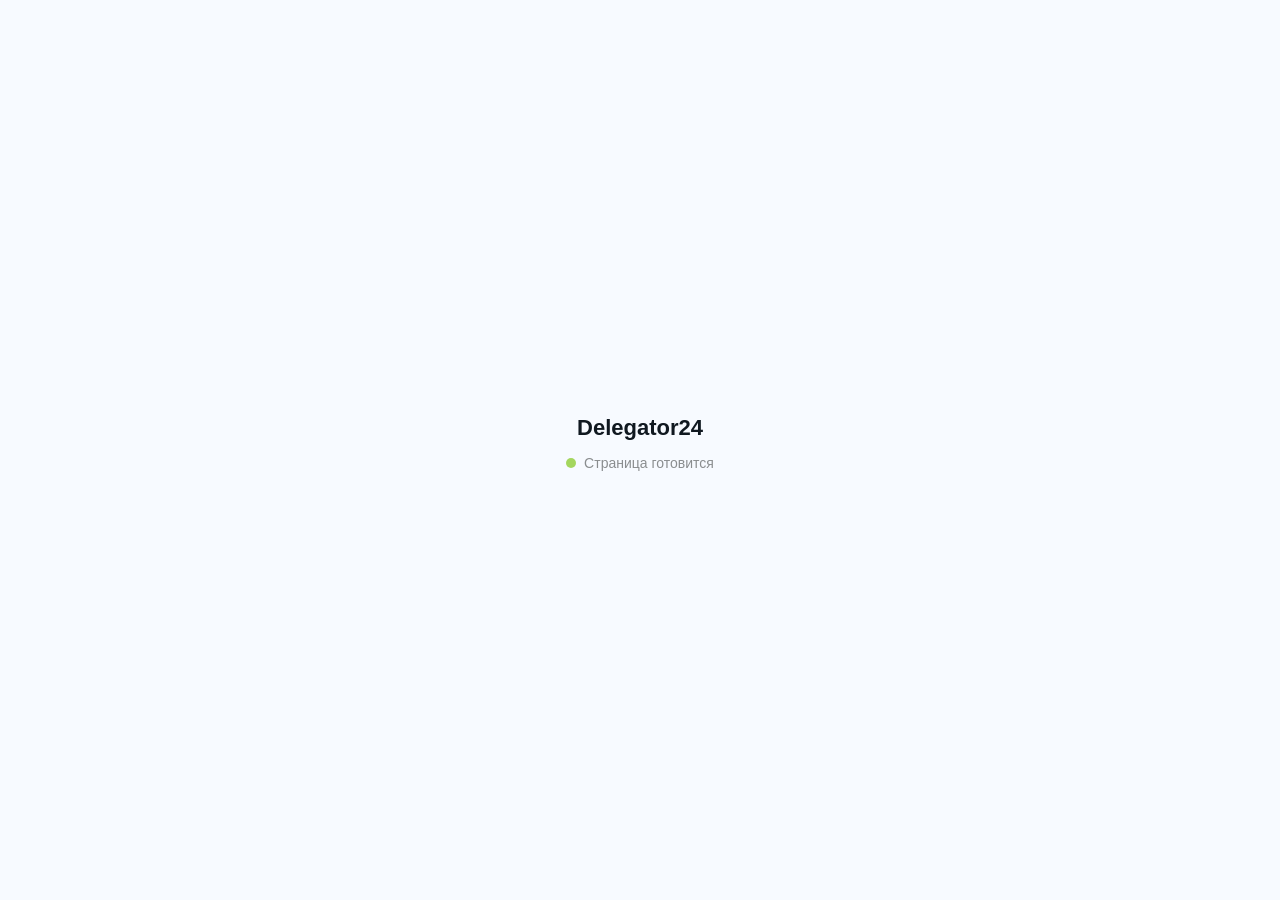
<file: index.html>
<!DOCTYPE html>
<html lang="ru">
<head>
  <meta charset="UTF-8">
  <meta name="viewport" content="width=device-width, initial-scale=1">
  <meta name="robots" content="noindex">
  <title>Delegator24</title>
  <style>
    body { margin:0; min-height:100vh; display:flex; align-items:center; justify-content:center;
           font-family:-apple-system,Segoe UI,Roboto,sans-serif; background:#f7faff; color:#101820; }
    .box { text-align:center; }
    .dot { width:10px; height:10px; border-radius:50%; background:#a4d65e; display:inline-block;
           margin-right:8px; animation:p 1.6s ease-in-out infinite; }
    @keyframes p { 0%,100%{opacity:1} 50%{opacity:.3} }
    p { color:#8a8d8f; font-size:14px; }
  </style>
</head>
<body>
  <div class="box">
    <h1 style="font-size:22px;margin:0 0 8px">Delegator24</h1>
    <p><span class="dot"></span>Страница готовится</p>
  </div>
</body>
</html>
</file>
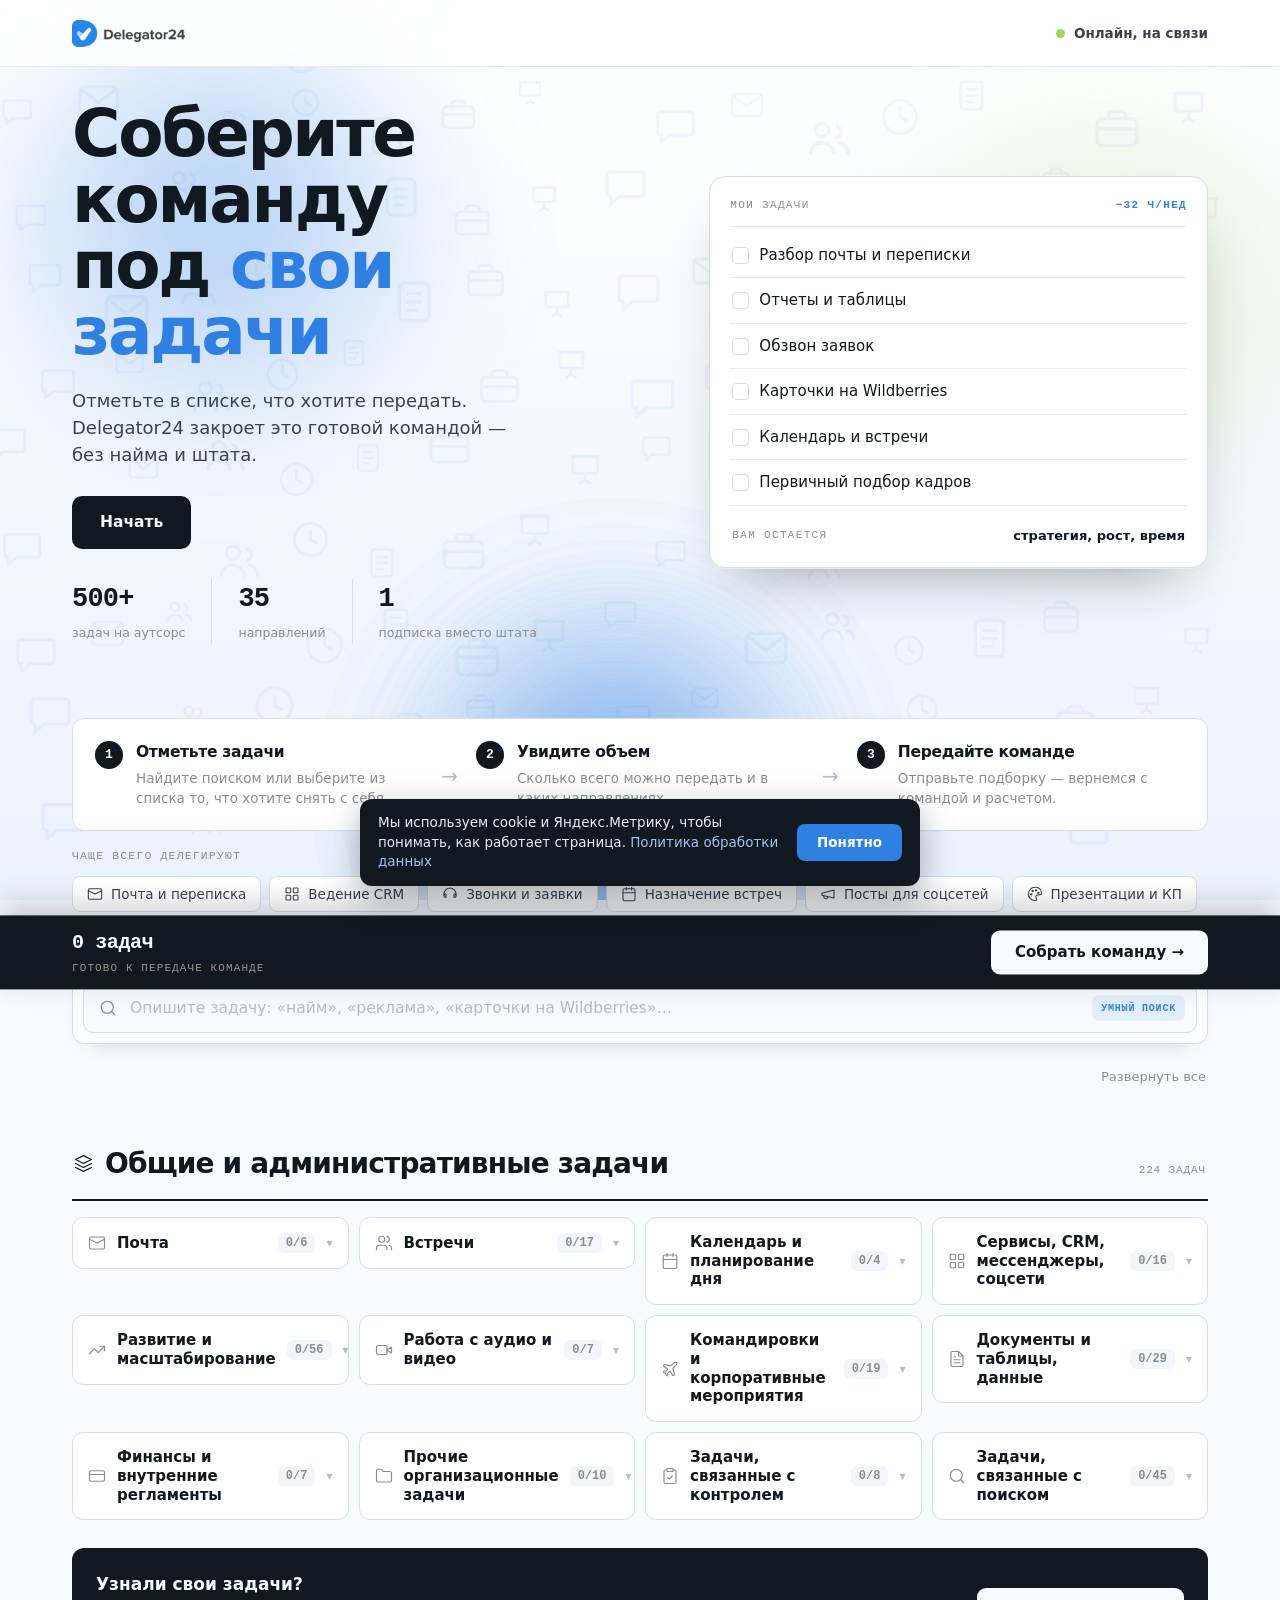
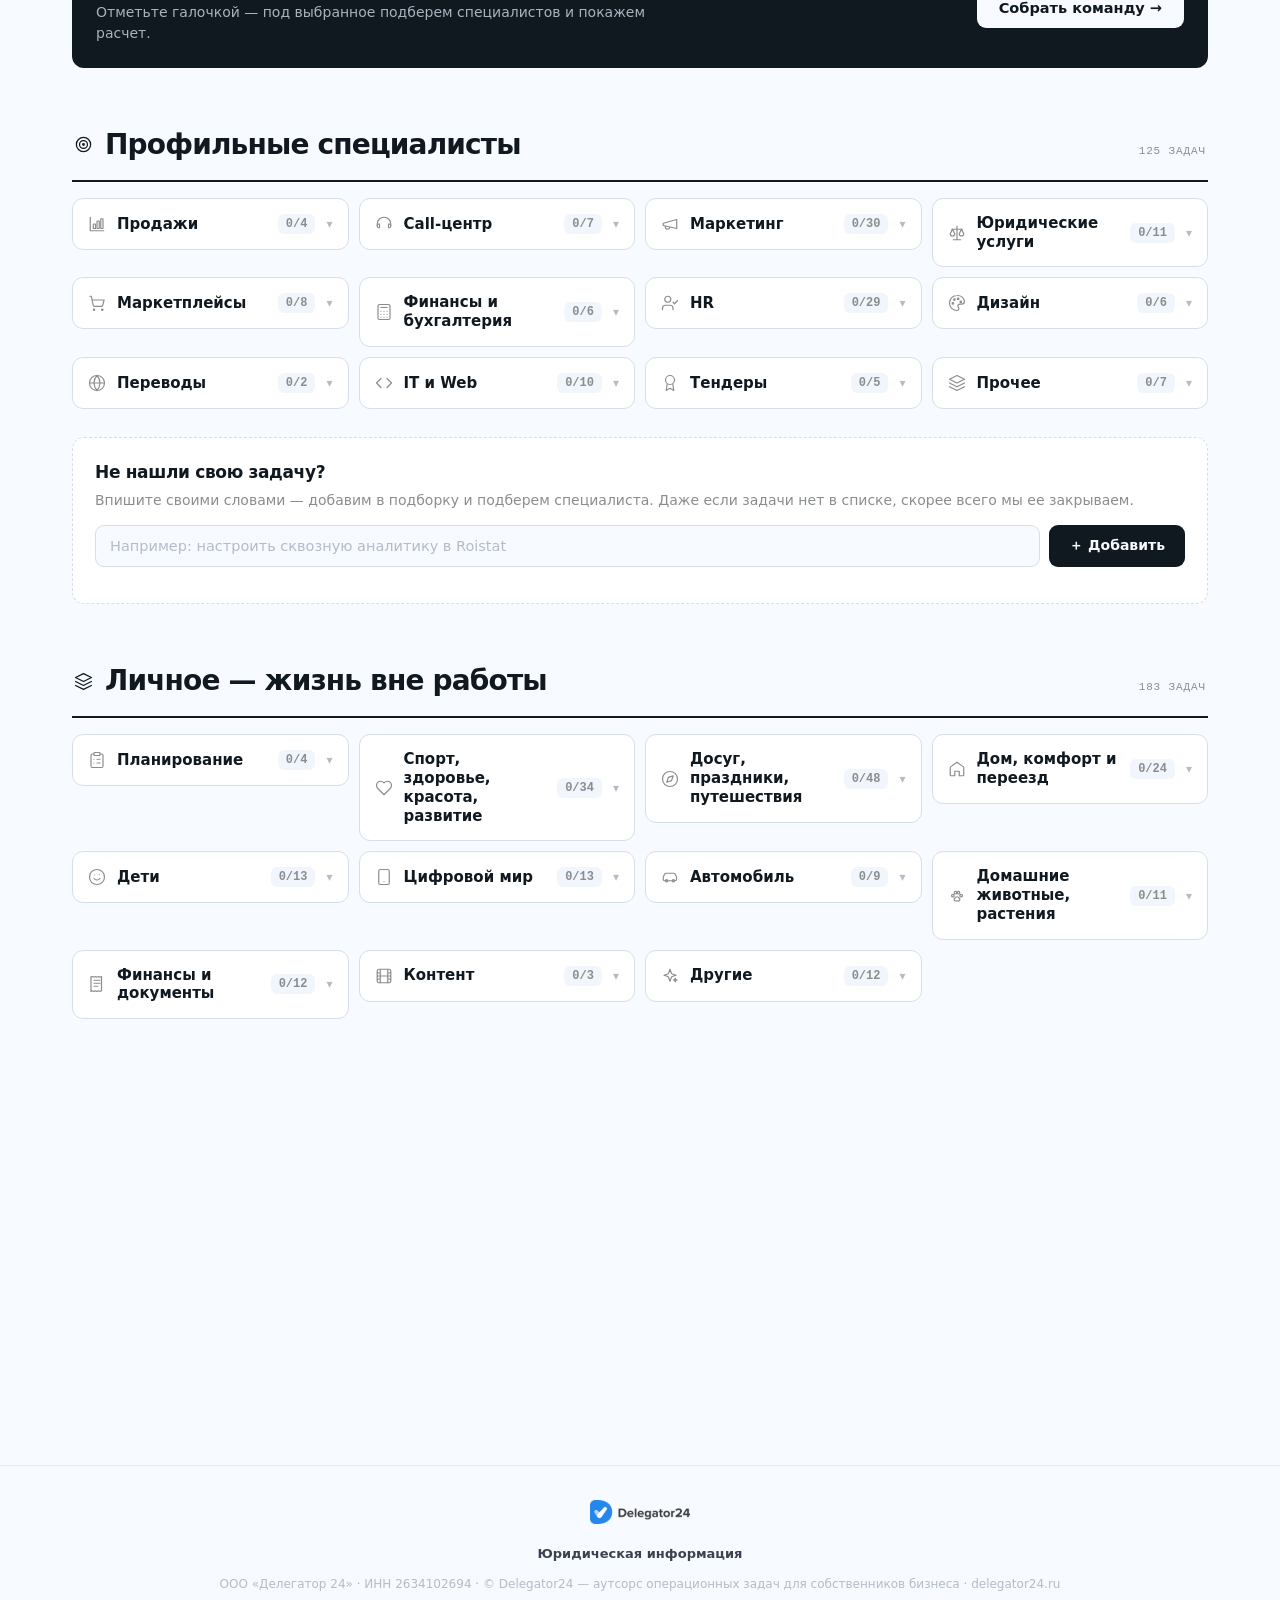
<file: 400-zadach/index.html>
<!DOCTYPE html>
<html lang="ru">
<head>
<meta charset="utf-8">
<meta name="viewport" content="width=device-width, initial-scale=1, viewport-fit=cover">
<meta name="referrer" content="strict-origin-when-cross-origin">
<meta http-equiv="Content-Security-Policy" content="default-src 'self'; script-src 'self' 'unsafe-inline' https://mc.yandex.ru https://yastatic.net https://app.uiscom.ru https://*.uiscom.ru https://*.comagic.ru; style-src 'self' 'unsafe-inline' https://fonts.googleapis.com https://app.uiscom.ru https://*.uiscom.ru https://*.comagic.ru; font-src 'self' https://fonts.gstatic.com https://app.uiscom.ru https://*.uiscom.ru data:; img-src 'self' data: https:; connect-src 'self' https://chat.delegator24.ru https://mc.yandex.ru https://mc.yandex.com https://app.uiscom.ru https://*.uiscom.ru https://*.comagic.ru wss://*.uiscom.ru wss://*.comagic.ru wss://mc.yandex.com wss://mc.yandex.ru; frame-src 'self' https://*.uiscom.ru https://*.comagic.ru https://mc.yandex.ru; media-src 'self' https://*.uiscom.ru https://*.comagic.ru data: blob:; worker-src 'self' blob:; base-uri 'self'; form-action 'self' https://*.uiscom.ru">
<script>if(window.top!==window.self){try{window.top.location=window.self.location;}catch(e){document.documentElement.style.display='none';}}












// появление блоков при скролле. Ждем DOM: этот скрипт живет в head,
// и без ожидания список элементов был пуст — анимация не работала
document.addEventListener('DOMContentLoaded',function(){var els=[].slice.call(document.querySelectorAll('.stat,.zhead,.cat,.midcta,.cases,.custombox,.pteaser,.final'));
els.forEach(function(e){e.classList.add('rv');});
function show(e){e.classList.add('in');}
if('IntersectionObserver' in window){
 var io=new IntersectionObserver(function(en){en.forEach(function(x){if(x.isIntersecting){show(x.target);io.unobserve(x.target);}});},{threshold:0,rootMargin:'0px 0px -12% 0px'});
 els.forEach(function(e){io.observe(e);});
}else els.forEach(show);});

// плавный инерционный скролл
(function(){
 if(matchMedia('(pointer:coarse)').matches)return;
 var target=window.scrollY,current=window.scrollY,running=false;
 function maxY(){return Math.max(0,document.documentElement.scrollHeight-window.innerHeight);}
 function loop(){current+=(target-current)*0.11;
  if(Math.abs(target-current)<0.4){current=target;window.scrollTo({top:current,behavior:'instant'});running=false;return;}
  window.scrollTo({top:current,behavior:'instant'});requestAnimationFrame(loop);}
 addEventListener('wheel',function(e){
  if(e.ctrlKey)return;
  if(e.target.closest&&e.target.closest('.ov,.mlist'))return;
  e.preventDefault();
  var d=e.deltaY;if(e.deltaMode===1)d*=16;else if(e.deltaMode===2)d*=window.innerHeight;
  target=Math.max(0,Math.min(maxY(),target+d));
  if(!running){running=true;current=window.scrollY;requestAnimationFrame(loop);}
 },{passive:false});
 addEventListener('scroll',function(){if(!running){target=window.scrollY;current=window.scrollY;}});
})();
</script>
<title>500+ задач, которые можно делегировать — Delegator24</title>
<meta name="description" content="Опишите задачу своими словами — найдем готовые варианты. Отметьте, что висит на вас лично, и увидите, сколько времени можно вернуть. Команда специалистов Delegator24 без найма и штата.">
<meta property="og:title" content="500+ задач, которые можно снять с себя">
<meta property="og:description" content="Отметьте свои задачи — соберем под них команду Delegator24. Без найма, без раздутого штата.">
<link rel="canonical" href="https://start.delegator24.ru/400-zadach/">
<meta property="og:image" content="https://start.delegator24.ru/400-zadach/og.png">
<meta property="og:image:width" content="1200">
<meta property="og:image:height" content="630">
<meta property="og:type" content="website">
<link rel="icon" type="image/png" href="favicon-d24.png">
<link rel="apple-touch-icon" href="favicon-d24.png">
<link rel="preconnect" href="https://fonts.googleapis.com"><link rel="preconnect" href="https://fonts.gstatic.com" crossorigin>
<link href="https://fonts.googleapis.com/css2?family=Golos+Text:wght@400;500;600;700;800;900&family=JetBrains+Mono:wght@500;600;700&display=swap" rel="stylesheet">
<!-- Yandex.Metrika counter -->
<script type="text/javascript">
(function(m,e,t,r,i,k,a){m[i]=m[i]||function(){(m[i].a=m[i].a||[]).push(arguments)};m[i].l=1*new Date();
for(var j=0;j<document.scripts.length;j++){if(document.scripts[j].src===r){return;}}
k=e.createElement(t),a=e.getElementsByTagName(t)[0],k.async=1,k.src=r,a.parentNode.insertBefore(k,a)})
(window,document,"script","https://mc.yandex.ru/metrika/tag.js","ym");
ym(39533920,"init",{clickmap:true,trackLinks:true,accurateTrackBounce:true});
</script>
<noscript><div><img src="https://mc.yandex.ru/watch/39533920" style="position:absolute;left:-9999px;" alt=""></div></noscript>
<!-- /Yandex.Metrika counter -->
<style>
:root{
 --paper:#f7faff;--paper2:#eef4fc;--card:#ffffff;--card2:#f1f6fd;
 --ink:#101820;--ink2:#3a4250;--muted:#8a8d8f;--faint:#b4bcc7;
 --line:#e6ecf4;--line2:#d6deea;
 --accent:#307fe2;--accent-d:#2568c2;--accent-soft:#e3eefb;
 --green:#a4d65e;--green-d:#8cc23f;--ok:#2f7d4f;
 --mono:'JetBrains Mono',ui-monospace,SFMono-Regular,Menlo,monospace;
 --disp:'Golos Text',system-ui,sans-serif;
}
*{box-sizing:border-box;margin:0;padding:0}
html{scroll-behavior:smooth}
body{font-family:var(--disp);background:var(--paper);color:var(--ink2);line-height:1.5;
 -webkit-font-smoothing:antialiased;padding-bottom:96px;overflow-x:hidden}
.wrap{max-width:1180px;margin:0 auto;padding:0 22px}
a{color:var(--accent);text-decoration:none}
b,strong{font-weight:700}
mark{background:var(--accent-soft);color:var(--ink);border-radius:3px;padding:0 2px}
.num{font-family:var(--mono);font-feature-settings:"tnum" 1;letter-spacing:-.02em}

/* фон: фирменный — дрейфующие пятна + слой иконок */
.bg{position:fixed;inset:0;z-index:-2;overflow:hidden;background:linear-gradient(180deg,#ffffff,#eaf2fd)}
.bg::before,.bg::after,.bg span{content:"";position:absolute;border-radius:50%;filter:blur(58px);will-change:transform;display:block}
.bg::before{width:46vw;height:46vw;left:-6vw;top:-6vw;background:radial-gradient(circle,rgba(48,127,226,.40),transparent 62%);animation:drift1 19s ease-in-out infinite}
.bg::after{width:40vw;height:40vw;right:-6vw;top:6vh;background:radial-gradient(circle,rgba(164,214,94,.38),transparent 62%);animation:drift2 23s ease-in-out infinite}
.bg span{width:40vw;height:40vw;left:28vw;bottom:-12vw;background:radial-gradient(circle,rgba(48,127,226,.30),transparent 62%);animation:drift3 21s ease-in-out infinite}
@keyframes drift1{0%,100%{transform:translate(0,0) scale(1)}50%{transform:translate(24vw,16vh) scale(1.18)}}
@keyframes drift2{0%,100%{transform:translate(0,0) scale(1)}50%{transform:translate(-22vw,20vh) scale(1.14)}}
@keyframes drift3{0%,100%{transform:translate(0,0) scale(1)}50%{transform:translate(18vw,-18vh) scale(1.22)}}
@media (prefers-reduced-motion:reduce){.bg::before,.bg::after,.bg span{animation:none}}
.bg-ico{position:fixed;inset:0;z-index:-1;overflow:hidden;pointer-events:none}
.bg-ico .fi{position:absolute;display:block;color:var(--accent);opacity:.065;animation-name: float;animation-timing-function:ease-in-out;animation-iteration-count:infinite;will-change:transform}
.bg-ico .fi svg{width:100%;height:100%;display:block;stroke:currentColor;fill:none;stroke-width:1.6;stroke-linecap:round;stroke-linejoin:round}
@keyframes float{0%,100%{transform:translateY(0) rotate(calc(var(--rot,8deg)*-.4))}50%{transform:translateY(-17px) rotate(var(--rot,8deg))}}
@media (prefers-reduced-motion:reduce){.bg-ico .fi{animation:none}}

/* reveal */
.rv{opacity:0;transform:translateY(22px);transition:opacity .6s cubic-bezier(.2,.8,.2,1),transform .6s cubic-bezier(.2,.8,.2,1)}
.rv.in{opacity:1;transform:none}

/* иконки */
.ic{width:1em;height:1em;display:block;flex:0 0 auto}
.persona,.pop-chip{display:inline-flex;align-items:center;gap:8px}
.persona .ic,.pop-chip .ic{width:16px;height:16px}
.cat-ic{display:inline-flex;color:var(--muted);transition:color .16s}
.cat-ic .ic{width:18px;height:18px}
.cat.has-sel .cat-ic{color:var(--accent)}
.zhead .zi{display:inline-flex;color:var(--ink)}
.zhead .zi .ic{width:19px;height:19px}
.case-ic .ic,.pteaser-head .em .ic{width:22px;height:22px}
.pteaser-head .em{display:inline-flex;color:var(--muted)}
.search .si{display:inline-flex;color:var(--muted)}
.search .si .ic{width:18px;height:18px}
.final .fbtn .ic{width:18px;height:18px}
.mbtns a,.mbtns button{display:flex;align-items:center;justify-content:center;gap:8px}
.mbtns .ic{width:18px;height:18px}
.msuccess .em{display:flex;justify-content:center;color:var(--ok)}
.msuccess .em .ic{width:44px;height:44px}
.pop-t .ic{width:15px;height:15px;color:var(--ink)}

/* header */
.top{background:rgba(255,255,255,.82);backdrop-filter:blur(10px);-webkit-backdrop-filter:blur(10px);
 border-bottom:1px solid var(--line);position:sticky;top:0;z-index:40}
.top .wrap{display:flex;align-items:center;justify-content:space-between;height:66px}
.brand{display:inline-flex;align-items:center;text-decoration:none}
.brand img{height:27px;width:auto;display:block}
.brand:hover{opacity:.82}
.online{display:inline-flex;align-items:center;gap:9px;font-size:13.5px;font-weight:600;color:var(--ink2)}
.online .dot{width:9px;height:9px;border-radius:50%;background:var(--green);box-shadow:0 0 0 0 rgba(164,214,94,.55);animation:pulse 1.9s ease-out infinite}
@keyframes pulse{0%{box-shadow:0 0 0 0 rgba(164,214,94,.55)}70%{box-shadow:0 0 0 9px rgba(164,214,94,0)}100%{box-shadow:0 0 0 0 rgba(164,214,94,0)}}

/* hero */
.hero{padding:34px 0 40px}
.hero-fx{display:none}
.hero-grid{display:grid;grid-template-columns:1.08fr .92fr;gap:52px;align-items:center}
.hero-left .kick{display:inline-block;font-family:var(--mono);font-size:11.5px;font-weight:600;text-transform:uppercase;
 letter-spacing:.14em;color:var(--muted);padding-bottom:16px;border-bottom:1px solid var(--line2);margin-bottom:22px}
.hero-left h1{font-family:var(--disp);font-size:clamp(38px,5.4vw,66px);font-weight:800;line-height:1.0;
 letter-spacing:-.035em;color:var(--ink);margin-bottom:22px}
.hero-left h1 .hl{color:var(--accent)}
.hero-left .sub{font-size:clamp(16px,1.6vw,18px);color:var(--ink2);max-width:440px;margin-bottom:28px}
.hero-actions{margin-bottom:30px}
.hero-cta{display:inline-flex;align-items:center;gap:9px;background:var(--ink);color:var(--paper);font-weight:600;
 font-size:15.5px;padding:15px 28px;border-radius:10px;transition:transform .12s,background .15s}
.hero-cta:hover{background:#000;transform:translateY(-1px)}
.hero-cta:active{transform:translateY(0)}
.stats{display:flex;gap:0;flex-wrap:wrap}
.stat{padding-right:26px;margin-right:26px;border-right:1px solid var(--line2)}
.stat:last-child{border-right:none;margin-right:0;padding-right:0}
.stat b{display:block;font-family:var(--mono);font-size:27px;font-weight:600;color:var(--ink);letter-spacing:-.03em}
.stat span{font-size:12.5px;color:var(--muted)}

/* hero-side: редакционный реестр (не телефон) */
.hero-right{display:block}
.ledger{background:var(--card);border:1px solid var(--line2);border-radius:16px;padding:20px 20px 8px;
 box-shadow:0 1px 0 var(--line),0 30px 55px -30px rgba(16,24,32,.42);animation:ledgerFloat 7s ease-in-out infinite}
@keyframes ledgerFloat{0%,100%{transform:translateY(0) rotate(-.4deg)}50%{transform:translateY(-11px) rotate(.5deg)}}
.ledger-head{display:flex;align-items:center;justify-content:space-between;font-family:var(--mono);font-size:11px;
 text-transform:uppercase;letter-spacing:.12em;color:var(--muted);padding-bottom:12px;border-bottom:1px solid var(--line)}
.led-free{color:var(--accent);font-weight:600}
.ledger-list{padding:6px 0}
.led-row{display:flex;align-items:center;gap:10px;padding:11px 2px;font-size:15px;color:var(--ink);
 border-bottom:1px solid var(--line);position:relative;animation:led 9s cubic-bezier(.4,0,.2,1) infinite;animation-delay:calc(var(--i)*1.3s)}
.led-row::before{content:"";width:15px;height:15px;border:1.5px solid var(--line2);border-radius:4px;flex:0 0 auto;
 animation:ledbox 9s cubic-bezier(.4,0,.2,1) infinite;animation-delay:calc(var(--i)*1.3s)}
.led-row span{flex:1 1 auto}
.led-row em{font-style:normal;font-family:var(--mono);font-size:10.5px;text-transform:uppercase;letter-spacing:.1em;
 color:var(--accent);opacity:0;animation:ledgo 9s cubic-bezier(.4,0,.2,1) infinite;animation-delay:calc(var(--i)*1.3s)}
@keyframes led{0%,52%{color:var(--ink)}60%{color:var(--ink)}70%,100%{color:var(--faint);text-decoration:line-through}}
@keyframes ledbox{0%,52%{background:transparent;border-color:var(--line2)}62%{background:var(--accent);border-color:var(--accent)}70%,100%{background:var(--accent);border-color:var(--accent)}}
@keyframes ledgo{0%,54%{opacity:0}62%,100%{opacity:1}}
.ledger-foot{display:flex;align-items:center;justify-content:space-between;padding:14px 2px;font-size:13px}
.ledger-foot span{font-family:var(--mono);font-size:11px;text-transform:uppercase;letter-spacing:.12em;color:var(--muted)}
.ledger-foot b{color:var(--ink);font-weight:600}

/* как это работает — 3 шага */
.how{display:flex;align-items:flex-start;gap:18px;margin-top:34px;padding:22px 22px;background:var(--card);
 border:1px solid var(--line2);border-radius:12px}
.how-step{flex:1;display:flex;gap:13px;align-items:flex-start}
.how-n{flex:0 0 auto;width:28px;height:28px;border-radius:50%;background:var(--ink);color:var(--paper);
 font-family:var(--mono);font-size:13px;font-weight:600;display:flex;align-items:center;justify-content:center}
.how-t b{display:block;font-family:var(--disp);font-size:15.5px;font-weight:700;color:var(--ink);margin-bottom:5px;letter-spacing:-.02em}
.how-t p{font-size:13.5px;color:var(--muted);line-height:1.45}
.how-arrow{flex:0 0 auto;color:var(--faint);font-size:20px;line-height:1;padding-top:3px;align-self:center}
@media(max-width:760px){.how{flex-direction:column;gap:18px;padding:20px}.how-arrow{display:none}}

/* популярное */
.pop{margin-top:16px}
.pop-t{display:flex;align-items:center;gap:8px;font-family:var(--mono);font-size:11.5px;text-transform:uppercase;
 letter-spacing:.1em;color:var(--muted);margin-bottom:12px}
.pop-chips{display:flex;flex-wrap:wrap;gap:8px}
.pop-chip{font-family:var(--disp);font-size:13.5px;font-weight:500;cursor:pointer;padding:9px 14px;border-radius:8px;
 border:1px solid var(--line2);background:var(--card);color:var(--ink2);transition:.14s}
.pop-chip:hover{border-color:var(--ink);color:var(--ink)}
.pop-chip.on{background:var(--accent);border-color:var(--accent);color:#fff}
.pop-chip.on .ic{color:#fff}
.pop-chip.on::before{content:"✓ "}

/* controls */
.controls{position:sticky;top:66px;z-index:30;padding:10px;margin:16px 0 0;border-radius:12px;
 background:rgba(255,255,255,.86);backdrop-filter:blur(10px);-webkit-backdrop-filter:blur(10px);border:1px solid var(--line2);box-shadow:0 10px 26px -20px rgba(16,24,32,.4)}
.filters{margin:12px 0 4px;display:flex;flex-direction:column;gap:12px}
.search{position:relative;margin-bottom:0}
.search input{width:100%;padding:15px 122px 15px 46px;border:1.5px solid var(--line2);border-radius:10px;font-size:15.5px;
 font-family:var(--disp);background:var(--paper);color:var(--ink);outline:none;transition:.15s}
.search input::placeholder{color:var(--faint)}
.search input:focus{border-color:var(--accent);box-shadow:rgba(48,127,226,.16) 0 0 0 4px;background:#fff}
.search .si{position:absolute;left:16px;top:50%;transform:translateY(-50%)}
.search .smart{position:absolute;right:12px;top:50%;transform:translateY(-50%);font-family:var(--mono);font-size:10px;
 font-weight:600;text-transform:uppercase;letter-spacing:.08em;color:var(--accent);background:var(--accent-soft);padding:5px 9px;border-radius:6px}
.personas{display:flex;flex-wrap:wrap;gap:8px}
.persona{font-family:var(--disp);font-size:13.5px;font-weight:500;white-space:nowrap;cursor:pointer;
 padding:8px 14px;border-radius:8px;border:1px solid transparent;background:transparent;color:var(--muted);transition:.14s}
.persona:hover{color:var(--ink);background:var(--card2)}
.persona.active{background:var(--ink);border-color:var(--ink);color:var(--paper)}
.persona.active .ic{color:var(--paper)}
.subctrl{display:flex;justify-content:space-between;align-items:center;margin:11px 2px 0;font-size:13px;min-height:18px}
.subctrl .found{font-family:var(--mono);font-size:12px;color:var(--muted)}
.subctrl .found b{color:var(--accent)}
.subctrl .links{display:flex;gap:18px}
.subctrl .link{color:var(--muted);cursor:pointer;font-weight:500}
.subctrl .link:hover{color:var(--ink)}

/* zones */
.zone{margin-top:56px}
.zhead{display:flex;align-items:baseline;gap:12px;padding:0 2px 14px;margin-bottom:16px;border-bottom:2px solid var(--ink)}
.zhead .zi{align-self:center}
.zhead h2{font-family:var(--disp);font-size:clamp(21px,2.4vw,28px);font-weight:800;letter-spacing:-.03em;color:var(--ink);flex:1}
.zhead .zn{font-family:var(--mono);font-size:11px;text-transform:uppercase;letter-spacing:.08em;color:var(--muted)}

/* categories */
.cat-grid{display:grid;grid-template-columns:repeat(auto-fill,minmax(250px,1fr));gap:10px;align-items:start}
.cat{background:var(--card);border:1px solid var(--line2);border-radius:11px;overflow:hidden;transition:.15s}
.cat:hover{border-color:var(--ink)}
.cat.hide{display:none}
.cat.open{grid-column:1/-1;border-color:var(--accent);box-shadow:0 0 0 1px var(--accent)}
.cat-head{width:100%;display:flex;align-items:center;gap:11px;padding:15px;background:none;border:none;
 font-family:var(--disp);font-size:15px;font-weight:600;color:var(--ink);cursor:pointer;text-align:left}
.cat-ic{flex:0 0 auto}
.cat-name{flex:1 1 auto;line-height:1.25}
.cat-cnt{font-family:var(--mono);font-size:12px;color:var(--muted);background:var(--card2);padding:3px 8px;border-radius:6px;flex:0 0 auto}
.cat.has-sel .cat-cnt{background:var(--accent-soft);color:var(--accent)}
.chev{color:var(--faint);transition:transform .2s;flex:0 0 auto;font-size:12px}
.cat.open .chev{transform:rotate(180deg)}
.cat-body{display:none;padding:0 8px 8px;border-top:1px solid var(--line)}
.cat.open .cat-body{display:block;padding-top:6px;animation:catopen .22s ease}
@keyframes catopen{from{opacity:0;transform:translateY(-4px)}to{opacity:1;transform:none}}
.tasks{display:grid;grid-template-columns:1fr;gap:1px}
.cat.open .tasks{grid-template-columns:repeat(auto-fill,minmax(340px,1fr))}
.task{display:flex;align-items:flex-start;gap:11px;padding:10px 11px;border-radius:8px;cursor:pointer;transition:background .12s,box-shadow .12s}
.task.hide{display:none}
.task:hover{background:var(--accent-soft);box-shadow:inset 3px 0 0 var(--accent)}
.task input{appearance:none;-webkit-appearance:none;width:20px;height:20px;flex:0 0 auto;margin-top:1px;
 border:1.5px solid var(--line2);border-radius:5px;cursor:pointer;position:relative;transition:.12s;background:var(--paper)}
.task input:checked{background:var(--accent);border-color:var(--accent)}
.task input:checked::after{content:"✓";position:absolute;inset:0;color:#fff;font-size:13px;font-weight:700;display:flex;align-items:center;justify-content:center}
.task .tx{flex:1 1 auto;font-size:14px;color:var(--ink2);line-height:1.42}
.task:hover .tx{color:var(--ink)}
.task input:checked ~ .tx{color:var(--ink)}
.task .add{flex:0 0 auto;font-size:16px;color:var(--faint);font-weight:600;line-height:1}
.task:hover .add{color:var(--accent)}

/* mid cta */
.midcta{background:var(--ink);color:var(--paper);border-radius:12px;padding:24px;margin:28px 0;
 display:flex;align-items:center;justify-content:space-between;gap:18px;flex-wrap:wrap}
.midcta .t{font-family:var(--disp);font-size:17px;font-weight:600;max-width:560px}
.midcta .t span{color:#aab2be;font-weight:400;font-size:14px;display:block;margin-top:4px}
.midcta button{font-family:var(--disp);background:var(--paper);color:var(--ink);border:none;font-weight:600;font-size:14.5px;
 padding:12px 22px;border-radius:9px;cursor:pointer;white-space:nowrap;transition:transform .12s}
.midcta button:hover{transform:translateY(-1px)}

/* custombox */
.custombox{background:var(--card);border:1px dashed var(--line2);border-radius:12px;padding:22px;margin:28px 0}
.custombox h3{font-family:var(--disp);font-size:17px;font-weight:700;margin-bottom:5px;color:var(--ink);letter-spacing:-.02em}
.custombox p{font-size:14px;color:var(--muted);margin-bottom:14px}
.custom-in{display:flex;gap:9px}
/* min-width:0: иначе input не сжимается под placeholder и раздувает страницу на узких экранах */
.custom-in input{flex:1;min-width:0;padding:12px 14px;border:1.5px solid var(--line2);border-radius:9px;font-size:14.5px;font-family:var(--disp);
 background:var(--paper);color:var(--ink);outline:none}
.custom-in input::placeholder{color:var(--faint)}
.custom-in input:focus{border-color:var(--accent);box-shadow:rgba(48,127,226,.16) 0 0 0 3px}
.custom-in button{font-family:var(--disp);background:var(--ink);color:var(--paper);border:none;font-weight:600;font-size:14px;padding:0 20px;border-radius:9px;cursor:pointer;white-space:nowrap}
.custom-chips{display:flex;flex-wrap:wrap;gap:8px;margin-top:14px}
.chip{display:inline-flex;align-items:center;gap:8px;background:var(--accent-soft);color:var(--accent-d);font-size:13.5px;font-weight:500;padding:7px 12px;border-radius:8px;border:1px solid #cdd3ff}
.chip b{cursor:pointer;color:var(--accent);font-size:15px;line-height:1;opacity:.6}
.chip b:hover{opacity:1}

/* pteaser */
.pteaser{background:var(--card);border:1px solid var(--line2);border-radius:12px;margin:26px 0;overflow:hidden}
.pteaser-head{padding:20px;display:flex;align-items:center;gap:14px;cursor:pointer}
.pteaser-head .em{color:var(--muted)}
.pteaser-head .t b{font-family:var(--disp);font-size:16px;font-weight:700;display:block;color:var(--ink)}
.pteaser-head .t span{font-size:13.5px;color:var(--muted)}
.pteaser-head .chev{margin-left:auto;color:var(--faint)}
.pteaser.open .chev{transform:rotate(180deg)}
.pteaser-body{display:none;padding:0 14px 14px}
.pteaser.open .pteaser-body{display:block}
.pteaser .cat-grid{margin-top:2px}

/* empty */
.empty{background:var(--card);border:1px solid var(--line2);border-radius:12px;text-align:center;padding:36px 22px;margin-top:6px;display:none}
.empty.show{display:block}
.empty p{color:var(--muted);margin-bottom:16px;font-size:15px}
.empty b{color:var(--ink);font-weight:700}
.empty button{font-family:var(--disp);background:var(--ink);color:var(--paper);border:none;font-weight:600;font-size:14.5px;padding:12px 22px;border-radius:9px;cursor:pointer}

/* final */
.final{border-radius:24px;padding:60px 28px;margin:48px 0 34px;text-align:center;background:var(--ink);color:#fff;position:relative}
.final::after{content:"";position:absolute;left:52px;bottom:-14px;width:0;height:0;border-left:15px solid transparent;border-right:15px solid transparent;border-top:16px solid var(--ink)}
.final h2{font-family:var(--disp);font-size:clamp(27px,4vw,44px);font-weight:800;margin-bottom:14px;color:#fff;letter-spacing:-.035em;line-height:1.02}
.final p{color:#aab2be;max-width:520px;margin:0 auto 28px;font-size:16px}
.final .fbtn{display:inline-flex;align-items:center;gap:9px;background:#fff;color:var(--ink);font-weight:600;font-size:16px;
 padding:16px 32px;border-radius:10px;border:none;font-family:var(--disp);cursor:pointer;transition:transform .12s}
.final .fbtn:hover{transform:translateY(-2px)}
.final .note{margin-top:16px;font-family:var(--mono);font-size:12px;text-transform:uppercase;letter-spacing:.06em;color:#8a8d8f}

footer{padding:34px 0 44px;color:var(--muted);font-size:13px;border-top:1px solid var(--line);margin-top:22px;text-align:center}
footer b{color:var(--ink2);font-weight:600}
.foot-logo{display:inline-block;margin-bottom:14px}
.foot-logo img{height:24px;width:auto;display:block;margin:0 auto;transition:opacity .15s}
.foot-logo:hover img{opacity:.82}
.foot-legal{margin-bottom:12px}
.foot-legal a{color:var(--ink2);font-size:13px;font-weight:600;text-decoration:none;transition:color .15s}
.foot-legal a:hover{color:var(--accent)}
.foot-copy{font-size:12px;color:var(--faint)}

/* sticky bar */
.bar{position:fixed;left:0;right:0;bottom:0;z-index:50;background:var(--ink);color:var(--paper);
 box-shadow:0 -10px 30px rgba(26,24,21,.22);transform:translateY(120%);transition:transform .28s cubic-bezier(.2,.8,.2,1)}
.bar.show{transform:none}
.bar-fill{position:absolute;top:0;left:0;height:2px;width:0;background:var(--accent);transition:width .5s cubic-bezier(.2,.8,.2,1)}
.bar .wrap{display:flex;align-items:center;justify-content:space-between;gap:14px;padding:13px 22px;padding-bottom:calc(13px + env(safe-area-inset-bottom))}
.bar .info b{font-family:var(--mono);font-size:20px;font-weight:600;color:#fff;letter-spacing:-.02em}
.bar .info .h{font-family:var(--mono);font-size:11px;text-transform:uppercase;letter-spacing:.1em;color:#9a968b;display:block;margin-top:2px}
.bar button{font-family:var(--disp);background:var(--paper);color:var(--ink);border:none;font-weight:600;font-size:15px;padding:13px 24px;border-radius:9px;cursor:pointer;white-space:nowrap;transition:transform .12s}
.bar button:hover{transform:translateY(-1px)}

   Светлые переменные (--card / --ink) тут использовать НЕЛЬЗЯ: белое на белом. */
.lf{max-width:560px;margin:0 auto;text-align:left}
.lf-bar{height:3px;border-radius:2px;background:rgba(255,255,255,.12);margin-bottom:18px;overflow:hidden}
.lf-bar i{display:block;height:100%;width:14%;background:var(--accent);border-radius:2px;transition:width .3s}
.lf-cnt{font-size:12.5px;color:#8a8d8f;margin-bottom:10px}
.lf-step{display:none}
.lf-step.on{display:block;animation:lfIn .25s ease}
@keyframes lfIn{from{opacity:0;transform:translateY(6px)}to{opacity:1;transform:none}}
.lf-q{font-size:19px;font-weight:700;color:#fff;margin-bottom:4px;line-height:1.3}
.lf-hint{font-size:13.5px;color:#8a8d8f;margin-bottom:14px}
.lf-chips{display:flex;flex-wrap:wrap;gap:9px}
.lf-chip{display:inline-flex;align-items:center;padding:11px 16px;border-radius:12px;cursor:pointer;
  border:1px solid rgba(255,255,255,.18);background:rgba(255,255,255,.06);color:#dbe2ec;
  font-size:14.5px;user-select:none;transition:all .15s}
.lf-chip:hover{border-color:#9ec3f2;background:rgba(255,255,255,.1)}
.lf-chip input{display:none}
.lf-chip.on{background:var(--accent);border-color:var(--accent);color:#fff;font-weight:600}
.lf-in{width:100%;padding:13px 15px;border-radius:12px;font:inherit;font-size:15px;
  border:1px solid rgba(255,255,255,.18);background:rgba(255,255,255,.06);color:#fff;transition:border-color .15s}
.lf-in:focus{outline:none;border-color:var(--accent);background:rgba(255,255,255,.09)}
.lf-in::placeholder{color:#8a8d8f}
textarea.lf-in{min-height:90px;resize:vertical}
/* Телефон: код страны живет ВНУТРИ поля — иначе автоподстановка браузера
   пишет номер в одно поле, а код остается от другой страны, и выходит каша. */
.lf-tel{position:relative}
.lf-tel .lf-in{padding-left:64px}
.lf-flag{position:absolute;left:1px;top:1px;bottom:1px;width:58px;display:flex;align-items:center;
  justify-content:center;gap:3px;cursor:pointer;border:none;border-right:1px solid rgba(255,255,255,.14);
  background:none;color:#dbe2ec;font-size:17px;border-radius:12px 0 0 12px}
.lf-flag:hover{background:rgba(255,255,255,.07)}
.lf-flag i{font-style:normal;font-size:9px;opacity:.6}
.lf-list{position:absolute;z-index:20;top:calc(100% + 4px);left:0;right:0;max-height:230px;overflow:auto;
  display:none;background:#171f2b;border:1px solid rgba(255,255,255,.16);border-radius:12px;padding:5px}
.lf-list.on{display:block}
.lf-list button{display:flex;width:100%;gap:9px;align-items:center;padding:9px 11px;border:none;
  background:none;color:#dbe2ec;font:inherit;font-size:14px;cursor:pointer;border-radius:8px;text-align:left}
.lf-list button:hover{background:rgba(255,255,255,.09)}
.lf-list b{margin-left:auto;color:#8a8d8f;font-weight:500}
.lf-plain .lf-flag,.lf-plain .lf-list{display:none}
.lf-plain .lf-in{padding-left:15px}
.lf-go-row{display:flex;gap:10px;flex-wrap:wrap}
.lf-go-row .lf-go{flex:1;min-width:180px;justify-content:center;font-size:15px;padding:14px 16px}
.lf-f{margin-bottom:13px}
.lf-lbl{display:block;font-size:13.5px;font-weight:600;color:#dbe2ec;margin-bottom:6px}
.lf-own{margin-top:9px;display:none}
.lf-own.show{display:block}
.lf-nav{display:flex;gap:10px;margin-top:20px;align-items:center}
.lf-next{flex:1;justify-content:center}
.lf-back{background:none;border:none;color:#8a8d8f;font:inherit;font-size:14px;cursor:pointer;padding:10px 4px}
.lf-back:hover{color:var(--accent)}
.lf-next[disabled]{opacity:.4;pointer-events:none}
.lf-cs{margin:16px 0 4px}
.lf-cs .cs-row{display:flex;gap:9px;align-items:flex-start;margin-bottom:9px;font-size:12px;color:#8a8d8f;line-height:1.45}
.lf-cs .cs-row input{margin-top:2px;flex:none}
.lf-cs a{color:#9ec3f2}
.lf-err{color:#ff8787;font-size:13.5px;margin-top:10px;display:none}
.lf-err.show{display:block}
@media(max-width:640px){.lf-q{font-size:17px}.lf-chip{padding:10px 13px;font-size:13.5px}}


/* прикрепленный список в шаге задач */
.lf-attach{background:#eef7ef;border:1.5px solid #cde7d2;border-radius:10px;padding:10px 14px;margin-bottom:12px}
.lf-attach summary{cursor:pointer;font-size:13.5px;color:#2c7a3f;list-style:none}
.lf-attach summary::-webkit-details-marker{display:none}
.lf-attach-list{margin-top:9px;max-height:150px;overflow-y:auto;font-size:13px;color:#3f4a55;line-height:1.55}
/* форма в светлой модалке: перекраска темной темы pochemu-sam */
.modal .lf-q{color:var(--ink)}
.modal .lf-cnt,.modal .lf-hint,.modal .lf-in::placeholder,.modal .lf-list b{color:#7a8492}
.modal .lf-bar{background:#e6ebf2}
.modal .lf-chip{background:#f3f6fa;border:1.5px solid #dfe5ee;color:var(--ink)}
.modal .lf-chip:hover{background:#e9f0fa;border-color:#9ec3f2}
.modal .lf-chip.on{background:var(--accent);border-color:var(--accent);color:#fff}
.modal .lf-in{background:#fff;border:1.5px solid #dfe5ee;color:var(--ink)}
.modal .lf-in:focus{background:#fff;border-color:var(--accent)}
.modal .lf-lbl{color:#55606d}
.modal .lf-back{color:#7a8492}
.modal .lf-flag{background:#f3f6fa;border-right:1.5px solid #dfe5ee}
.modal .lf-flag:hover{background:#e9f0fa}
.modal .lf-list{background:#fff;border:1px solid #dfe5ee}
.modal .lf-list button{color:var(--ink)}
.modal .lf-list button:hover{background:#f0f4f9}
.modal .cs-row{color:#55606d}

/* modal */
.ov{position:fixed;inset:0;background:rgba(26,24,21,.5);backdrop-filter:blur(4px);-webkit-backdrop-filter:blur(4px);z-index:60;display:none;align-items:flex-end;justify-content:center}
.ov.show{display:flex}
@media(min-width:640px){.ov{align-items:center}}
.modal{background:var(--paper);border:1px solid var(--line2);width:100%;max-width:560px;max-height:88vh;overflow-y:auto;
 border-radius:14px 14px 0 0;padding:26px;position:relative;box-shadow:0 24px 60px rgba(26,24,21,.3)}
@media(min-width:640px){.modal{border-radius:14px}}
.modal h3{font-family:var(--disp);font-size:23px;font-weight:800;margin-bottom:6px;color:var(--ink);letter-spacing:-.03em}
.modal .lead{color:var(--muted);font-size:14px;margin-bottom:18px}
.mstat{display:flex;gap:10px;margin-bottom:16px}
.mstat div{flex:1;background:var(--card);border:1px solid var(--line2);border-radius:10px;padding:13px 15px}
.mstat b{display:block;font-family:var(--mono);font-size:24px;font-weight:600;color:var(--ink);letter-spacing:-.03em}
.mstat span{font-size:12px;color:var(--muted)}
/* на узком экране сумма в моноширинном рвется на две строки — уменьшаем кегль */
@media(max-width:430px){.mstat{gap:8px}.mstat div{padding:12px 10px}
 .mstat b{font-size:19px;letter-spacing:-.04em}.mstat span{font-size:11.5px}}
.mframe{background:var(--card);border:1px solid var(--line2);border-radius:10px;padding:15px 16px;margin-bottom:16px;font-size:14px;color:var(--ink2)}
.rate-row{display:flex;align-items:center;gap:9px;margin:10px 0;font-size:13.5px;color:var(--muted)}
.rate-row input[type=number]{width:100px;padding:8px 10px;border:1.5px solid var(--line2);border-radius:8px;font-family:var(--mono);font-size:14px;font-weight:600;color:var(--ink);background:var(--paper);outline:none;text-align:right}
.rate-row input[type=number]:focus{border-color:var(--accent);box-shadow:rgba(48,127,226,.16) 0 0 0 3px}
.rate-row .rate-u{margin-left:-2px}
.rate-row b{margin-left:auto;font-family:var(--mono);color:var(--accent);white-space:nowrap;font-weight:700;font-size:16px}
.rate-note{font-size:12px;color:var(--faint);margin-top:8px;line-height:1.4}
.mframe #mMoney{color:var(--accent);font-family:var(--mono)}
.rate-slider{width:100%;-webkit-appearance:none;appearance:none;height:6px;border-radius:3px;background:var(--line2);outline:none;margin:4px 0 0}
.rate-slider::-webkit-slider-thumb{-webkit-appearance:none;appearance:none;width:20px;height:20px;border-radius:50%;background:var(--accent);cursor:pointer;box-shadow:0 2px 7px rgba(48,127,226,.45)}
.rate-slider::-moz-range-thumb{width:20px;height:20px;border:none;border-radius:50%;background:var(--accent);cursor:pointer}
.msgbox{background:var(--card2);border:1px dashed var(--line2);border-radius:10px;padding:13px 15px;margin-bottom:16px;cursor:pointer;transition:.14s}
.msgbox:hover{border-color:var(--accent);background:#fff}
.msgbox .mb-h{font-family:var(--mono);font-size:10px;text-transform:uppercase;letter-spacing:.08em;color:var(--muted);margin-bottom:7px}
.msgbox .mb-t{font-size:13px;color:var(--ink2);line-height:1.5;white-space:pre-line;max-height:130px;overflow:auto}
.mlist-h{font-family:var(--mono);font-size:10px;text-transform:uppercase;letter-spacing:.08em;color:var(--muted);margin:0 0 7px}
.mlist{background:var(--card);border:1px solid var(--line2);border-radius:10px;padding:6px 15px;margin-bottom:18px;max-height:230px;overflow-y:auto;cursor:pointer;transition:border-color .14s}
.mlist:hover{border-color:var(--accent)}
.mlist .mcat{font-family:var(--mono);font-size:11px;font-weight:600;color:var(--muted);text-transform:uppercase;letter-spacing:.06em;margin:12px 0 4px}
.mlist .mitem{font-size:14px;padding:4px 0;color:var(--ink2);display:flex;gap:8px}
.mlist .mitem::before{content:"✓";color:var(--ok);font-weight:700}
.mbtns{display:flex;flex-direction:column;gap:10px}
.mbtns button,.mbtns a{font-family:var(--disp);font-weight:600;font-size:15px;padding:15px;border-radius:10px;text-align:center;cursor:pointer;border:none;display:block;transition:.15s}
.mb-tg{background:var(--accent);color:#fff}
.mb-tg:hover{background:var(--accent-d)}
.mb-ghost{background:var(--card);color:var(--ink2);border:1px solid var(--line2)!important}
.mb-ghost:hover{background:var(--card2)}
.consent{display:flex;flex-direction:column;gap:11px;margin-bottom:16px;padding:14px 15px;background:var(--card2);border:1px solid var(--line2);border-radius:10px}
.consent.shake{animation:csShake .4s;border-color:var(--accent)}
@keyframes csShake{0%,100%{transform:translateX(0)}20%,60%{transform:translateX(-5px)}40%,80%{transform:translateX(5px)}}
.cs-row{display:flex;gap:10px;align-items:flex-start;font-size:12px;line-height:1.45;color:var(--ink2);cursor:pointer}
.cs-row input{margin-top:1px;width:16px;height:16px;flex:0 0 auto;accent-color:var(--accent);cursor:pointer}
.cs-row a{color:var(--accent);text-decoration:none}
.cs-row a:hover{text-decoration:underline}
.mhint{font-size:12.5px;color:var(--faint);text-align:center;margin-top:12px}
.mx{position:absolute;top:16px;right:18px;background:none;border:none;font-size:26px;color:var(--faint);cursor:pointer;line-height:1;padding:0}
.mx:hover{color:var(--ink)}
/* Кнопки квиза. Разметка приехала с «Почему сам» вместе с классами .btn/.btn-accent,
   а сами правила — нет: браузер рисовал системную серую кнопку, в том числе на экране
   выдачи со ссылками на бота. Правила те же, что у донора, чтобы магниты не разъезжались. */
.btn{display:inline-flex;align-items:center;justify-content:center;gap:9px;font-family:var(--disp);
 font-weight:600;font-size:15.5px;line-height:1.2;border:none;border-radius:10px;cursor:pointer;
 padding:14px 28px;text-align:center;text-decoration:none;transition:transform .12s,background .15s}
.btn-accent{background:var(--accent);color:#fff}
.btn-accent:hover{background:var(--accent-d);transform:translateY(-1px)}
.btn-accent:active{transform:translateY(0)}
.btn-ink{background:var(--ink);color:var(--paper)}
.btn-ink:hover{background:#000;transform:translateY(-1px)}
.btn-ghost{background:var(--card);color:var(--ink);border:1px solid var(--line2)}
.btn-ghost:hover{background:var(--card2)}
/* остатки темной темы донора на белом фоне: ссылки согласий и текст ошибки не читались */
.lf-cs a{color:var(--accent)}
.lf-err{color:#c0392b}

/* Заявка — отдельный лист, а не плашка поверх каталога: любой промах мимо окна
   закрывал модалку и уносил с собой ссылки на бота. Разметка та же, меняется режим. */
body.zayavka>.wrap,body.zayavka>footer,body.zayavka .bar,body.zayavka #toast{display:none}
body.zayavka .ov{position:static;display:block;background:none;backdrop-filter:none;
 -webkit-backdrop-filter:none;z-index:auto;padding:34px 16px 70px}
body.zayavka .modal{max-width:600px;margin:0 auto;max-height:none;border:1px solid var(--line);
 border-radius:14px;box-shadow:0 10px 40px rgba(16,24,32,.06)}
body.zayavka .mx{display:none}
@media(max-width:639px){body.zayavka .ov{padding:0 0 60px}
 body.zayavka .modal{border:0;border-radius:0;box-shadow:none;padding:22px 18px 34px}}
.z-back{display:none;align-items:center;gap:7px;background:none;border:none;padding:0;margin:0 0 18px;
 font-family:var(--disp);font-size:14.5px;color:var(--ink2);cursor:pointer;line-height:1}
.z-back:hover{color:var(--accent)}
body.zayavka .z-back{display:inline-flex}
body.zayavka.z-done .z-back{display:none}
.msuccess{text-align:center;padding:16px 4px}
.msuccess h3{font-family:var(--disp);font-size:23px;margin:12px 0 8px;color:var(--ink);font-weight:800;letter-spacing:-.03em}
.msuccess p{color:var(--muted);font-size:15px;max-width:400px;margin:0 auto 18px;line-height:1.5}
.msuccess p b{color:var(--ink);font-weight:700}

.toast{position:fixed;bottom:104px;left:50%;transform:translateX(-50%);background:var(--ink);color:var(--paper);
 padding:12px 22px;border-radius:9px;font-size:14px;font-weight:500;z-index:70;opacity:0;transition:opacity .2s;pointer-events:none}
.toast.show{opacity:1}

/* progress fx */
@keyframes pop{0%{transform:scale(1)}40%{transform:scale(1.13)}100%{transform:scale(1)}}
.bar .info b.pulse{animation:pop .32s ease}
.plusone{position:fixed;z-index:65;font-family:var(--mono);font-weight:600;font-size:12px;text-transform:uppercase;letter-spacing:.08em;
 color:#fff;pointer-events:none;background:var(--ok);padding:4px 10px;border-radius:6px;
 transform:translate(-50%,0);animation:floatUp .9s cubic-bezier(.2,.8,.2,1) forwards}
@keyframes floatUp{0%{opacity:0;transform:translate(-50%,4px)}22%{opacity:1;transform:translate(-50%,-8px)}100%{opacity:0;transform:translate(-50%,-42px)}}

/* адаптив */
@media(max-width:900px){
 .hero-grid{grid-template-columns:1fr;gap:30px}
 .hero-right{display:none}
}
@media(max-width:560px){
 .wrap{padding:0 16px}
 .search input{padding-right:16px}
 .search .smart{display:none}
 .controls{padding:13px;border-radius:11px}
 .cat.open .tasks{grid-template-columns:1fr}
 .stat b{font-size:22px}
 .bar .wrap{padding:11px 16px}
 .bar button{padding:12px 16px;font-size:14px}
 .midcta{padding:20px}
}
@media(prefers-reduced-motion:reduce){
 .rv{opacity:1;transform:none;transition:none}
 .led-row,.led-row::before,.led-row em,.ledger{animation:none}
 .led-row{color:var(--faint)}
}

</style>
<style>
/* умная строка — как на новом сайте: выпадашка под полем поиска */
.qdrop{position:absolute;left:0;right:0;top:calc(100% + 8px);z-index:60;display:none;
 background:var(--card);border:1px solid var(--line2);border-radius:14px;
 box-shadow:0 22px 50px -18px rgba(16,24,32,.28);overflow:hidden;max-height:60vh;
 overflow-y:auto}
.qdrop.on{display:block}
.qdrop .it{display:flex;align-items:baseline;justify-content:space-between;gap:14px;
 padding:12px 18px;cursor:pointer;border-bottom:1px solid var(--line)}
.qdrop .it:last-child{border-bottom:none}
.qdrop .it:hover{background:var(--card2)}
.qdrop .it span{flex:1;font-size:14.5px;color:var(--ink);line-height:1.4}
.qdrop .it i{font-style:normal;font-family:var(--mono);font-size:10.5px;letter-spacing:.08em;
 text-transform:uppercase;color:var(--faint);white-space:nowrap}
.qdrop .it.add{background:var(--accent-soft)}
.qdrop .it.add span{font-weight:600;color:var(--accent-d)}
.qdrop .semh{padding:8px 18px 4px;font-family:var(--mono);font-size:10.5px;letter-spacing:.14em;
 text-transform:uppercase;color:var(--faint);border-top:1px dashed var(--line2)}
@media(max-width:560px){.qdrop .it i{display:none}}
</style>
</head>
<body>
<div class="bg" aria-hidden="true"><span></span><span></span><span></span></div>
<div class="bg-ico" aria-hidden="true"></div>

<div class="top"><div class="wrap">
  <a class="brand" href="https://delegator24.ru" target="_blank" rel="noopener" aria-label="На сайт Delegator24"><img src="logo-d24.png" alt="Delegator24" height="27"></a>
  <div class="online"><span class="dot"></span>Онлайн, на связи</div>
</div></div>

<div class="wrap">
  <section class="hero"><div class="hero-fx" aria-hidden="true"><span></span><span></span><span></span></div>
    <div class="hero-grid">
      <div class="hero-left">
        <h1>Соберите команду<br>под <span class="hl">свои задачи</span></h1>
        <p class="sub">Отметьте в списке, что хотите передать. Delegator24 закроет это готовой командой — без найма и штата.</p>
        <div class="hero-actions"><a class="hero-cta" href="#start">Начать</a></div>
        <div class="stats">
          <div class="stat"><b>500+</b><span>задач на аутсорс</span></div>
          <div class="stat"><b>35</b><span>направлений</span></div>
          <div class="stat"><b>1</b><span>подписка вместо штата</span></div>
        </div>
      </div>
      <div class="hero-right" aria-hidden="true">
        <div class="ledger">
          <div class="ledger-head"><span>мои задачи</span><span class="led-free">−32 ч/нед</span></div>
          <div class="ledger-list">
            <div class="led-row" style="--i:0"><span>Разбор почты и переписки</span><em>команде</em></div>
            <div class="led-row" style="--i:1"><span>Отчеты и таблицы</span><em>команде</em></div>
            <div class="led-row" style="--i:2"><span>Обзвон заявок</span><em>команде</em></div>
            <div class="led-row" style="--i:3"><span>Карточки на Wildberries</span><em>команде</em></div>
            <div class="led-row" style="--i:4"><span>Календарь и встречи</span><em>команде</em></div>
            <div class="led-row" style="--i:5"><span>Первичный подбор кадров</span><em>команде</em></div>
          </div>
          <div class="ledger-foot"><span>вам остается</span><b>стратегия, рост, время</b></div>
        </div>
      </div>
    </div>
  </section>

  <section class="how" id="start">
    <div class="how-step"><span class="how-n">1</span><div class="how-t"><b>Отметьте задачи</b><p>Найдите поиском или выберите из списка то, что хотите снять с себя.</p></div></div>
    <span class="how-arrow">→</span>
    <div class="how-step"><span class="how-n">2</span><div class="how-t"><b>Увидите объем</b><p>Сколько всего можно передать и в каких направлениях.</p></div></div>
    <span class="how-arrow">→</span>
    <div class="how-step"><span class="how-n">3</span><div class="how-t"><b>Передайте команде</b><p>Отправьте подборку — вернемся с командой и расчетом.</p></div></div>
  </section>

  <div class="pop">
    <div class="pop-t">Чаще всего делегируют</div>
    <div class="pop-chips"><button class="pop-chip" data-t="Разбор ваших входящих писем, их сортировка, структурирование по папкам, распределение писем по значимости" data-h="5" onclick="togglePopular(this)"><svg class="ic" viewBox="0 0 24 24" fill="none" stroke="currentColor" stroke-width="1.6" stroke-linecap="round" stroke-linejoin="round" aria-hidden="true"><rect x="2" y="4" width="20" height="16" rx="2"/><path d="m22 7-10 5L2 7"/></svg><span>Почта и переписка</span></button>
<button class="pop-chip" data-t="Ведение и актуализация CRM системы, внесение лидов, очистка хранилища" data-h="5" onclick="togglePopular(this)"><svg class="ic" viewBox="0 0 24 24" fill="none" stroke="currentColor" stroke-width="1.6" stroke-linecap="round" stroke-linejoin="round" aria-hidden="true"><rect x="3" y="3" width="7" height="7" rx="1"/><rect x="14" y="3" width="7" height="7" rx="1"/><rect x="14" y="14" width="7" height="7" rx="1"/><rect x="3" y="14" width="7" height="7" rx="1"/></svg><span>Ведение CRM</span></button>
<button class="pop-chip" data-t="Прием звонков, обработка заявок" data-h="5" onclick="togglePopular(this)"><svg class="ic" viewBox="0 0 24 24" fill="none" stroke="currentColor" stroke-width="1.6" stroke-linecap="round" stroke-linejoin="round" aria-hidden="true"><path d="M3 14v-2a9 9 0 0 1 18 0v2"/><path d="M21 15a2 2 0 0 1-2 2h-1v-5h1a2 2 0 0 1 2 2zM3 15a2 2 0 0 0 2 2h1v-5H5a2 2 0 0 0-2 2z"/></svg><span>Звонки и заявки</span></button>
<button class="pop-chip" data-t="Назначение оффлайн и онлайн-встреч" data-h="5" onclick="togglePopular(this)"><svg class="ic" viewBox="0 0 24 24" fill="none" stroke="currentColor" stroke-width="1.6" stroke-linecap="round" stroke-linejoin="round" aria-hidden="true"><rect x="3" y="4" width="18" height="18" rx="2"/><path d="M16 2v4M8 2v4M3 10h18"/></svg><span>Назначение встреч</span></button>
<button class="pop-chip" data-t="Написание постов для социальных сетей, мессенджеров, на сайт" data-h="5" onclick="togglePopular(this)"><svg class="ic" viewBox="0 0 24 24" fill="none" stroke="currentColor" stroke-width="1.6" stroke-linecap="round" stroke-linejoin="round" aria-hidden="true"><path d="m3 11 18-5v12L3 14v-3z"/><path d="M11.6 16.8a3 3 0 1 1-5.8-1.6"/></svg><span>Посты для соцсетей</span></button>
<button class="pop-chip" data-t="Составление, оформление и редактирование презентаций" data-h="5" onclick="togglePopular(this)"><svg class="ic" viewBox="0 0 24 24" fill="none" stroke="currentColor" stroke-width="1.6" stroke-linecap="round" stroke-linejoin="round" aria-hidden="true"><circle cx="13.5" cy="6.5" r="1"/><circle cx="17" cy="10.5" r="1"/><circle cx="8.5" cy="7.5" r="1"/><circle cx="6.5" cy="12.5" r="1"/><path d="M12 2a10 10 0 0 0 0 20 2.5 2.5 0 0 0 2.5-2.5c0-.66-.25-1.25-.66-1.7-.4-.44-.65-1.03-.65-1.7A2.5 2.5 0 0 1 15.7 13.5H18a4 4 0 0 0 4-4A10 10 0 0 0 12 2Z"/></svg><span>Презентации и КП</span></button>
<button class="pop-chip" data-t="Поиск, подбор сотрудников, первичные созвоны и собеседования" data-h="5" onclick="togglePopular(this)"><svg class="ic" viewBox="0 0 24 24" fill="none" stroke="currentColor" stroke-width="1.6" stroke-linecap="round" stroke-linejoin="round" aria-hidden="true"><path d="M16 21v-2a4 4 0 0 0-4-4H6a4 4 0 0 0-4 4v2"/><circle cx="9" cy="7" r="4"/><path d="m16 11 2 2 4-4"/></svg><span>Подбор сотрудников</span></button>
<button class="pop-chip" data-t="Сортировка / фильтрация / визуализация данных в табличных редакторах" data-h="5" onclick="togglePopular(this)"><svg class="ic" viewBox="0 0 24 24" fill="none" stroke="currentColor" stroke-width="1.6" stroke-linecap="round" stroke-linejoin="round" aria-hidden="true"><path d="M3 3v18h18"/><rect x="7" y="12" width="3" height="6" rx=".5"/><rect x="12" y="8" width="3" height="10" rx=".5"/><rect x="17" y="5" width="3" height="13" rx=".5"/></svg><span>Данные и таблицы</span></button></div>
  </div>

  <div class="controls">
    <div class="search"><span class="si"><svg class="ic" viewBox="0 0 24 24" fill="none" stroke="currentColor" stroke-width="1.6" stroke-linecap="round" stroke-linejoin="round" aria-hidden="true"><circle cx="11" cy="11" r="8"/><path d="m21 21-4.3-4.3"/></svg></span>
      <input id="q" type="search" placeholder="Опишите задачу: «найм», «реклама», «карточки на Wildberries»…" oninput="onSearch()" autocomplete="off">
      <span class="smart">умный поиск</span>
    </div>
  </div>
  <div class="filters">
    <div class="subctrl">
      <span class="found" id="found"></span>
      <span class="links">
        <span class="link" id="expandAll" onclick="toggleAll()">Развернуть все</span>
        <span class="link" id="resetSel" onclick="resetAll()" style="display:none">Сбросить</span>
      </span>
    </div>
  </div>

  <div class="empty" id="empty">
    <p>По запросу «<b id="emptyq"></b>» готовой формулировки нет.<br>Впишите задачу своими словами — добавим в вашу подборку.</p>
    <button onclick="addCustomFromSearch()">＋ Добавить «<span id="emptyq2"></span>» как свою задачу</button>
  </div>

  <div class="zone zone-admin" id="biz-wrap">
    <div class="zhead"><span class="zi"><svg class="ic" viewBox="0 0 24 24" fill="none" stroke="currentColor" stroke-width="1.6" stroke-linecap="round" stroke-linejoin="round" aria-hidden="true"><path d="M12 2 2 7l10 5 10-5-10-5Z"/><path d="m2 17 10 5 10-5"/><path d="m2 12 10 5 10-5"/></svg></span><h2>Общие и административные задачи</h2><span class="zn">224 задач</span></div>
    <div class="cat-grid"><section class="cat" data-bucket="biz" data-personas="uslugi" data-home="email" data-name="Почта" id="c001">
  <button class="cat-head" onclick="toggleCat('c001')" aria-expanded="false">
    <span class="cat-ic"><svg class="ic" viewBox="0 0 24 24" fill="none" stroke="currentColor" stroke-width="1.6" stroke-linecap="round" stroke-linejoin="round" aria-hidden="true"><rect x="2" y="4" width="20" height="16" rx="2"/><path d="m22 7-10 5L2 7"/></svg></span>
    <span class="cat-name">Почта</span>
    <span class="cat-cnt"><b class="sel-cnt">0</b>/6</span>
    <span class="chev">▾</span>
  </button>
  <div class="cat-body"><div class="tasks"><label class="task" data-cc="smm email"><input type="checkbox" class="tk" data-t="Разбор ваших входящих писем, их сортировка, структурирование по папкам, распределение писем по значимости" data-h="9"><span class="tx">Разбор ваших входящих писем, их сортировка, структурирование по папкам, распределение писем по значимости</span><span class="add">＋</span></label>
<label class="task" data-cc="email home"><input type="checkbox" class="tk" data-t="Уведомление вас о наиболее важных письмах" data-h="9"><span class="tx">Уведомление вас о наиболее важных письмах</span><span class="add">＋</span></label>
<label class="task" data-cc="smm content law email"><input type="checkbox" class="tk" data-t="Переписка от вашего имени: подготовка писем (текстов, шаблонов для разных случаев) и их отправка" data-h="9"><span class="tx">Переписка от вашего имени: подготовка писем (текстов, шаблонов для разных случаев) и их отправка</span><span class="add">＋</span></label>
<label class="task" data-cc="email events"><input type="checkbox" class="tk" data-t="Создание корпоративной почты с названием вашего бренда" data-h="9"><span class="tx">Создание корпоративной почты с названием вашего бренда</span><span class="add">＋</span></label>
<label class="task" data-cc="email"><input type="checkbox" class="tk" data-t="Создание почтового ящика для сервиса / внутренней почты / технической почты" data-h="9"><span class="tx">Создание почтового ящика для сервиса / внутренней почты / технической почты</span><span class="add">＋</span></label>
<label class="task" data-cc="smm email"><input type="checkbox" class="tk" data-t="Массовая рассылка писем: подготовка шаблонов и отправка писем" data-h="9"><span class="tx">Массовая рассылка писем: подготовка шаблонов и отправка писем</span><span class="add">＋</span></label></div></div>
</section>
<section class="cat" data-bucket="biz" data-personas="uslugi agency" data-home="meetings events" data-name="Встречи" id="c002">
  <button class="cat-head" onclick="toggleCat('c002')" aria-expanded="false">
    <span class="cat-ic"><svg class="ic" viewBox="0 0 24 24" fill="none" stroke="currentColor" stroke-width="1.6" stroke-linecap="round" stroke-linejoin="round" aria-hidden="true"><path d="M16 21v-2a4 4 0 0 0-4-4H6a4 4 0 0 0-4 4v2"/><circle cx="9" cy="7" r="4"/><path d="M22 21v-2a4 4 0 0 0-3-3.87"/><path d="M16 3.13a4 4 0 0 1 0 7.75"/></svg></span>
    <span class="cat-name">Встречи</span>
    <span class="cat-cnt"><b class="sel-cnt">0</b>/17</span>
    <span class="chev">▾</span>
  </button>
  <div class="cat-body"><div class="tasks"><label class="task" data-cc=""><input type="checkbox" class="tk" data-t="Назначение оффлайн и онлайн-встреч" data-h="5"><span class="tx">Назначение оффлайн и онлайн-встреч</span><span class="add">＋</span></label>
<label class="task" data-cc="search_task"><input type="checkbox" class="tk" data-t="Подбор слотов даты и времени, места / сервиса для встречи и согласование со всеми участниками" data-h="5"><span class="tx">Подбор слотов даты и времени, места / сервиса для встречи и согласование со всеми участниками</span><span class="add">＋</span></label>
<label class="task" data-cc=""><input type="checkbox" class="tk" data-t="Запрос подтверждения от участников об участии во встрече" data-h="5"><span class="tx">Запрос подтверждения от участников об участии во встрече</span><span class="add">＋</span></label>
<label class="task" data-cc="assistant"><input type="checkbox" class="tk" data-t="Организация онлайн-встреч" data-h="5"><span class="tx">Организация онлайн-встреч</span><span class="add">＋</span></label>
<label class="task" data-cc=""><input type="checkbox" class="tk" data-t="Оповещение участников встречи заранее и в день онлайн-встречи" data-h="5"><span class="tx">Оповещение участников встречи заранее и в день онлайн-встречи</span><span class="add">＋</span></label>
<label class="task" data-cc=""><input type="checkbox" class="tk" data-t="Сбор участников на онлайн-встречу" data-h="5"><span class="tx">Сбор участников на онлайн-встречу</span><span class="add">＋</span></label>
<label class="task" data-cc="assistant"><input type="checkbox" class="tk" data-t="Ассистирование во время онлайн-встречи по техническим и организационным вопросам" data-h="5"><span class="tx">Ассистирование во время онлайн-встречи по техническим и организационным вопросам</span><span class="add">＋</span></label>
<label class="task" data-cc="email"><input type="checkbox" class="tk" data-t="Запись онлайн-встречи, выгрузка и рассылка ответственным лицам" data-h="5"><span class="tx">Запись онлайн-встречи, выгрузка и рассылка ответственным лицам</span><span class="add">＋</span></label>
<label class="task" data-cc="meetings"><input type="checkbox" class="tk" data-t="Ведение протокола / саммари онлайн-встречи" data-h="5"><span class="tx">Ведение протокола / саммари онлайн-встречи</span><span class="add">＋</span></label>
<label class="task" data-cc="assistant"><input type="checkbox" class="tk" data-t="Организация переговоров" data-h="5"><span class="tx">Организация переговоров</span><span class="add">＋</span></label>
<label class="task" data-cc="site"><input type="checkbox" class="tk" data-t="Разработка плана переговоров" data-h="5"><span class="tx">Разработка плана переговоров</span><span class="add">＋</span></label>
<label class="task" data-cc="meetings"><input type="checkbox" class="tk" data-t="Встреча партнеров или клиентов, их групп" data-h="5"><span class="tx">Встреча партнеров или клиентов, их групп</span><span class="add">＋</span></label>
<label class="task" data-cc=""><input type="checkbox" class="tk" data-t="Участие в переговорах от вашего имени" data-h="5"><span class="tx">Участие в переговорах от вашего имени</span><span class="add">＋</span></label>
<label class="task" data-cc=""><input type="checkbox" class="tk" data-t="Выявление интересов всех участвующих сторон на переговорах" data-h="5"><span class="tx">Выявление интересов всех участвующих сторон на переговорах</span><span class="add">＋</span></label>
<label class="task" data-cc=""><input type="checkbox" class="tk" data-t="Выявление спорных вопросов в переговорах" data-h="5"><span class="tx">Выявление спорных вопросов в переговорах</span><span class="add">＋</span></label>
<label class="task" data-cc="site law"><input type="checkbox" class="tk" data-t="Разработка вариантов предложений для договоренности" data-h="5"><span class="tx">Разработка вариантов предложений для договоренности</span><span class="add">＋</span></label>
<label class="task" data-cc="control"><input type="checkbox" class="tk" data-t="Составление плана действий по итогам встречи, контроль выполнения его всеми участниками" data-h="5"><span class="tx">Составление плана действий по итогам встречи, контроль выполнения его всеми участниками</span><span class="add">＋</span></label></div></div>
</section>
<section class="cat" data-bucket="biz" data-personas="uslugi" data-home="meetings" data-name="Календарь и планирование дня" id="c003">
  <button class="cat-head" onclick="toggleCat('c003')" aria-expanded="false">
    <span class="cat-ic"><svg class="ic" viewBox="0 0 24 24" fill="none" stroke="currentColor" stroke-width="1.6" stroke-linecap="round" stroke-linejoin="round" aria-hidden="true"><rect x="3" y="4" width="18" height="18" rx="2"/><path d="M16 2v4M8 2v4M3 10h18"/></svg></span>
    <span class="cat-name">Календарь и планирование дня</span>
    <span class="cat-cnt"><b class="sel-cnt">0</b>/4</span>
    <span class="chev">▾</span>
  </button>
  <div class="cat-body"><div class="tasks"><label class="task" data-cc="meetings"><input type="checkbox" class="tk" data-t="Ведение календаря в облачных сервисах / любых приложениях" data-h="5"><span class="tx">Ведение календаря в облачных сервисах / любых приложениях</span><span class="add">＋</span></label>
<label class="task" data-cc="meetings"><input type="checkbox" class="tk" data-t="Ранжирование по приоритетам задач и встреч" data-h="5"><span class="tx">Ранжирование по приоритетам задач и встреч</span><span class="add">＋</span></label>
<label class="task" data-cc="meetings assistant home"><input type="checkbox" class="tk" data-t="Напоминание о важных событиях / встречах / мероприятиях" data-h="5"><span class="tx">Напоминание о важных событиях / встречах / мероприятиях</span><span class="add">＋</span></label>
<label class="task" data-cc="buh meetings"><input type="checkbox" class="tk" data-t="Сведение разных календарей (личных, рабочих) в единый календарь (например, в Notion) и ежедневная актуализация" data-h="5"><span class="tx">Сведение разных календарей (личных, рабочих) в единый календарь (например, в Notion) и ежедневная актуализация</span><span class="add">＋</span></label></div></div>
</section>
<section class="cat" data-bucket="biz" data-personas="uslugi agency infobiz" data-home="" data-name="Сервисы, CRM, мессенджеры, соцсети" id="c004">
  <button class="cat-head" onclick="toggleCat('c004')" aria-expanded="false">
    <span class="cat-ic"><svg class="ic" viewBox="0 0 24 24" fill="none" stroke="currentColor" stroke-width="1.6" stroke-linecap="round" stroke-linejoin="round" aria-hidden="true"><rect x="3" y="3" width="7" height="7" rx="1"/><rect x="14" y="3" width="7" height="7" rx="1"/><rect x="14" y="14" width="7" height="7" rx="1"/><rect x="3" y="14" width="7" height="7" rx="1"/></svg></span>
    <span class="cat-name">Сервисы, CRM, мессенджеры, соцсети</span>
    <span class="cat-cnt"><b class="sel-cnt">0</b>/16</span>
    <span class="chev">▾</span>
  </button>
  <div class="cat-body"><div class="tasks"><label class="task" data-cc="smm site tender"><input type="checkbox" class="tk" data-t="Регистрация на гос. услугах и специализированных сервисах для тендеров / субсидирования и др" data-h="5"><span class="tx">Регистрация на гос. услугах и специализированных сервисах для тендеров / субсидирования и др</span><span class="add">＋</span></label>
<label class="task" data-cc="smm site"><input type="checkbox" class="tk" data-t="Ведение коммуникации с торговыми площадками в России и за границей" data-h="5"><span class="tx">Ведение коммуникации с торговыми площадками в России и за границей</span><span class="add">＋</span></label>
<label class="task" data-cc="smm site law"><input type="checkbox" class="tk" data-t="Разбор внутренней переписки при работе по франшизе / порядок и учет в личных кабинетах" data-h="5"><span class="tx">Разбор внутренней переписки при работе по франшизе / порядок и учет в личных кабинетах</span><span class="add">＋</span></label>
<label class="task" data-cc="sales smm site buh"><input type="checkbox" class="tk" data-t="Ведение и актуализация CRM системы, внесение лидов, очистка хранилища" data-h="5"><span class="tx">Ведение и актуализация CRM системы, внесение лидов, очистка хранилища</span><span class="add">＋</span></label>
<label class="task" data-cc="smm site docs"><input type="checkbox" class="tk" data-t="Работа с облачными сервисами, загрузка / выгрузка документов, структурирование информации, раздача доступов" data-h="5"><span class="tx">Работа с облачными сервисами, загрузка / выгрузка документов, структурирование информации, раздача доступов</span><span class="add">＋</span></label>
<label class="task" data-cc="smm site buh law"><input type="checkbox" class="tk" data-t="Очистить / структурировать информацию в онлайн хранилище / гугл диске/ яндекс диске, раздача доступов и прав просмотра/ редактирования" data-h="5"><span class="tx">Очистить / структурировать информацию в онлайн хранилище / гугл диске/ яндекс диске, раздача доступов и прав просмотра/ редактирования</span><span class="add">＋</span></label>
<label class="task" data-cc="smm site"><input type="checkbox" class="tk" data-t="Оформление карточки компании в 2ГИС" data-h="5"><span class="tx">Оформление карточки компании в 2ГИС</span><span class="add">＋</span></label>
<label class="task" data-cc="smm site"><input type="checkbox" class="tk" data-t="Создать аккаунт в каком-либо сервисе и заполнить личный кабинет" data-h="5"><span class="tx">Создать аккаунт в каком-либо сервисе и заполнить личный кабинет</span><span class="add">＋</span></label>
<label class="task" data-cc="smm site"><input type="checkbox" class="tk" data-t="Пройти и описать путь клиента в каком-либо сервисе / на сайте" data-h="5"><span class="tx">Пройти и описать путь клиента в каком-либо сервисе / на сайте</span><span class="add">＋</span></label>
<label class="task" data-cc="smm site"><input type="checkbox" class="tk" data-t="Подготовка инструкций по работе с разными сервисами / функциями" data-h="5"><span class="tx">Подготовка инструкций по работе с разными сервисами / функциями</span><span class="add">＋</span></label>
<label class="task" data-cc="smm site buh assistant"><input type="checkbox" class="tk" data-t="Администрирование закрытых групп ТГ, анализ платежей и напоминание участникам об оплате" data-h="5"><span class="tx">Администрирование закрытых групп ТГ, анализ платежей и напоминание участникам об оплате</span><span class="add">＋</span></label>
<label class="task" data-cc="smm site"><input type="checkbox" class="tk" data-t="Разбор откликов на сообщения в ТГ и соцсетях ВК, ФБ, ИГ" data-h="5"><span class="tx">Разбор откликов на сообщения в ТГ и соцсетях ВК, ФБ, ИГ</span><span class="add">＋</span></label>
<label class="task" data-cc="smm site"><input type="checkbox" class="tk" data-t="Разработка шаблонов для ответов в мессенджерах, соцсетях" data-h="5"><span class="tx">Разработка шаблонов для ответов в мессенджерах, соцсетях</span><span class="add">＋</span></label>
<label class="task" data-cc="smm site"><input type="checkbox" class="tk" data-t="Ответы на сообщения в мессенджерах, соцсетях по шаблону" data-h="5"><span class="tx">Ответы на сообщения в мессенджерах, соцсетях по шаблону</span><span class="add">＋</span></label>
<label class="task" data-cc="smm site"><input type="checkbox" class="tk" data-t="Подготовка шаблонов для ежедневных историй в ВотсАп / ТГ" data-h="5"><span class="tx">Подготовка шаблонов для ежедневных историй в ВотсАп / ТГ</span><span class="add">＋</span></label>
<label class="task" data-cc="smm site assistant"><input type="checkbox" class="tk" data-t="Организация конкурсов / опросов / голосований в соцсетях и ТГ" data-h="5"><span class="tx">Организация конкурсов / опросов / голосований в соцсетях и ТГ</span><span class="add">＋</span></label></div></div>
</section>
<section class="cat" data-bucket="biz" data-personas="it infobiz" data-home="" data-name="Развитие и масштабирование" id="c005">
  <button class="cat-head" onclick="toggleCat('c005')" aria-expanded="false">
    <span class="cat-ic"><svg class="ic" viewBox="0 0 24 24" fill="none" stroke="currentColor" stroke-width="1.6" stroke-linecap="round" stroke-linejoin="round" aria-hidden="true"><path d="M22 7 13.5 15.5 8.5 10.5 2 17"/><path d="M16 7h6v6"/></svg></span>
    <span class="cat-name">Развитие и масштабирование</span>
    <span class="cat-cnt"><b class="sel-cnt">0</b>/56</span>
    <span class="chev">▾</span>
  </button>
  <div class="cat-body"><div class="tasks"><label class="task" data-cc="marketing assistant"><input type="checkbox" class="tk" data-t="Организация выступлений спикера, продвижение в СМИ и т.д" data-h="2"><span class="tx">Организация выступлений спикера, продвижение в СМИ и т.д</span><span class="add">＋</span></label>
<label class="task" data-cc="buh"><input type="checkbox" class="tk" data-t="Просчитать рентабельность бизнеса, финмодель" data-h="2"><span class="tx">Просчитать рентабельность бизнеса, финмодель</span><span class="add">＋</span></label>
<label class="task" data-cc=""><input type="checkbox" class="tk" data-t="Просчитать различные расходы" data-h="2"><span class="tx">Просчитать различные расходы</span><span class="add">＋</span></label>
<label class="task" data-cc=""><input type="checkbox" class="tk" data-t="Спланировать время на реализацию проекта" data-h="2"><span class="tx">Спланировать время на реализацию проекта</span><span class="add">＋</span></label>
<label class="task" data-cc="site law"><input type="checkbox" class="tk" data-t="Работа с чатом GPT и другими сервисами искусственного интеллекта, работа с нейросетями" data-h="2"><span class="tx">Работа с чатом GPT и другими сервисами искусственного интеллекта, работа с нейросетями</span><span class="add">＋</span></label>
<label class="task" data-cc=""><input type="checkbox" class="tk" data-t="Организовать доступ к чату GPT" data-h="2"><span class="tx">Организовать доступ к чату GPT</span><span class="add">＋</span></label>
<label class="task" data-cc="site"><input type="checkbox" class="tk" data-t="Разработка и создание онлайн-форм / анкет для опроса, таблиц для сбора результатов  опроса" data-h="2"><span class="tx">Разработка и создание онлайн-форм / анкет для опроса, таблиц для сбора результатов  опроса</span><span class="add">＋</span></label>
<label class="task" data-cc="smm content site"><input type="checkbox" class="tk" data-t="Разработка контент-плана на какой-либо канал продвижения" data-h="2"><span class="tx">Разработка контент-плана на какой-либо канал продвижения</span><span class="add">＋</span></label>
<label class="task" data-cc="video assistant"><input type="checkbox" class="tk" data-t="Организация фотосессий / записи рилсов / аудиоподкастов" data-h="2"><span class="tx">Организация фотосессий / записи рилсов / аудиоподкастов</span><span class="add">＋</span></label>
<label class="task" data-cc="smm site"><input type="checkbox" class="tk" data-t="Написание постов для социальных сетей, мессенджеров, на сайт" data-h="2"><span class="tx">Написание постов для социальных сетей, мессенджеров, на сайт</span><span class="add">＋</span></label>
<label class="task" data-cc="docs marketplace"><input type="checkbox" class="tk" data-t="Заполнение карточек товаров на маркетплейсах" data-h="2"><span class="tx">Заполнение карточек товаров на маркетплейсах</span><span class="add">＋</span></label>
<label class="task" data-cc="marketing marketplace"><input type="checkbox" class="tk" data-t="Решение вопросов листинга и SEO-оптимизации товаров на Амазоне" data-h="2"><span class="tx">Решение вопросов листинга и SEO-оптимизации товаров на Амазоне</span><span class="add">＋</span></label>
<label class="task" data-cc="smm content law search_task"><input type="checkbox" class="tk" data-t="Поиск ТГ каналов для идей по контенту / репостинга / мемов / юмора" data-h="2"><span class="tx">Поиск ТГ каналов для идей по контенту / репостинга / мемов / юмора</span><span class="add">＋</span></label>
<label class="task" data-cc="sales"><input type="checkbox" class="tk" data-t="Оформление лид-магнитов" data-h="2"><span class="tx">Оформление лид-магнитов</span><span class="add">＋</span></label>
<label class="task" data-cc="buh"><input type="checkbox" class="tk" data-t="Составление, оформление и редактирование презентаций" data-h="2"><span class="tx">Составление, оформление и редактирование презентаций</span><span class="add">＋</span></label>
<label class="task" data-cc="docs"><input type="checkbox" class="tk" data-t="Коммуникация с контрагентами, запрос и обмен документами" data-h="2"><span class="tx">Коммуникация с контрагентами, запрос и обмен документами</span><span class="add">＋</span></label>
<label class="task" data-cc=""><input type="checkbox" class="tk" data-t="Запросить коммерческие предложения" data-h="2"><span class="tx">Запросить коммерческие предложения</span><span class="add">＋</span></label>
<label class="task" data-cc="content"><input type="checkbox" class="tk" data-t="Написать инструкции / регламенты" data-h="2"><span class="tx">Написать инструкции / регламенты</span><span class="add">＋</span></label>
<label class="task" data-cc="hr"><input type="checkbox" class="tk" data-t="Разослать регламенты по сотрудникам" data-h="2"><span class="tx">Разослать регламенты по сотрудникам</span><span class="add">＋</span></label>
<label class="task" data-cc="law search_task marketplace"><input type="checkbox" class="tk" data-t="Поиск подрядчиков для выхода на IPO / листинга на Amazon и др" data-h="2"><span class="tx">Поиск подрядчиков для выхода на IPO / листинга на Amazon и др</span><span class="add">＋</span></label>
<label class="task" data-cc="design"><input type="checkbox" class="tk" data-t="Организовать печать визиток / баннеров / книг в типографии  по всему миру" data-h="2"><span class="tx">Организовать печать визиток / баннеров / книг в типографии  по всему миру</span><span class="add">＋</span></label>
<label class="task" data-cc="law search_task"><input type="checkbox" class="tk" data-t="Публикация объявлений на площадках и сервисах для поиска подрядчиков, первичная коммуникация" data-h="2"><span class="tx">Публикация объявлений на площадках и сервисах для поиска подрядчиков, первичная коммуникация</span><span class="add">＋</span></label>
<label class="task" data-cc="hr"><input type="checkbox" class="tk" data-t="Распределение задач среди ваших сотрудников" data-h="2"><span class="tx">Распределение задач среди ваших сотрудников</span><span class="add">＋</span></label>
<label class="task" data-cc=""><input type="checkbox" class="tk" data-t="Составление чек-листов / канбан досок" data-h="2"><span class="tx">Составление чек-листов / канбан досок</span><span class="add">＋</span></label>
<label class="task" data-cc=""><input type="checkbox" class="tk" data-t="Связаться с брокером / посредником" data-h="2"><span class="tx">Связаться с брокером / посредником</span><span class="add">＋</span></label>
<label class="task" data-cc="law"><input type="checkbox" class="tk" data-t="Договориться с инвесторами о встрече" data-h="2"><span class="tx">Договориться с инвесторами о встрече</span><span class="add">＋</span></label>
<label class="task" data-cc="law"><input type="checkbox" class="tk" data-t="Договориться с проектами стартапов об инвестициях" data-h="2"><span class="tx">Договориться с проектами стартапов об инвестициях</span><span class="add">＋</span></label>
<label class="task" data-cc="site"><input type="checkbox" class="tk" data-t="Разработать и составить структуру курса" data-h="2"><span class="tx">Разработать и составить структуру курса</span><span class="add">＋</span></label>
<label class="task" data-cc="control"><input type="checkbox" class="tk" data-t="Проведение опросов аудитории, анкетирования" data-h="2"><span class="tx">Проведение опросов аудитории, анкетирования</span><span class="add">＋</span></label>
<label class="task" data-cc=""><input type="checkbox" class="tk" data-t="Подготовить доклад" data-h="2"><span class="tx">Подготовить доклад</span><span class="add">＋</span></label>
<label class="task" data-cc="sales"><input type="checkbox" class="tk" data-t="Составить коммерческое предложение" data-h="2"><span class="tx">Составить коммерческое предложение</span><span class="add">＋</span></label>
<label class="task" data-cc="site"><input type="checkbox" class="tk" data-t="Составить план работы на неделю, месяц, квартал, год, 3 года, 5, 10 лет" data-h="2"><span class="tx">Составить план работы на неделю, месяц, квартал, год, 3 года, 5, 10 лет</span><span class="add">＋</span></label>
<label class="task" data-cc="site"><input type="checkbox" class="tk" data-t="Разработка прайс-листов" data-h="2"><span class="tx">Разработка прайс-листов</span><span class="add">＋</span></label>
<label class="task" data-cc="site"><input type="checkbox" class="tk" data-t="Разработка фирменного бланка" data-h="2"><span class="tx">Разработка фирменного бланка</span><span class="add">＋</span></label>
<label class="task" data-cc="design"><input type="checkbox" class="tk" data-t="Несложный дизайн" data-h="2"><span class="tx">Несложный дизайн</span><span class="add">＋</span></label>
<label class="task" data-cc="sales"><input type="checkbox" class="tk" data-t="Составление скриптов" data-h="2"><span class="tx">Составление скриптов</span><span class="add">＋</span></label>
<label class="task" data-cc=""><input type="checkbox" class="tk" data-t="Участие в онлайн-голосовании" data-h="2"><span class="tx">Участие в онлайн-голосовании</span><span class="add">＋</span></label>
<label class="task" data-cc=""><input type="checkbox" class="tk" data-t="Написание и оставление отзывов" data-h="2"><span class="tx">Написание и оставление отзывов</span><span class="add">＋</span></label>
<label class="task" data-cc="law search_task"><input type="checkbox" class="tk" data-t="Настроить рейтинг компании в поисковых системах" data-h="2"><span class="tx">Настроить рейтинг компании в поисковых системах</span><span class="add">＋</span></label>
<label class="task" data-cc="design"><input type="checkbox" class="tk" data-t="Создать логотип компании" data-h="2"><span class="tx">Создать логотип компании</span><span class="add">＋</span></label>
<label class="task" data-cc=""><input type="checkbox" class="tk" data-t="Создать мем / микс фото и картинки" data-h="2"><span class="tx">Создать мем / микс фото и картинки</span><span class="add">＋</span></label>
<label class="task" data-cc=""><input type="checkbox" class="tk" data-t="Обзор потребностей клиента" data-h="2"><span class="tx">Обзор потребностей клиента</span><span class="add">＋</span></label>
<label class="task" data-cc=""><input type="checkbox" class="tk" data-t="Составление болей клиента" data-h="2"><span class="tx">Составление болей клиента</span><span class="add">＋</span></label>
<label class="task" data-cc="smm law search_task"><input type="checkbox" class="tk" data-t="Договориться о скидках с поставщиками" data-h="2"><span class="tx">Договориться о скидках с поставщиками</span><span class="add">＋</span></label>
<label class="task" data-cc=""><input type="checkbox" class="tk" data-t="Составить список радиостанций / телевизионных каналов по какой-то тематике / региону" data-h="2"><span class="tx">Составить список радиостанций / телевизионных каналов по какой-то тематике / региону</span><span class="add">＋</span></label>
<label class="task" data-cc="law"><input type="checkbox" class="tk" data-t="Договориться о рекламе на радио / ТВ" data-h="2"><span class="tx">Договориться о рекламе на радио / ТВ</span><span class="add">＋</span></label>
<label class="task" data-cc=""><input type="checkbox" class="tk" data-t="Связаться со старыми клиентами" data-h="2"><span class="tx">Связаться со старыми клиентами</span><span class="add">＋</span></label>
<label class="task" data-cc="smm content"><input type="checkbox" class="tk" data-t="Написать пост / статью / подготовить описание для карточки товара" data-h="2"><span class="tx">Написать пост / статью / подготовить описание для карточки товара</span><span class="add">＋</span></label>
<label class="task" data-cc="design marketplace"><input type="checkbox" class="tk" data-t="Подготовить визуал для карточки товара по маркетплейсу" data-h="2"><span class="tx">Подготовить визуал для карточки товара по маркетплейсу</span><span class="add">＋</span></label>
<label class="task" data-cc=""><input type="checkbox" class="tk" data-t="Сравнить цены ваших продуктов с ценами конкурентов" data-h="2"><span class="tx">Сравнить цены ваших продуктов с ценами конкурентов</span><span class="add">＋</span></label>
<label class="task" data-cc=""><input type="checkbox" class="tk" data-t="Закупка рекламы у блоггера" data-h="2"><span class="tx">Закупка рекламы у блоггера</span><span class="add">＋</span></label>
<label class="task" data-cc="hr site"><input type="checkbox" class="tk" data-t="Помощь в оформлении разрешений на работу для иностранных сотрудников" data-h="2"><span class="tx">Помощь в оформлении разрешений на работу для иностранных сотрудников</span><span class="add">＋</span></label>
<label class="task" data-cc=""><input type="checkbox" class="tk" data-t="Прописать шаги реализации онлайн-курсов / создания онлайн-школ" data-h="2"><span class="tx">Прописать шаги реализации онлайн-курсов / создания онлайн-школ</span><span class="add">＋</span></label>
<label class="task" data-cc="content"><input type="checkbox" class="tk" data-t="Написать тексты для экспертов" data-h="2"><span class="tx">Написать тексты для экспертов</span><span class="add">＋</span></label>
<label class="task" data-cc=""><input type="checkbox" class="tk" data-t="Задачи, требующие знания иностранных языков" data-h="2"><span class="tx">Задачи, требующие знания иностранных языков</span><span class="add">＋</span></label>
<label class="task" data-cc=""><input type="checkbox" class="tk" data-t="Подготовить сбор новостей в мире за день" data-h="2"><span class="tx">Подготовить сбор новостей в мире за день</span><span class="add">＋</span></label></div></div>
</section>
<section class="cat" data-bucket="biz" data-personas="agency infobiz" data-home="video" data-name="Работа с аудио и видео" id="c006">
  <button class="cat-head" onclick="toggleCat('c006')" aria-expanded="false">
    <span class="cat-ic"><svg class="ic" viewBox="0 0 24 24" fill="none" stroke="currentColor" stroke-width="1.6" stroke-linecap="round" stroke-linejoin="round" aria-hidden="true"><path d="m22 8-6 4 6 4V8Z"/><rect x="2" y="6" width="14" height="12" rx="2"/></svg></span>
    <span class="cat-name">Работа с аудио и видео</span>
    <span class="cat-cnt"><b class="sel-cnt">0</b>/7</span>
    <span class="chev">▾</span>
  </button>
  <div class="cat-body"><div class="tasks"><label class="task" data-cc="content video site"><input type="checkbox" class="tk" data-t="Транскрибация аудио / видео в текст" data-h="5"><span class="tx">Транскрибация аудио / видео в текст</span><span class="add">＋</span></label>
<label class="task" data-cc="video site meetings"><input type="checkbox" class="tk" data-t="Изготовление тайм-кодов для аудио / видео и саммари" data-h="5"><span class="tx">Изготовление тайм-кодов для аудио / видео и саммари</span><span class="add">＋</span></label>
<label class="task" data-cc="content video site"><input type="checkbox" class="tk" data-t="Транскрибация картинки в текст" data-h="5"><span class="tx">Транскрибация картинки в текст</span><span class="add">＋</span></label>
<label class="task" data-cc="content video site translate"><input type="checkbox" class="tk" data-t="Перевод вебинаров, семинаров, мастер-классов, воркшопов в текстовый формат" data-h="5"><span class="tx">Перевод вебинаров, семинаров, мастер-классов, воркшопов в текстовый формат</span><span class="add">＋</span></label>
<label class="task" data-cc="video site"><input type="checkbox" class="tk" data-t="Монтаж видео / аудио файлов" data-h="5"><span class="tx">Монтаж видео / аудио файлов</span><span class="add">＋</span></label>
<label class="task" data-cc="video site"><input type="checkbox" class="tk" data-t="Обработка фото" data-h="5"><span class="tx">Обработка фото</span><span class="add">＋</span></label>
<label class="task" data-cc="video site buh"><input type="checkbox" class="tk" data-t="Работа с Canva / Figma и другими редакторами" data-h="5"><span class="tx">Работа с Canva / Figma и другими редакторами</span><span class="add">＋</span></label></div></div>
</section>
<section class="cat" data-bucket="biz" data-personas="prod" data-home="travel events" data-name="Командировки и корпоративные мероприятия" id="c007">
  <button class="cat-head" onclick="toggleCat('c007')" aria-expanded="false">
    <span class="cat-ic"><svg class="ic" viewBox="0 0 24 24" fill="none" stroke="currentColor" stroke-width="1.6" stroke-linecap="round" stroke-linejoin="round" aria-hidden="true"><path d="M17.8 19.2 16 11l3.5-3.5C21 6 21.5 4 21 3c-1-.5-3 0-4.5 1.5L13 8 4.8 6.2c-.5-.1-.9.1-1.1.5l-.3.5c-.2.5-.1 1 .3 1.3L9 12l-2 3H4l-1 1 3 2 2 3 1-1v-3l3-2 3.5 5.3c.3.4.8.5 1.3.3l.5-.2c.4-.3.6-.7.5-1.2z"/></svg></span>
    <span class="cat-name">Командировки и корпоративные мероприятия</span>
    <span class="cat-cnt"><b class="sel-cnt">0</b>/19</span>
    <span class="chev">▾</span>
  </button>
  <div class="cat-body"><div class="tasks"><label class="task" data-cc="smm travel events"><input type="checkbox" class="tk" data-t="Составление маршрута любой сложности с нуля и под ключ" data-h="2"><span class="tx">Составление маршрута любой сложности с нуля и под ключ</span><span class="add">＋</span></label>
<label class="task" data-cc="smm assistant events"><input type="checkbox" class="tk" data-t="Организация мероприятий/ поездок" data-h="2"><span class="tx">Организация мероприятий/ поездок</span><span class="add">＋</span></label>
<label class="task" data-cc="smm travel search_task events health"><input type="checkbox" class="tk" data-t="Подбор и бронирование гостиницы/ билетов на транспорт" data-h="2"><span class="tx">Подбор и бронирование гостиницы/ билетов на транспорт</span><span class="add">＋</span></label>
<label class="task" data-cc="smm travel assistant events"><input type="checkbox" class="tk" data-t="Приобретение билетов на интересующие мероприятия  / организация трансфера" data-h="2"><span class="tx">Приобретение билетов на интересующие мероприятия  / организация трансфера</span><span class="add">＋</span></label>
<label class="task" data-cc="smm assistant events"><input type="checkbox" class="tk" data-t="Организация командировок / поездок / бизнес-миссий / бизнес встреч" data-h="2"><span class="tx">Организация командировок / поездок / бизнес-миссий / бизнес встреч</span><span class="add">＋</span></label>
<label class="task" data-cc="smm events"><input type="checkbox" class="tk" data-t="Подготовка чек-листов для командировок" data-h="2"><span class="tx">Подготовка чек-листов для командировок</span><span class="add">＋</span></label>
<label class="task" data-cc="sales smm events"><input type="checkbox" class="tk" data-t="Подготовка КП, презентаций, визиток, раздаточного материала о компании для бизнес-поездок" data-h="2"><span class="tx">Подготовка КП, презентаций, визиток, раздаточного материала о компании для бизнес-поездок</span><span class="add">＋</span></label>
<label class="task" data-cc="smm buh travel events"><input type="checkbox" class="tk" data-t="Просчет разных вариантов поездки, сравнение разных маршрутов и их стоимости" data-h="2"><span class="tx">Просчет разных вариантов поездки, сравнение разных маршрутов и их стоимости</span><span class="add">＋</span></label>
<label class="task" data-cc="smm law assistant search_task events"><input type="checkbox" class="tk" data-t="Организация досуга в командировке в России и по всему миру, поиск и подбор культурно-массовых мероприятий по вашим предпочтениям" data-h="2"><span class="tx">Организация досуга в командировке в России и по всему миру, поиск и подбор культурно-массовых мероприятий по вашим предпочтениям</span><span class="add">＋</span></label>
<label class="task" data-cc="smm assistant events"><input type="checkbox" class="tk" data-t="Организация онлайн-выпускного для студентов онлайн-школы" data-h="2"><span class="tx">Организация онлайн-выпускного для студентов онлайн-школы</span><span class="add">＋</span></label>
<label class="task" data-cc="smm assistant events"><input type="checkbox" class="tk" data-t="Организация корпоративов, тимбилдингов мероприятий «под ключ»" data-h="2"><span class="tx">Организация корпоративов, тимбилдингов мероприятий «под ключ»</span><span class="add">＋</span></label>
<label class="task" data-cc="hr smm assistant events"><input type="checkbox" class="tk" data-t="Организация корпоративного обучения для сотрудников «под ключ»" data-h="2"><span class="tx">Организация корпоративного обучения для сотрудников «под ключ»</span><span class="add">＋</span></label>
<label class="task" data-cc="hr smm assistant events"><input type="checkbox" class="tk" data-t="Организация любого праздника / персонального мероприятия «под ключ»" data-h="2"><span class="tx">Организация любого праздника / персонального мероприятия «под ключ»</span><span class="add">＋</span></label>
<label class="task" data-cc="smm law assistant search_task events"><input type="checkbox" class="tk" data-t="Поиск подрядчиков для организации мероприятия" data-h="2"><span class="tx">Поиск подрядчиков для организации мероприятия</span><span class="add">＋</span></label>
<label class="task" data-cc="smm events"><input type="checkbox" class="tk" data-t="Составить список необходимых этапов для мероприятия" data-h="2"><span class="tx">Составить список необходимых этапов для мероприятия</span><span class="add">＋</span></label>
<label class="task" data-cc="smm email events"><input type="checkbox" class="tk" data-t="Рассылка приглашений на мероприятие" data-h="2"><span class="tx">Рассылка приглашений на мероприятие</span><span class="add">＋</span></label>
<label class="task" data-cc="smm events"><input type="checkbox" class="tk" data-t="Получение подтверждения присутствия гостей и приглашенных" data-h="2"><span class="tx">Получение подтверждения присутствия гостей и приглашенных</span><span class="add">＋</span></label>
<label class="task" data-cc="smm marketplace events"><input type="checkbox" class="tk" data-t="Организовать декор / украшения / фотозону на мероприятии" data-h="2"><span class="tx">Организовать декор / украшения / фотозону на мероприятии</span><span class="add">＋</span></label>
<label class="task" data-cc="smm events"><input type="checkbox" class="tk" data-t="Организовать встречу и регистрацию гостей на мероприятия" data-h="2"><span class="tx">Организовать встречу и регистрацию гостей на мероприятия</span><span class="add">＋</span></label></div></div>
</section>
<section class="cat" data-bucket="biz" data-personas="uslugi agency trade it prod" data-home="docs analytics" data-name="Документы и таблицы, данные" id="c008">
  <button class="cat-head" onclick="toggleCat('c008')" aria-expanded="false">
    <span class="cat-ic"><svg class="ic" viewBox="0 0 24 24" fill="none" stroke="currentColor" stroke-width="1.6" stroke-linecap="round" stroke-linejoin="round" aria-hidden="true"><path d="M14 2H6a2 2 0 0 0-2 2v16a2 2 0 0 0 2 2h12a2 2 0 0 0 2-2V8z"/><path d="M14 2v6h6M16 13H8M16 17H8M10 9H8"/></svg></span>
    <span class="cat-name">Документы и таблицы, данные</span>
    <span class="cat-cnt"><b class="sel-cnt">0</b>/29</span>
    <span class="chev">▾</span>
  </button>
  <div class="cat-body"><div class="tasks"><label class="task" data-cc="smm site docs analytics"><input type="checkbox" class="tk" data-t="Работа с таблицами: сбор информации, структурирование, перенос, корректировка данных" data-h="5"><span class="tx">Работа с таблицами: сбор информации, структурирование, перенос, корректировка данных</span><span class="add">＋</span></label>
<label class="task" data-cc="docs analytics health"><input type="checkbox" class="tk" data-t="Экспорт и импорт баз данных для сервисов / приложений" data-h="5"><span class="tx">Экспорт и импорт баз данных для сервисов / приложений</span><span class="add">＋</span></label>
<label class="task" data-cc="site docs analytics"><input type="checkbox" class="tk" data-t="Работа с Excel" data-h="5"><span class="tx">Работа с Excel</span><span class="add">＋</span></label>
<label class="task" data-cc="smm design buh docs analytics"><input type="checkbox" class="tk" data-t="Сортировка / фильтрация / визуализация данных в табличных редакторах" data-h="5"><span class="tx">Сортировка / фильтрация / визуализация данных в табличных редакторах</span><span class="add">＋</span></label>
<label class="task" data-cc="docs analytics"><input type="checkbox" class="tk" data-t="Оформление большого массива данных в понятную наглядную таблицу с легкой навигацией" data-h="5"><span class="tx">Оформление большого массива данных в понятную наглядную таблицу с легкой навигацией</span><span class="add">＋</span></label>
<label class="task" data-cc="docs analytics"><input type="checkbox" class="tk" data-t="Оформление таблиц в едином стиле" data-h="5"><span class="tx">Оформление таблиц в едином стиле</span><span class="add">＋</span></label>
<label class="task" data-cc="site docs analytics"><input type="checkbox" class="tk" data-t="Внесение массовых корректировок в таблицы / работа с большими массивами данных" data-h="5"><span class="tx">Внесение массовых корректировок в таблицы / работа с большими массивами данных</span><span class="add">＋</span></label>
<label class="task" data-cc="site buh docs analytics"><input type="checkbox" class="tk" data-t="Подсчет и обработка значений в таблице на основе формул любой сложности" data-h="5"><span class="tx">Подсчет и обработка значений в таблице на основе формул любой сложности</span><span class="add">＋</span></label>
<label class="task" data-cc="smm site docs analytics"><input type="checkbox" class="tk" data-t="Подготовка данных в таблице для работы с формулами (удаление пробелов, лишних символов, смена типа данных ячейки)" data-h="5"><span class="tx">Подготовка данных в таблице для работы с формулами (удаление пробелов, лишних символов, смена типа данных ячейки)</span><span class="add">＋</span></label>
<label class="task" data-cc="smm docs analytics"><input type="checkbox" class="tk" data-t="Построение графиков, диаграмм на основе данных таблицы, создание сводных таблиц" data-h="5"><span class="tx">Построение графиков, диаграмм на основе данных таблицы, создание сводных таблиц</span><span class="add">＋</span></label>
<label class="task" data-cc="buh docs analytics"><input type="checkbox" class="tk" data-t="Добавление фигур / изображений в табличном редакторе" data-h="5"><span class="tx">Добавление фигур / изображений в табличном редакторе</span><span class="add">＋</span></label>
<label class="task" data-cc="docs analytics"><input type="checkbox" class="tk" data-t="Добавление реквизитов и другой информации в документы / таблицы" data-h="5"><span class="tx">Добавление реквизитов и другой информации в документы / таблицы</span><span class="add">＋</span></label>
<label class="task" data-cc="smm docs analytics"><input type="checkbox" class="tk" data-t="Подписать документы / поставить печать" data-h="5"><span class="tx">Подписать документы / поставить печать</span><span class="add">＋</span></label>
<label class="task" data-cc="docs analytics"><input type="checkbox" class="tk" data-t="Конвертация файлов из одного формата в другой" data-h="5"><span class="tx">Конвертация файлов из одного формата в другой</span><span class="add">＋</span></label>
<label class="task" data-cc="docs analytics"><input type="checkbox" class="tk" data-t="Изготовление файла с подписью" data-h="5"><span class="tx">Изготовление файла с подписью</span><span class="add">＋</span></label>
<label class="task" data-cc="docs analytics"><input type="checkbox" class="tk" data-t="Отвезти,  забрать, передать, распечатать, доставить документы" data-h="5"><span class="tx">Отвезти,  забрать, передать, распечатать, доставить документы</span><span class="add">＋</span></label>
<label class="task" data-cc="docs analytics"><input type="checkbox" class="tk" data-t="Распечатать документы / брошюры / визитки и доставить их в нужное место" data-h="5"><span class="tx">Распечатать документы / брошюры / визитки и доставить их в нужное место</span><span class="add">＋</span></label>
<label class="task" data-cc="docs analytics"><input type="checkbox" class="tk" data-t="Изучение и анализ документов" data-h="5"><span class="tx">Изучение и анализ документов</span><span class="add">＋</span></label>
<label class="task" data-cc="docs control analytics"><input type="checkbox" class="tk" data-t="Проверка грамматики, орфографии, пунктуации, вычитка документов" data-h="5"><span class="tx">Проверка грамматики, орфографии, пунктуации, вычитка документов</span><span class="add">＋</span></label>
<label class="task" data-cc="site docs analytics"><input type="checkbox" class="tk" data-t="Работа с Гугл документами" data-h="5"><span class="tx">Работа с Гугл документами</span><span class="add">＋</span></label>
<label class="task" data-cc="content docs analytics"><input type="checkbox" class="tk" data-t="Перенесение информации с рукописного текста в документ" data-h="5"><span class="tx">Перенесение информации с рукописного текста в документ</span><span class="add">＋</span></label>
<label class="task" data-cc="buh docs analytics"><input type="checkbox" class="tk" data-t="Актуализировать / обновить базу данных" data-h="5"><span class="tx">Актуализировать / обновить базу данных</span><span class="add">＋</span></label>
<label class="task" data-cc="docs analytics"><input type="checkbox" class="tk" data-t="Составить список документов" data-h="5"><span class="tx">Составить список документов</span><span class="add">＋</span></label>
<label class="task" data-cc="docs tender analytics"><input type="checkbox" class="tk" data-t="Собрать пакет документов и информации для банка / тендеров / конкурсов" data-h="5"><span class="tx">Собрать пакет документов и информации для банка / тендеров / конкурсов</span><span class="add">＋</span></label>
<label class="task" data-cc="law docs analytics"><input type="checkbox" class="tk" data-t="Сверить документы со списком" data-h="5"><span class="tx">Сверить документы со списком</span><span class="add">＋</span></label>
<label class="task" data-cc="docs tender analytics"><input type="checkbox" class="tk" data-t="Заполнение последующей отчетности по тендерам / конкурсам" data-h="5"><span class="tx">Заполнение последующей отчетности по тендерам / конкурсам</span><span class="add">＋</span></label>
<label class="task" data-cc="smm docs analytics"><input type="checkbox" class="tk" data-t="Подготовка любых документов, включая документы на иностранных языках" data-h="5"><span class="tx">Подготовка любых документов, включая документы на иностранных языках</span><span class="add">＋</span></label>
<label class="task" data-cc="docs analytics"><input type="checkbox" class="tk" data-t="Перевести фото документа в сканированную версию" data-h="5"><span class="tx">Перевести фото документа в сканированную версию</span><span class="add">＋</span></label>
<label class="task" data-cc="smm docs analytics"><input type="checkbox" class="tk" data-t="Подготовка документов для подачи в гос. органы и органы власти" data-h="5"><span class="tx">Подготовка документов для подачи в гос. органы и органы власти</span><span class="add">＋</span></label></div></div>
</section>
<section class="cat" data-bucket="biz" data-personas="uslugi trade prod" data-home="buh" data-name="Финансы и внутренние регламенты" id="c009">
  <button class="cat-head" onclick="toggleCat('c009')" aria-expanded="false">
    <span class="cat-ic"><svg class="ic" viewBox="0 0 24 24" fill="none" stroke="currentColor" stroke-width="1.6" stroke-linecap="round" stroke-linejoin="round" aria-hidden="true"><rect x="2" y="5" width="20" height="14" rx="2"/><path d="M2 10h20"/></svg></span>
    <span class="cat-name">Финансы и внутренние регламенты</span>
    <span class="cat-cnt"><b class="sel-cnt">0</b>/7</span>
    <span class="chev">▾</span>
  </button>
  <div class="cat-body"><div class="tasks"><label class="task" data-cc="buh"><input type="checkbox" class="tk" data-t="Помощь в открытии счета в банке" data-h="2"><span class="tx">Помощь в открытии счета в банке</span><span class="add">＋</span></label>
<label class="task" data-cc="buh docs"><input type="checkbox" class="tk" data-t="Ведение реестров счетов / платежных поручений / оплат" data-h="2"><span class="tx">Ведение реестров счетов / платежных поручений / оплат</span><span class="add">＋</span></label>
<label class="task" data-cc="buh control"><input type="checkbox" class="tk" data-t="Контроль получения оплаты от вашего контрагента" data-h="2"><span class="tx">Контроль получения оплаты от вашего контрагента</span><span class="add">＋</span></label>
<label class="task" data-cc="buh"><input type="checkbox" class="tk" data-t="Возврат оплаченных средств" data-h="2"><span class="tx">Возврат оплаченных средств</span><span class="add">＋</span></label>
<label class="task" data-cc="buh docs control"><input type="checkbox" class="tk" data-t="Контроль документооборота" data-h="2"><span class="tx">Контроль документооборота</span><span class="add">＋</span></label>
<label class="task" data-cc="buh"><input type="checkbox" class="tk" data-t="Выставление счетов / актов / накладных" data-h="2"><span class="tx">Выставление счетов / актов / накладных</span><span class="add">＋</span></label>
<label class="task" data-cc="hr buh assistant control"><input type="checkbox" class="tk" data-t="Контроль выполнения задач / поручений сотрудниками вашей компании, отслеживание, напоминание, пушинг" data-h="2"><span class="tx">Контроль выполнения задач / поручений сотрудниками вашей компании, отслеживание, напоминание, пушинг</span><span class="add">＋</span></label></div></div>
</section>
<section class="cat" data-bucket="biz" data-personas="" data-home="assistant" data-name="Прочие организационные задачи" id="c010">
  <button class="cat-head" onclick="toggleCat('c010')" aria-expanded="false">
    <span class="cat-ic"><svg class="ic" viewBox="0 0 24 24" fill="none" stroke="currentColor" stroke-width="1.6" stroke-linecap="round" stroke-linejoin="round" aria-hidden="true"><path d="M20 20H4a2 2 0 0 1-2-2V5a2 2 0 0 1 2-2h3.9a2 2 0 0 1 1.7.9l.8 1.2a2 2 0 0 0 1.7.9H20a2 2 0 0 1 2 2v10a2 2 0 0 1-2 2Z"/></svg></span>
    <span class="cat-name">Прочие организационные задачи</span>
    <span class="cat-cnt"><b class="sel-cnt">0</b>/10</span>
    <span class="chev">▾</span>
  </button>
  <div class="cat-body"><div class="tasks"><label class="task" data-cc="assistant"><input type="checkbox" class="tk" data-t="Запись на прием в гос. органы" data-h="2"><span class="tx">Запись на прием в гос. органы</span><span class="add">＋</span></label>
<label class="task" data-cc="assistant"><input type="checkbox" class="tk" data-t="Запись на прием к нотариусу" data-h="2"><span class="tx">Запись на прием к нотариусу</span><span class="add">＋</span></label>
<label class="task" data-cc="calls site assistant"><input type="checkbox" class="tk" data-t="Прием звонков, обработка заявок" data-h="2"><span class="tx">Прием звонков, обработка заявок</span><span class="add">＋</span></label>
<label class="task" data-cc="assistant"><input type="checkbox" class="tk" data-t="Регистрация на участие в мероприятиях" data-h="2"><span class="tx">Регистрация на участие в мероприятиях</span><span class="add">＋</span></label>
<label class="task" data-cc="smm assistant"><input type="checkbox" class="tk" data-t="Организация доставки из пункта А в пункт Б" data-h="2"><span class="tx">Организация доставки из пункта А в пункт Б</span><span class="add">＋</span></label>
<label class="task" data-cc="buh assistant"><input type="checkbox" class="tk" data-t="Напоминать о регулярных платежах" data-h="2"><span class="tx">Напоминать о регулярных платежах</span><span class="add">＋</span></label>
<label class="task" data-cc="assistant"><input type="checkbox" class="tk" data-t="Записать на курсы / обучение / повышение скиллов" data-h="2"><span class="tx">Записать на курсы / обучение / повышение скиллов</span><span class="add">＋</span></label>
<label class="task" data-cc="assistant"><input type="checkbox" class="tk" data-t="Составить список книг по теме" data-h="2"><span class="tx">Составить список книг по теме</span><span class="add">＋</span></label>
<label class="task" data-cc="calls buh assistant"><input type="checkbox" class="tk" data-t="Составить список идей для подарков коллективу, коллегам, партнерам на определенный бюджет и сроки" data-h="2"><span class="tx">Составить список идей для подарков коллективу, коллегам, партнерам на определенный бюджет и сроки</span><span class="add">＋</span></label>
<label class="task" data-cc="travel assistant"><input type="checkbox" class="tk" data-t="Организация, отслеживание чистоты дороги по определенному маршруту и т.д" data-h="2"><span class="tx">Организация, отслеживание чистоты дороги по определенному маршруту и т.д</span><span class="add">＋</span></label></div></div>
</section>
<section class="cat" data-bucket="biz" data-personas="trade prod" data-home="control" data-name="Задачи, связанные с контролем" id="c011">
  <button class="cat-head" onclick="toggleCat('c011')" aria-expanded="false">
    <span class="cat-ic"><svg class="ic" viewBox="0 0 24 24" fill="none" stroke="currentColor" stroke-width="1.6" stroke-linecap="round" stroke-linejoin="round" aria-hidden="true"><rect x="8" y="2" width="8" height="4" rx="1"/><path d="M16 4h2a2 2 0 0 1 2 2v14a2 2 0 0 1-2 2H6a2 2 0 0 1-2-2V6a2 2 0 0 1 2-2h2"/><path d="m9 14 2 2 4-4"/></svg></span>
    <span class="cat-name">Задачи, связанные с контролем</span>
    <span class="cat-cnt"><b class="sel-cnt">0</b>/8</span>
    <span class="chev">▾</span>
  </button>
  <div class="cat-body"><div class="tasks"><label class="task" data-cc="hr site"><input type="checkbox" class="tk" data-t="Услуги «тайного покупателя», оценка работы сотрудников и специалистов клиента" data-h="5"><span class="tx">Услуги «тайного покупателя», оценка работы сотрудников и специалистов клиента</span><span class="add">＋</span></label>
<label class="task" data-cc="site"><input type="checkbox" class="tk" data-t="Протестировать работу сервисов" data-h="5"><span class="tx">Протестировать работу сервисов</span><span class="add">＋</span></label>
<label class="task" data-cc="site docs search_task analytics"><input type="checkbox" class="tk" data-t="Получить, выдать доступ на объект / в помещение для подрядчиков, контролировать ход работы, закрыть доступ, прислать фотоотчет" data-h="5"><span class="tx">Получить, выдать доступ на объект / в помещение для подрядчиков, контролировать ход работы, закрыть доступ, прислать фотоотчет</span><span class="add">＋</span></label>
<label class="task" data-cc="site control"><input type="checkbox" class="tk" data-t="Контроль оплаты подписок на сервисы / сайты / приложения / виджеты и др" data-h="5"><span class="tx">Контроль оплаты подписок на сервисы / сайты / приложения / виджеты и др</span><span class="add">＋</span></label>
<label class="task" data-cc="hr docs analytics"><input type="checkbox" class="tk" data-t="Сверить отчеты сотрудников" data-h="5"><span class="tx">Сверить отчеты сотрудников</span><span class="add">＋</span></label>
<label class="task" data-cc="tender"><input type="checkbox" class="tk" data-t="Сверить закупки" data-h="5"><span class="tx">Сверить закупки</span><span class="add">＋</span></label>
<label class="task" data-cc="control"><input type="checkbox" class="tk" data-t="Контроль качества на основе прослушивания телефонных разговоров" data-h="5"><span class="tx">Контроль качества на основе прослушивания телефонных разговоров</span><span class="add">＋</span></label>
<label class="task" data-cc="video"><input type="checkbox" class="tk" data-t="Просмотр камер видеонаблюдения на ваших объектах с фиксацией нужных параметров" data-h="5"><span class="tx">Просмотр камер видеонаблюдения на ваших объектах с фиксацией нужных параметров</span><span class="add">＋</span></label></div></div>
</section>
<section class="cat" data-bucket="biz" data-personas="uslugi trade it prod" data-home="search_task" data-name="Задачи, связанные с поиском" id="c012">
  <button class="cat-head" onclick="toggleCat('c012')" aria-expanded="false">
    <span class="cat-ic"><svg class="ic" viewBox="0 0 24 24" fill="none" stroke="currentColor" stroke-width="1.6" stroke-linecap="round" stroke-linejoin="round" aria-hidden="true"><circle cx="11" cy="11" r="8"/><path d="m21 21-4.3-4.3"/></svg></span>
    <span class="cat-name">Задачи, связанные с поиском</span>
    <span class="cat-cnt"><b class="sel-cnt">0</b>/45</span>
    <span class="chev">▾</span>
  </button>
  <div class="cat-body"><div class="tasks"><label class="task" data-cc="smm site law search_task"><input type="checkbox" class="tk" data-t="Поиск поставщиков, сбор условий работы" data-h="2"><span class="tx">Поиск поставщиков, сбор условий работы</span><span class="add">＋</span></label>
<label class="task" data-cc="content law search_task"><input type="checkbox" class="tk" data-t="Поиск ТГ каналов конкурентов / для идей по контенту" data-h="2"><span class="tx">Поиск ТГ каналов конкурентов / для идей по контенту</span><span class="add">＋</span></label>
<label class="task" data-cc="law search_task"><input type="checkbox" class="tk" data-t="Поиск и сбор информации о конкурентах / их сервисах" data-h="2"><span class="tx">Поиск и сбор информации о конкурентах / их сервисах</span><span class="add">＋</span></label>
<label class="task" data-cc="law search_task"><input type="checkbox" class="tk" data-t="Подобрать VPN / программу удаленного доступа" data-h="2"><span class="tx">Подобрать VPN / программу удаленного доступа</span><span class="add">＋</span></label>
<label class="task" data-cc="law search_task events"><input type="checkbox" class="tk" data-t="Поиск и подбор сервиса для корпоративной телефонии" data-h="2"><span class="tx">Поиск и подбор сервиса для корпоративной телефонии</span><span class="add">＋</span></label>
<label class="task" data-cc="buh law search_task"><input type="checkbox" class="tk" data-t="Поиск контактов интересующих компаний" data-h="2"><span class="tx">Поиск контактов интересующих компаний</span><span class="add">＋</span></label>
<label class="task" data-cc="buh law search_task"><input type="checkbox" class="tk" data-t="Поиск контактов ЛПР / ответственных по какому-то вопросу" data-h="2"><span class="tx">Поиск контактов ЛПР / ответственных по какому-то вопросу</span><span class="add">＋</span></label>
<label class="task" data-cc="buh law search_task"><input type="checkbox" class="tk" data-t="Актуализация существующих контактов компаний / подрядчиков / фрилансеров" data-h="2"><span class="tx">Актуализация существующих контактов компаний / подрядчиков / фрилансеров</span><span class="add">＋</span></label>
<label class="task" data-cc="law search_task"><input type="checkbox" class="tk" data-t="Подбор интересующего мероприятия" data-h="2"><span class="tx">Подбор интересующего мероприятия</span><span class="add">＋</span></label>
<label class="task" data-cc="site law search_task"><input type="checkbox" class="tk" data-t="Найти участки / помещения для коммерческой недвижимости" data-h="2"><span class="tx">Найти участки / помещения для коммерческой недвижимости</span><span class="add">＋</span></label>
<label class="task" data-cc="law search_task"><input type="checkbox" class="tk" data-t="Сбор данных исследований, обзоров" data-h="2"><span class="tx">Сбор данных исследований, обзоров</span><span class="add">＋</span></label>
<label class="task" data-cc="law search_task"><input type="checkbox" class="tk" data-t="Поиск, анализ подрядчиков по всему миру" data-h="2"><span class="tx">Поиск, анализ подрядчиков по всему миру</span><span class="add">＋</span></label>
<label class="task" data-cc="law search_task"><input type="checkbox" class="tk" data-t="Составление базы подрядчиков" data-h="2"><span class="tx">Составление базы подрядчиков</span><span class="add">＋</span></label>
<label class="task" data-cc="law search_task"><input type="checkbox" class="tk" data-t="Поиск и структурирование информации по какому-либо вопросу" data-h="2"><span class="tx">Поиск и структурирование информации по какому-либо вопросу</span><span class="add">＋</span></label>
<label class="task" data-cc="law search_task"><input type="checkbox" class="tk" data-t="Поиск, аренда офиса/помещения/конференц-зала/площадки для мероприятия в аренду" data-h="2"><span class="tx">Поиск, аренда офиса/помещения/конференц-зала/площадки для мероприятия в аренду</span><span class="add">＋</span></label>
<label class="task" data-cc="smm law assistant search_task"><input type="checkbox" class="tk" data-t="Поиск товаров за границей с организацией доставки в нужную точку" data-h="2"><span class="tx">Поиск товаров за границей с организацией доставки в нужную точку</span><span class="add">＋</span></label>
<label class="task" data-cc="calls marketing law search_task"><input type="checkbox" class="tk" data-t="Поиск блогеров для коллаборации (бартерной рекламы услуг/товара/канала) на всех площадках" data-h="2"><span class="tx">Поиск блогеров для коллаборации (бартерной рекламы услуг/товара/канала) на всех площадках</span><span class="add">＋</span></label>
<label class="task" data-cc="marketing site law search_task"><input type="checkbox" class="tk" data-t="Найти, подобрать и связаться с блоггерами / инфлюенсерами для съемок" data-h="2"><span class="tx">Найти, подобрать и связаться с блоггерами / инфлюенсерами для съемок</span><span class="add">＋</span></label>
<label class="task" data-cc="site law search_task"><input type="checkbox" class="tk" data-t="Найти и подобрать блоггеров для рекламы в нужном канале продвижения" data-h="2"><span class="tx">Найти и подобрать блоггеров для рекламы в нужном канале продвижения</span><span class="add">＋</span></label>
<label class="task" data-cc="law search_task"><input type="checkbox" class="tk" data-t="Связаться с блоггерами и договориться о продвижении в соцсетях / Youtube / ТГ" data-h="2"><span class="tx">Связаться с блоггерами и договориться о продвижении в соцсетях / Youtube / ТГ</span><span class="add">＋</span></label>
<label class="task" data-cc="law search_task"><input type="checkbox" class="tk" data-t="Поиск товаров/услуг" data-h="2"><span class="tx">Поиск товаров/услуг</span><span class="add">＋</span></label>
<label class="task" data-cc="law search_task"><input type="checkbox" class="tk" data-t="Поиск лучших стартапов года" data-h="2"><span class="tx">Поиск лучших стартапов года</span><span class="add">＋</span></label>
<label class="task" data-cc="buh law search_task"><input type="checkbox" class="tk" data-t="Сбор контактов, составление баз" data-h="2"><span class="tx">Сбор контактов, составление баз</span><span class="add">＋</span></label>
<label class="task" data-cc="calls law search_task"><input type="checkbox" class="tk" data-t="Поиск подарков коллективу, коллегам, партнерам" data-h="2"><span class="tx">Поиск подарков коллективу, коллегам, партнерам</span><span class="add">＋</span></label>
<label class="task" data-cc="marketing video law search_task"><input type="checkbox" class="tk" data-t="Поиск рилс мейкера / маркетингового агентства / продюсера" data-h="2"><span class="tx">Поиск рилс мейкера / маркетингового агентства / продюсера</span><span class="add">＋</span></label>
<label class="task" data-cc="buh law search_task"><input type="checkbox" class="tk" data-t="Поиск курсов по 1С на английском языке" data-h="2"><span class="tx">Поиск курсов по 1С на английском языке</span><span class="add">＋</span></label>
<label class="task" data-cc="law travel search_task"><input type="checkbox" class="tk" data-t="Поиск дворника на определенный маршрут / территорию" data-h="2"><span class="tx">Поиск дворника на определенный маршрут / территорию</span><span class="add">＋</span></label>
<label class="task" data-cc="law search_task"><input type="checkbox" class="tk" data-t="Подбор референсов для фотосессии" data-h="2"><span class="tx">Подбор референсов для фотосессии</span><span class="add">＋</span></label>
<label class="task" data-cc="video site law search_task"><input type="checkbox" class="tk" data-t="Найти аудиокниги" data-h="2"><span class="tx">Найти аудиокниги</span><span class="add">＋</span></label>
<label class="task" data-cc="law search_task auto"><input type="checkbox" class="tk" data-t="Составить список топ авторитетов в какой-то теме" data-h="2"><span class="tx">Составить список топ авторитетов в какой-то теме</span><span class="add">＋</span></label>
<label class="task" data-cc="law search_task"><input type="checkbox" class="tk" data-t="Составить список бизнес-коучей / наставников / менторов" data-h="2"><span class="tx">Составить список бизнес-коучей / наставников / менторов</span><span class="add">＋</span></label>
<label class="task" data-cc="law search_task"><input type="checkbox" class="tk" data-t="Поиск обучающих программ" data-h="2"><span class="tx">Поиск обучающих программ</span><span class="add">＋</span></label>
<label class="task" data-cc="law search_task home"><input type="checkbox" class="tk" data-t="Поиск новых каналов сбыта" data-h="2"><span class="tx">Поиск новых каналов сбыта</span><span class="add">＋</span></label>
<label class="task" data-cc="site law search_task"><input type="checkbox" class="tk" data-t="Поиск ботов под вашу задачу" data-h="2"><span class="tx">Поиск ботов под вашу задачу</span><span class="add">＋</span></label>
<label class="task" data-cc="site law assistant search_task translate"><input type="checkbox" class="tk" data-t="Найти переводчика / личного помощника в другой стране со знанием языка" data-h="2"><span class="tx">Найти переводчика / личного помощника в другой стране со знанием языка</span><span class="add">＋</span></label>
<label class="task" data-cc="site law search_task"><input type="checkbox" class="tk" data-t="Поиск и подбор площадок для проведения вебинара / онлайн мастер-класса" data-h="2"><span class="tx">Поиск и подбор площадок для проведения вебинара / онлайн мастер-класса</span><span class="add">＋</span></label>
<label class="task" data-cc="smm law search_task"><input type="checkbox" class="tk" data-t="Спарсить базу поставщиков / клиентов / фрилансеров и др" data-h="2"><span class="tx">Спарсить базу поставщиков / клиентов / фрилансеров и др</span><span class="add">＋</span></label>
<label class="task" data-cc="site law search_task"><input type="checkbox" class="tk" data-t="Найти топ сервисов / сайтов в какой-либо категории / направлении" data-h="2"><span class="tx">Найти топ сервисов / сайтов в какой-либо категории / направлении</span><span class="add">＋</span></label>
<label class="task" data-cc="law search_task"><input type="checkbox" class="tk" data-t="Подбор топ новых ниш для бизнеса" data-h="2"><span class="tx">Подбор топ новых ниш для бизнеса</span><span class="add">＋</span></label>
<label class="task" data-cc="site law search_task"><input type="checkbox" class="tk" data-t="Найти инвесторов" data-h="2"><span class="tx">Найти инвесторов</span><span class="add">＋</span></label>
<label class="task" data-cc="site law search_task"><input type="checkbox" class="tk" data-t="Найти площадки по краудфандингу" data-h="2"><span class="tx">Найти площадки по краудфандингу</span><span class="add">＋</span></label>
<label class="task" data-cc="law search_task"><input type="checkbox" class="tk" data-t="Поиск фрилансеров / узких специалистов под вашу задачу" data-h="2"><span class="tx">Поиск фрилансеров / узких специалистов под вашу задачу</span><span class="add">＋</span></label>
<label class="task" data-cc="law search_task"><input type="checkbox" class="tk" data-t="Поиск информации в СМИ / Интернете / спец. ресурсах / соцсетях" data-h="2"><span class="tx">Поиск информации в СМИ / Интернете / спец. ресурсах / соцсетях</span><span class="add">＋</span></label>
<label class="task" data-cc="law search_task"><input type="checkbox" class="tk" data-t="Поиск российских и зарубежных сервисов под какую-либо задачу" data-h="2"><span class="tx">Поиск российских и зарубежных сервисов под какую-либо задачу</span><span class="add">＋</span></label>
<label class="task" data-cc="law search_task"><input type="checkbox" class="tk" data-t="Поиск учебных заведений, в которых я могу вести программы" data-h="2"><span class="tx">Поиск учебных заведений, в которых я могу вести программы</span><span class="add">＋</span></label></div></div>
</section></div>
  </div>

  <div class="midcta">
    <div class="t">Узнали свои задачи?<span>Отметьте галочкой — под выбранное подберем специалистов и покажем расчет.</span></div>
    <button onclick="openModal()">Собрать команду →</button>
  </div>

  <div class="zone zone-spec" id="spec-wrap">
    <div class="zhead"><span class="zi"><svg class="ic" viewBox="0 0 24 24" fill="none" stroke="currentColor" stroke-width="1.6" stroke-linecap="round" stroke-linejoin="round" aria-hidden="true"><circle cx="12" cy="12" r="9"/><circle cx="12" cy="12" r="5"/><circle cx="12" cy="12" r="1"/></svg></span><h2>Профильные специалисты</h2><span class="zn">125 задач</span></div>
    <div class="cat-grid"><section class="cat" data-bucket="spec" data-personas="uslugi agency trade it infobiz" data-home="sales" data-name="Продажи" id="c013">
  <button class="cat-head" onclick="toggleCat('c013')" aria-expanded="false">
    <span class="cat-ic"><svg class="ic" viewBox="0 0 24 24" fill="none" stroke="currentColor" stroke-width="1.6" stroke-linecap="round" stroke-linejoin="round" aria-hidden="true"><path d="M3 3v18h18"/><rect x="7" y="12" width="3" height="6" rx=".5"/><rect x="12" y="8" width="3" height="10" rx=".5"/><rect x="17" y="5" width="3" height="13" rx=".5"/></svg></span>
    <span class="cat-name">Продажи</span>
    <span class="cat-cnt"><b class="sel-cnt">0</b>/4</span>
    <span class="chev">▾</span>
  </button>
  <div class="cat-body"><div class="tasks"><label class="task" data-cc="sales"><input type="checkbox" class="tk" data-t="Аутсорсинг продаж" data-h="9"><span class="tx">Аутсорсинг продаж</span><span class="add">＋</span></label>
<label class="task" data-cc="sales site"><input type="checkbox" class="tk" data-t="Разработка скриптов продаж" data-h="9"><span class="tx">Разработка скриптов продаж</span><span class="add">＋</span></label>
<label class="task" data-cc="sales search_task"><input type="checkbox" class="tk" data-t="Подбор и обучение менеджеров продаж" data-h="9"><span class="tx">Подбор и обучение менеджеров продаж</span><span class="add">＋</span></label>
<label class="task" data-cc="sales law search_task"><input type="checkbox" class="tk" data-t="Поиск клиентов" data-h="9"><span class="tx">Поиск клиентов</span><span class="add">＋</span></label></div></div>
</section>
<section class="cat" data-bucket="spec" data-personas="trade prod" data-home="calls sales" data-name="Call-центр" id="c014">
  <button class="cat-head" onclick="toggleCat('c014')" aria-expanded="false">
    <span class="cat-ic"><svg class="ic" viewBox="0 0 24 24" fill="none" stroke="currentColor" stroke-width="1.6" stroke-linecap="round" stroke-linejoin="round" aria-hidden="true"><path d="M3 14v-2a9 9 0 0 1 18 0v2"/><path d="M21 15a2 2 0 0 1-2 2h-1v-5h1a2 2 0 0 1 2 2zM3 15a2 2 0 0 0 2 2h1v-5H5a2 2 0 0 0-2 2z"/></svg></span>
    <span class="cat-name">Call-центр</span>
    <span class="cat-cnt"><b class="sel-cnt">0</b>/7</span>
    <span class="chev">▾</span>
  </button>
  <div class="cat-body"><div class="tasks"><label class="task" data-cc="calls"><input type="checkbox" class="tk" data-t="Call-центр любой сложности" data-h="9"><span class="tx">Call-центр любой сложности</span><span class="add">＋</span></label>
<label class="task" data-cc="calls"><input type="checkbox" class="tk" data-t="Прием звонков" data-h="9"><span class="tx">Прием звонков</span><span class="add">＋</span></label>
<label class="task" data-cc="calls"><input type="checkbox" class="tk" data-t="Прозвон баз" data-h="9"><span class="tx">Прозвон баз</span><span class="add">＋</span></label>
<label class="task" data-cc="calls"><input type="checkbox" class="tk" data-t="Сбор баз данных: e-mail, ЛПР, компании, аккаунты в соцсетях." data-h="9"><span class="tx">Сбор баз данных: e-mail, ЛПР, компании, аккаунты в соцсетях.</span><span class="add">＋</span></label>
<label class="task" data-cc="calls"><input type="checkbox" class="tk" data-t="Выход на ЛПР" data-h="9"><span class="tx">Выход на ЛПР</span><span class="add">＋</span></label>
<label class="task" data-cc="calls"><input type="checkbox" class="tk" data-t="Отдел контроля качества на аутсорсе" data-h="9"><span class="tx">Отдел контроля качества на аутсорсе</span><span class="add">＋</span></label>
<label class="task" data-cc="calls"><input type="checkbox" class="tk" data-t="Обзвон заявок" data-h="9"><span class="tx">Обзвон заявок</span><span class="add">＋</span></label></div></div>
</section>
<section class="cat" data-bucket="spec" data-personas="uslugi agency it infobiz" data-home="marketing smm" data-name="Маркетинг" id="c015">
  <button class="cat-head" onclick="toggleCat('c015')" aria-expanded="false">
    <span class="cat-ic"><svg class="ic" viewBox="0 0 24 24" fill="none" stroke="currentColor" stroke-width="1.6" stroke-linecap="round" stroke-linejoin="round" aria-hidden="true"><path d="m3 11 18-5v12L3 14v-3z"/><path d="M11.6 16.8a3 3 0 1 1-5.8-1.6"/></svg></span>
    <span class="cat-name">Маркетинг</span>
    <span class="cat-cnt"><b class="sel-cnt">0</b>/30</span>
    <span class="chev">▾</span>
  </button>
  <div class="cat-body"><div class="tasks"><label class="task" data-cc="marketing"><input type="checkbox" class="tk" data-t="Демаркетинг (понижение спроса)" data-h="9"><span class="tx">Демаркетинг (понижение спроса)</span><span class="add">＋</span></label>
<label class="task" data-cc="marketing"><input type="checkbox" class="tk" data-t="Конверсионный маркетинг (создание спроса)" data-h="9"><span class="tx">Конверсионный маркетинг (создание спроса)</span><span class="add">＋</span></label>
<label class="task" data-cc="marketing"><input type="checkbox" class="tk" data-t="Стимулирующий маркетинг (используют в случае отсутствия спроса)" data-h="9"><span class="tx">Стимулирующий маркетинг (используют в случае отсутствия спроса)</span><span class="add">＋</span></label>
<label class="task" data-cc="marketing"><input type="checkbox" class="tk" data-t="Развивающий маркетинг (вид маркетинга, в котором потенциальный спрос необходимо превратить в реальный)" data-h="9"><span class="tx">Развивающий маркетинг (вид маркетинга, в котором потенциальный спрос необходимо превратить в реальный)</span><span class="add">＋</span></label>
<label class="task" data-cc="marketing"><input type="checkbox" class="tk" data-t="Ремаркетинг (применяется в ситуации, когда нужно оживить спрос.)" data-h="9"><span class="tx">Ремаркетинг (применяется в ситуации, когда нужно оживить спрос.)</span><span class="add">＋</span></label>
<label class="task" data-cc="marketing"><input type="checkbox" class="tk" data-t="Синхромаркетинг ( разновидность маркетинга, в котором необходимо спрос стимулировать, так как он колеблется.)" data-h="9"><span class="tx">Синхромаркетинг ( разновидность маркетинга, в котором необходимо спрос стимулировать, так как он колеблется.)</span><span class="add">＋</span></label>
<label class="task" data-cc="marketing buh assistant"><input type="checkbox" class="tk" data-t="SWOT-анализ – это ситуационный анализ, в котором отражаются сильные и слабые стороны, возможности организации, а также угрозы под влиянием внутренних и внешних факторов среды." data-h="9"><span class="tx">SWOT-анализ – это ситуационный анализ, в котором отражаются сильные и слабые стороны, возможности организации, а также угрозы под влиянием внутренних и внешних факторов среды.</span><span class="add">＋</span></label>
<label class="task" data-cc="marketing"><input type="checkbox" class="tk" data-t="Таргетинг" data-h="9"><span class="tx">Таргетинг</span><span class="add">＋</span></label>
<label class="task" data-cc="marketing content"><input type="checkbox" class="tk" data-t="Контекстная реклама" data-h="9"><span class="tx">Контекстная реклама</span><span class="add">＋</span></label>
<label class="task" data-cc="marketing smm"><input type="checkbox" class="tk" data-t="SMM" data-h="9"><span class="tx">SMM</span><span class="add">＋</span></label>
<label class="task" data-cc="marketing"><input type="checkbox" class="tk" data-t="SEO анализ, SEO - оптимизация" data-h="9"><span class="tx">SEO анализ, SEO - оптимизация</span><span class="add">＋</span></label>
<label class="task" data-cc="marketing site"><input type="checkbox" class="tk" data-t="Создание продающих лендингов, сайтов" data-h="9"><span class="tx">Создание продающих лендингов, сайтов</span><span class="add">＋</span></label>
<label class="task" data-cc="marketing content site"><input type="checkbox" class="tk" data-t="Копирайтинг" data-h="9"><span class="tx">Копирайтинг</span><span class="add">＋</span></label>
<label class="task" data-cc="marketing"><input type="checkbox" class="tk" data-t="Анализ конкурентов" data-h="9"><span class="tx">Анализ конкурентов</span><span class="add">＋</span></label>
<label class="task" data-cc="marketing site"><input type="checkbox" class="tk" data-t="Работа с блогерами" data-h="9"><span class="tx">Работа с блогерами</span><span class="add">＋</span></label>
<label class="task" data-cc="marketing site"><input type="checkbox" class="tk" data-t="Разработка и производство полиграфии, posm, стенды" data-h="9"><span class="tx">Разработка и производство полиграфии, posm, стенды</span><span class="add">＋</span></label>
<label class="task" data-cc="marketing design"><input type="checkbox" class="tk" data-t="Нейминг, брендинг" data-h="9"><span class="tx">Нейминг, брендинг</span><span class="add">＋</span></label>
<label class="task" data-cc="marketing site assistant"><input type="checkbox" class="tk" data-t="Разработка ценовой стратегии организации" data-h="9"><span class="tx">Разработка ценовой стратегии организации</span><span class="add">＋</span></label>
<label class="task" data-cc="marketing buh"><input type="checkbox" class="tk" data-t="Тактика реализации и методы продвижения продаж" data-h="9"><span class="tx">Тактика реализации и методы продвижения продаж</span><span class="add">＋</span></label>
<label class="task" data-cc="marketing"><input type="checkbox" class="tk" data-t="Проведение рекламной кампании" data-h="9"><span class="tx">Проведение рекламной кампании</span><span class="add">＋</span></label>
<label class="task" data-cc="marketing"><input type="checkbox" class="tk" data-t="Яндекс директ и гугл адс" data-h="9"><span class="tx">Яндекс директ и гугл адс</span><span class="add">＋</span></label>
<label class="task" data-cc="marketing buh"><input type="checkbox" class="tk" data-t="Сетевой маркетинг (MLM – multi level marketing) представляет собой технологию реализации продукции от производителя к потребителю, которая носит рекомендательный характер и передается от человека к человеку." data-h="9"><span class="tx">Сетевой маркетинг (MLM – multi level marketing) представляет собой технологию реализации продукции от производителя к потребителю, которая носит рекомендательный характер и передается от человека к человеку.</span><span class="add">＋</span></label>
<label class="task" data-cc="marketing"><input type="checkbox" class="tk" data-t="Маркетинговый план" data-h="9"><span class="tx">Маркетинговый план</span><span class="add">＋</span></label>
<label class="task" data-cc="marketing design site"><input type="checkbox" class="tk" data-t="Баннерная реклама. Под баннерной рекламой подразумевается покупка места под рекламу на других сайтах." data-h="9"><span class="tx">Баннерная реклама. Под баннерной рекламой подразумевается покупка места под рекламу на других сайтах.</span><span class="add">＋</span></label>
<label class="task" data-cc="marketing email"><input type="checkbox" class="tk" data-t="E-mail рассылка" data-h="9"><span class="tx">E-mail рассылка</span><span class="add">＋</span></label>
<label class="task" data-cc="sales marketing"><input type="checkbox" class="tk" data-t="Арбитраж трафика (покупка и перепродажа трафика по более высокой стоимости)" data-h="9"><span class="tx">Арбитраж трафика (покупка и перепродажа трафика по более высокой стоимости)</span><span class="add">＋</span></label>
<label class="task" data-cc="marketing"><input type="checkbox" class="tk" data-t="Реклама на YOUTUBE" data-h="9"><span class="tx">Реклама на YOUTUBE</span><span class="add">＋</span></label>
<label class="task" data-cc="marketing"><input type="checkbox" class="tk" data-t="Вирусный маркетинг" data-h="9"><span class="tx">Вирусный маркетинг</span><span class="add">＋</span></label>
<label class="task" data-cc="marketing"><input type="checkbox" class="tk" data-t="Комплексный онлайн-маркетинг" data-h="9"><span class="tx">Комплексный онлайн-маркетинг</span><span class="add">＋</span></label>
<label class="task" data-cc="marketing"><input type="checkbox" class="tk" data-t="PR" data-h="9"><span class="tx">PR</span><span class="add">＋</span></label></div></div>
</section>
<section class="cat" data-bucket="spec" data-personas="uslugi prod" data-home="law" data-name="Юридические услуги" id="c016">
  <button class="cat-head" onclick="toggleCat('c016')" aria-expanded="false">
    <span class="cat-ic"><svg class="ic" viewBox="0 0 24 24" fill="none" stroke="currentColor" stroke-width="1.6" stroke-linecap="round" stroke-linejoin="round" aria-hidden="true"><path d="M12 3v18M7 21h10M5 7h14"/><path d="M6 7 3 13a3 3 0 0 0 6 0z"/><path d="M18 7l-3 6a3 3 0 0 0 6 0z"/></svg></span>
    <span class="cat-name">Юридические услуги</span>
    <span class="cat-cnt"><b class="sel-cnt">0</b>/11</span>
    <span class="chev">▾</span>
  </button>
  <div class="cat-body"><div class="tasks"><label class="task" data-cc="site law"><input type="checkbox" class="tk" data-t="Юридические консультации, договоры. Претензионно - исковая работа" data-h="2"><span class="tx">Юридические консультации, договоры. Претензионно - исковая работа</span><span class="add">＋</span></label>
<label class="task" data-cc="law"><input type="checkbox" class="tk" data-t="Регистрация торговой марки" data-h="2"><span class="tx">Регистрация торговой марки</span><span class="add">＋</span></label>
<label class="task" data-cc="law"><input type="checkbox" class="tk" data-t="Ликвидация ООО" data-h="2"><span class="tx">Ликвидация ООО</span><span class="add">＋</span></label>
<label class="task" data-cc="law auto"><input type="checkbox" class="tk" data-t="Интеллектуальная собственность и авторское право" data-h="2"><span class="tx">Интеллектуальная собственность и авторское право</span><span class="add">＋</span></label>
<label class="task" data-cc="law"><input type="checkbox" class="tk" data-t="Регистрация торговой марки, товарного знака" data-h="2"><span class="tx">Регистрация торговой марки, товарного знака</span><span class="add">＋</span></label>
<label class="task" data-cc="law"><input type="checkbox" class="tk" data-t="Сопровождение сделок по покупке / продаже / аренде недвижимости" data-h="2"><span class="tx">Сопровождение сделок по покупке / продаже / аренде недвижимости</span><span class="add">＋</span></label>
<label class="task" data-cc="law"><input type="checkbox" class="tk" data-t="Банкротство физических лиц" data-h="2"><span class="tx">Банкротство физических лиц</span><span class="add">＋</span></label>
<label class="task" data-cc="law"><input type="checkbox" class="tk" data-t="Адвокат по уголовным делам" data-h="2"><span class="tx">Адвокат по уголовным делам</span><span class="add">＋</span></label>
<label class="task" data-cc="hr sales smm law"><input type="checkbox" class="tk" data-t="Составление / анализ рисков/ изменение договора купли-продажи / аренды / поставки / оказания услуг / найма, включая двуязычные договора" data-h="2"><span class="tx">Составление / анализ рисков/ изменение договора купли-продажи / аренды / поставки / оказания услуг / найма, включая двуязычные договора</span><span class="add">＋</span></label>
<label class="task" data-cc="law docs control"><input type="checkbox" class="tk" data-t="Юридическая проверка документов" data-h="2"><span class="tx">Юридическая проверка документов</span><span class="add">＋</span></label>
<label class="task" data-cc="law"><input type="checkbox" class="tk" data-t="Письменная консультация юриста по вашему вопросу" data-h="2"><span class="tx">Письменная консультация юриста по вашему вопросу</span><span class="add">＋</span></label></div></div>
</section>
<section class="cat" data-bucket="spec" data-personas="trade" data-home="marketplace" data-name="Маркетплейсы" id="c017">
  <button class="cat-head" onclick="toggleCat('c017')" aria-expanded="false">
    <span class="cat-ic"><svg class="ic" viewBox="0 0 24 24" fill="none" stroke="currentColor" stroke-width="1.6" stroke-linecap="round" stroke-linejoin="round" aria-hidden="true"><circle cx="8" cy="21" r="1"/><circle cx="19" cy="21" r="1"/><path d="M2.5 3h2l2.4 12a2 2 0 0 0 2 1.6h8.7a2 2 0 0 0 2-1.5L21.5 8H6"/></svg></span>
    <span class="cat-name">Маркетплейсы</span>
    <span class="cat-cnt"><b class="sel-cnt">0</b>/8</span>
    <span class="chev">▾</span>
  </button>
  <div class="cat-body"><div class="tasks"><label class="task" data-cc="docs marketplace"><input type="checkbox" class="tk" data-t="Заполнение и оформление карточек товаров" data-h="9"><span class="tx">Заполнение и оформление карточек товаров</span><span class="add">＋</span></label>
<label class="task" data-cc="design marketplace"><input type="checkbox" class="tk" data-t="Инфографика и визуал для карточек" data-h="9"><span class="tx">Инфографика и визуал для карточек</span><span class="add">＋</span></label>
<label class="task" data-cc="marketing marketplace"><input type="checkbox" class="tk" data-t="SEO-оптимизация и листинг товаров (Wildberries, Ozon, Amazon)" data-h="9"><span class="tx">SEO-оптимизация и листинг товаров (Wildberries, Ozon, Amazon)</span><span class="add">＋</span></label>
<label class="task" data-cc="marketplace analytics"><input type="checkbox" class="tk" data-t="Аналитика ниши и конкурентов на маркетплейсе" data-h="9"><span class="tx">Аналитика ниши и конкурентов на маркетплейсе</span><span class="add">＋</span></label>
<label class="task" data-cc="site marketplace"><input type="checkbox" class="tk" data-t="Работа с отзывами и вопросами покупателей" data-h="9"><span class="tx">Работа с отзывами и вопросами покупателей</span><span class="add">＋</span></label>
<label class="task" data-cc="marketing marketplace"><input type="checkbox" class="tk" data-t="Управление рекламой и продвижением на маркетплейсе" data-h="9"><span class="tx">Управление рекламой и продвижением на маркетплейсе</span><span class="add">＋</span></label>
<label class="task" data-cc="control marketplace"><input type="checkbox" class="tk" data-t="Мониторинг цен и остатков" data-h="9"><span class="tx">Мониторинг цен и остатков</span><span class="add">＋</span></label>
<label class="task" data-cc="smm docs marketplace"><input type="checkbox" class="tk" data-t="Подготовка поставок и документов для маркетплейса" data-h="9"><span class="tx">Подготовка поставок и документов для маркетплейса</span><span class="add">＋</span></label></div></div>
</section>
<section class="cat" data-bucket="spec" data-personas="trade prod" data-home="buh" data-name="Финансы и бухгалтерия" id="c018">
  <button class="cat-head" onclick="toggleCat('c018')" aria-expanded="false">
    <span class="cat-ic"><svg class="ic" viewBox="0 0 24 24" fill="none" stroke="currentColor" stroke-width="1.6" stroke-linecap="round" stroke-linejoin="round" aria-hidden="true"><rect x="4" y="2" width="16" height="20" rx="2"/><path d="M8 6h8M8 11h.01M12 11h.01M16 11h.01M8 15h.01M12 15h.01M16 15h.01M8 19h.01M12 19h.01M16 19h.01"/></svg></span>
    <span class="cat-name">Финансы и бухгалтерия</span>
    <span class="cat-cnt"><b class="sel-cnt">0</b>/6</span>
    <span class="chev">▾</span>
  </button>
  <div class="cat-body"><div class="tasks"><label class="task" data-cc="buh docs"><input type="checkbox" class="tk" data-t="Бухгалтерия (открытие ИП, ООО, учет, налоги, зарплаты, восстановление документов и другое)" data-h="5"><span class="tx">Бухгалтерия (открытие ИП, ООО, учет, налоги, зарплаты, восстановление документов и другое)</span><span class="add">＋</span></label>
<label class="task" data-cc="buh control"><input type="checkbox" class="tk" data-t="Бухгалтерский аудит" data-h="5"><span class="tx">Бухгалтерский аудит</span><span class="add">＋</span></label>
<label class="task" data-cc="hr buh"><input type="checkbox" class="tk" data-t="Рассчитать зп сотрудникам" data-h="5"><span class="tx">Рассчитать зп сотрудникам</span><span class="add">＋</span></label>
<label class="task" data-cc="buh"><input type="checkbox" class="tk" data-t="Выбор системы налогообложения" data-h="5"><span class="tx">Выбор системы налогообложения</span><span class="add">＋</span></label>
<label class="task" data-cc="buh"><input type="checkbox" class="tk" data-t="Оплата счетов" data-h="5"><span class="tx">Оплата счетов</span><span class="add">＋</span></label>
<label class="task" data-cc="buh"><input type="checkbox" class="tk" data-t="Составление бюджетов" data-h="5"><span class="tx">Составление бюджетов</span><span class="add">＋</span></label></div></div>
</section>
<section class="cat" data-bucket="spec" data-personas="agency it prod infobiz" data-home="hr" data-name="HR" id="c019">
  <button class="cat-head" onclick="toggleCat('c019')" aria-expanded="false">
    <span class="cat-ic"><svg class="ic" viewBox="0 0 24 24" fill="none" stroke="currentColor" stroke-width="1.6" stroke-linecap="round" stroke-linejoin="round" aria-hidden="true"><path d="M16 21v-2a4 4 0 0 0-4-4H6a4 4 0 0 0-4 4v2"/><circle cx="9" cy="7" r="4"/><path d="m16 11 2 2 4-4"/></svg></span>
    <span class="cat-name">HR</span>
    <span class="cat-cnt"><b class="sel-cnt">0</b>/29</span>
    <span class="chev">▾</span>
  </button>
  <div class="cat-body"><div class="tasks"><label class="task" data-cc="hr search_task"><input type="checkbox" class="tk" data-t="Hr подбор (с гарантией замены)" data-h="5"><span class="tx">Hr подбор (с гарантией замены)</span><span class="add">＋</span></label>
<label class="task" data-cc="hr search_task"><input type="checkbox" class="tk" data-t="Подбор резюме по критериям" data-h="5"><span class="tx">Подбор резюме по критериям</span><span class="add">＋</span></label>
<label class="task" data-cc="hr content"><input type="checkbox" class="tk" data-t="Составление текста вакансий, размещение на ресурсах" data-h="5"><span class="tx">Составление текста вакансий, размещение на ресурсах</span><span class="add">＋</span></label>
<label class="task" data-cc="hr"><input type="checkbox" class="tk" data-t="Увольнение сотрудников" data-h="5"><span class="tx">Увольнение сотрудников</span><span class="add">＋</span></label>
<label class="task" data-cc="hr law meetings search_task"><input type="checkbox" class="tk" data-t="Поиск, подбор сотрудников, первичные созвоны и собеседования" data-h="5"><span class="tx">Поиск, подбор сотрудников, первичные созвоны и собеседования</span><span class="add">＋</span></label>
<label class="task" data-cc="hr"><input type="checkbox" class="tk" data-t="Составление портрета идеального кандидата" data-h="5"><span class="tx">Составление портрета идеального кандидата</span><span class="add">＋</span></label>
<label class="task" data-cc="hr content site"><input type="checkbox" class="tk" data-t="Составление текста вакансии, размещение вакансии на разных площадках, разбор и обработка откликов" data-h="5"><span class="tx">Составление текста вакансии, размещение вакансии на разных площадках, разбор и обработка откликов</span><span class="add">＋</span></label>
<label class="task" data-cc="hr"><input type="checkbox" class="tk" data-t="Отбор резюме" data-h="5"><span class="tx">Отбор резюме</span><span class="add">＋</span></label>
<label class="task" data-cc="hr"><input type="checkbox" class="tk" data-t="Первичный отбор откликов" data-h="5"><span class="tx">Первичный отбор откликов</span><span class="add">＋</span></label>
<label class="task" data-cc="hr"><input type="checkbox" class="tk" data-t="Приглашение на собеседование" data-h="5"><span class="tx">Приглашение на собеседование</span><span class="add">＋</span></label>
<label class="task" data-cc="hr"><input type="checkbox" class="tk" data-t="Тестирование кандидатов навыки / психо-эмоциональные профили" data-h="5"><span class="tx">Тестирование кандидатов навыки / психо-эмоциональные профили</span><span class="add">＋</span></label>
<label class="task" data-cc="hr smm site search_task"><input type="checkbox" class="tk" data-t="Подбор узких специалистов на постоянную работу в штат/ на проект" data-h="5"><span class="tx">Подбор узких специалистов на постоянную работу в штат/ на проект</span><span class="add">＋</span></label>
<label class="task" data-cc="hr calls"><input type="checkbox" class="tk" data-t="Обзвон кандидатов, подтверждение собеседования" data-h="5"><span class="tx">Обзвон кандидатов, подтверждение собеседования</span><span class="add">＋</span></label>
<label class="task" data-cc="hr buh"><input type="checkbox" class="tk" data-t="Подготовить список контактов людей для собеседования" data-h="5"><span class="tx">Подготовить список контактов людей для собеседования</span><span class="add">＋</span></label>
<label class="task" data-cc="hr"><input type="checkbox" class="tk" data-t="Знакомство кандидата с компанией" data-h="5"><span class="tx">Знакомство кандидата с компанией</span><span class="add">＋</span></label>
<label class="task" data-cc="hr"><input type="checkbox" class="tk" data-t="Определение набора компетенций кандидата" data-h="5"><span class="tx">Определение набора компетенций кандидата</span><span class="add">＋</span></label>
<label class="task" data-cc="hr control"><input type="checkbox" class="tk" data-t="Проверка компетентности сотрудника" data-h="5"><span class="tx">Проверка компетентности сотрудника</span><span class="add">＋</span></label>
<label class="task" data-cc="hr"><input type="checkbox" class="tk" data-t="Определение обязанностей кандидата" data-h="5"><span class="tx">Определение обязанностей кандидата</span><span class="add">＋</span></label>
<label class="task" data-cc="hr"><input type="checkbox" class="tk" data-t="Определение целей должности кандидата" data-h="5"><span class="tx">Определение целей должности кандидата</span><span class="add">＋</span></label>
<label class="task" data-cc="hr site"><input type="checkbox" class="tk" data-t="Разработка должностных инструкций" data-h="5"><span class="tx">Разработка должностных инструкций</span><span class="add">＋</span></label>
<label class="task" data-cc="hr"><input type="checkbox" class="tk" data-t="Создание тестового задания для кандидата" data-h="5"><span class="tx">Создание тестового задания для кандидата</span><span class="add">＋</span></label>
<label class="task" data-cc="hr"><input type="checkbox" class="tk" data-t="Создание воронки найма" data-h="5"><span class="tx">Создание воронки найма</span><span class="add">＋</span></label>
<label class="task" data-cc="hr"><input type="checkbox" class="tk" data-t="Запуск воронки найма" data-h="5"><span class="tx">Запуск воронки найма</span><span class="add">＋</span></label>
<label class="task" data-cc="hr site buh"><input type="checkbox" class="tk" data-t="Сбор характеристик с прошлых мест работы" data-h="5"><span class="tx">Сбор характеристик с прошлых мест работы</span><span class="add">＋</span></label>
<label class="task" data-cc="hr content buh"><input type="checkbox" class="tk" data-t="Написать характеристику о сотруднике" data-h="5"><span class="tx">Написать характеристику о сотруднике</span><span class="add">＋</span></label>
<label class="task" data-cc="hr"><input type="checkbox" class="tk" data-t="Получить обратную связь по новым сотрудникам от руководителей отделов" data-h="5"><span class="tx">Получить обратную связь по новым сотрудникам от руководителей отделов</span><span class="add">＋</span></label>
<label class="task" data-cc="hr"><input type="checkbox" class="tk" data-t="Проверить тестовые задания новых сотрудников" data-h="5"><span class="tx">Проверить тестовые задания новых сотрудников</span><span class="add">＋</span></label>
<label class="task" data-cc="hr"><input type="checkbox" class="tk" data-t="Собрать обратную связь по сотрудникам для составления плана мотивации" data-h="5"><span class="tx">Собрать обратную связь по сотрудникам для составления плана мотивации</span><span class="add">＋</span></label>
<label class="task" data-cc="hr site"><input type="checkbox" class="tk" data-t="Разработка KPI" data-h="5"><span class="tx">Разработка KPI</span><span class="add">＋</span></label></div></div>
</section>
<section class="cat" data-bucket="spec" data-personas="uslugi agency trade it infobiz" data-home="design" data-name="Дизайн" id="c020">
  <button class="cat-head" onclick="toggleCat('c020')" aria-expanded="false">
    <span class="cat-ic"><svg class="ic" viewBox="0 0 24 24" fill="none" stroke="currentColor" stroke-width="1.6" stroke-linecap="round" stroke-linejoin="round" aria-hidden="true"><circle cx="13.5" cy="6.5" r="1"/><circle cx="17" cy="10.5" r="1"/><circle cx="8.5" cy="7.5" r="1"/><circle cx="6.5" cy="12.5" r="1"/><path d="M12 2a10 10 0 0 0 0 20 2.5 2.5 0 0 0 2.5-2.5c0-.66-.25-1.25-.66-1.7-.4-.44-.65-1.03-.65-1.7A2.5 2.5 0 0 1 15.7 13.5H18a4 4 0 0 0 4-4A10 10 0 0 0 12 2Z"/></svg></span>
    <span class="cat-name">Дизайн</span>
    <span class="cat-cnt"><b class="sel-cnt">0</b>/6</span>
    <span class="chev">▾</span>
  </button>
  <div class="cat-body"><div class="tasks"><label class="task" data-cc="sales design"><input type="checkbox" class="tk" data-t="Дизайн любой сложности (брошюры, презентации, дизайн КП, логотипы, баннеры, грамоты и тд)" data-h="5"><span class="tx">Дизайн любой сложности (брошюры, презентации, дизайн КП, логотипы, баннеры, грамоты и тд)</span><span class="add">＋</span></label>
<label class="task" data-cc="sales design"><input type="checkbox" class="tk" data-t="Оформление лид-магнитов" data-h="5"><span class="tx">Оформление лид-магнитов</span><span class="add">＋</span></label>
<label class="task" data-cc="design"><input type="checkbox" class="tk" data-t="Оформление презентаций" data-h="5"><span class="tx">Оформление презентаций</span><span class="add">＋</span></label>
<label class="task" data-cc="design site"><input type="checkbox" class="tk" data-t="Web дизайн" data-h="5"><span class="tx">Web дизайн</span><span class="add">＋</span></label>
<label class="task" data-cc="marketing design"><input type="checkbox" class="tk" data-t="Маркетинг-кит" data-h="5"><span class="tx">Маркетинг-кит</span><span class="add">＋</span></label>
<label class="task" data-cc="design site auto"><input type="checkbox" class="tk" data-t="Работа в автокад (чертежи)" data-h="5"><span class="tx">Работа в автокад (чертежи)</span><span class="add">＋</span></label></div></div>
</section>
<section class="cat" data-bucket="spec" data-personas="" data-home="translate" data-name="Переводы" id="c021">
  <button class="cat-head" onclick="toggleCat('c021')" aria-expanded="false">
    <span class="cat-ic"><svg class="ic" viewBox="0 0 24 24" fill="none" stroke="currentColor" stroke-width="1.6" stroke-linecap="round" stroke-linejoin="round" aria-hidden="true"><circle cx="12" cy="12" r="10"/><path d="M2 12h20"/><path d="M12 2a15 15 0 0 1 4 10 15 15 0 0 1-4 10 15 15 0 0 1-4-10 15 15 0 0 1 4-10z"/></svg></span>
    <span class="cat-name">Переводы</span>
    <span class="cat-cnt"><b class="sel-cnt">0</b>/2</span>
    <span class="chev">▾</span>
  </button>
  <div class="cat-body"><div class="tasks"><label class="task" data-cc="translate"><input type="checkbox" class="tk" data-t="Переводы любой сложности (даже с тарабарского языка)" data-h="2"><span class="tx">Переводы любой сложности (даже с тарабарского языка)</span><span class="add">＋</span></label>
<label class="task" data-cc="translate"><input type="checkbox" class="tk" data-t="Перевод с иностранного языка на русский, перевод с русского на иностранный, перевод с иностранного языка на иностранный" data-h="2"><span class="tx">Перевод с иностранного языка на русский, перевод с русского на иностранный, перевод с иностранного языка на иностранный</span><span class="add">＋</span></label></div></div>
</section>
<section class="cat" data-bucket="spec" data-personas="agency it infobiz" data-home="site" data-name="IT и Web" id="c022">
  <button class="cat-head" onclick="toggleCat('c022')" aria-expanded="false">
    <span class="cat-ic"><svg class="ic" viewBox="0 0 24 24" fill="none" stroke="currentColor" stroke-width="1.6" stroke-linecap="round" stroke-linejoin="round" aria-hidden="true"><path d="m16 18 6-6-6-6"/><path d="m8 6-6 6 6 6"/></svg></span>
    <span class="cat-name">IT и Web</span>
    <span class="cat-cnt"><b class="sel-cnt">0</b>/10</span>
    <span class="chev">▾</span>
  </button>
  <div class="cat-body"><div class="tasks"><label class="task" data-cc="site"><input type="checkbox" class="tk" data-t="Создание сайтов" data-h="5"><span class="tx">Создание сайтов</span><span class="add">＋</span></label>
<label class="task" data-cc="site"><input type="checkbox" class="tk" data-t="Настроить работу сайта на Tilda" data-h="5"><span class="tx">Настроить работу сайта на Tilda</span><span class="add">＋</span></label>
<label class="task" data-cc="marketing site"><input type="checkbox" class="tk" data-t="Сборка лендинг-пейдж на конструкторе (лп генератор, тильда)" data-h="5"><span class="tx">Сборка лендинг-пейдж на конструкторе (лп генератор, тильда)</span><span class="add">＋</span></label>
<label class="task" data-cc="site"><input type="checkbox" class="tk" data-t="Интеграции систем (срм системы с сайтом, телефонией и тд)" data-h="5"><span class="tx">Интеграции систем (срм системы с сайтом, телефонией и тд)</span><span class="add">＋</span></label>
<label class="task" data-cc="site"><input type="checkbox" class="tk" data-t="Чат боты (ТГ, ФБ)" data-h="5"><span class="tx">Чат боты (ТГ, ФБ)</span><span class="add">＋</span></label>
<label class="task" data-cc="site search_task"><input type="checkbox" class="tk" data-t="Парсинг данных по критериям заказчика" data-h="5"><span class="tx">Парсинг данных по критериям заказчика</span><span class="add">＋</span></label>
<label class="task" data-cc="site"><input type="checkbox" class="tk" data-t="Настройка телефонии" data-h="5"><span class="tx">Настройка телефонии</span><span class="add">＋</span></label>
<label class="task" data-cc="calls site email"><input type="checkbox" class="tk" data-t="Настройка СРМ системы и каналов связи (почта, мессенджеры, звонки)" data-h="5"><span class="tx">Настройка СРМ системы и каналов связи (почта, мессенджеры, звонки)</span><span class="add">＋</span></label>
<label class="task" data-cc="site home"><input type="checkbox" class="tk" data-t="Подключение домена,  хостинга" data-h="5"><span class="tx">Подключение домена,  хостинга</span><span class="add">＋</span></label>
<label class="task" data-cc="site"><input type="checkbox" class="tk" data-t="Настроить онлайн-кассу и приложения для нее" data-h="5"><span class="tx">Настроить онлайн-кассу и приложения для нее</span><span class="add">＋</span></label></div></div>
</section>
<section class="cat" data-bucket="spec" data-personas="prod" data-home="tender" data-name="Тендеры" id="c023">
  <button class="cat-head" onclick="toggleCat('c023')" aria-expanded="false">
    <span class="cat-ic"><svg class="ic" viewBox="0 0 24 24" fill="none" stroke="currentColor" stroke-width="1.6" stroke-linecap="round" stroke-linejoin="round" aria-hidden="true"><circle cx="12" cy="8" r="6"/><path d="M8.2 13.4 7 22l5-3 5 3-1.2-8.6"/></svg></span>
    <span class="cat-name">Тендеры</span>
    <span class="cat-cnt"><b class="sel-cnt">0</b>/5</span>
    <span class="chev">▾</span>
  </button>
  <div class="cat-body"><div class="tasks"><label class="task" data-cc="site docs tender"><input type="checkbox" class="tk" data-t="Разработка аукционной документации" data-h="2"><span class="tx">Разработка аукционной документации</span><span class="add">＋</span></label>
<label class="task" data-cc="calls smm law docs tender"><input type="checkbox" class="tk" data-t="Заполнение заявки на электронный аукцион/конкурс договорная" data-h="2"><span class="tx">Заполнение заявки на электронный аукцион/конкурс договорная</span><span class="add">＋</span></label>
<label class="task" data-cc="smm buh docs search_task tender"><input type="checkbox" class="tk" data-t="Защита от попадания в реестр недобросовестных поставщиков" data-h="2"><span class="tx">Защита от попадания в реестр недобросовестных поставщиков</span><span class="add">＋</span></label>
<label class="task" data-cc="site tender"><input type="checkbox" class="tk" data-t="Защита от претензионной работы госзаказчика" data-h="2"><span class="tx">Защита от претензионной работы госзаказчика</span><span class="add">＋</span></label>
<label class="task" data-cc="tender"><input type="checkbox" class="tk" data-t="Тендерное сопровождение под ключ" data-h="2"><span class="tx">Тендерное сопровождение под ключ</span><span class="add">＋</span></label></div></div>
</section>
<section class="cat" data-bucket="spec" data-personas="" data-home="" data-name="Прочее" id="c024">
  <button class="cat-head" onclick="toggleCat('c024')" aria-expanded="false">
    <span class="cat-ic"><svg class="ic" viewBox="0 0 24 24" fill="none" stroke="currentColor" stroke-width="1.6" stroke-linecap="round" stroke-linejoin="round" aria-hidden="true"><path d="M12 2 2 7l10 5 10-5-10-5Z"/><path d="m2 17 10 5 10-5"/><path d="m2 12 10 5 10-5"/></svg></span>
    <span class="cat-name">Прочее</span>
    <span class="cat-cnt"><b class="sel-cnt">0</b>/7</span>
    <span class="chev">▾</span>
  </button>
  <div class="cat-body"><div class="tasks"><label class="task" data-cc="calls smm law assistant search_task"><input type="checkbox" class="tk" data-t="Помощь в проведении конференций под ключ (организация процесса, поиск помещения, прозвон, поставщики, стенд, раздатка)" data-h="2"><span class="tx">Помощь в проведении конференций под ключ (организация процесса, поиск помещения, прозвон, поставщики, стенд, раздатка)</span><span class="add">＋</span></label>
<label class="task" data-cc="smm events"><input type="checkbox" class="tk" data-t="Сопровождение по участию в выставках &quot;под ключ&quot;, изготовление выставочных стендов" data-h="2"><span class="tx">Сопровождение по участию в выставках &quot;под ключ&quot;, изготовление выставочных стендов</span><span class="add">＋</span></label>
<label class="task" data-cc=""><input type="checkbox" class="tk" data-t="Оптимизация бизнес-процессов" data-h="2"><span class="tx">Оптимизация бизнес-процессов</span><span class="add">＋</span></label>
<label class="task" data-cc=""><input type="checkbox" class="tk" data-t="Бизнес-разбор" data-h="2"><span class="tx">Бизнес-разбор</span><span class="add">＋</span></label>
<label class="task" data-cc=""><input type="checkbox" class="tk" data-t="Обучение в Китае для предпринимателей и студентов:" data-h="2"><span class="tx">Обучение в Китае для предпринимателей и студентов:</span><span class="add">＋</span></label>
<label class="task" data-cc="calls"><input type="checkbox" class="tk" data-t="Поможем в изучении языка, обучении в колледже/ университете" data-h="2"><span class="tx">Поможем в изучении языка, обучении в колледже/ университете</span><span class="add">＋</span></label>
<label class="task" data-cc="site home"><input type="checkbox" class="tk" data-t="Поможем в выполнении домашних заданий и учебных работ" data-h="2"><span class="tx">Поможем в выполнении домашних заданий и учебных работ</span><span class="add">＋</span></label></div></div>
</section></div>
  </div>


  <div class="custombox">
    <h3>Не нашли свою задачу?</h3>
    <p>Впишите своими словами — добавим в подборку и подберем специалиста. Даже если задачи нет в списке, скорее всего мы ее закрываем.</p>
    <div class="custom-in">
      <input id="customIn" type="text" placeholder="Например: настроить сквозную аналитику в Roistat" onkeydown="if(event.key==='Enter')addCustom()">
      <button onclick="addCustom()">＋ Добавить</button>
    </div>
    <div class="custom-chips" id="customChips"></div>
  </div>

  <div class="zone zone-pers" id="pers-wrap">
    <div class="zhead"><span class="zi"><svg class="ic" viewBox="0 0 24 24" fill="none" stroke="currentColor" stroke-width="1.6" stroke-linecap="round" stroke-linejoin="round" aria-hidden="true"><path d="M12 2 2 7l10 5 10-5-10-5Z"/><path d="m2 17 10 5 10-5"/><path d="m2 12 10 5 10-5"/></svg></span><h2>Личное — жизнь вне работы</h2><span class="zn">183 задач</span></div>
    <div class="cat-grid"><section class="cat" data-bucket="pers" data-personas="" data-home="assistant meetings" data-name="Планирование" id="c025">
  <button class="cat-head" onclick="toggleCat('c025')" aria-expanded="false">
    <span class="cat-ic"><svg class="ic" viewBox="0 0 24 24" fill="none" stroke="currentColor" stroke-width="1.6" stroke-linecap="round" stroke-linejoin="round" aria-hidden="true"><rect x="8" y="2" width="8" height="4" rx="1"/><path d="M16 4h2a2 2 0 0 1 2 2v14a2 2 0 0 1-2 2H6a2 2 0 0 1-2-2V6a2 2 0 0 1 2-2h2"/><path d="M12 11h4M12 16h4M8 11h.01M8 16h.01"/></svg></span>
    <span class="cat-name">Планирование</span>
    <span class="cat-cnt"><b class="sel-cnt">0</b>/4</span>
    <span class="chev">▾</span>
  </button>
  <div class="cat-body"><div class="tasks"><label class="task" data-cc="meetings assistant home"><input type="checkbox" class="tk" data-t="Планирование дня, напоминание о планах / событиях / задачах" data-h="2"><span class="tx">Планирование дня, напоминание о планах / событиях / задачах</span><span class="add">＋</span></label>
<label class="task" data-cc="meetings"><input type="checkbox" class="tk" data-t="Ведение личного календаря (Google, Яндекс)" data-h="2"><span class="tx">Ведение личного календаря (Google, Яндекс)</span><span class="add">＋</span></label>
<label class="task" data-cc="site meetings"><input type="checkbox" class="tk" data-t="Работа с Trello / Notion / Miro и другими сервисами" data-h="2"><span class="tx">Работа с Trello / Notion / Miro и другими сервисами</span><span class="add">＋</span></label>
<label class="task" data-cc="meetings"><input type="checkbox" class="tk" data-t="Назначить и согласовать встречу с друзьями" data-h="2"><span class="tx">Назначить и согласовать встречу с друзьями</span><span class="add">＋</span></label></div></div>
</section>
<section class="cat" data-bucket="pers" data-personas="" data-home="health" data-name="Спорт, здоровье, красота, развитие" id="c026">
  <button class="cat-head" onclick="toggleCat('c026')" aria-expanded="false">
    <span class="cat-ic"><svg class="ic" viewBox="0 0 24 24" fill="none" stroke="currentColor" stroke-width="1.6" stroke-linecap="round" stroke-linejoin="round" aria-hidden="true"><path d="M19 14c1.49-1.46 3-3.21 3-5.5A5.5 5.5 0 0 0 16.5 3c-1.76 0-3 .5-4.5 2-1.5-1.5-2.74-2-4.5-2A5.5 5.5 0 0 0 2 8.5c0 2.29 1.51 4.04 3 5.5l7 7Z"/></svg></span>
    <span class="cat-name">Спорт, здоровье, красота, развитие</span>
    <span class="cat-cnt"><b class="sel-cnt">0</b>/34</span>
    <span class="chev">▾</span>
  </button>
  <div class="cat-body"><div class="tasks"><label class="task" data-cc="law search_task health"><input type="checkbox" class="tk" data-t="Поиск бьюти услуг и услуг для здоровья" data-h="2"><span class="tx">Поиск бьюти услуг и услуг для здоровья</span><span class="add">＋</span></label>
<label class="task" data-cc="health"><input type="checkbox" class="tk" data-t="Запись к врачу/ косметологу/ стоматологу/ парикмахеру" data-h="2"><span class="tx">Запись к врачу/ косметологу/ стоматологу/ парикмахеру</span><span class="add">＋</span></label>
<label class="task" data-cc="assistant health"><input type="checkbox" class="tk" data-t="Напоминание о времени записи" data-h="2"><span class="tx">Напоминание о времени записи</span><span class="add">＋</span></label>
<label class="task" data-cc="law search_task health"><input type="checkbox" class="tk" data-t="Поиск ближайшей/подходящей  больницы/клиники" data-h="2"><span class="tx">Поиск ближайшей/подходящей  больницы/клиники</span><span class="add">＋</span></label>
<label class="task" data-cc="smm search_task health"><input type="checkbox" class="tk" data-t="Подбор сервисов по доставке еды под вашу цель по внешности и по здоровью" data-h="2"><span class="tx">Подбор сервисов по доставке еды под вашу цель по внешности и по здоровью</span><span class="add">＋</span></label>
<label class="task" data-cc="smm health"><input type="checkbox" class="tk" data-t="Заказ и доставка продуктов / еды" data-h="2"><span class="tx">Заказ и доставка продуктов / еды</span><span class="add">＋</span></label>
<label class="task" data-cc="health"><input type="checkbox" class="tk" data-t="Составить меню для достижения цели по здоровью / весу / по КБЖУ" data-h="2"><span class="tx">Составить меню для достижения цели по здоровью / весу / по КБЖУ</span><span class="add">＋</span></label>
<label class="task" data-cc="site search_task home health"><input type="checkbox" class="tk" data-t="Найти специалистов по стройности / диетологов / нутрициологов / врачей с интегративным подходом" data-h="2"><span class="tx">Найти специалистов по стройности / диетологов / нутрициологов / врачей с интегративным подходом</span><span class="add">＋</span></label>
<label class="task" data-cc="health"><input type="checkbox" class="tk" data-t="Вызов врача в любой точке мира" data-h="2"><span class="tx">Вызов врача в любой точке мира</span><span class="add">＋</span></label>
<label class="task" data-cc="health"><input type="checkbox" class="tk" data-t="Покупка лекарств/ отслеживание когда нужно заказать снова, согласно назначениям врача" data-h="2"><span class="tx">Покупка лекарств/ отслеживание когда нужно заказать снова, согласно назначениям врача</span><span class="add">＋</span></label>
<label class="task" data-cc="law search_task health"><input type="checkbox" class="tk" data-t="Поиск редких / недоступных в России лекарств" data-h="2"><span class="tx">Поиск редких / недоступных в России лекарств</span><span class="add">＋</span></label>
<label class="task" data-cc="site search_task health"><input type="checkbox" class="tk" data-t="Найти салон для аренды одежды / украшений в определенном стиле" data-h="2"><span class="tx">Найти салон для аренды одежды / украшений в определенном стиле</span><span class="add">＋</span></label>
<label class="task" data-cc="site search_task health"><input type="checkbox" class="tk" data-t="Найти определенное украшение и доставить в нужное место" data-h="2"><span class="tx">Найти определенное украшение и доставить в нужное место</span><span class="add">＋</span></label>
<label class="task" data-cc="health"><input type="checkbox" class="tk" data-t="Составить список лайф-коучей" data-h="2"><span class="tx">Составить список лайф-коучей</span><span class="add">＋</span></label>
<label class="task" data-cc="health"><input type="checkbox" class="tk" data-t="Составить список стилистов / бровистов / бьюти-мастеров" data-h="2"><span class="tx">Составить список стилистов / бровистов / бьюти-мастеров</span><span class="add">＋</span></label>
<label class="task" data-cc="law search_task home health"><input type="checkbox" class="tk" data-t="Поиск и вызов мастера маникюра / педикюра / парикмахера на дом" data-h="2"><span class="tx">Поиск и вызов мастера маникюра / педикюра / парикмахера на дом</span><span class="add">＋</span></label>
<label class="task" data-cc="site search_task health"><input type="checkbox" class="tk" data-t="Найти и заказать полет на воздушном шаре / параплане и т.д" data-h="2"><span class="tx">Найти и заказать полет на воздушном шаре / параплане и т.д</span><span class="add">＋</span></label>
<label class="task" data-cc="health"><input type="checkbox" class="tk" data-t="Заказать косметику, одежду, выкупить в бутике и доставить" data-h="2"><span class="tx">Заказать косметику, одежду, выкупить в бутике и доставить</span><span class="add">＋</span></label>
<label class="task" data-cc="law search_task health"><input type="checkbox" class="tk" data-t="Поиск, подбор и сравнение специалистов стоматологов / ортопедов / ортодонтов" data-h="2"><span class="tx">Поиск, подбор и сравнение специалистов стоматологов / ортопедов / ортодонтов</span><span class="add">＋</span></label>
<label class="task" data-cc="law search_task health"><input type="checkbox" class="tk" data-t="Поиск личного учителя/ наставника/ тренера по танцам/ фитнесу/ гимнастике" data-h="2"><span class="tx">Поиск личного учителя/ наставника/ тренера по танцам/ фитнесу/ гимнастике</span><span class="add">＋</span></label>
<label class="task" data-cc="law search_task home health"><input type="checkbox" class="tk" data-t="Поиск терапевта/ остеопата/ травматолога/ массажиста / психолога/  помогающего специалиста и заказ их услуг на дом" data-h="2"><span class="tx">Поиск терапевта/ остеопата/ травматолога/ массажиста / психолога/  помогающего специалиста и заказ их услуг на дом</span><span class="add">＋</span></label>
<label class="task" data-cc="site search_task health"><input type="checkbox" class="tk" data-t="Найти лучшие танцевальные залы/ центры под ваши критерии/ занятия в группе" data-h="2"><span class="tx">Найти лучшие танцевальные залы/ центры под ваши критерии/ занятия в группе</span><span class="add">＋</span></label>
<label class="task" data-cc="law health"><input type="checkbox" class="tk" data-t="Организовать встречу с известным писателем/ музыкантом/ спортсменом/ деятелем искусства" data-h="2"><span class="tx">Организовать встречу с известным писателем/ музыкантом/ спортсменом/ деятелем искусства</span><span class="add">＋</span></label>
<label class="task" data-cc="site search_task health"><input type="checkbox" class="tk" data-t="Найти журналиста под вашу задачу" data-h="2"><span class="tx">Найти журналиста под вашу задачу</span><span class="add">＋</span></label>
<label class="task" data-cc="health"><input type="checkbox" class="tk" data-t="Составить список приложений на телефон/ компьютер для планирования/ под вашу задачу" data-h="2"><span class="tx">Составить список приложений на телефон/ компьютер для планирования/ под вашу задачу</span><span class="add">＋</span></label>
<label class="task" data-cc="marketing site search_task health"><input type="checkbox" class="tk" data-t="Найти, подобрать и связаться с блоггерами/ инфлюенсерами для съемок" data-h="2"><span class="tx">Найти, подобрать и связаться с блоггерами/ инфлюенсерами для съемок</span><span class="add">＋</span></label>
<label class="task" data-cc="law search_task health"><input type="checkbox" class="tk" data-t="Поиск курсов по криптовалюте/ инвестированию" data-h="2"><span class="tx">Поиск курсов по криптовалюте/ инвестированию</span><span class="add">＋</span></label>
<label class="task" data-cc="video health"><input type="checkbox" class="tk" data-t="Прочитать и пересказать книгу/ курс/ видео/ урок" data-h="2"><span class="tx">Прочитать и пересказать книгу/ курс/ видео/ урок</span><span class="add">＋</span></label>
<label class="task" data-cc="site search_task health"><input type="checkbox" class="tk" data-t="Найти школу по вокалу/ игре на гитаре" data-h="2"><span class="tx">Найти школу по вокалу/ игре на гитаре</span><span class="add">＋</span></label>
<label class="task" data-cc="search_task health"><input type="checkbox" class="tk" data-t="Подбор бассейна" data-h="2"><span class="tx">Подбор бассейна</span><span class="add">＋</span></label>
<label class="task" data-cc="smm health"><input type="checkbox" class="tk" data-t="Доставка цветов по всему миру" data-h="2"><span class="tx">Доставка цветов по всему миру</span><span class="add">＋</span></label>
<label class="task" data-cc="smm law search_task health"><input type="checkbox" class="tk" data-t="Поиск и доставка подарков по всему миру" data-h="2"><span class="tx">Поиск и доставка подарков по всему миру</span><span class="add">＋</span></label>
<label class="task" data-cc="law search_task health"><input type="checkbox" class="tk" data-t="Поиск салона красоты / сравнение / выбор лучшего" data-h="2"><span class="tx">Поиск салона красоты / сравнение / выбор лучшего</span><span class="add">＋</span></label>
<label class="task" data-cc="law search_task health"><input type="checkbox" class="tk" data-t="Поиск спортивных секций / спортивного зала для взрослых и детей" data-h="2"><span class="tx">Поиск спортивных секций / спортивного зала для взрослых и детей</span><span class="add">＋</span></label></div></div>
</section>
<section class="cat" data-bucket="pers" data-personas="" data-home="travel events" data-name="Досуг, праздники, путешествия" id="c027">
  <button class="cat-head" onclick="toggleCat('c027')" aria-expanded="false">
    <span class="cat-ic"><svg class="ic" viewBox="0 0 24 24" fill="none" stroke="currentColor" stroke-width="1.6" stroke-linecap="round" stroke-linejoin="round" aria-hidden="true"><circle cx="12" cy="12" r="10"/><path d="m16.2 7.8-2.1 6.4-6.4 2.1 2.1-6.4 6.4-2.1z"/></svg></span>
    <span class="cat-name">Досуг, праздники, путешествия</span>
    <span class="cat-cnt"><b class="sel-cnt">0</b>/48</span>
    <span class="chev">▾</span>
  </button>
  <div class="cat-body"><div class="tasks"><label class="task" data-cc="search_task events"><input type="checkbox" class="tk" data-t="Подбор подарков и идей для них" data-h="2"><span class="tx">Подбор подарков и идей для них</span><span class="add">＋</span></label>
<label class="task" data-cc="events"><input type="checkbox" class="tk" data-t="Оформление чековой книжки/ купона желаний в подарок близким/ знакомым" data-h="2"><span class="tx">Оформление чековой книжки/ купона желаний в подарок близким/ знакомым</span><span class="add">＋</span></label>
<label class="task" data-cc="law travel search_task events auto home"><input type="checkbox" class="tk" data-t="Поиск и бронирование в аренду автомобиля/ автодома для путешествия" data-h="2"><span class="tx">Поиск и бронирование в аренду автомобиля/ автодома для путешествия</span><span class="add">＋</span></label>
<label class="task" data-cc="smm events"><input type="checkbox" class="tk" data-t="Доставка багажа к поезду/ самолету" data-h="2"><span class="tx">Доставка багажа к поезду/ самолету</span><span class="add">＋</span></label>
<label class="task" data-cc="events"><input type="checkbox" class="tk" data-t="Узнать прогноз погоды где угодно" data-h="2"><span class="tx">Узнать прогноз погоды где угодно</span><span class="add">＋</span></label>
<label class="task" data-cc="events"><input type="checkbox" class="tk" data-t="Подготовить список вещей для поездки" data-h="2"><span class="tx">Подготовить список вещей для поездки</span><span class="add">＋</span></label>
<label class="task" data-cc="events"><input type="checkbox" class="tk" data-t="Подготовить список задач для поездки" data-h="2"><span class="tx">Подготовить список задач для поездки</span><span class="add">＋</span></label>
<label class="task" data-cc="travel search_task events"><input type="checkbox" class="tk" data-t="Подобрать локации для посещения в другом городе/ стране/ по маршруту следования" data-h="2"><span class="tx">Подобрать локации для посещения в другом городе/ стране/ по маршруту следования</span><span class="add">＋</span></label>
<label class="task" data-cc="events"><input type="checkbox" class="tk" data-t="Получить пропуск на въезд на какую-либо режимную территорию для вас/ личного водителя/ родных и близких" data-h="2"><span class="tx">Получить пропуск на въезд на какую-либо режимную территорию для вас/ личного водителя/ родных и близких</span><span class="add">＋</span></label>
<label class="task" data-cc="events"><input type="checkbox" class="tk" data-t="Заказ такси по всему миру" data-h="2"><span class="tx">Заказ такси по всему миру</span><span class="add">＋</span></label>
<label class="task" data-cc="meetings events"><input type="checkbox" class="tk" data-t="Встреча с самолета/ мероприятий" data-h="2"><span class="tx">Встреча с самолета/ мероприятий</span><span class="add">＋</span></label>
<label class="task" data-cc="meetings travel events"><input type="checkbox" class="tk" data-t="Организовать трансфер с аэропорта/ встреча с мероприятия/ трансфер в путешествиях" data-h="2"><span class="tx">Организовать трансфер с аэропорта/ встреча с мероприятия/ трансфер в путешествиях</span><span class="add">＋</span></label>
<label class="task" data-cc="site travel events"><input type="checkbox" class="tk" data-t="Разработка квиза" data-h="2"><span class="tx">Разработка квиза</span><span class="add">＋</span></label>
<label class="task" data-cc="events"><input type="checkbox" class="tk" data-t="Составить список туров по определенному направлению/ тематике/ времени" data-h="2"><span class="tx">Составить список туров по определенному направлению/ тематике/ времени</span><span class="add">＋</span></label>
<label class="task" data-cc="search_task events"><input type="checkbox" class="tk" data-t="Сделать подборку лучших мест для отдыха и что важно учесть" data-h="2"><span class="tx">Сделать подборку лучших мест для отдыха и что важно учесть</span><span class="add">＋</span></label>
<label class="task" data-cc="search_task events"><input type="checkbox" class="tk" data-t="Сделать подборку самых экстремальных мест" data-h="2"><span class="tx">Сделать подборку самых экстремальных мест</span><span class="add">＋</span></label>
<label class="task" data-cc="search_task events"><input type="checkbox" class="tk" data-t="Сделать подборку мест для путешествия по России/ за границей" data-h="2"><span class="tx">Сделать подборку мест для путешествия по России/ за границей</span><span class="add">＋</span></label>
<label class="task" data-cc="law travel search_task events"><input type="checkbox" class="tk" data-t="Поиск и бронирование билетов" data-h="2"><span class="tx">Поиск и бронирование билетов</span><span class="add">＋</span></label>
<label class="task" data-cc="video events"><input type="checkbox" class="tk" data-t="Составить список лучших фотографов/ видеографов города/ страны" data-h="2"><span class="tx">Составить список лучших фотографов/ видеографов города/ страны</span><span class="add">＋</span></label>
<label class="task" data-cc="events health"><input type="checkbox" class="tk" data-t="Составить список мероприятий на выходные для семьи/ для двоих/ для спорта/ для культуры" data-h="2"><span class="tx">Составить список мероприятий на выходные для семьи/ для двоих/ для спорта/ для культуры</span><span class="add">＋</span></label>
<label class="task" data-cc="events"><input type="checkbox" class="tk" data-t="Составить список свадебных агентств/ агентств по празднику в городе/ стране" data-h="2"><span class="tx">Составить список свадебных агентств/ агентств по празднику в городе/ стране</span><span class="add">＋</span></label>
<label class="task" data-cc="events"><input type="checkbox" class="tk" data-t="Забронировать столик в ресторане" data-h="2"><span class="tx">Забронировать столик в ресторане</span><span class="add">＋</span></label>
<label class="task" data-cc="site search_task events"><input type="checkbox" class="tk" data-t="Найти, заказать диджея/ ведущего/ тамаду/ организатора" data-h="2"><span class="tx">Найти, заказать диджея/ ведущего/ тамаду/ организатора</span><span class="add">＋</span></label>
<label class="task" data-cc="events"><input type="checkbox" class="tk" data-t="Заказать эстрадных певцов на мероприятие" data-h="2"><span class="tx">Заказать эстрадных певцов на мероприятие</span><span class="add">＋</span></label>
<label class="task" data-cc="events"><input type="checkbox" class="tk" data-t="Организовать свидание" data-h="2"><span class="tx">Организовать свидание</span><span class="add">＋</span></label>
<label class="task" data-cc="travel events"><input type="checkbox" class="tk" data-t="Заказать билеты в кино/ на концерт/ показ мод" data-h="2"><span class="tx">Заказать билеты в кино/ на концерт/ показ мод</span><span class="add">＋</span></label>
<label class="task" data-cc="events"><input type="checkbox" class="tk" data-t="Арендовать кинотеатр/ ледовую арену / центр отдыха" data-h="2"><span class="tx">Арендовать кинотеатр/ ледовую арену / центр отдыха</span><span class="add">＋</span></label>
<label class="task" data-cc="law search_task events home"><input type="checkbox" class="tk" data-t="Поиск дома с бассейном в Сочи" data-h="2"><span class="tx">Поиск дома с бассейном в Сочи</span><span class="add">＋</span></label>
<label class="task" data-cc="events"><input type="checkbox" class="tk" data-t="Покупка билетов на мероприятия" data-h="2"><span class="tx">Покупка билетов на мероприятия</span><span class="add">＋</span></label>
<label class="task" data-cc="video law search_task events"><input type="checkbox" class="tk" data-t="Поиск фотографа/ видеографа/ видеооператора" data-h="2"><span class="tx">Поиск фотографа/ видеографа/ видеооператора</span><span class="add">＋</span></label>
<label class="task" data-cc="law meetings events"><input type="checkbox" class="tk" data-t="Составить адвент-календарь/ списки для тайного Санта-Клауса" data-h="2"><span class="tx">Составить адвент-календарь/ списки для тайного Санта-Клауса</span><span class="add">＋</span></label>
<label class="task" data-cc="content events"><input type="checkbox" class="tk" data-t="Подготовить сценарий и реквизиты для проведения конкурса" data-h="2"><span class="tx">Подготовить сценарий и реквизиты для проведения конкурса</span><span class="add">＋</span></label>
<label class="task" data-cc="site search_task events"><input type="checkbox" class="tk" data-t="Срочно найти золотые свечи для торта на сегодня (как пример) или что-то иное" data-h="2"><span class="tx">Срочно найти золотые свечи для торта на сегодня (как пример) или что-то иное</span><span class="add">＋</span></label>
<label class="task" data-cc="events"><input type="checkbox" class="tk" data-t="Составить плейлист для вечеринки/ для машины/ для дальней поездки" data-h="2"><span class="tx">Составить плейлист для вечеринки/ для машины/ для дальней поездки</span><span class="add">＋</span></label>
<label class="task" data-cc="events"><input type="checkbox" class="tk" data-t="Составить список фильмов для девичника/ мальчишника" data-h="2"><span class="tx">Составить список фильмов для девичника/ мальчишника</span><span class="add">＋</span></label>
<label class="task" data-cc="marketplace events"><input type="checkbox" class="tk" data-t="Организовать декор/ украшения/ фотозону на мероприятии" data-h="2"><span class="tx">Организовать декор/ украшения/ фотозону на мероприятии</span><span class="add">＋</span></label>
<label class="task" data-cc="events"><input type="checkbox" class="tk" data-t="Забронировать место для охоты" data-h="2"><span class="tx">Забронировать место для охоты</span><span class="add">＋</span></label>
<label class="task" data-cc="events"><input type="checkbox" class="tk" data-t="Составить карту местности по грибам (грибные места)" data-h="2"><span class="tx">Составить карту местности по грибам (грибные места)</span><span class="add">＋</span></label>
<label class="task" data-cc="buh law search_task events"><input type="checkbox" class="tk" data-t="Поиск актрисы на роль по вашему сценарию" data-h="2"><span class="tx">Поиск актрисы на роль по вашему сценарию</span><span class="add">＋</span></label>
<label class="task" data-cc="law search_task events"><input type="checkbox" class="tk" data-t="Поиск коттеджа на выходные/ глэмпинга" data-h="2"><span class="tx">Поиск коттеджа на выходные/ глэмпинга</span><span class="add">＋</span></label>
<label class="task" data-cc="travel events"><input type="checkbox" class="tk" data-t="Составление маршрут для поднятия на Эльбрус" data-h="2"><span class="tx">Составление маршрут для поднятия на Эльбрус</span><span class="add">＋</span></label>
<label class="task" data-cc="hr assistant events"><input type="checkbox" class="tk" data-t="Организация дня рождения/ любого праздника/ персонального мероприятия “под ключ”" data-h="2"><span class="tx">Организация дня рождения/ любого праздника/ персонального мероприятия “под ключ”</span><span class="add">＋</span></label>
<label class="task" data-cc="events"><input type="checkbox" class="tk" data-t="Составить список необходимых этапов для мероприятия" data-h="2"><span class="tx">Составить список необходимых этапов для мероприятия</span><span class="add">＋</span></label>
<label class="task" data-cc="buh travel assistant events"><input type="checkbox" class="tk" data-t="Организация отдыха (маршрут, экскурсии, бюджетирование, анализы, валюта по лучшему курсу и тд)" data-h="2"><span class="tx">Организация отдыха (маршрут, экскурсии, бюджетирование, анализы, валюта по лучшему курсу и тд)</span><span class="add">＋</span></label>
<label class="task" data-cc="events home"><input type="checkbox" class="tk" data-t="Придумать идеи для свидания/ важного события/ предложения руки и сердца/ просьбы о прощении" data-h="2"><span class="tx">Придумать идеи для свидания/ важного события/ предложения руки и сердца/ просьбы о прощении</span><span class="add">＋</span></label>
<label class="task" data-cc="law search_task events home"><input type="checkbox" class="tk" data-t="Поиск подходящего дома на колесах по миру" data-h="2"><span class="tx">Поиск подходящего дома на колесах по миру</span><span class="add">＋</span></label>
<label class="task" data-cc="site search_task events"><input type="checkbox" class="tk" data-t="Найти/ заказать частные самолеты/ вертолеты/ яхты" data-h="2"><span class="tx">Найти/ заказать частные самолеты/ вертолеты/ яхты</span><span class="add">＋</span></label>
<label class="task" data-cc="travel events"><input type="checkbox" class="tk" data-t="Выбор и бронирование гостиницы/ отеля по всему миру по вашим критериям" data-h="2"><span class="tx">Выбор и бронирование гостиницы/ отеля по всему миру по вашим критериям</span><span class="add">＋</span></label></div></div>
</section>
<section class="cat" data-bucket="pers" data-personas="" data-home="home" data-name="Дом, комфорт и переезд" id="c028">
  <button class="cat-head" onclick="toggleCat('c028')" aria-expanded="false">
    <span class="cat-ic"><svg class="ic" viewBox="0 0 24 24" fill="none" stroke="currentColor" stroke-width="1.6" stroke-linecap="round" stroke-linejoin="round" aria-hidden="true"><path d="M3 9.5 12 3l9 6.5V20a1 1 0 0 1-1 1h-5v-6H9v6H4a1 1 0 0 1-1-1z"/></svg></span>
    <span class="cat-name">Дом, комфорт и переезд</span>
    <span class="cat-cnt"><b class="sel-cnt">0</b>/24</span>
    <span class="chev">▾</span>
  </button>
  <div class="cat-body"><div class="tasks"><label class="task" data-cc="home"><input type="checkbox" class="tk" data-t="Составить список покупок в дом" data-h="2"><span class="tx">Составить список покупок в дом</span><span class="add">＋</span></label>
<label class="task" data-cc="law search_task home"><input type="checkbox" class="tk" data-t="Поиск, подбор и заказ мебели по определенным критериям" data-h="2"><span class="tx">Поиск, подбор и заказ мебели по определенным критериям</span><span class="add">＋</span></label>
<label class="task" data-cc="home"><input type="checkbox" class="tk" data-t="Заказ необходимых товаров для дома" data-h="2"><span class="tx">Заказ необходимых товаров для дома</span><span class="add">＋</span></label>
<label class="task" data-cc="home"><input type="checkbox" class="tk" data-t="Заказать елку на Новый год" data-h="2"><span class="tx">Заказать елку на Новый год</span><span class="add">＋</span></label>
<label class="task" data-cc="search_task home"><input type="checkbox" class="tk" data-t="Подбор товаров и услуг" data-h="2"><span class="tx">Подбор товаров и услуг</span><span class="add">＋</span></label>
<label class="task" data-cc="home"><input type="checkbox" class="tk" data-t="Сравнить какие-либо товары, услуги" data-h="2"><span class="tx">Сравнить какие-либо товары, услуги</span><span class="add">＋</span></label>
<label class="task" data-cc="home"><input type="checkbox" class="tk" data-t="Сделать собственную оценку какого-либо товара" data-h="2"><span class="tx">Сделать собственную оценку какого-либо товара</span><span class="add">＋</span></label>
<label class="task" data-cc="smm search_task home"><input type="checkbox" class="tk" data-t="Подобрать и купить технику с доставкой на дом" data-h="2"><span class="tx">Подобрать и купить технику с доставкой на дом</span><span class="add">＋</span></label>
<label class="task" data-cc="site search_task home"><input type="checkbox" class="tk" data-t="Найти определенный товар и доставить в нужное место" data-h="2"><span class="tx">Найти определенный товар и доставить в нужное место</span><span class="add">＋</span></label>
<label class="task" data-cc="home"><input type="checkbox" class="tk" data-t="Отслеживание посылок, улаживание спорных ситуаций" data-h="2"><span class="tx">Отслеживание посылок, улаживание спорных ситуаций</span><span class="add">＋</span></label>
<label class="task" data-cc="smm home"><input type="checkbox" class="tk" data-t="Получение посылок и их доставка" data-h="2"><span class="tx">Получение посылок и их доставка</span><span class="add">＋</span></label>
<label class="task" data-cc="buh home"><input type="checkbox" class="tk" data-t="Оплата коммунальных счетов, счетов за связь, интернет" data-h="2"><span class="tx">Оплата коммунальных счетов, счетов за связь, интернет</span><span class="add">＋</span></label>
<label class="task" data-cc="travel home"><input type="checkbox" class="tk" data-t="Отслеживать чистоту придомовой территории/ дороги по определенному маршруту" data-h="2"><span class="tx">Отслеживать чистоту придомовой территории/ дороги по определенному маршруту</span><span class="add">＋</span></label>
<label class="task" data-cc="law search_task home"><input type="checkbox" class="tk" data-t="Поиск и вызов сантехника / электрика / мужа на час" data-h="2"><span class="tx">Поиск и вызов сантехника / электрика / мужа на час</span><span class="add">＋</span></label>
<label class="task" data-cc="site search_task home"><input type="checkbox" class="tk" data-t="Найти бригаду строителей" data-h="2"><span class="tx">Найти бригаду строителей</span><span class="add">＋</span></label>
<label class="task" data-cc="smm site search_task home"><input type="checkbox" class="tk" data-t="Найти компании по установке септика в вашем регионе" data-h="2"><span class="tx">Найти компании по установке септика в вашем регионе</span><span class="add">＋</span></label>
<label class="task" data-cc="site search_task home"><input type="checkbox" class="tk" data-t="Найти / заказать настройщика фортепиано" data-h="2"><span class="tx">Найти / заказать настройщика фортепиано</span><span class="add">＋</span></label>
<label class="task" data-cc="home"><input type="checkbox" class="tk" data-t="Узнать условия перевозки музыкальных инструментов / габаритного / нестандартного груза самолетом / поездом / паромом" data-h="2"><span class="tx">Узнать условия перевозки музыкальных инструментов / габаритного / нестандартного груза самолетом / поездом / паромом</span><span class="add">＋</span></label>
<label class="task" data-cc="home"><input type="checkbox" class="tk" data-t="Организовать распродажу при переезде" data-h="2"><span class="tx">Организовать распродажу при переезде</span><span class="add">＋</span></label>
<label class="task" data-cc="home"><input type="checkbox" class="tk" data-t="Помощь в перевозке вещей / переезде в России и за границей" data-h="2"><span class="tx">Помощь в перевозке вещей / переезде в России и за границей</span><span class="add">＋</span></label>
<label class="task" data-cc="sales site home"><input type="checkbox" class="tk" data-t="Продажа личных вещей через сайты (Авито, Юла, ФБ и т.д.)" data-h="2"><span class="tx">Продажа личных вещей через сайты (Авито, Юла, ФБ и т.д.)</span><span class="add">＋</span></label>
<label class="task" data-cc="home"><input type="checkbox" class="tk" data-t="Анализ цен квартир в Москве премиум класса" data-h="2"><span class="tx">Анализ цен квартир в Москве премиум класса</span><span class="add">＋</span></label>
<label class="task" data-cc="law assistant search_task home"><input type="checkbox" class="tk" data-t="Поиск личного водителя/ ассистента/ помощника/ повара/ садовника / разнорабочего" data-h="2"><span class="tx">Поиск личного водителя/ ассистента/ помощника/ повара/ садовника / разнорабочего</span><span class="add">＋</span></label>
<label class="task" data-cc="site search_task home"><input type="checkbox" class="tk" data-t="Найти, подобрать и заказать услугу клининга / уборки на дом" data-h="2"><span class="tx">Найти, подобрать и заказать услугу клининга / уборки на дом</span><span class="add">＋</span></label></div></div>
</section>
<section class="cat" data-bucket="pers" data-personas="" data-home="kids" data-name="Дети" id="c029">
  <button class="cat-head" onclick="toggleCat('c029')" aria-expanded="false">
    <span class="cat-ic"><svg class="ic" viewBox="0 0 24 24" fill="none" stroke="currentColor" stroke-width="1.6" stroke-linecap="round" stroke-linejoin="round" aria-hidden="true"><circle cx="12" cy="12" r="10"/><path d="M8 14s1.5 2 4 2 4-2 4-2"/><path d="M9 9h.01M15 9h.01"/></svg></span>
    <span class="cat-name">Дети</span>
    <span class="cat-cnt"><b class="sel-cnt">0</b>/13</span>
    <span class="chev">▾</span>
  </button>
  <div class="cat-body"><div class="tasks"><label class="task" data-cc="kids"><input type="checkbox" class="tk" data-t="Отслеживание посещаемости кружков вашими детьми" data-h="2"><span class="tx">Отслеживание посещаемости кружков вашими детьми</span><span class="add">＋</span></label>
<label class="task" data-cc="law search_task kids"><input type="checkbox" class="tk" data-t="Поиск оптимальной школы/садика" data-h="2"><span class="tx">Поиск оптимальной школы/садика</span><span class="add">＋</span></label>
<label class="task" data-cc="search_task kids auto"><input type="checkbox" class="tk" data-t="Подбор репетитора / тьютора / автоняни / водителя для ребенка" data-h="2"><span class="tx">Подбор репетитора / тьютора / автоняни / водителя для ребенка</span><span class="add">＋</span></label>
<label class="task" data-cc="kids"><input type="checkbox" class="tk" data-t="Проверить квалификацию репетитора / водителя / няни" data-h="2"><span class="tx">Проверить квалификацию репетитора / водителя / няни</span><span class="add">＋</span></label>
<label class="task" data-cc="site search_task kids home"><input type="checkbox" class="tk" data-t="Подбор няни/домработницы / тьютора / повара" data-h="2"><span class="tx">Подбор няни/домработницы / тьютора / повара</span><span class="add">＋</span></label>
<label class="task" data-cc="content search_task events kids home"><input type="checkbox" class="tk" data-t="Написать сценарий для ребенка на праздник в школе / на секции / дома и подобрать необходимые аксессуары" data-h="2"><span class="tx">Написать сценарий для ребенка на праздник в школе / на секции / дома и подобрать необходимые аксессуары</span><span class="add">＋</span></label>
<label class="task" data-cc="smm kids"><input type="checkbox" class="tk" data-t="Сделать справку ребенку для школы / сада" data-h="2"><span class="tx">Сделать справку ребенку для школы / сада</span><span class="add">＋</span></label>
<label class="task" data-cc="kids"><input type="checkbox" class="tk" data-t="Составить список имен для девочки / мальчика" data-h="2"><span class="tx">Составить список имен для девочки / мальчика</span><span class="add">＋</span></label>
<label class="task" data-cc="site search_task kids"><input type="checkbox" class="tk" data-t="Найти, подобрать и заказать аниматора ребенку на день рождения" data-h="2"><span class="tx">Найти, подобрать и заказать аниматора ребенку на день рождения</span><span class="add">＋</span></label>
<label class="task" data-cc="search_task kids"><input type="checkbox" class="tk" data-t="Подбор развивающих секций / студий для детей" data-h="2"><span class="tx">Подбор развивающих секций / студий для детей</span><span class="add">＋</span></label>
<label class="task" data-cc="search_task kids"><input type="checkbox" class="tk" data-t="Подбор бассейна" data-h="2"><span class="tx">Подбор бассейна</span><span class="add">＋</span></label>
<label class="task" data-cc="law search_task kids"><input type="checkbox" class="tk" data-t="Поиск и подбор музыкальной школы" data-h="2"><span class="tx">Поиск и подбор музыкальной школы</span><span class="add">＋</span></label>
<label class="task" data-cc="law search_task kids health"><input type="checkbox" class="tk" data-t="Поиск спортивных секций / спортивного зала для детей" data-h="2"><span class="tx">Поиск спортивных секций / спортивного зала для детей</span><span class="add">＋</span></label></div></div>
</section>
<section class="cat" data-bucket="pers" data-personas="" data-home="" data-name="Цифровой мир" id="c030">
  <button class="cat-head" onclick="toggleCat('c030')" aria-expanded="false">
    <span class="cat-ic"><svg class="ic" viewBox="0 0 24 24" fill="none" stroke="currentColor" stroke-width="1.6" stroke-linecap="round" stroke-linejoin="round" aria-hidden="true"><rect x="5" y="2" width="14" height="20" rx="2"/><path d="M12 18h.01"/></svg></span>
    <span class="cat-name">Цифровой мир</span>
    <span class="cat-cnt"><b class="sel-cnt">0</b>/13</span>
    <span class="chev">▾</span>
  </button>
  <div class="cat-body"><div class="tasks"><label class="task" data-cc="marketing smm"><input type="checkbox" class="tk" data-t="Разбор директа в Инстаграмм и личных сообщений в других соцсетях" data-h="2"><span class="tx">Разбор директа в Инстаграмм и личных сообщений в других соцсетях</span><span class="add">＋</span></label>
<label class="task" data-cc=""><input type="checkbox" class="tk" data-t="Организовать и администрировать группу в ТГ для своих знакомых" data-h="2"><span class="tx">Организовать и администрировать группу в ТГ для своих знакомых</span><span class="add">＋</span></label>
<label class="task" data-cc="search_task"><input type="checkbox" class="tk" data-t="Подобрать VPN" data-h="2"><span class="tx">Подобрать VPN</span><span class="add">＋</span></label>
<label class="task" data-cc=""><input type="checkbox" class="tk" data-t="Подключить устройства к услуге VPN" data-h="2"><span class="tx">Подключить устройства к услуге VPN</span><span class="add">＋</span></label>
<label class="task" data-cc=""><input type="checkbox" class="tk" data-t="Помочь с доступом к сервисам через VPN" data-h="2"><span class="tx">Помочь с доступом к сервисам через VPN</span><span class="add">＋</span></label>
<label class="task" data-cc="home"><input type="checkbox" class="tk" data-t="Помочь со входом с нейросети, чат GPT" data-h="2"><span class="tx">Помочь со входом с нейросети, чат GPT</span><span class="add">＋</span></label>
<label class="task" data-cc="smm content"><input type="checkbox" class="tk" data-t="Подготовить цепляющие заголовки" data-h="2"><span class="tx">Подготовить цепляющие заголовки</span><span class="add">＋</span></label>
<label class="task" data-cc=""><input type="checkbox" class="tk" data-t="Очистить облачные хранилища / накопители информации" data-h="2"><span class="tx">Очистить облачные хранилища / накопители информации</span><span class="add">＋</span></label>
<label class="task" data-cc="law"><input type="checkbox" class="tk" data-t="Оформить подписку на сервисы / платформы" data-h="2"><span class="tx">Оформить подписку на сервисы / платформы</span><span class="add">＋</span></label>
<label class="task" data-cc="marketing site search_task"><input type="checkbox" class="tk" data-t="Найти, подобрать и связаться с блоггерами / инфлюенсерами для съемок" data-h="2"><span class="tx">Найти, подобрать и связаться с блоггерами / инфлюенсерами для съемок</span><span class="add">＋</span></label>
<label class="task" data-cc="law"><input type="checkbox" class="tk" data-t="Отписка от всех рассылок в почте / телефоне" data-h="2"><span class="tx">Отписка от всех рассылок в почте / телефоне</span><span class="add">＋</span></label>
<label class="task" data-cc="video"><input type="checkbox" class="tk" data-t="Выгрузка фото и видео из телефона в компьютер" data-h="2"><span class="tx">Выгрузка фото и видео из телефона в компьютер</span><span class="add">＋</span></label>
<label class="task" data-cc=""><input type="checkbox" class="tk" data-t="Скачать шрифты для приложения" data-h="2"><span class="tx">Скачать шрифты для приложения</span><span class="add">＋</span></label></div></div>
</section>
<section class="cat" data-bucket="pers" data-personas="" data-home="auto" data-name="Автомобиль" id="c031">
  <button class="cat-head" onclick="toggleCat('c031')" aria-expanded="false">
    <span class="cat-ic"><svg class="ic" viewBox="0 0 24 24" fill="none" stroke="currentColor" stroke-width="1.6" stroke-linecap="round" stroke-linejoin="round" aria-hidden="true"><path d="M5 17a2 2 0 0 1-2-2v-2.4a3 3 0 0 1 .4-1.5L5 8a2 2 0 0 1 1.7-1H17a2 2 0 0 1 1.7 1l1.6 3.1a3 3 0 0 1 .4 1.5V15a2 2 0 0 1-2 2M6 17h12"/><circle cx="7.5" cy="17" r="1.6"/><circle cx="16.5" cy="17" r="1.6"/></svg></span>
    <span class="cat-name">Автомобиль</span>
    <span class="cat-cnt"><b class="sel-cnt">0</b>/9</span>
    <span class="chev">▾</span>
  </button>
  <div class="cat-body"><div class="tasks"><label class="task" data-cc="law search_task auto"><input type="checkbox" class="tk" data-t="Поиск и подбор авто по вашим критериям" data-h="2"><span class="tx">Поиск и подбор авто по вашим критериям</span><span class="add">＋</span></label>
<label class="task" data-cc="buh law search_task auto"><input type="checkbox" class="tk" data-t="Поиск контактов для приобретения авто в другом городе" data-h="2"><span class="tx">Поиск контактов для приобретения авто в другом городе</span><span class="add">＋</span></label>
<label class="task" data-cc="tender auto"><input type="checkbox" class="tk" data-t="Организовать выбор и покупку авто на аукционе в Японии / Корее" data-h="2"><span class="tx">Организовать выбор и покупку авто на аукционе в Японии / Корее</span><span class="add">＋</span></label>
<label class="task" data-cc="site search_task auto"><input type="checkbox" class="tk" data-t="Найти и заказать резину" data-h="2"><span class="tx">Найти и заказать резину</span><span class="add">＋</span></label>
<label class="task" data-cc="site search_task auto"><input type="checkbox" class="tk" data-t="Найти и заказать запчасти для машины" data-h="2"><span class="tx">Найти и заказать запчасти для машины</span><span class="add">＋</span></label>
<label class="task" data-cc="auto"><input type="checkbox" class="tk" data-t="Составить список имен для машины" data-h="2"><span class="tx">Составить список имен для машины</span><span class="add">＋</span></label>
<label class="task" data-cc="auto"><input type="checkbox" class="tk" data-t="Выставить авто на продажу и подготовить его к продаже" data-h="2"><span class="tx">Выставить авто на продажу и подготовить его к продаже</span><span class="add">＋</span></label>
<label class="task" data-cc="site search_task auto"><input type="checkbox" class="tk" data-t="Найти лучший автосервис в нужном районе / городе" data-h="2"><span class="tx">Найти лучший автосервис в нужном районе / городе</span><span class="add">＋</span></label>
<label class="task" data-cc="auto"><input type="checkbox" class="tk" data-t="Любые иные задачи, связанные с авто" data-h="2"><span class="tx">Любые иные задачи, связанные с авто</span><span class="add">＋</span></label></div></div>
</section>
<section class="cat" data-bucket="pers" data-personas="" data-home="pets" data-name="Домашние животные, растения" id="c032">
  <button class="cat-head" onclick="toggleCat('c032')" aria-expanded="false">
    <span class="cat-ic"><svg class="ic" viewBox="0 0 24 24" fill="none" stroke="currentColor" stroke-width="1.6" stroke-linecap="round" stroke-linejoin="round" aria-hidden="true"><circle cx="6.5" cy="11.5" r="1.7"/><circle cx="10" cy="7.6" r="1.7"/><circle cx="14" cy="7.6" r="1.7"/><circle cx="17.5" cy="11.5" r="1.7"/><path d="M8.6 15.4c1-1.5 2-2.4 3.4-2.4s2.4 1 3.4 2.4c.8 1.2.4 2.8-1 3.2-1 .3-1.6-.2-2.4-.2s-1.4.5-2.4.2c-1.4-.4-1.8-2-1-3.2Z"/></svg></span>
    <span class="cat-name">Домашние животные, растения</span>
    <span class="cat-cnt"><b class="sel-cnt">0</b>/11</span>
    <span class="chev">▾</span>
  </button>
  <div class="cat-body"><div class="tasks"><label class="task" data-cc="site search_task home"><input type="checkbox" class="tk" data-t="Найти питомники каких-либо животных / растений" data-h="2"><span class="tx">Найти питомники каких-либо животных / растений</span><span class="add">＋</span></label>
<label class="task" data-cc="site search_task home pets"><input type="checkbox" class="tk" data-t="Найти редкое животное по всему миру для приобретения" data-h="2"><span class="tx">Найти редкое животное по всему миру для приобретения</span><span class="add">＋</span></label>
<label class="task" data-cc="home"><input type="checkbox" class="tk" data-t="Приобрести и доставить растение для квартиры / дома / загородного участка" data-h="2"><span class="tx">Приобрести и доставить растение для квартиры / дома / загородного участка</span><span class="add">＋</span></label>
<label class="task" data-cc="site search_task home"><input type="checkbox" class="tk" data-t="Найти заводчиков какого-либо животного" data-h="2"><span class="tx">Найти заводчиков какого-либо животного</span><span class="add">＋</span></label>
<label class="task" data-cc="home"><input type="checkbox" class="tk" data-t="Связаться с заводчиками и составить список отзывов о данном виде животного" data-h="2"><span class="tx">Связаться с заводчиками и составить список отзывов о данном виде животного</span><span class="add">＋</span></label>
<label class="task" data-cc="site search_task home"><input type="checkbox" class="tk" data-t="Найти гостиницу для вашего любимца на время отъезда / привезти / отвезти его" data-h="2"><span class="tx">Найти гостиницу для вашего любимца на время отъезда / привезти / отвезти его</span><span class="add">＋</span></label>
<label class="task" data-cc="law search_task home pets"><input type="checkbox" class="tk" data-t="Поиск и вызов ветеринара / грумера" data-h="2"><span class="tx">Поиск и вызов ветеринара / грумера</span><span class="add">＋</span></label>
<label class="task" data-cc="law search_task home pets"><input type="checkbox" class="tk" data-t="Поиск ближайшей ветеринарной клиники" data-h="2"><span class="tx">Поиск ближайшей ветеринарной клиники</span><span class="add">＋</span></label>
<label class="task" data-cc="home"><input type="checkbox" class="tk" data-t="Составить список имен для домашнего животного" data-h="2"><span class="tx">Составить список имен для домашнего животного</span><span class="add">＋</span></label>
<label class="task" data-cc="site search_task home pets"><input type="checkbox" class="tk" data-t="Подобрать, найти и доставить корм кошке/собаке" data-h="2"><span class="tx">Подобрать, найти и доставить корм кошке/собаке</span><span class="add">＋</span></label>
<label class="task" data-cc="law search_task home health"><input type="checkbox" class="tk" data-t="Поиск кинолога / тренера / зоопсихолога для собаки" data-h="2"><span class="tx">Поиск кинолога / тренера / зоопсихолога для собаки</span><span class="add">＋</span></label></div></div>
</section>
<section class="cat" data-bucket="pers" data-personas="" data-home="money_p buh" data-name="Финансы и документы" id="c033">
  <button class="cat-head" onclick="toggleCat('c033')" aria-expanded="false">
    <span class="cat-ic"><svg class="ic" viewBox="0 0 24 24" fill="none" stroke="currentColor" stroke-width="1.6" stroke-linecap="round" stroke-linejoin="round" aria-hidden="true"><path d="M4 2v20l2-1 2 1 2-1 2 1 2-1 2 1 2-1V2l-2 1-2-1-2 1-2-1-2 1-2-1-2 1Z"/><path d="M8 7h8M8 11h8M8 15h5"/></svg></span>
    <span class="cat-name">Финансы и документы</span>
    <span class="cat-cnt"><b class="sel-cnt">0</b>/12</span>
    <span class="chev">▾</span>
  </button>
  <div class="cat-body"><div class="tasks"><label class="task" data-cc="buh docs control"><input type="checkbox" class="tk" data-t="Контроль дедлайнов акций" data-h="2"><span class="tx">Контроль дедлайнов акций</span><span class="add">＋</span></label>
<label class="task" data-cc="buh docs"><input type="checkbox" class="tk" data-t="Оформить возврат / претензию" data-h="2"><span class="tx">Оформить возврат / претензию</span><span class="add">＋</span></label>
<label class="task" data-cc="buh docs money_p"><input type="checkbox" class="tk" data-t="Оплатить штрафы по машине / мотоциклу" data-h="2"><span class="tx">Оплатить штрафы по машине / мотоциклу</span><span class="add">＋</span></label>
<label class="task" data-cc="buh docs"><input type="checkbox" class="tk" data-t="Оплата коммунальных счетов, счетов за связь, интернет" data-h="2"><span class="tx">Оплата коммунальных счетов, счетов за связь, интернет</span><span class="add">＋</span></label>
<label class="task" data-cc="buh docs auto"><input type="checkbox" class="tk" data-t="Оплатить счета за проезд по платным автодорогам" data-h="2"><span class="tx">Оплатить счета за проезд по платным автодорогам</span><span class="add">＋</span></label>
<label class="task" data-cc="buh docs"><input type="checkbox" class="tk" data-t="Узнать условия банковских карт в разных банка" data-h="2"><span class="tx">Узнать условия банковских карт в разных банка</span><span class="add">＋</span></label>
<label class="task" data-cc="buh docs money_p"><input type="checkbox" class="tk" data-t="Заполнить и подать декларацию 3-НДФЛ / возврат подоходного налога по расходам на лечение, обучение, ипотеку и др/ заявить в налоговую о полученном доходе" data-h="2"><span class="tx">Заполнить и подать декларацию 3-НДФЛ / возврат подоходного налога по расходам на лечение, обучение, ипотеку и др/ заявить в налоговую о полученном доходе</span><span class="add">＋</span></label>
<label class="task" data-cc="site buh docs search_task"><input type="checkbox" class="tk" data-t="Найти и сравнить условия по разным видам ипотек / условиям банка" data-h="2"><span class="tx">Найти и сравнить условия по разным видам ипотек / условиям банка</span><span class="add">＋</span></label>
<label class="task" data-cc="buh docs"><input type="checkbox" class="tk" data-t="Записать в консульство / посольство" data-h="2"><span class="tx">Записать в консульство / посольство</span><span class="add">＋</span></label>
<label class="task" data-cc="buh docs"><input type="checkbox" class="tk" data-t="Узнать условия получения визы, помочь с оформлением" data-h="2"><span class="tx">Узнать условия получения визы, помочь с оформлением</span><span class="add">＋</span></label>
<label class="task" data-cc="hr buh docs"><input type="checkbox" class="tk" data-t="Составление резюме / заполнение анкет / документов" data-h="2"><span class="tx">Составление резюме / заполнение анкет / документов</span><span class="add">＋</span></label>
<label class="task" data-cc="buh docs"><input type="checkbox" class="tk" data-t="Получить международное водительское удостоверение" data-h="2"><span class="tx">Получить международное водительское удостоверение</span><span class="add">＋</span></label></div></div>
</section>
<section class="cat" data-bucket="pers" data-personas="" data-home="content video" data-name="Контент" id="c034">
  <button class="cat-head" onclick="toggleCat('c034')" aria-expanded="false">
    <span class="cat-ic"><svg class="ic" viewBox="0 0 24 24" fill="none" stroke="currentColor" stroke-width="1.6" stroke-linecap="round" stroke-linejoin="round" aria-hidden="true"><rect x="3" y="3" width="18" height="18" rx="2"/><path d="M7 3v18M17 3v18M3 8h4M17 8h4M3 16h4M17 16h4M3 12h18"/></svg></span>
    <span class="cat-name">Контент</span>
    <span class="cat-cnt"><b class="sel-cnt">0</b>/3</span>
    <span class="chev">▾</span>
  </button>
  <div class="cat-body"><div class="tasks"><label class="task" data-cc="content law search_task home"><input type="checkbox" class="tk" data-t="Поиск дома/коттеджа / студии для фотосессии" data-h="9"><span class="tx">Поиск дома/коттеджа / студии для фотосессии</span><span class="add">＋</span></label>
<label class="task" data-cc="content video law search_task"><input type="checkbox" class="tk" data-t="Поиск студии звукозаписи / локации для записи аудио и видео контента" data-h="9"><span class="tx">Поиск студии звукозаписи / локации для записи аудио и видео контента</span><span class="add">＋</span></label>
<label class="task" data-cc="content assistant"><input type="checkbox" class="tk" data-t="Организация фотосессии" data-h="9"><span class="tx">Организация фотосессии</span><span class="add">＋</span></label></div></div>
</section>
<section class="cat" data-bucket="pers" data-personas="" data-home="" data-name="Другие" id="c035">
  <button class="cat-head" onclick="toggleCat('c035')" aria-expanded="false">
    <span class="cat-ic"><svg class="ic" viewBox="0 0 24 24" fill="none" stroke="currentColor" stroke-width="1.6" stroke-linecap="round" stroke-linejoin="round" aria-hidden="true"><path d="M12 3l1.7 4.9a2 2 0 0 0 1.4 1.4L20 11l-4.9 1.7a2 2 0 0 0-1.4 1.4L12 19l-1.7-4.9a2 2 0 0 0-1.4-1.4L4 11l4.9-1.7a2 2 0 0 0 1.4-1.4z"/><path d="M19 15l.6 1.8 1.9.6-1.9.6-.6 1.9-.6-1.9-1.9-.6 1.9-.6z"/></svg></span>
    <span class="cat-name">Другие</span>
    <span class="cat-cnt"><b class="sel-cnt">0</b>/12</span>
    <span class="chev">▾</span>
  </button>
  <div class="cat-body"><div class="tasks"><label class="task" data-cc="home"><input type="checkbox" class="tk" data-t="Составить список книг по теме / для ребенка / на лето / топ-10 за год / которые лучше прочитать каждому" data-h="2"><span class="tx">Составить список книг по теме / для ребенка / на лето / топ-10 за год / которые лучше прочитать каждому</span><span class="add">＋</span></label>
<label class="task" data-cc="smm assistant"><input type="checkbox" class="tk" data-t="Организация курьерской отправки/ доставки" data-h="2"><span class="tx">Организация курьерской отправки/ доставки</span><span class="add">＋</span></label>
<label class="task" data-cc="travel"><input type="checkbox" class="tk" data-t="Поездка в магазин" data-h="2"><span class="tx">Поездка в магазин</span><span class="add">＋</span></label>
<label class="task" data-cc="law search_task"><input type="checkbox" class="tk" data-t="Поиск и подбор земельных участков / недвижимости" data-h="2"><span class="tx">Поиск и подбор земельных участков / недвижимости</span><span class="add">＋</span></label>
<label class="task" data-cc="home"><input type="checkbox" class="tk" data-t="Составить список недвижимости / загородных домов / вип-домов" data-h="2"><span class="tx">Составить список недвижимости / загородных домов / вип-домов</span><span class="add">＋</span></label>
<label class="task" data-cc=""><input type="checkbox" class="tk" data-t="Заказать и доставить сим-карту" data-h="2"><span class="tx">Заказать и доставить сим-карту</span><span class="add">＋</span></label>
<label class="task" data-cc="site search_task"><input type="checkbox" class="tk" data-t="Найти и выловить утонувшие вещи" data-h="2"><span class="tx">Найти и выловить утонувшие вещи</span><span class="add">＋</span></label>
<label class="task" data-cc="smm law"><input type="checkbox" class="tk" data-t="Договориться о парковке в частном месте" data-h="2"><span class="tx">Договориться о парковке в частном месте</span><span class="add">＋</span></label>
<label class="task" data-cc="tender"><input type="checkbox" class="tk" data-t="Участвовать в онлайн-аукционе" data-h="2"><span class="tx">Участвовать в онлайн-аукционе</span><span class="add">＋</span></label>
<label class="task" data-cc="docs analytics"><input type="checkbox" class="tk" data-t="Восстановление данные на затопленном телефоне" data-h="2"><span class="tx">Восстановление данные на затопленном телефоне</span><span class="add">＋</span></label>
<label class="task" data-cc="site search_task"><input type="checkbox" class="tk" data-t="Найти и рассчитать стоимость и варианты как добраться из точки А в точку Б" data-h="2"><span class="tx">Найти и рассчитать стоимость и варианты как добраться из точки А в точку Б</span><span class="add">＋</span></label>
<label class="task" data-cc=""><input type="checkbox" class="tk" data-t="и др" data-h="2"><span class="tx">и др</span><span class="add">＋</span></label></div></div>
</section></div>
  </div>

  <section class="final" id="final">
    <h2>Соберем команду под ваши задачи</h2>
    <p>Отметьте задачи выше и заберите персональную подборку специалистов с расчетом. Или напишите нам напрямую — разберем, что можно снять с вас уже на этой неделе.</p>
    <button class="fbtn" onclick="openModal()"><svg class="ic" viewBox="0 0 24 24" fill="none" stroke="currentColor" stroke-width="1.6" stroke-linecap="round" stroke-linejoin="round" aria-hidden="true"><path d="M12 2 2 7l10 5 10-5-10-5Z"/><path d="m2 17 10 5 10-5"/><path d="m2 12 10 5 10-5"/></svg><span>Забрать команду под мои задачи</span></button>
    <div class="note">Готовая команда специалистов под задачи · без найма и оформления в штат</div>
  </section>
</div>

<footer><div class="wrap">
  <a class="foot-logo" href="https://delegator24.ru" target="_blank" rel="noopener" aria-label="На сайт Delegator24"><img src="logo-d24.png" alt="Delegator24" height="24"></a>
  <div class="foot-legal"><a href="https://delegator24.ru/legaldoc" target="_blank" rel="noopener">Юридическая информация</a></div>
  <div class="foot-copy">ООО «Делегатор 24» · ИНН 2634102694 · © Delegator24 — аутсорс операционных задач для собственников бизнеса · delegator24.ru</div>
</div></footer>

<div class="bar" id="bar"><div class="bar-fill" id="barFill"></div><div class="wrap">
  <div class="info"><b id="barCount">0 задач</b><span class="h">готово к передаче команде</span></div>
  <button onclick="openModal()">Собрать команду →</button>
</div></div>

<div class="ov" id="ov"><div class="modal">
  <button class="z-back" onclick="closeModal()">← К списку задач</button>
  <button class="mx" onclick="closeModal()">×</button>
  <div id="mMain">
    <h3>Получите расчет команды под ваш список</h3>
    <div class="lead">Состав специалистов под ваши задачи, стоимость подписки против ваших ₽/мес и план передачи первых задач — вернемся с расчетом в тот же день.</div>
    <div class="mstat">
      <div><b id="mCount">0</b><span>выбрано задач</span></div>
      <div><b id="mHours">0</b><span>≈ часов в месяц</span></div>
      <div><b id="mMoney">0 ₽</b><span>ваше время в месяц</span></div>
    </div>
    <div class="mframe">
      <div class="rate-row"><span>Ваша ставка часа</span><b id="rateVal">2 000 ₽</b></div>
      <input type="range" id="rate" class="rate-slider" min="500" max="500000" step="500" value="2000" oninput="onRate()">
      <div class="rate-note">Грубая прикидка: задачи × ~4 ч/мес × ваша ставка часа. Точный расчет под ваши задачи вернем в диалоге.</div></div>
    <!-- КВИЗ. Вопросы и варианты — один в один с формой Тильды: в amoCRM поля
     настроены под них. Лид уходит в amoCRM сразу, даже если человек не дойдет до бота. -->
<div class="lf" id="leadForm" data-code="mat_tasks" data-doc="список задач и расчет команды">
  <div class="lf-bar"><i id="lfBar"></i></div>
  <div class="lf-cnt" id="lfCnt">Вопрос 1 из 7</div>

  <div class="lf-step" data-step="1">
    <div class="lf-q">Ваша роль в компании</div>
    <div class="lf-chips" data-one="role">
      <label class="lf-chip"><input type="radio" name="role" value="Владелец/Совладелец">Владелец/Совладелец</label>
      <label class="lf-chip"><input type="radio" name="role" value="Генеральный директор">Генеральный директор</label>
      <label class="lf-chip"><input type="radio" name="role" value="Топ-менеджер/Руководитель направления">Топ-менеджер/Руководитель направления</label>
      <label class="lf-chip"><input type="radio" name="role" value="Другой сотрудник">Другой сотрудник</label>
    </div>
  </div>

  <div class="lf-step" data-step="2">
    <div class="lf-q">Размер команды</div>
    <div class="lf-chips" data-one="team">
      <label class="lf-chip"><input type="radio" name="team" value="Нет команды">Нет команды</label>
      <label class="lf-chip"><input type="radio" name="team" value="до 5 человек">до 5 человек</label>
      <label class="lf-chip"><input type="radio" name="team" value="до 10 человек">до 10 человек</label>
      <label class="lf-chip"><input type="radio" name="team" value="более 20 человек">более 20 человек</label>
    </div>
    <div class="lf-nav"><button class="lf-back" data-back>Назад</button></div>
  </div>

  <div class="lf-step" data-step="3">
    <div class="lf-q">Сфера деятельности</div>
    <div class="lf-hint">Можно выбрать несколько</div>
    <div class="lf-chips" data-many="sphere">
      <label class="lf-chip"><input type="checkbox" name="sphere" value="Строительство/инжиниринг">Строительство/инжиниринг</label>
      <label class="lf-chip"><input type="checkbox" name="sphere" value="Консалтинг/инфобиз">Консалтинг/инфобиз</label>
      <label class="lf-chip"><input type="checkbox" name="sphere" value="Производство">Производство</label>
      <label class="lf-chip"><input type="checkbox" name="sphere" value="Розничная торговля/МП">Розничная торговля/МП</label>
      <label class="lf-chip"><input type="checkbox" name="sphere" value="Маркетинг/реклама">Маркетинг/реклама</label>
      <label class="lf-chip"><input type="checkbox" name="sphere" value="IT">IT</label>
      <label class="lf-chip"><input type="checkbox" name="sphere" value="Свой вариант">Свой вариант</label>
    </div>
    <div class="lf-own" data-own="sphere"><input class="lf-in" id="lfOwnSphere" placeholder="Ваша сфера"></div>
    <div class="lf-nav">
      <button class="lf-back" data-back>Назад</button>
      <button class="btn btn-accent lf-next" data-next>Далее</button>
    </div>
  </div>

  <div class="lf-step" data-step="4">
    <div class="lf-q">В каких направлениях вам нужна помощь?</div>
    <div class="lf-hint">Можно выбрать несколько</div>
    <div class="lf-chips" data-many="directions">
      <label class="lf-chip"><input type="checkbox" name="directions" value="Ассистентская поддержка">Ассистентская поддержка</label>
      <label class="lf-chip"><input type="checkbox" name="directions" value="Бухгалтерская поддержка">Бухгалтерская поддержка</label>
      <label class="lf-chip"><input type="checkbox" name="directions" value="HR поддержка">HR поддержка</label>
      <label class="lf-chip"><input type="checkbox" name="directions" value="Работа с клиентами">Работа с клиентами</label>
      <label class="lf-chip"><input type="checkbox" name="directions" value="Маркетинг и дизайн">Маркетинг и дизайн</label>
      <label class="lf-chip"><input type="checkbox" name="directions" value="Юридическая поддержка">Юридическая поддержка</label>
      <label class="lf-chip"><input type="checkbox" name="directions" value="Свой вариант">Свой вариант</label>
    </div>
    <div class="lf-own" data-own="directions"><input class="lf-in" id="lfOwnDir" placeholder="Опишите направление"></div>
    <div class="lf-nav">
      <button class="lf-back" data-back>Назад</button>
      <button class="btn btn-accent lf-next" data-next>Далее</button>
    </div>
  </div>

  <div class="lf-step" data-step="5">
    <div class="lf-q">Ваши задачи</div>
    <details class="lf-attach" id="lfAttach">
      <summary>✓ <b id="lfAttachN">0</b> задач из каталога прикреплены к заявке — посмотреть</summary>
      <div class="lf-attach-list" id="lfAttachList"></div>
    </details>
    <div class="lf-hint">Хотите что-то дополнить своими словами — впишите ниже. Можно пропустить.</div>
    <textarea class="lf-in" id="lfTasks" placeholder="Например: обработка заявок, отчеты, переписка с клиентами"></textarea>
    <div class="lf-nav">
      <button class="lf-back" data-back>Назад</button>
      <button class="btn btn-accent lf-next" data-next>Далее</button>
    </div>
  </div>

  <div class="lf-step" data-step="6">
    <div class="lf-q">Как узнали о нас</div>
    <div class="lf-chips" data-one="source">
      <label class="lf-chip"><input type="radio" name="source" value="По рекомендации">По рекомендации</label>
      <label class="lf-chip"><input type="radio" name="source" value="Из бизнес-сообщества">Из бизнес-сообщества</label>
      <label class="lf-chip"><input type="radio" name="source" value="Видел рекламу">Видел рекламу</label>
      <label class="lf-chip"><input type="radio" name="source" value="Из соцсетей">Из соцсетей</label>
      <label class="lf-chip"><input type="radio" name="source" value="Поиск в Яндексе / Google">Поиск в Яндексе / Google</label>
    </div>
    <div class="lf-nav"><button class="lf-back" data-back>Назад</button></div>
  </div>

  <div class="lf-step" data-step="7">
    <div class="lf-q">Предпочтительный способ связи</div>

    <div class="lf-f">
      <label class="lf-lbl" for="lfName">Имя</label>
      <input class="lf-in" id="lfName" placeholder="Ваше имя" autocomplete="name">
    </div>
    <div class="lf-f">
      <label class="lf-lbl" for="lfPhone">Телефон</label>
      <div class="lf-tel" data-tel>
        <button type="button" class="lf-flag" aria-label="Страна"><span>🇷🇺</span><i>▾</i></button>
        <input class="lf-in" id="lfPhone" type="tel" autocomplete="tel">
        <div class="lf-list"></div>
      </div>
    </div>
    <div class="lf-f">
      <label class="lf-lbl" for="lfEmail">Email</label>
      <input class="lf-in" id="lfEmail" type="email" placeholder="you@company.ru" autocomplete="email">
    </div>
    <div class="lf-f">
      <span class="lf-lbl">Предпочтительный способ связи</span>
      <div class="lf-chips" data-one="way">
        <label class="lf-chip"><input type="radio" name="way" value="Телефон">Телефон</label>
        <label class="lf-chip"><input type="radio" name="way" value="Telegram">Telegram</label>
        <label class="lf-chip"><input type="radio" name="way" value="WhatsApp">WhatsApp</label>
        <label class="lf-chip"><input type="radio" name="way" value="Max">Max</label>
      </div>
    </div>
    <div class="lf-f" id="lfContactWrap" style="display:none">
      <label class="lf-lbl" for="lfContact" id="lfContactLbl">Контакт</label>
      <div class="lf-tel" id="lfContactTel" data-tel>
        <button type="button" class="lf-flag" aria-label="Страна"><span>🇷🇺</span><i>▾</i></button>
        <input class="lf-in" id="lfContact" type="tel">
        <div class="lf-list"></div>
      </div>
    </div>

    <input class="lf-in" id="lfHp" name="site" tabindex="-1" autocomplete="off" aria-hidden="true" style="position:absolute;left:-9999px;top:-9999px;width:1px;height:1px;opacity:0">
    <div class="lf-cs">
      <label class="cs-row"><input type="checkbox" id="lfCs1" checked><span>Я предоставляю Сервису <a href="https://delegator24.ru/consent-to-the-processing-of-personaldata" target="_blank" rel="noopener">согласие</a> на обработку моих персональных данных, <a href="https://delegator24.ru/consent-to-the-transfer-of-personal-data" target="_blank" rel="noopener">согласие</a> на передачу моих персональных данных третьим лицам, я ознакомлен с <a href="https://delegator24.ru/privacy-policy" target="_blank" rel="noopener">Политикой обработки персональных данных</a>.</span></label>
      <label class="cs-row"><input type="checkbox" id="lfCs2" checked><span>Я предоставляю Сервису <a href="https://delegator24.ru/consent-to-receive-marketing-information" target="_blank" rel="noopener">согласие</a> на получение рассылок.</span></label>
    </div>

    <div class="lf-nav">
      <button class="lf-back" data-back>Назад</button>
      <button class="btn btn-accent lf-next" id="lfSend">Получить расчет</button>
    </div>
    <div class="lf-err" id="lfErr"></div>
  </div>

  <div id="lfDone" style="display:none"></div>
</div>

  </div>
</div></div>

<div class="toast" id="toast"></div>

<script>
var RATE=2000, HRS_PER_TASK=4; // ч/мес на одну задачу (флэт-средняя, калибруется)
try{RATE=parseInt(localStorage.getItem('d24rate')||'2000',10)||2000;}catch(e){}
function fmtRub(n){return Math.round(n).toLocaleString('ru-RU')+' ₽';}
var ANALYTICS_URL=""; // задать endpoint на нашем VPS, чтобы собирать спрос по всем пользователям
var CONCEPTS={"hr": ["найм", "нанять", "нанимать", "сотрудник", "персонал", "штат", "вакансия", "вакансии", "резюме", "собеседование", "кандидат", "рекрут", "кадры", "подбор персонала", "hr", "эйчар", "увольнение", "мотивация", "kpi", "должностн"], "sales": ["продажи", "продажа", "продавать", "менеджер по продажам", "отдел продаж", "скрипт", "воронка продаж", "лиды", "лид", "сделка", "коммерческое предложение", "кп", "аутсорсинг продаж"], "calls": ["звонки", "звонок", "обзвон", "прозвон", "call", "колл", "холодные звонки", "прием звонков", "заявки"], "marketing": ["маркетинг", "реклама", "продвижение", "таргет", "таргетинг", "директ", "контекст", "seo", "сео", "трафик", "лендинг", "рекламная кампания", "pr", "пиар", "блогер", "инфлюенсер", "email рассылка", "воронка"], "smm": ["смм", "smm", "соцсети", "соцсеть", "инстаграм", "instagram", "телеграм", "telegram", "вконтакте", "вк", "facebook", "фейсбук", "посты", "пост", "сторис", "контент-план", "истории"], "content": ["контент", "копирайтинг", "текст", "статья", "статьи", "написать", "рерайт", "сценарий", "заголовки", "описание"], "video": ["видео", "монтаж", "аудио", "подкаст", "транскрибация", "рилс", "reels", "съемка", "обработка фото", "canva", "figma"], "design": ["дизайн", "дизайнер", "логотип", "баннер", "презентация", "инфографика", "макет", "брендинг", "полиграфия", "визуал"], "site": ["сайт", "лендинг", "tilda", "тильда", "верстка", "разработка", "интеграция", "чат-бот", "бот", "телефония", "парсинг", "it", "айти", "web", "веб", "хостинг", "домен", "crm", "срм"], "buh": ["бухгалтер", "бухгалтерия", "бухучет", "налоги", "ндс", "отчетность", "зарплата", "счет", "акт", "накладная", "финансы", "бюджет", "финмодель", "1с", "платеж", "реестр"], "law": ["юрист", "юридические", "право", "договор", "претензия", "иск", "товарный знак", "торговая марка", "банкротство", "ликвидация", "регистрация ооо", "регистрация ип", "интеллектуальная собственность", "авторское право"], "docs": ["документ", "таблица", "excel", "эксель", "данные", "отчет", "реестр", "сканирование", "заполнение", "google документы", "гугл документы", "конвертация", "вычитка"], "meetings": ["встреча", "переговоры", "календарь", "планирование", "расписание", "zoom", "созвон", "протокол", "саммари"], "travel": ["командировка", "поездка", "путешествие", "билеты", "гостиница", "отель", "бронирование", "трансфер", "виза", "маршрут"], "assistant": ["ассистент", "помощник", "секретарь", "рутина", "организац", "консьерж", "напоминание"], "email": ["почта", "email", "письма", "рассылка", "корпоративная почта"], "search_task": ["поиск", "найти", "подобрать", "подбор", "поставщик", "подрядчик", "контакты", "база", "парсинг", "конкуренты"], "control": ["контроль", "проверка", "тайный покупатель", "качество", "аудит", "мониторинг"], "translate": ["перевод", "переводчик", "иностранный язык", "английский"], "tender": ["тендер", "госзакупки", "аукцион", "закупки", "44-фз", "223-фз", "аукционн"], "marketplace": ["маркетплейс", "вайлдберриз", "wildberries", "озон", "ozon", "amazon", "карточки товаров", "карточка товара", "товарка", "листинг"], "analytics": ["аналитика", "данные", "отчет", "дашборд", "метрики", "статистика", "графики", "диаграммы"], "events": ["мероприятие", "корпоратив", "праздник", "event", "тимбилдинг", "конференция", "выставка"], "kids": ["дети", "ребенок", "няня", "репетитор", "школа", "садик", "детск"], "auto": ["авто", "машина", "автомобиль", "запчасти", "резина", "автосервис"], "home": ["дом", "быт", "переезд", "ремонт", "клининг", "уборка", "мебель", "сантехник"], "health": ["здоровье", "врач", "спорт", "фитнес", "диета", "красота", "косметолог", "стоматолог", "психолог"], "pets": ["животное", "питомец", "собака", "кошка", "ветеринар", "корм"], "money_p": ["штраф", "коммунальные", "налоговая", "3-ндфл", "декларация", "ипотека"]};
function track(ev,val){ try{
  var a=JSON.parse(localStorage.getItem('d24stats')||'{}'); var k=ev+(val?(':'+val):'');
  a[k]=(a[k]||0)+1; localStorage.setItem('d24stats',JSON.stringify(a));
  if(ANALYTICS_URL&&navigator.sendBeacon)navigator.sendBeacon(ANALYTICS_URL,JSON.stringify({ev:ev,val:val,ts:Date.now()}));
}catch(e){} }
var sel=new Set(), custom=[];
try{ (JSON.parse(localStorage.getItem('d24sel')||'[]')).forEach(function(t){sel.add(t)}); }catch(e){}
try{ custom=JSON.parse(localStorage.getItem('d24custom')||'[]'); }catch(e){}
function save(){ try{ localStorage.setItem('d24sel',JSON.stringify(Array.from(sel)));
  localStorage.setItem('d24custom',JSON.stringify(custom)); }catch(e){} }
function nrm(s){ return s.toLowerCase().replace(/е/g,'е'); }
function esc(s){ return s.replace(/[&<>"]/g,function(m){return {'&':'&amp;','<':'&lt;','>':'&gt;','"':'&quot;'}[m];}); }

// precompute kw for every task
var TASKS=[];
document.querySelectorAll('.task').forEach(function(el){
  var raw=el.querySelector('.tk').getAttribute('data-t');
  TASKS.push({el:el,raw:raw,kw:nrm(raw)});
});
// легкий стеммер: срезаем частое окончание один раз
function stem(w){ return w.replace(/(иями|ями|ами|ов|ев|ий|ый|ая|ое|ые|ыми|его|ому|ой|ую|юю|ем|ах|ях|ам|ям|ии|ы|и|а|о|е|у|ю|я|ь)$/,''); }
var STOP={'на':1,'по':1,'для':1,'или':1,'под':1,'при':1,'про':1,'как':1,'что':1,'это':1,'без':1,'вот':1,'где':1,
 'мне':1,'мой':1,'мои':1,'моя':1,'нам':1,'все':1,'уже':1,'его':1,'нужно':1,'надо':1,'хочу':1,'бизнес':1,'задача':1,'задачи':1,'задач':1};
var SHORT_OK={'hr':1,'вк':1,'ип':1,'1с':1,'pr':1,'it':1,'кп':1};
function relTok(tok,tr){
  if(tok===tr)return true;
  var a=stem(tok),b=stem(tr);
  if(a.length<4||b.length<4)return tok===tr;
  return a.indexOf(b)===0||b.indexOf(a)===0;
}
function queryConcepts(tokens){
  var qc={};
  tokens.forEach(function(tok){
    for(var ck in CONCEPTS){ if(CONCEPTS[ck].some(function(tr){return relTok(tok,tr);}))qc[ck]=1; }
  });
  return qc;
}

function toggleCat(id){ document.getElementById(id).classList.toggle('open'); }
function syncChecks(str,on){ document.querySelectorAll('.tk').forEach(function(k){ if(k.getAttribute('data-t')===str)k.checked=on; }); }
function togglePopular(btn){
  var str=btn.getAttribute('data-t'), on=!sel.has(str);
  if(on){ sel.add(str); track('popular',str); plusOne(btn); } else sel.delete(str);
  syncChecks(str,on); refresh();
}
function plusOne(el){ try{ var r=el.getBoundingClientRect(); var s=document.createElement('span');
  s.className='plusone'; s.textContent='✓ добавлено'; s.style.left=(r.left+r.width/2)+'px'; s.style.top=(r.top-6)+'px';
  document.body.appendChild(s); setTimeout(function(){s.remove();},800); }catch(e){} }
var allOpen=false;
function toggleAll(){ allOpen=!allOpen;
  document.querySelectorAll('.cat').forEach(function(c){ c.classList.toggle('open',allOpen); });
  document.getElementById('expandAll').textContent=allOpen?'Свернуть все':'Развернуть все'; }

function setPersona(btn){
  document.querySelectorAll('.persona').forEach(function(b){b.classList.remove('active')});
  btn.classList.add('active');
  var p=btn.getAttribute('data-p');
  document.getElementById('q').value=''; clearSearchVisual();
  document.querySelectorAll('.cat').forEach(function(c){
    if(p==='all'){ c.classList.remove('hide'); return; }
    var show=(c.getAttribute('data-personas')||'').split(' ').indexOf(p)>-1;
    c.classList.toggle('hide',!show); c.classList.toggle('open',show);
  });
  document.getElementById('found').textContent = p==='all'?'':'фильтр по профилю активен';
  document.getElementById('empty').classList.remove('show');
}

function tokenize(q){
  return q.split(/[\s,.;/]+/).filter(function(t){ return (t.length>=3||SHORT_OK[t]) && !STOP[t]; });
}
function textHitTok(kw,tok){
  if(tok.length>=3 && kw.indexOf(tok)>-1)return tok;
  var s=stem(tok);
  if(s.length>=4 && kw.indexOf(s)>-1)return s;
  return null;
}
function onSearch(){
  var q=nrm(document.getElementById('q').value.trim());
  if(!q){ clearSearchVisual(); return; }
  var tokens=tokenize(q);
  if(!tokens.length){ clearSearchVisual(); return; }
  var qc=queryConcepts(tokens);
  var total=0, catHits={};
  TASKS.forEach(function(t){
    var cat=t.el.closest('.cat');
    var home=(cat.getAttribute('data-home')||'').split(' ');
    var concHit=home.some(function(c){return c&&qc[c];});
    var hitStr=null; for(var i=0;i<tokens.length;i++){ var hs=textHitTok(t.kw,tokens[i]); if(hs){hitStr=hs;break;} }
    var tx=t.el.querySelector('.tx');
    if(hitStr||concHit){
      t.el.classList.remove('hide'); total++;
      catHits[cat.id]=(catHits[cat.id]||0)+1;
      if(hitStr){ var idx=t.kw.indexOf(hitStr);
        tx.innerHTML=esc(t.raw.slice(0,idx))+'<mark>'+esc(t.raw.slice(idx,idx+hitStr.length))+'</mark>'+esc(t.raw.slice(idx+hitStr.length));
      } else tx.textContent=t.raw;
    } else { t.el.classList.add('hide'); tx.textContent=t.raw; }
  });
  document.querySelectorAll('.cat').forEach(function(c){
    var h=catHits[c.id]||0;
    c.classList.toggle('hide',h===0); c.classList.toggle('open',h>0);
  });
  document.getElementById('found').innerHTML = total? 'Найдено: <b>'+total+'</b> по запросу' : '';
  var raw=document.getElementById('q').value.trim();
  var em=document.getElementById('empty');
  em.classList.toggle('show',total===0);
  if(total===0){ document.getElementById('emptyq').textContent=raw; document.getElementById('emptyq2').textContent=raw; }
  clearTimeout(window._st); window._st=setTimeout(function(){ if(q.length>=3)track('search',q); },900);
}
function clearSearchVisual(){
  TASKS.forEach(function(t){ t.el.classList.remove('hide'); t.el.querySelector('.tx').textContent=t.raw; });
  document.querySelectorAll('.cat').forEach(function(c){ c.classList.remove('hide'); if(!allOpen)c.classList.remove('open'); });
  document.getElementById('empty').classList.remove('show');
  document.getElementById('found').textContent='';
}

function animNum(el,to,fmt){
  var from=parseInt(el.getAttribute('data-v')||'0',10); el.setAttribute('data-v',to);
  if(from===to){ el.textContent=fmt(to); return; }
  var t0=null,dur=480;
  function step(ts){ if(t0===null)t0=ts; var p=Math.min(1,(ts-t0)/dur);
    var e=p<.5?2*p*p:1-Math.pow(-2*p+2,2)/2;
    el.textContent=fmt(Math.round(from+(to-from)*e));
    if(p<1)requestAnimationFrame(step); }
  requestAnimationFrame(step);
}
var _lastN=0;
function refresh(){
  var n=sel.size+custom.length;
  document.querySelectorAll('.cat').forEach(function(c){
    var cs=0; c.querySelectorAll('.tk').forEach(function(k){ if(sel.has(k.getAttribute('data-t')))cs++; });
    c.querySelector('.sel-cnt').textContent=cs; c.classList.toggle('has-sel',cs>0);
  });
  document.querySelectorAll('.pop-chip').forEach(function(p){ p.classList.toggle('on',sel.has(p.getAttribute('data-t'))); });
  var bc=document.getElementById('barCount');
  document.getElementById('bar').classList.toggle('show',n>0);
  animNum(bc,n,function(v){return v+' '+plural(v,'задача','задачи','задач');});
  document.getElementById('barFill').style.width=Math.min(100,Math.round(n/40*100))+'%';
  document.getElementById('resetSel').style.display=n>0?'':'none';
  if(n>_lastN){ bc.classList.remove('pulse'); void bc.offsetWidth; bc.classList.add('pulse'); }
  _lastN=n; save();
}
function plural(n,a,b,c){ n=Math.abs(n)%100; var n1=n%10;
  if(n>10&&n<20)return c; if(n1>1&&n1<5)return b; if(n1===1)return a; return c; }

document.addEventListener('change',function(e){
  if(!e.target.classList.contains('tk'))return;
  var t=e.target.getAttribute('data-t');
  if(e.target.checked){ sel.add(t); track('select'); plusOne(e.target); } else sel.delete(t);
  syncChecks(t,e.target.checked); refresh();
});
function resetAll(){ sel.clear(); custom=[];
  document.querySelectorAll('.tk').forEach(function(k){k.checked=false;});
  renderChips(); refresh(); }

// custom tasks
function addCustom(){
  var inp=document.getElementById('customIn'); var v=inp.value.trim();
  if(!v)return;
  if(custom.indexOf(v)===-1)custom.push(v);
  track('custom',v); inp.value=''; renderChips(); refresh(); toast('Добавили в подборку');
}
function addCustomFromSearch(){
  var v=document.getElementById('q').value.trim();
  if(!v)return;
  if(custom.indexOf(v)===-1)custom.push(v);
  document.getElementById('q').value=''; clearSearchVisual(); renderChips(); refresh();
  document.getElementById('custombox') && 0; toast('Добавили «'+v+'»');
}
function renderChips(){
  var w=document.getElementById('customChips'); w.innerHTML='';
  custom.forEach(function(v,i){ var c=document.createElement('span'); c.className='chip';
    c.innerHTML=esc(v)+' <b onclick="rmCustom('+i+')">×</b>'; w.appendChild(c); });
}
function rmCustom(i){ custom.splice(i,1); renderChips(); refresh(); }

function buildGroups(){
  var g=[], seen={};
  document.querySelectorAll('.cat').forEach(function(c){
    var name=c.querySelector('.cat-name').textContent, items=[];
    c.querySelectorAll('.tk').forEach(function(k){ var t=k.getAttribute('data-t'); if(sel.has(t)&&!seen[t]){seen[t]=1;items.push(t);} });
    if(items.length)g.push({name:name,items:items});
  });
  if(custom.length)g.push({name:'Ваши задачи',items:custom.slice()});
  return g;
}
// флэт-средняя: часы по задачам не считаем (точных данных нет) — N задач × ~4 ч/мес
function sumHours(){ return (sel.size+custom.length)*HRS_PER_TASK; }
function openModal(){
  var n=sel.size+custom.length;
  if(n===0){ toast('Отметьте хотя бы одну задачу'); return; }
  var g=buildGroups();
  document.getElementById('mCount').textContent=n;
  document.getElementById('rate').value=RATE; onRate();
  document.getElementById('mMain').style.display='';
  var всеЗ=Array.from(sel).concat(custom);
  document.getElementById('lfAttachN').textContent=всеЗ.length;
  document.getElementById('lfAttachList').innerHTML=всеЗ.map(function(т,и){return (и+1)+'. '+esc(т);}).join('<br>');
  открытьЛист(true); track('open_modal');
}
// Заявка живет как отдельный лист со своим адресом (#zayavka): назад в браузере
// работает, закрыть промахом мимо — нельзя. До 13.08 это была модалка, и люди
// теряли экран выдачи вместе со ссылками на бота случайным кликом.
var ТИТУЛ=document.title;
function открытьЛист(push){
  document.getElementById('ov').classList.add('show');
  document.body.classList.add('zayavka');
  document.body.style.overflow='';
  window.scrollTo(0,0);
  document.title='Расчет команды под ваши задачи — Delegator24';
  if(push && location.hash!=='#zayavka') history.pushState({зая:1},'','#zayavka');
}
function закрытьЛист(){
  document.getElementById('ov').classList.remove('show');
  document.body.classList.remove('zayavka');
  document.title=ТИТУЛ;
}
window.addEventListener('popstate',function(){
  if(location.hash==='#zayavka'){ if(sel.size+custom.length) открытьЛист(false); }
  else закрытьЛист();
});
function onRate(){
  var r=parseInt(document.getElementById('rate').value,10); if(isNaN(r)||r<0)r=0; RATE=r;
  try{localStorage.setItem('d24rate',String(r));}catch(e){}
  var hours=sumHours();
  document.getElementById('rateVal').textContent=fmtRub(r);
  document.getElementById('mHours').textContent=hours;
  document.getElementById('mMoney').textContent=fmtRub(hours*r);
}
function closeModal(force){
  // после выдачи материала уходим с листа только по явному действию:
  // ссылки на бота — единственное, за чем человек сюда шел
  if (window.__выдача && force !== true) return;
  // адрес поставили мы — уходим через историю, чтобы #zayavka не остался висеть
  if (location.hash==='#zayavka'){ history.back(); return; }
  закрытьЛист();
}
function listAsText(){
  var g=buildGroups(), s='Здравствуйте! Выбрал '+(sel.size+custom.length)+' задач к передаче:\n';
  g.forEach(function(x){ s+='\n'+x.name+':\n'; x.items.forEach(function(it){ s+='• '+it+'\n'; }); });
  return s+'\nХочу расчет команды под них.';
}
function copyList(silent){
  var txt=listAsText(), ok=false;
  try{ var ta=document.createElement('textarea'); ta.value=txt; ta.style.position='fixed'; ta.style.left='-9999px';
    document.body.appendChild(ta); ta.focus(); ta.select();
    ok=document.execCommand('copy'); document.body.removeChild(ta); }catch(e){}
  if(!ok && navigator.clipboard){ try{navigator.clipboard.writeText(txt);ok=true;}catch(e){} }
  toast(silent?'Скопировано':'Сообщение скопировано — вставьте в чат');
  return ok;
}
function toast(m){ var t=document.getElementById('toast'); t.textContent=m; t.classList.add('show');
  clearTimeout(t._t); t._t=setTimeout(function(){t.classList.remove('show');},2200); }

document.querySelectorAll('.tk').forEach(function(k){ if(sel.has(k.getAttribute('data-t')))k.checked=true; });
renderChips(); refresh();

// фоновые фирменные иконки: статичны при скролле, сами по себе качаются и поворачиваются
(function(){var layer=document.querySelector('.bg-ico');if(!layer)return;
 var ICONS={
  chat:'<svg viewBox="0 0 24 24"><path d="M4 4h16a1.5 1.5 0 0 1 1.5 1.5V15A1.5 1.5 0 0 1 20 16.5H9l-4.5 4V16.5H4A1.5 1.5 0 0 1 2.5 15V5.5A1.5 1.5 0 0 1 4 4Z"/></svg>',
  brief:'<svg viewBox="0 0 24 24"><rect x="2.5" y="7" width="19" height="13" rx="2.5"/><path d="M8 7V5.5A2 2 0 0 1 10 3.5h4a2 2 0 0 1 2 2V7"/><path d="M2.5 12h19"/></svg>',
  clock:'<svg viewBox="0 0 24 24"><circle cx="12" cy="12" r="9"/><path d="M12 7v5l3.5 2"/></svg>',
  mail:'<svg viewBox="0 0 24 24"><rect x="2.5" y="5" width="19" height="14" rx="2.5"/><path d="M3.5 6.5 12 13l8.5-6.5"/></svg>',
  board:'<svg viewBox="0 0 24 24"><path d="M4 4h16"/><rect x="4.5" y="4" width="15" height="10" rx="1.5"/><path d="M12 14v4M9 20l3-2 3 2"/></svg>',
  doc:'<svg viewBox="0 0 24 24"><rect x="5" y="3" width="14" height="18" rx="2.5"/><path d="M9 8h6M9 12h6M9 16h4"/></svg>',
  people:'<svg viewBox="0 0 24 24"><circle cx="9" cy="8" r="3.2"/><path d="M3.5 19c0-3 2.5-5 5.5-5s5.5 2 5.5 5"/><path d="M16 6.2a3 3 0 0 1 0 5.6M17 14c2.4.3 4 2.3 4 5"/></svg>'
 };
 var vw=window.innerWidth||1180, cols=(vw<560?5:(vw<900?8:14)), rows=10;
 var keys=Object.keys(ICONS),html='',N=cols*rows, gx=96/cols, gy=96/rows;
 for(var i=0;i<N;i++){
  var k=keys[(i*3)%keys.length];
  var col=i%cols, row=Math.floor(i/cols);
  var jx=((i*29)%5)-2, jy=((i*53)%5)-2;
  var left=col*gx+1+jx, top=row*gy+1+jy;
  var size=32+((i*13)%20);
  var dur=8+((i*7)%7), del=-((i*5)%13), rot=((i%2)?1:-1)*(10+((i*3)%9));
  html+='<i class="fi" style="top:'+top+'%;left:'+left+'%;width:'+size+'px;height:'+size+'px;'
   +'animation-duration:'+dur+'s;animation-delay:'+del+'s;--rot:'+rot+'deg">'+ICONS[k]+'</i>';
 }
 layer.innerHTML=html;
})();

































// список из каталога + флэт-прикидка → в поле «Описание задач» сделки
function списокДляЗаявки(){
  var все=Array.from(sel).concat(custom);
  if(!все.length) return 'Задачи из каталога не выбраны.';
  var н=все.length;
  var деньги=н*HRS_PER_TASK*RATE;
  var шапка='Выбрано '+н+' задач · прикидка: '+н+' × ~'+HRS_PER_TASK+' ч/мес × '
    +fmtRub(RATE)+'/ч ≈ '+fmtRub(деньги)+'/мес времени собственника';
  var строки=все.slice(0,15).map(function(т,и){return (и+1)+'. '+т;});
  if(все.length>15) строки.push('… и еще '+(все.length-15)+' задач (полный список у клиента)');
  return шапка+'\n'+строки.join('\n');
}
(function(){
 var f=document.getElementById('leadForm'); if(!f) return;

 // ── телефон: страна определяется сама, но ее можно сменить ─────────────────
 // Страну берем из часового пояса браузера: он отражает, где человек сейчас,
 // и не требует ни сети (внешние запросы режет CSP), ни разрешений.
 var СТРАНЫ=[
  {к:'RU',код:'7',  имя:'Россия',      цифр:10, м:'(###) ###-##-##'},
  {к:'KZ',код:'7',  имя:'Казахстан',   цифр:10, м:'(###) ###-##-##'},
  {к:'BY',код:'375',имя:'Беларусь',    цифр:9,  м:'(##) ###-##-##'},
  {к:'UA',код:'380',имя:'Украина',     цифр:9,  м:'(##) ###-##-##'},
  {к:'UZ',код:'998',имя:'Узбекистан',  цифр:9,  м:'(##) ###-##-##'},
  {к:'KG',код:'996',имя:'Киргизия',    цифр:9,  м:'(###) ###-###'},
  {к:'AM',код:'374',имя:'Армения',     цифр:8,  м:'(##) ###-###'},
  {к:'GE',код:'995',имя:'Грузия',      цифр:9,  м:'(###) ###-###'},
  {к:'AZ',код:'994',имя:'Азербайджан', цифр:9,  м:'(##) ###-##-##'},
  {к:'MD',код:'373',имя:'Молдова',     цифр:8,  м:'(##) ###-###'},
  {к:'TJ',код:'992',имя:'Таджикистан', цифр:9,  м:'(##) ###-####'},
  {к:'TR',код:'90', имя:'Турция',      цифр:10, м:'(###) ###-##-##'},
  {к:'AE',код:'971',имя:'ОАЭ',         цифр:9,  м:'(##) ###-####'},
  {к:'IL',код:'972',имя:'Израиль',     цифр:9,  м:'(##) ###-####'},
  {к:'CY',код:'357',имя:'Кипр',        цифр:8,  м:'#### ####'},
  {к:'TH',код:'66', имя:'Таиланд',     цифр:9,  м:'## ###-####'},
  {к:'DE',код:'49', имя:'Германия',    цифр:11, м:'### #######'},
  {к:'GB',код:'44', имя:'Великобритания',цифр:10,м:'#### ######'},
  {к:'US',код:'1',  имя:'США / Канада',цифр:10, м:'(###) ###-####'},
  {к:'XX',код:'',   имя:'Другая страна',цифр:0, м:''}
 ];
 var ЗОНЫ={
  'Europe/Moscow':'RU','Europe/Kaliningrad':'RU','Europe/Samara':'RU','Europe/Volgograd':'RU',
  'Europe/Saratov':'RU','Europe/Astrakhan':'RU','Europe/Ulyanovsk':'RU','Europe/Kirov':'RU',
  'Asia/Yekaterinburg':'RU','Asia/Omsk':'RU','Asia/Novosibirsk':'RU','Asia/Krasnoyarsk':'RU',
  'Asia/Irkutsk':'RU','Asia/Yakutsk':'RU','Asia/Vladivostok':'RU','Asia/Magadan':'RU',
  'Asia/Kamchatka':'RU','Asia/Sakhalin':'RU','Asia/Novokuznetsk':'RU','Asia/Barnaul':'RU',
  'Asia/Almaty':'KZ','Asia/Aqtobe':'KZ','Asia/Atyrau':'KZ','Asia/Oral':'KZ','Asia/Qostanay':'KZ',
  'Europe/Minsk':'BY','Europe/Kyiv':'UA','Europe/Kiev':'UA','Europe/Chisinau':'MD',
  'Asia/Tashkent':'UZ','Asia/Bishkek':'KG','Asia/Dushanbe':'TJ',
  'Asia/Yerevan':'AM','Asia/Tbilisi':'GE','Asia/Baku':'AZ',
  'Europe/Istanbul':'TR','Asia/Istanbul':'TR','Asia/Dubai':'AE','Asia/Jerusalem':'IL',
  'Asia/Nicosia':'CY','Europe/Nicosia':'CY','Asia/Bangkok':'TH',
  'Europe/Berlin':'DE','Europe/London':'GB','America/New_York':'US','America/Chicago':'US',
  'America/Denver':'US','America/Los_Angeles':'US','America/Toronto':'US'
 };
 var зона=''; try{зона=Intl.DateTimeFormat().resolvedOptions().timeZone||'';}catch(e){}
 var начК=ЗОНЫ[зона]||(зона.indexOf('America/')===0?'US':'RU');

 var ФЛАГИ={RU:'🇷🇺',KZ:'🇰🇿',BY:'🇧🇾',UA:'🇺🇦',UZ:'🇺🇿',KG:'🇰🇬',AM:'🇦🇲',GE:'🇬🇪',AZ:'🇦🇿',
            MD:'🇲🇩',TJ:'🇹🇯',TR:'🇹🇷',AE:'🇦🇪',IL:'🇮🇱',CY:'🇨🇾',TH:'🇹🇭',DE:'🇩🇪',GB:'🇬🇧',
            US:'🇺🇸',XX:'🌍'};
 var найтиСтрану=function(к){return СТРАНЫ.filter(function(с){return с.к===к;})[0];};

 // Номер живет в ОДНОМ поле вместе с кодом. Так автоподстановка браузера
 // («+7 999 …») попадает целиком в него — а не в поле без кода, где превращалась в кашу.
 // Страну узнаем из самого номера: по самому длинному совпадению кода.
 function поКоду(номер){
  var ц=(номер||'').replace(/\D/g,'');
  if(!ц) return null;
  var лучш=null;
  СТРАНЫ.forEach(function(с){
   if(с.код&&ц.indexOf(с.код)===0&&(!лучш||с.код.length>лучш.код.length)) лучш=с;
  });
  return лучш;
 }

 function Телефон(корень,начальная){
  var поле=корень.querySelector('input'),
      кнопка=корень.querySelector('.lf-flag'),
      список=корень.querySelector('.lf-list'),
      СТР=найтиСтрану(начальная)||найтиСтрану('RU');

  СТРАНЫ.forEach(function(с){
   var b=document.createElement('button');
   b.type='button';
   b.innerHTML='<span>'+(ФЛАГИ[с.к]||'🌍')+'</span> '+с.имя+'<b>'+(с.код?'+'+с.код:'')+'</b>';
   b.onclick=function(){ выбрать(с); список.classList.remove('on'); поле.focus(); };
   список.appendChild(b);
  });

  // НОМЕР храним БЕЗ кода страны. Иначе при смене страны цифры старого кода
  // остаются в значении и слипаются с новым: +7 999… → +998 (79) 9…
  var НОМЕР='';

  function нарисовать(){
   var ц=НОМЕР.slice(0,СТР.цифр||15);
   if(!СТР.м) return поле.value=ц?'+'+СТР.код+' '+ц:'';
   var r='+'+СТР.код+' ', i=0;
   for(var j=0;j<СТР.м.length&&i<ц.length;j++) r+=(СТР.м[j]==='#')?ц[i++]:СТР.м[j];
   поле.value=ц?r:'';
  }

  // Из того, что в поле, вытаскиваем национальный номер (без кода страны).
  function разобрать(v){
   var ц=(v||'').replace(/\D/g,'');
   if(!ц) return '';
   var чужая=поКоду(ц);
   if(чужая&&чужая.код!==СТР.код&&ц.length>чужая.код.length){
    выбрать(чужая,true);                       // вставили номер другой страны — переключимся
    return ц.slice(чужая.код.length);
   }
   if(ц.indexOf(СТР.код)===0) return ц.slice(СТР.код.length);
   if(СТР.код==='7'&&ц[0]==='8') return ц.slice(1);   // привычное «8 (999)…»
   return ц;
  }

  function выбрать(с,тихо){
   СТР=с;
   кнопка.querySelector('span').textContent=ФЛАГИ[с.к]||с.к;
   поле.placeholder='+'+(с.код||'')+(с.м?' '+с.м.replace(/#/g,'0'):'');
   if(!тихо) нарисовать();                     // номер сохраняем, меняем только код и маску
  }

  // В режиме ника (Telegram) поле — обычный текст: ни маски, ни кода страны.
  // Раньше код все равно подставлялся по фокусу, и в нике появлялось «+7».
  function ник(){ return корень.classList.contains('lf-plain'); }

  поле.addEventListener('input',function(){
   if(ник()) return;
   НОМЕР=разобрать(this.value);
   нарисовать();
  });
  поле.addEventListener('focus',function(){
   if(ник()) return;
   if(!this.value) this.value='+'+СТР.код+' ';
  });
  кнопка.addEventListener('click',function(e){ e.preventDefault(); список.classList.toggle('on'); });
  document.addEventListener('click',function(e){
   if(!корень.contains(e.target)) список.classList.remove('on');
  });
  выбрать(СТР);

  return {
   поле:поле,
   сброс:function(){ НОМЕР=''; поле.value=''; },
   взять:function(){ return НОМЕР; },
   вложить:function(ц){ НОМЕР=(ц||'').replace(/\D/g,''); нарисовать(); },
   страна:function(с){ if(с) выбрать(с); return СТР; },
   норм:function(){ return '+'+СТР.код+НОМЕР.slice(0,СТР.цифр||15); },
   ок:function(){ var n=НОМЕР.length; return СТР.цифр?n===СТР.цифр:(n>=6&&n<=15); }
  };
 }

 var ТЕЛ=Телефон(f.querySelector('.lf-f .lf-tel'), начК);
 var тел=ТЕЛ.поле;
 var КОНТ=null;   // второе поле-телефон (WhatsApp / MAX) — создадим при выборе способа

 // Часовой пояс не видит VPN: он остается московским, даже если человек сидит
 // через другую страну. Спрашиваем наш сервер — он смотрит на адрес. Если не
 // ответит, останется страна по часовому поясу.
 fetch('https://chat.delegator24.ru/geo').then(function(r){return r.json();}).then(function(o){
  var с=o&&o.country&&найтиСтрану(o.country);
  if(с&&с.к!==начК){ ТЕЛ.страна(с); if(КОНТ) КОНТ.страна(с); }
 }).catch(function(){});

 // ── шаги ───────────────────────────────────────────────────────────────────
 var шаги=[].slice.call(f.querySelectorAll('.lf-step')), ВСЕГО=шаги.length, тек=0;
 var бар=document.getElementById('lfBar'), счет=document.getElementById('lfCnt');
 function показать(i,скролл){
  тек=Math.max(0,Math.min(i,ВСЕГО-1));
  шаги.forEach(function(s,n){s.classList.toggle('on',n===тек);});
  бар.style.width=Math.round((тек+1)/ВСЕГО*100)+'%';
  счет.textContent='Вопрос '+(тек+1)+' из '+ВСЕГО;
  if(скролл!==false) f.scrollIntoView({behavior:'smooth',block:'nearest'});
 }
 показать(0,false);   // без первого шага виден только прогресс, а вопроса нет
 f.addEventListener('click',function(e){
  if(e.target.closest('[data-back]')){e.preventDefault();показать(тек-1);}
  if(e.target.closest('[data-next]')){e.preventDefault();показать(тек+1);}
 });

 // выбор варианта: подсветить, открыть «свой вариант», шагнуть дальше
 var ОТВЕТЫ={};   // один выбор → строка, множественный → массив

 function мульти(имя){
  return [].map.call(f.querySelectorAll('input[name="'+имя+'"]:checked'),function(i){return i.value;});
 }

 f.addEventListener('change',function(e){
  var i=e.target;
  if(i.type!=='radio'&&i.type!=='checkbox') return;
  var гр=i.closest('.lf-chips'); if(!гр) return;

  if(i.type==='radio'){
   гр.querySelectorAll('.lf-chip').forEach(function(c){c.classList.remove('on');});
   i.closest('.lf-chip').classList.add('on');
   ОТВЕТЫ[i.name]=i.value;
  }else{
   i.closest('.lf-chip').classList.toggle('on',i.checked);
   ОТВЕТЫ[i.name]=мульти(i.name);
  }

  // «Свой вариант» → показать поле; для множественного смотрим, отмечен ли он сейчас
  var свое=f.querySelector('.lf-own[data-own="'+i.name+'"]');
  if(свое){
   var надо=(i.type==='radio')?(i.value==='Свой вариант')
                              :(мульти(i.name).indexOf('Свой вариант')>=0);
   свое.classList.toggle('show',надо);
   if(надо&&i.checked!==false) свое.querySelector('input').focus();
  }

  if(i.name==='way'){       // способ связи — не отдельный шаг, а поле внутри последнего
   var w=document.getElementById('lfContactWrap'),
       l=document.getElementById('lfContactLbl'),
       обертка=document.getElementById('lfContactTel'),
       c=document.getElementById('lfContact');

   if(!КОНТ) КОНТ=Телефон(обертка,начК);   // то же поле с флагом и маской, что и для телефона
   w.style.display='';
   КОНТ.сброс();            // иначе в поле ника оставался номер от прошлого выбора

   if(i.value==='Telegram'){
    l.textContent='Ник в Telegram';
    обертка.classList.add('lf-plain');     // без флага и маски: тут не номер, а ник
    c.type='text'; c.placeholder='@username';
   }else if(i.value==='Телефон'){
    w.style.display='none';                // номер уже введен выше, второй раз не спрашиваем
   }else{                                  // WhatsApp / MAX — там тот же номер телефона
    l.textContent='Номер в '+i.value;
    обертка.classList.remove('lf-plain');
    c.type='tel';
    КОНТ.страна(ТЕЛ.страна());             // та же страна, что и в телефоне
    КОНТ.вложить(ТЕЛ.взять());             // подставляем уже введенный номер, можно исправить
   }
   return;
  }

  // одиночный выбор шагает сам; множественный ждет кнопки «Далее»
  var шаг=i.closest('.lf-step');
  if(i.type==='radio'&&шаг&&!шаг.querySelector('[data-next]'))
   setTimeout(function(){показать(тек+1);},220);
 });

 // дописал свой вариант → Enter шагает дальше
 f.querySelectorAll('.lf-own input').forEach(function(в){
  в.addEventListener('keydown',function(e){if(e.key==='Enter'){e.preventDefault();показать(тек+1);}});
 });

 // ── отправка ───────────────────────────────────────────────────────────────
 var ош=document.getElementById('lfErr');
 function беда(т){ош.textContent=т;ош.classList.add('show');}

 document.getElementById('lfSend').addEventListener('click',function(e){
  e.preventDefault();
  ош.classList.remove('show');
  var кн=this;
  var имя=document.getElementById('lfName').value.trim();
  var способ=ОТВЕТЫ.way||'';
  var конт=document.getElementById('lfContact').value.trim();

  if(!имя) return беда('Напишите, как вас зовут.');
  if(!ТЕЛ.ок()) return беда('Проверьте номер телефона.');
  if(!способ) return беда('Выберите, как удобнее связаться.');
  if(способ!=='Телефон'&&!конт) return беда('Оставьте контакт для связи в '+способ+'.');
  if((способ==='WhatsApp'||способ==='Max')&&КОНТ&&!КОНТ.ок())
   return беда('Проверьте номер в '+способ+'.');
  if(!document.getElementById('lfCs1').checked) return беда('Без согласия на обработку данных мы не сможем прислать расчет.');

  // множественный выбор → «А; Б; В». «Свой вариант» подменяем на то, что человек написал.
  function собрать(имя,поле){
   var сп=(ОТВЕТЫ[имя]||[]).slice();
   var i=сп.indexOf('Свой вариант');
   if(i>=0){var свое=(document.getElementById(поле).value||'').trim(); сп[i]=свое||'Свой вариант';}
   return сп.join('; ');
  }
  var сфера=собрать('sphere','lfOwnSphere');
  var напр =собрать('directions','lfOwnDir');
  var задачи=списокДляЗаявки();
  var доп=document.getElementById('lfTasks').value.trim();
  if(доп) задачи+=(задачи?'\n\n':'')+'От руки: '+доп;

  // Формат токена задан сервером: буква «d» + шестнадцатеричные знаки.
  // Без ведущей «d» заявка отлетает с «bad token».
  var токен='d'+(function(){var a=new Uint8Array(6);crypto.getRandomValues(a);
   return [].map.call(a,function(x){return ('0'+x.toString(16)).slice(-2);}).join('');})();

  кн.disabled=true; кн.textContent='Отправляем…';
  fetch('https://chat.delegator24.ru/form',{
   method:'POST',headers:{'Content-Type':'application/json'},
   body:JSON.stringify({
    magnet:'400-zadach',token:токен,
    name:имя,phone:ТЕЛ.норм(),email:document.getElementById('lfEmail').value.trim(),
    role:ОТВЕТЫ.role||'',team:ОТВЕТЫ.team||'',sphere:сфера,directions:напр,
    source:ОТВЕТЫ.source||'',tasks:задачи,
    contact_way:способ,
    contact:способ==='Телефон'?ТЕЛ.норм()
           :((способ==='WhatsApp'||способ==='Max')&&КОНТ?КОНТ.норм():конт),
    site:(document.getElementById('lfHp')||{}).value||'',
    pd:document.getElementById('lfCs1').checked?'yes':'no',
    ads:document.getElementById('lfCs2').checked?'yes':'no',
    doc:f.dataset.doc||'',referer:location.href
   })
  }).then(function(r){return r.json();}).then(function(o){
   if(!o||!o.ok) throw new Error(o&&o.error||'сервер не принял заявку');
   // главная конверсия страницы — заявка ушла в amoCRM
   try{if(window.ym)ym(39533920,'reachGoal','lead_form');}catch(e){}
   готово(o.go);
  }).catch(function(err){
   кн.disabled=false; кн.textContent='Получить расчет';
   беда('Не удалось отправить: '+err.message+'. Напишите нам в бота — пришлем вручную.');
  });
 });

 function готово(ссылка){
  f.querySelectorAll('.lf-step,.lf-bar,.lf-cnt').forEach(function(э){э.style.display='none';});
  var d=document.getElementById('lfDone');
  d.style.display='';
  window.__выдача = true;              // дальше лист закрывается только осознанно
  document.body.classList.add('z-done');   // и возврат в каталог с него убран

  // Материал забирают там, где человеку удобно: и Telegram, и MAX.
  // Ссылка одна, канал дописываем — сервер по нему решает, куда вести.
  var база=ссылка.split('?')[0];
  var код=(f.dataset.code||'').trim();
  var кнопка=function(канал,подпись){
   // код барьера едет в бота: по нему он выберет ветку и нужный материал.
   // to_bot раньше жил в mkBtn — тот умер вместе со старым CTA, цель переехала сюда
   return '<a class="btn btn-accent lf-go" href="'+база+'?ch='+канал+
          (код?'&c='+encodeURIComponent(код):'')+'"'+
          ' onclick="try{if(window.ym)ym(39533920,\'reachGoal\',\'to_bot\')}catch(e){}"'+
          ' target="_blank" rel="noopener">'+подпись+'</a>';   // новое окно: лендинг остается открытым
  };
  d.innerHTML=
   '<div class="lf-hint" style="margin-bottom:14px">Где вам удобнее получить расчет:</div>'+
   '<div class="lf-go-row">'+кнопка('tg','Получить расчет в Telegram')+кнопка('max','Получить расчет в MAX')+
   '</div>'+
   '<div class="lf-hint" style="margin-top:18px">Ссылка открывается в новой вкладке — эта страница останется здесь.</div>'+
   '<button type="button" class="lf-back" style="margin-top:10px" onclick="closeModal(true)">← Вернуться к списку задач</button>';
 }
})();

// Перезагрузка или прямой заход на #zayavka: задачи лежат в localStorage,
// поэтому лист можно открыть сразу. Если задач нет — адрес чистим, чтобы
// человек не смотрел на пустой расчет.
(function(){
  if(location.hash!=='#zayavka') return;
  if(sel.size+custom.length){ openModal(); }
  else history.replaceState(null,'',location.pathname+location.search);
})();

</script>

<!-- UIS виджет связи (звонок/мессенджеры) -->
<script>
// UIS: их сервер отдает cs.min.js до 25+ секунд, и даже async держит событие
// load — вкладка «вечно грузится» (аудит 13.08). Вставляем тег после load.
window.addEventListener('load',function(){setTimeout(function(){
  var s=document.createElement('script');s.async=true;
  s.src='https://app.uiscom.ru/static/cs.min.js?k=BkIwF_xi28YQGfhpr1ZcIecg_wn6lgxP';document.body.appendChild(s);},600);});
</script>

<div id="ckbar" style="display:none;position:fixed;left:14px;right:14px;bottom:14px;z-index:95;
 max-width:560px;margin:0 auto;background:#101820;color:#e8edf4;border-radius:12px;
 padding:14px 18px;font-size:13.5px;line-height:1.45;box-shadow:0 12px 34px rgba(10,16,26,.35);
 align-items:center;gap:14px;flex-wrap:wrap">
 <span style="flex:1;min-width:200px">Мы используем cookie и Яндекс.Метрику, чтобы понимать,
 как работает страница. <a href="https://delegator24.ru/privacy-policy" target="_blank"
 rel="noopener" style="color:#9ec3f2">Политика обработки данных</a></span>
 <button onclick="try{localStorage.setItem('d24ck','1')}catch(e){};document.getElementById('ckbar').remove()"
 style="background:#307fe2;color:#fff;border:none;border-radius:8px;padding:9px 20px;
 font:inherit;font-weight:600;cursor:pointer">Понятно</button>
</div>
<script>try{if(!localStorage.getItem('d24ck'))document.getElementById('ckbar').style.display='flex';}catch(e){}</script>

<script>
/* ── умная строка: механика поиска перенесена с нового сайта (flow-h) ──
   Локальный поиск по каталогу + «похоже по смыслу» (сервис /task-search на
   нашем VPS, вектора Navec) + «добавить свою задачу» всегда при осмысленном
   вводе. Родной фильтр каталога (onSearch) не тронут — работает под
   выпадашкой как раньше. Обвязка страницы: TASKS, esc, sel, custom,
   syncChecks, refresh, renderChips, clearSearchVisual, toast. */
(function(){
var tq=document.getElementById('q');
if(!tq||!window.TASKS)return;
/* на телефоне длинный плейсхолдер режется и бейдж «умный поиск» скрыт —
   говорим про умный поиск прямо в плейсхолдере (просьба Юли 21.08) */
if(matchMedia('(max-width:560px)').matches)
  tq.placeholder='Умный поиск: опишите задачу своими словами';
var wrap=tq.parentNode;                      /* .search уже position:relative */
var drop=document.createElement('div');
drop.className='qdrop';drop.id='tsdrop';
wrap.appendChild(drop);

/* каталог этой страницы: полная формулировка + раздел для подписи в строке */
var CAT=[],N2R={},seenT={};
TASKS.forEach(function(t){
  if(seenT[t.raw])return;seenT[t.raw]=1;
  var c=t.el.closest('.cat'),n=c&&c.querySelector('.cat-name');
  var r=n?n.textContent.trim():'';
  if(r.length>28)r=r.slice(0,27)+'…';
  CAT.push({n:t.raw,r:r});N2R[t.raw]=r;
});

function chosen(name){return sel.has(name)||custom.indexOf(name)>-1}
function hitTok(kw,tok){
  if(kw.indexOf(tok)>-1)return true;
  return tok.length>=5&&kw.indexOf(tok.slice(0,-2))>-1;   /* грубый стем: без окончания */
}
var ALIAS={'сео':'seo','смм':'smm','эйчар':'hr','пиар':'pr','срм':'crm','крм':'crm',
  'вб':'wildberries','вайлдберриз':'wildberries','озон':'ozon'};
function doSmart(){
  var v=(tq.value||'').trim();
  /* поиск от 3 символов («seo»), «добавить свою» — от 4: обрывок «на» молчит */
  if(v.length<3){drop.classList.remove('on');drop.innerHTML='';return}
  var toks=v.toLowerCase().split(/[\s,./]+/).filter(function(t){return t.length>=3})
    .map(function(t){return ALIAS[t]||t});
  var out=[];
  for(var i=0;i<CAT.length&&out.length<5;i++){
    if(!toks.length)break;
    var name=CAT[i].n;
    if(chosen(name))continue;
    var kw=name.toLowerCase(),ok=false;
    for(var j=0;j<toks.length;j++)if(hitTok(kw,toks[j])){ok=true;break}
    if(ok)out.push(CAT[i]);
  }
  var h='';
  out.forEach(function(t){
    h+='<div class="it" data-t="'+esc(t.n)+'"><span>'+esc(t.n)+'</span><i>'+esc(t.r)+'</i></div>'});
  /* «добавить свою» доступно ВСЕГДА при осмысленном вводе — своя формулировка ценнее похожей */
  var dup=chosen(v)||out.some(function(t){return t.n.toLowerCase()===v.toLowerCase()});
  if(!dup&&v.length>=4)h+='<div class="it add" data-add="1" data-t="'+esc(v)+'"><span>＋ Добавить «'+esc(v)+'» как свою задачу</span></div>';
  if(!h){drop.classList.remove('on');drop.innerHTML='';return}
  drop.innerHTML=h;drop.classList.add('on');
  semPlan(v,out);
}
/* ── поиск ПО СМЫСЛУ: фраза из 2+ слов уходит на /task-search (Navec-вектора
   на нашем VPS) с дебаунсом; находки дорисовываются под подстрочными ── */
var semT=null,semLast='';
/* сервис индексирован каталогом САЙТА (те же задачи, формулировки почищены:
   выкинуты «ваш..», «вас», обрезаны хвосты) — маппим его имена на наши */
var SEMMAP={},NORMS=[];
function semNorm(s){
  s=s.toLowerCase().replace(/ё/g,'е').replace(/&quot;?/g,' ');
  s=s.replace(/[^a-zа-я0-9]+/g,' ').replace(/\s+/g,' ').trim();
  s=s.replace(/(^|\s)(ваш[а-я]*|вас)(?=\s|$)/g,' ');
  return s.replace(/\s+/g,' ').trim();
}
CAT.forEach(function(t){
  var k=semNorm(t.n);
  if(!(k in SEMMAP)){SEMMAP[k]=t.n;NORMS.push([k,t.n])}
});
function semFind(n){
  var k=semNorm(n);
  if(!k)return null;
  if(SEMMAP[k])return SEMMAP[k];
  for(var i=0;i<NORMS.length;i++)if(NORMS[i][0].indexOf(k+' ')===0)return NORMS[i][1];
  return null;
}
function semPlan(v,localOut){
  if(semT){clearTimeout(semT);semT=null}
  var words=v.toLowerCase().split(/[\s,./]+/).filter(function(t){return t.length>=3});
  if(words.length<2)return;   /* смысл ясен от двух значимых слов */
  semT=setTimeout(function(){
    if((tq.value||'').trim()!==v)return;
    if(v===semLast)return;
    semLast=v;
    fetch('https://chat.delegator24.ru/task-search?q='+encodeURIComponent(v))
      .then(function(r){return r.json()})
      .then(function(o){
        if((tq.value||'').trim()!==v)return;
        if(!o||!o.items||!o.items.length)return;
        var have={};localOut.forEach(function(t){have[t.n]=1});
        var h='';
        o.items.forEach(function(t){
          var raw=semFind(t.n);
          if(!raw||have[raw]||chosen(raw))return;
          have[raw]=1;
          h+='<div class="it sem" data-t="'+esc(raw)+'"><span>'+esc(raw)+'</span><i>'+esc(N2R[raw]||'')+'</i></div>';
        });
        if(!h)return;
        var add=drop.querySelector('.it.add');   /* смысловые — над «добавить свою» */
        var head='<div class="semh">похоже по смыслу</div>';
        if(add)add.insertAdjacentHTML('beforebegin',head+h);
        else drop.insertAdjacentHTML('beforeend',head+h);
        drop.classList.add('on');
      }).catch(function(){});
  },350);
}
/* клик по строке: задача каталога — отметить чекбокс, своя — в custom */
function addPick(name,own){
  if(own){
    if(custom.indexOf(name)===-1)custom.push(name);
    renderChips();refresh();
    toast('Добавили «'+name+'»');
  }else if(!sel.has(name)){
    sel.add(name);syncChecks(name,true);refresh();
    toast('Добавили в подборку');
  }
  tq.value='';drop.classList.remove('on');drop.innerHTML='';
  if(window.clearSearchVisual)clearSearchVisual();   /* снять родной фильтр стертого запроса */
}
tq.addEventListener('input',doSmart);
tq.addEventListener('focus',doSmart);
tq.addEventListener('blur',function(){setTimeout(function(){drop.classList.remove('on')},200)});
tq.addEventListener('keydown',function(e){   /* Enter = вписать и добавить свою задачу */
  if(e.key!=='Enter')return;
  var v=(tq.value||'').trim();
  if(v.length>=4&&!chosen(v))addPick(v,true);
});
drop.addEventListener('mousedown',function(e){e.preventDefault()});   /* клик по подсказке раньше blur */
drop.addEventListener('click',function(e){
  var it=e.target.closest('.it');if(!it)return;
  addPick(it.getAttribute('data-t'),!!it.getAttribute('data-add'));
});
})();
</script>
</body>
</html>
</file>
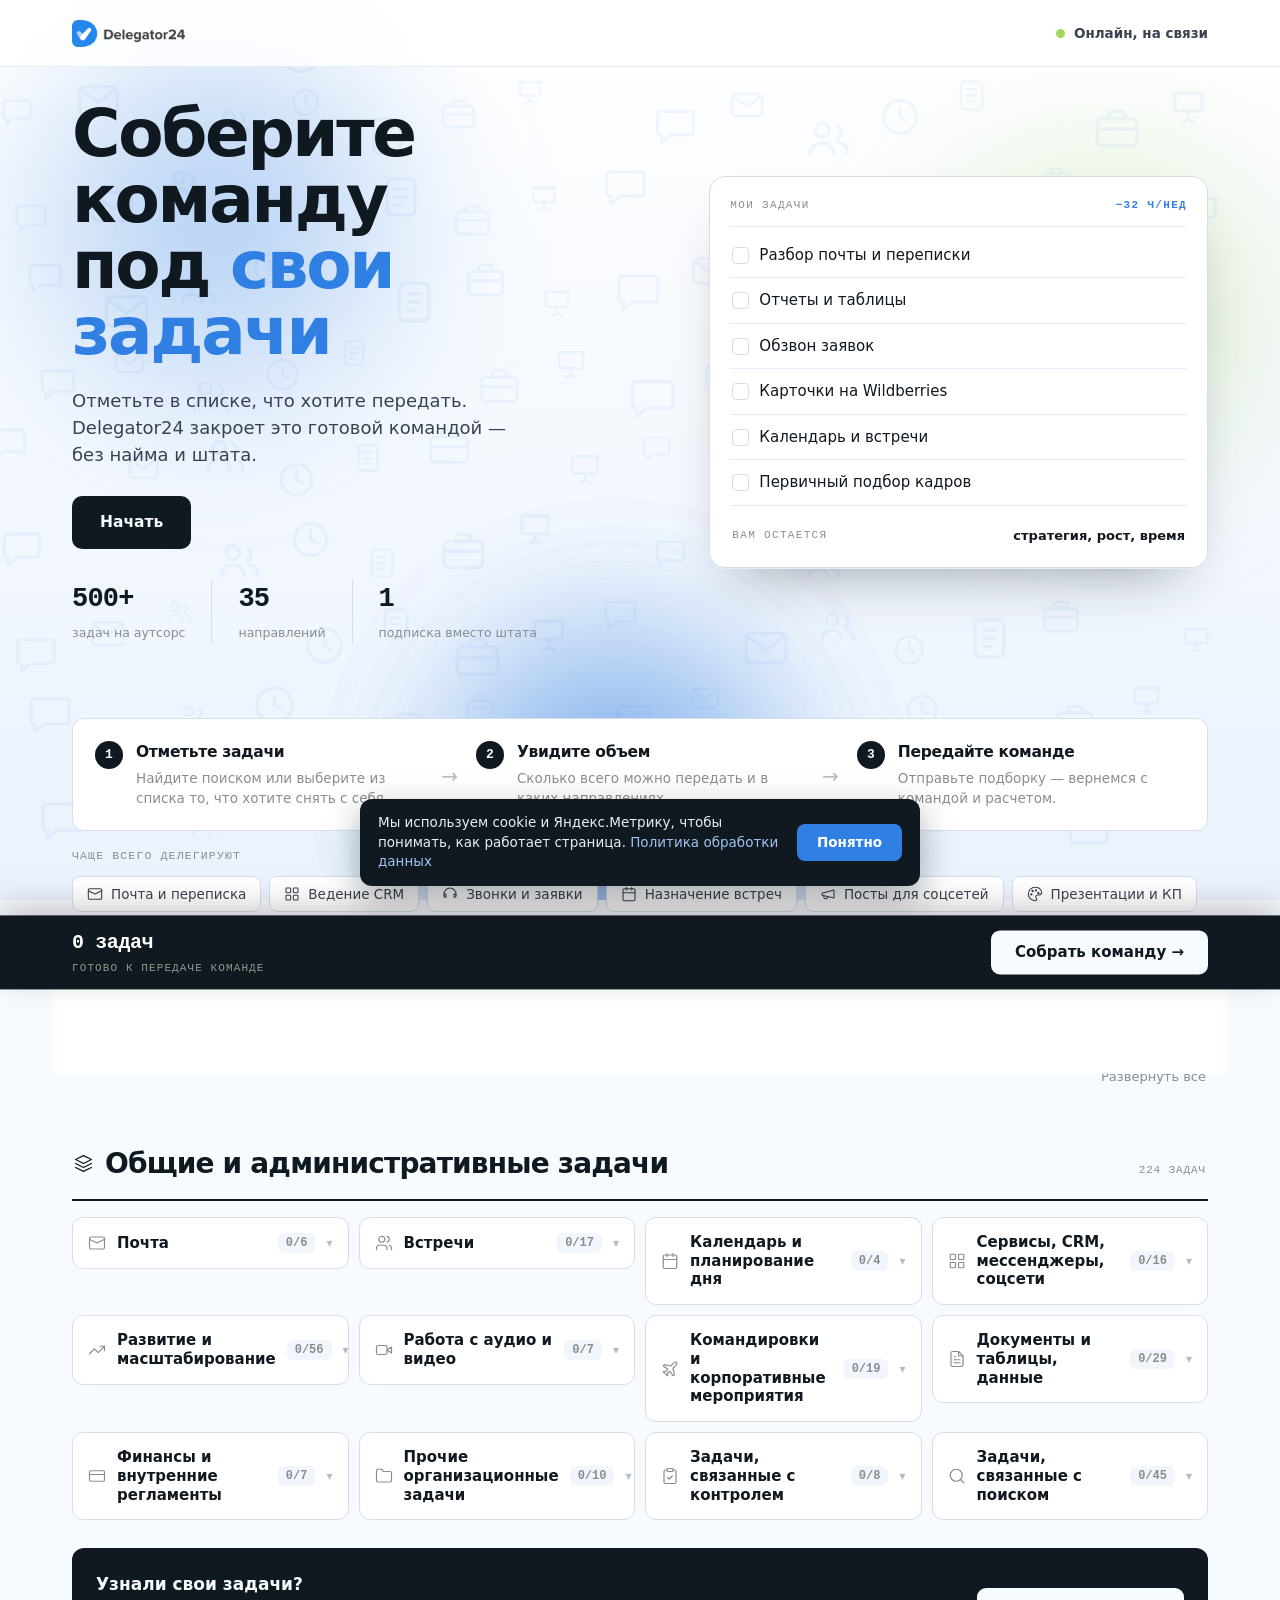
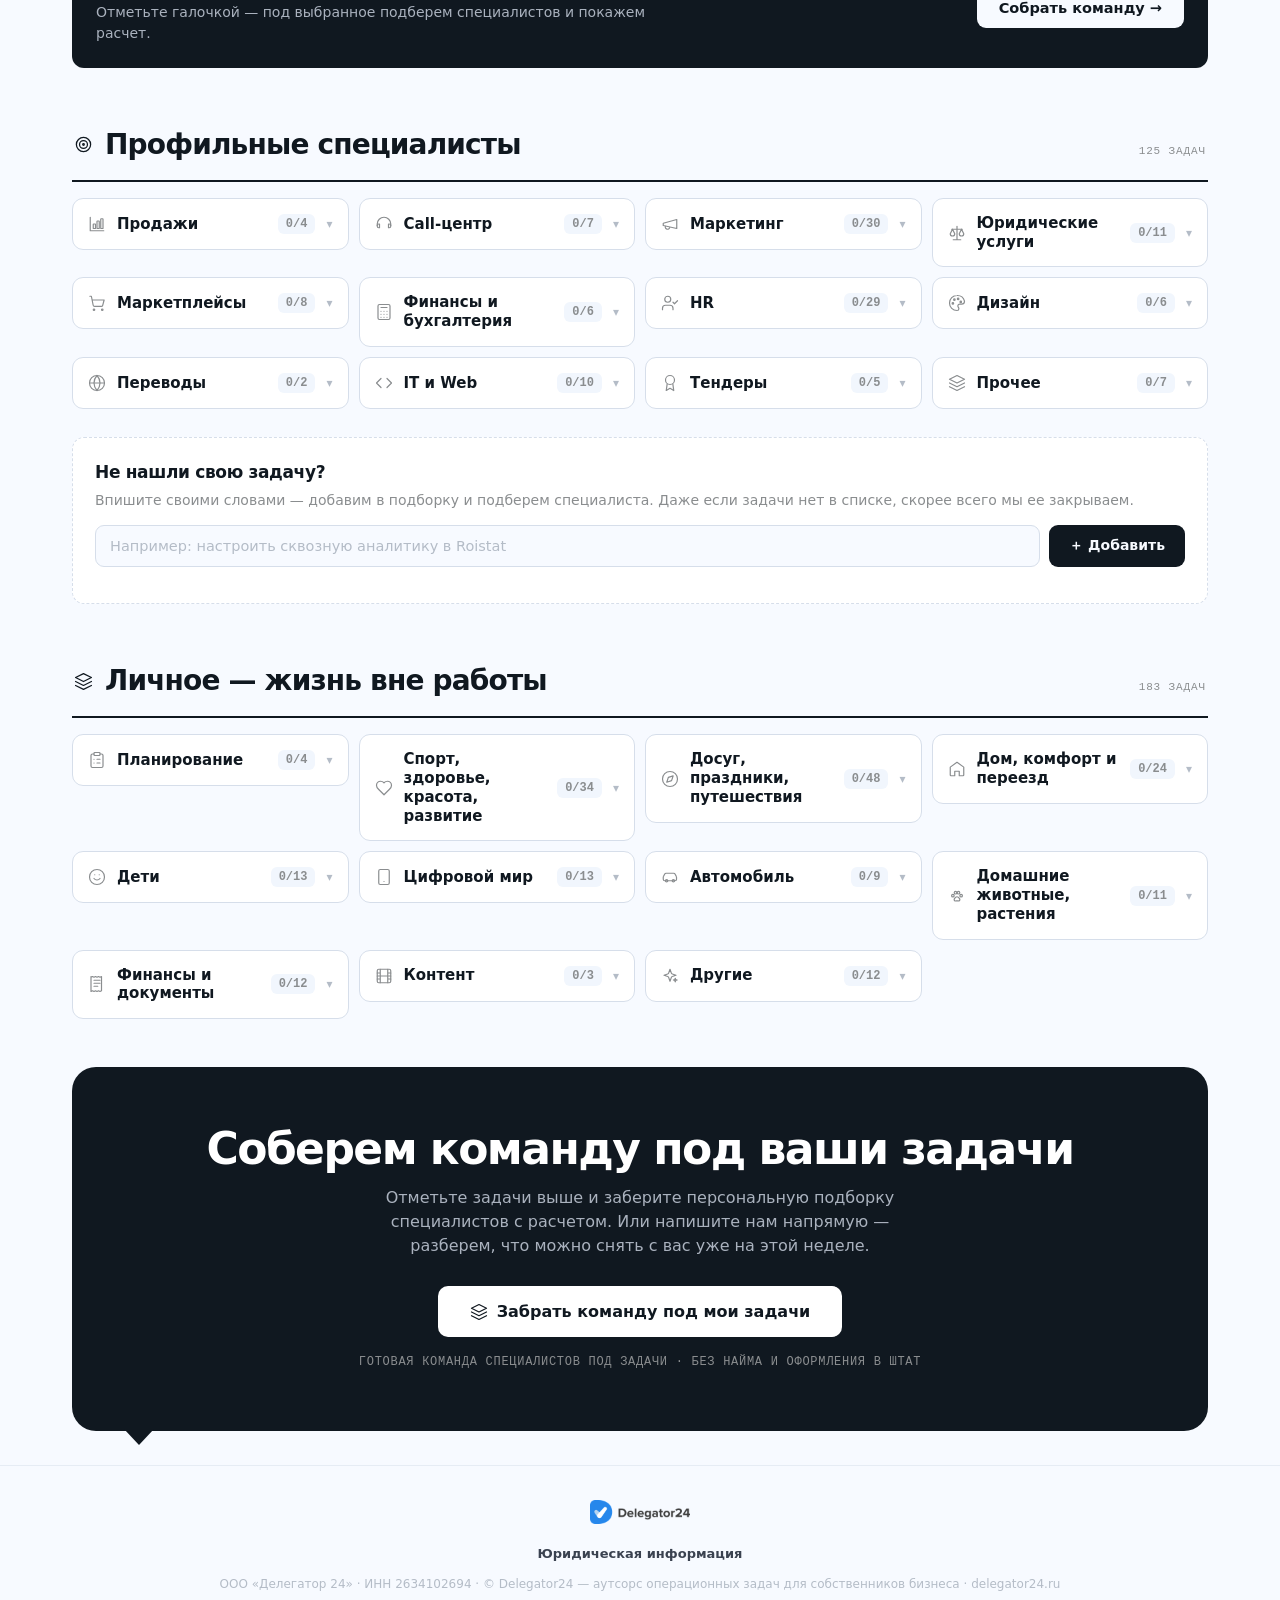
<file: 500-zadach/index.html>
<!DOCTYPE html>
<html lang="ru">
<head>
<meta charset="utf-8">
<meta name="viewport" content="width=device-width, initial-scale=1, viewport-fit=cover">
<meta name="referrer" content="strict-origin-when-cross-origin">
<meta http-equiv="Content-Security-Policy" content="default-src 'self'; script-src 'self' 'unsafe-inline' https://mc.yandex.ru https://yastatic.net https://app.uiscom.ru https://*.uiscom.ru https://*.comagic.ru; style-src 'self' 'unsafe-inline' https://fonts.googleapis.com https://app.uiscom.ru https://*.uiscom.ru https://*.comagic.ru; font-src 'self' https://fonts.gstatic.com https://app.uiscom.ru https://*.uiscom.ru data:; img-src 'self' data: https:; connect-src 'self' https://chat.delegator24.ru https://mc.yandex.ru https://mc.yandex.com https://app.uiscom.ru https://*.uiscom.ru https://*.comagic.ru wss://*.uiscom.ru wss://*.comagic.ru wss://mc.yandex.com wss://mc.yandex.ru; frame-src 'self' https://*.uiscom.ru https://*.comagic.ru https://mc.yandex.ru; media-src 'self' https://*.uiscom.ru https://*.comagic.ru data: blob:; worker-src 'self' blob:; base-uri 'self'; form-action 'self' https://*.uiscom.ru">
<script>if(window.top!==window.self){try{window.top.location=window.self.location;}catch(e){document.documentElement.style.display='none';}}












// появление блоков при скролле. Ждем DOM: этот скрипт живет в head,
// и без ожидания список элементов был пуст — анимация не работала
document.addEventListener('DOMContentLoaded',function(){var els=[].slice.call(document.querySelectorAll('.stat,.zhead,.cat,.midcta,.cases,.custombox,.pteaser,.final'));
els.forEach(function(e){e.classList.add('rv');});
function show(e){e.classList.add('in');}
if('IntersectionObserver' in window){
 var io=new IntersectionObserver(function(en){en.forEach(function(x){if(x.isIntersecting){show(x.target);io.unobserve(x.target);}});},{threshold:0,rootMargin:'0px 0px -12% 0px'});
 els.forEach(function(e){io.observe(e);});
}else els.forEach(show);});

// плавный инерционный скролл
(function(){
 if(matchMedia('(pointer:coarse)').matches)return;
 var target=window.scrollY,current=window.scrollY,running=false;
 function maxY(){return Math.max(0,document.documentElement.scrollHeight-window.innerHeight);}
 function loop(){current+=(target-current)*0.11;
  if(Math.abs(target-current)<0.4){current=target;window.scrollTo({top:current,behavior:'instant'});running=false;return;}
  window.scrollTo({top:current,behavior:'instant'});requestAnimationFrame(loop);}
 addEventListener('wheel',function(e){
  if(e.ctrlKey)return;
  if(e.target.closest&&e.target.closest('.ov,.mlist'))return;
  e.preventDefault();
  var d=e.deltaY;if(e.deltaMode===1)d*=16;else if(e.deltaMode===2)d*=window.innerHeight;
  target=Math.max(0,Math.min(maxY(),target+d));
  if(!running){running=true;current=window.scrollY;requestAnimationFrame(loop);}
 },{passive:false});
 addEventListener('scroll',function(){if(!running){target=window.scrollY;current=window.scrollY;}});
})();
</script>
<title>500+ задач, которые можно делегировать — Delegator24</title>
<meta name="description" content="Опишите задачу своими словами — найдем готовые варианты. Отметьте, что висит на вас лично, и увидите, сколько времени можно вернуть. Команда специалистов Delegator24 без найма и штата.">
<meta property="og:title" content="500+ задач, которые можно снять с себя">
<meta property="og:description" content="Отметьте свои задачи — соберем под них команду Delegator24. Без найма, без раздутого штата.">
<link rel="canonical" href="https://delegator24.ru/500-zadach/">
<meta property="og:image" content="https://delegator24.ru/500-zadach/og.png">
<meta property="og:image:width" content="1200">
<meta property="og:image:height" content="630">
<meta property="og:type" content="website">
<link rel="icon" type="image/png" href="favicon-d24.png">
<link rel="apple-touch-icon" href="favicon-d24.png">
<link rel="preconnect" href="https://fonts.googleapis.com"><link rel="preconnect" href="https://fonts.gstatic.com" crossorigin>
<link href="https://fonts.googleapis.com/css2?family=Golos+Text:wght@400;500;600;700;800;900&family=JetBrains+Mono:wght@500;600;700&display=swap" rel="stylesheet">
<!-- Yandex.Metrika counter -->
<script type="text/javascript">
(function(m,e,t,r,i,k,a){m[i]=m[i]||function(){(m[i].a=m[i].a||[]).push(arguments)};m[i].l=1*new Date();
for(var j=0;j<document.scripts.length;j++){if(document.scripts[j].src===r){return;}}
k=e.createElement(t),a=e.getElementsByTagName(t)[0],k.async=1,k.src=r,a.parentNode.insertBefore(k,a)})
(window,document,"script","https://mc.yandex.ru/metrika/tag.js","ym");
ym(39533920,"init",{clickmap:true,trackLinks:true,accurateTrackBounce:true});
</script>
<noscript><div><img src="https://mc.yandex.ru/watch/39533920" style="position:absolute;left:-9999px;" alt=""></div></noscript>
<!-- /Yandex.Metrika counter -->
<style>
:root{
 --paper:#f7faff;--paper2:#eef4fc;--card:#ffffff;--card2:#f1f6fd;
 --ink:#101820;--ink2:#3a4250;--muted:#8a8d8f;--faint:#b4bcc7;
 --line:#e6ecf4;--line2:#d6deea;
 --accent:#307fe2;--accent-d:#2568c2;--accent-soft:#e3eefb;
 --green:#a4d65e;--green-d:#8cc23f;--ok:#2f7d4f;
 --mono:'JetBrains Mono',ui-monospace,SFMono-Regular,Menlo,monospace;
 --disp:'Golos Text',system-ui,sans-serif;
}
*{box-sizing:border-box;margin:0;padding:0}
html{scroll-behavior:smooth}
body{font-family:var(--disp);background:var(--paper);color:var(--ink2);line-height:1.5;
 -webkit-font-smoothing:antialiased;padding-bottom:96px;overflow-x:hidden}
.wrap{max-width:1180px;margin:0 auto;padding:0 22px}
a{color:var(--accent);text-decoration:none}
b,strong{font-weight:700}
mark{background:var(--accent-soft);color:var(--ink);border-radius:3px;padding:0 2px}
.num{font-family:var(--mono);font-feature-settings:"tnum" 1;letter-spacing:-.02em}

/* фон: фирменный — дрейфующие пятна + слой иконок */
.bg{position:fixed;inset:0;z-index:-2;overflow:hidden;background:linear-gradient(180deg,#ffffff,#eaf2fd)}
.bg::before,.bg::after,.bg span{content:"";position:absolute;border-radius:50%;filter:blur(58px);will-change:transform;display:block}
.bg::before{width:46vw;height:46vw;left:-6vw;top:-6vw;background:radial-gradient(circle,rgba(48,127,226,.40),transparent 62%);animation:drift1 19s ease-in-out infinite}
.bg::after{width:40vw;height:40vw;right:-6vw;top:6vh;background:radial-gradient(circle,rgba(164,214,94,.38),transparent 62%);animation:drift2 23s ease-in-out infinite}
.bg span{width:40vw;height:40vw;left:28vw;bottom:-12vw;background:radial-gradient(circle,rgba(48,127,226,.30),transparent 62%);animation:drift3 21s ease-in-out infinite}
@keyframes drift1{0%,100%{transform:translate(0,0) scale(1)}50%{transform:translate(24vw,16vh) scale(1.18)}}
@keyframes drift2{0%,100%{transform:translate(0,0) scale(1)}50%{transform:translate(-22vw,20vh) scale(1.14)}}
@keyframes drift3{0%,100%{transform:translate(0,0) scale(1)}50%{transform:translate(18vw,-18vh) scale(1.22)}}
@media (prefers-reduced-motion:reduce){.bg::before,.bg::after,.bg span{animation:none}}
.bg-ico{position:fixed;inset:0;z-index:-1;overflow:hidden;pointer-events:none}
.bg-ico .fi{position:absolute;display:block;color:var(--accent);opacity:.065;animation-name: float;animation-timing-function:ease-in-out;animation-iteration-count:infinite;will-change:transform}
.bg-ico .fi svg{width:100%;height:100%;display:block;stroke:currentColor;fill:none;stroke-width:1.6;stroke-linecap:round;stroke-linejoin:round}
@keyframes float{0%,100%{transform:translateY(0) rotate(calc(var(--rot,8deg)*-.4))}50%{transform:translateY(-17px) rotate(var(--rot,8deg))}}
@media (prefers-reduced-motion:reduce){.bg-ico .fi{animation:none}}

/* reveal */
.rv{opacity:0;transform:translateY(22px);transition:opacity .6s cubic-bezier(.2,.8,.2,1),transform .6s cubic-bezier(.2,.8,.2,1)}
.rv.in{opacity:1;transform:none}

/* иконки */
.ic{width:1em;height:1em;display:block;flex:0 0 auto}
.persona,.pop-chip{display:inline-flex;align-items:center;gap:8px}
.persona .ic,.pop-chip .ic{width:16px;height:16px}
.cat-ic{display:inline-flex;color:var(--muted);transition:color .16s}
.cat-ic .ic{width:18px;height:18px}
.cat.has-sel .cat-ic{color:var(--accent)}
.zhead .zi{display:inline-flex;color:var(--ink)}
.zhead .zi .ic{width:19px;height:19px}
.case-ic .ic,.pteaser-head .em .ic{width:22px;height:22px}
.pteaser-head .em{display:inline-flex;color:var(--muted)}
.search .si{display:inline-flex;color:var(--muted)}
.search .si .ic{width:18px;height:18px}
.final .fbtn .ic{width:18px;height:18px}
.mbtns a,.mbtns button{display:flex;align-items:center;justify-content:center;gap:8px}
.mbtns .ic{width:18px;height:18px}
.msuccess .em{display:flex;justify-content:center;color:var(--ok)}
.msuccess .em .ic{width:44px;height:44px}
.pop-t .ic{width:15px;height:15px;color:var(--ink)}

/* header */
.top{background:rgba(255,255,255,.82);backdrop-filter:blur(10px);-webkit-backdrop-filter:blur(10px);
 border-bottom:1px solid var(--line);position:sticky;top:0;z-index:40}
.top .wrap{display:flex;align-items:center;justify-content:space-between;height:66px}
.brand{display:inline-flex;align-items:center;text-decoration:none}
.brand img{height:27px;width:auto;display:block}
.brand:hover{opacity:.82}
.online{display:inline-flex;align-items:center;gap:9px;font-size:13.5px;font-weight:600;color:var(--ink2)}
.online .dot{width:9px;height:9px;border-radius:50%;background:var(--green);box-shadow:0 0 0 0 rgba(164,214,94,.55);animation:pulse 1.9s ease-out infinite}
@keyframes pulse{0%{box-shadow:0 0 0 0 rgba(164,214,94,.55)}70%{box-shadow:0 0 0 9px rgba(164,214,94,0)}100%{box-shadow:0 0 0 0 rgba(164,214,94,0)}}

/* hero */
.hero{padding:34px 0 40px}
.hero-fx{display:none}
.hero-grid{display:grid;grid-template-columns:1.08fr .92fr;gap:52px;align-items:center}
.hero-left .kick{display:inline-block;font-family:var(--mono);font-size:11.5px;font-weight:600;text-transform:uppercase;
 letter-spacing:.14em;color:var(--muted);padding-bottom:16px;border-bottom:1px solid var(--line2);margin-bottom:22px}
.hero-left h1{font-family:var(--disp);font-size:clamp(38px,5.4vw,66px);font-weight:800;line-height:1.0;
 letter-spacing:-.035em;color:var(--ink);margin-bottom:22px}
.hero-left h1 .hl{color:var(--accent)}
.hero-left .sub{font-size:clamp(16px,1.6vw,18px);color:var(--ink2);max-width:440px;margin-bottom:28px}
.hero-actions{margin-bottom:30px}
.hero-cta{display:inline-flex;align-items:center;gap:9px;background:var(--ink);color:var(--paper);font-weight:600;
 font-size:15.5px;padding:15px 28px;border-radius:10px;transition:transform .12s,background .15s}
.hero-cta:hover{background:#000;transform:translateY(-1px)}
.hero-cta:active{transform:translateY(0)}
.stats{display:flex;gap:0;flex-wrap:wrap}
.stat{padding-right:26px;margin-right:26px;border-right:1px solid var(--line2)}
.stat:last-child{border-right:none;margin-right:0;padding-right:0}
.stat b{display:block;font-family:var(--mono);font-size:27px;font-weight:600;color:var(--ink);letter-spacing:-.03em}
.stat span{font-size:12.5px;color:var(--muted)}

/* hero-side: редакционный реестр (не телефон) */
.hero-right{display:block}
.ledger{background:var(--card);border:1px solid var(--line2);border-radius:16px;padding:20px 20px 8px;
 box-shadow:0 1px 0 var(--line),0 30px 55px -30px rgba(16,24,32,.42);animation:ledgerFloat 7s ease-in-out infinite}
@keyframes ledgerFloat{0%,100%{transform:translateY(0) rotate(-.4deg)}50%{transform:translateY(-11px) rotate(.5deg)}}
.ledger-head{display:flex;align-items:center;justify-content:space-between;font-family:var(--mono);font-size:11px;
 text-transform:uppercase;letter-spacing:.12em;color:var(--muted);padding-bottom:12px;border-bottom:1px solid var(--line)}
.led-free{color:var(--accent);font-weight:600}
.ledger-list{padding:6px 0}
.led-row{display:flex;align-items:center;gap:10px;padding:11px 2px;font-size:15px;color:var(--ink);
 border-bottom:1px solid var(--line);position:relative;animation:led 9s cubic-bezier(.4,0,.2,1) infinite;animation-delay:calc(var(--i)*1.3s)}
.led-row::before{content:"";width:15px;height:15px;border:1.5px solid var(--line2);border-radius:4px;flex:0 0 auto;
 animation:ledbox 9s cubic-bezier(.4,0,.2,1) infinite;animation-delay:calc(var(--i)*1.3s)}
.led-row span{flex:1 1 auto}
.led-row em{font-style:normal;font-family:var(--mono);font-size:10.5px;text-transform:uppercase;letter-spacing:.1em;
 color:var(--accent);opacity:0;animation:ledgo 9s cubic-bezier(.4,0,.2,1) infinite;animation-delay:calc(var(--i)*1.3s)}
@keyframes led{0%,52%{color:var(--ink)}60%{color:var(--ink)}70%,100%{color:var(--faint);text-decoration:line-through}}
@keyframes ledbox{0%,52%{background:transparent;border-color:var(--line2)}62%{background:var(--accent);border-color:var(--accent)}70%,100%{background:var(--accent);border-color:var(--accent)}}
@keyframes ledgo{0%,54%{opacity:0}62%,100%{opacity:1}}
.ledger-foot{display:flex;align-items:center;justify-content:space-between;padding:14px 2px;font-size:13px}
.ledger-foot span{font-family:var(--mono);font-size:11px;text-transform:uppercase;letter-spacing:.12em;color:var(--muted)}
.ledger-foot b{color:var(--ink);font-weight:600}

/* как это работает — 3 шага */
.how{display:flex;align-items:flex-start;gap:18px;margin-top:34px;padding:22px 22px;background:var(--card);
 border:1px solid var(--line2);border-radius:12px}
.how-step{flex:1;display:flex;gap:13px;align-items:flex-start}
.how-n{flex:0 0 auto;width:28px;height:28px;border-radius:50%;background:var(--ink);color:var(--paper);
 font-family:var(--mono);font-size:13px;font-weight:600;display:flex;align-items:center;justify-content:center}
.how-t b{display:block;font-family:var(--disp);font-size:15.5px;font-weight:700;color:var(--ink);margin-bottom:5px;letter-spacing:-.02em}
.how-t p{font-size:13.5px;color:var(--muted);line-height:1.45}
.how-arrow{flex:0 0 auto;color:var(--faint);font-size:20px;line-height:1;padding-top:3px;align-self:center}
@media(max-width:760px){.how{flex-direction:column;gap:18px;padding:20px}.how-arrow{display:none}}

/* популярное */
.pop{margin-top:16px}
.pop-t{display:flex;align-items:center;gap:8px;font-family:var(--mono);font-size:11.5px;text-transform:uppercase;
 letter-spacing:.1em;color:var(--muted);margin-bottom:12px}
.pop-chips{display:flex;flex-wrap:wrap;gap:8px}
.pop-chip{font-family:var(--disp);font-size:13.5px;font-weight:500;cursor:pointer;padding:9px 14px;border-radius:8px;
 border:1px solid var(--line2);background:var(--card);color:var(--ink2);transition:.14s}
.pop-chip:hover{border-color:var(--ink);color:var(--ink)}
.pop-chip.on{background:var(--accent);border-color:var(--accent);color:#fff}
.pop-chip.on .ic{color:#fff}
.pop-chip.on::before{content:"✓ "}

/* controls */
.controls{position:sticky;top:66px;z-index:30;padding:10px;margin:16px 0 0;border-radius:12px;
 background:rgba(255,255,255,.86);backdrop-filter:blur(10px);-webkit-backdrop-filter:blur(10px);border:1px solid var(--line2);box-shadow:0 10px 26px -20px rgba(16,24,32,.4)}
.filters{margin:12px 0 4px;display:flex;flex-direction:column;gap:12px}
.search{position:relative;margin-bottom:0}
.search input{width:100%;padding:15px 122px 15px 46px;border:1.5px solid var(--line2);border-radius:10px;font-size:15.5px;
 font-family:var(--disp);background:var(--paper);color:var(--ink);outline:none;transition:.15s}
.search input::placeholder{color:var(--faint)}
.search input:focus{border-color:var(--accent);box-shadow:rgba(48,127,226,.16) 0 0 0 4px;background:#fff}
.search .si{position:absolute;left:16px;top:50%;transform:translateY(-50%)}
.search .smart{position:absolute;right:12px;top:50%;transform:translateY(-50%);font-family:var(--mono);font-size:10px;
 font-weight:600;text-transform:uppercase;letter-spacing:.08em;color:var(--accent);background:var(--accent-soft);padding:5px 9px;border-radius:6px}
.personas{display:flex;flex-wrap:wrap;gap:8px}
.persona{font-family:var(--disp);font-size:13.5px;font-weight:500;white-space:nowrap;cursor:pointer;
 padding:8px 14px;border-radius:8px;border:1px solid transparent;background:transparent;color:var(--muted);transition:.14s}
.persona:hover{color:var(--ink);background:var(--card2)}
.persona.active{background:var(--ink);border-color:var(--ink);color:var(--paper)}
.persona.active .ic{color:var(--paper)}
.subctrl{display:flex;justify-content:space-between;align-items:center;margin:11px 2px 0;font-size:13px;min-height:18px}
.subctrl .found{font-family:var(--mono);font-size:12px;color:var(--muted)}
.subctrl .found b{color:var(--accent)}
.subctrl .links{display:flex;gap:18px}
.subctrl .link{color:var(--muted);cursor:pointer;font-weight:500}
.subctrl .link:hover{color:var(--ink)}

/* zones */
.zone{margin-top:56px}
.zhead{display:flex;align-items:baseline;gap:12px;padding:0 2px 14px;margin-bottom:16px;border-bottom:2px solid var(--ink)}
.zhead .zi{align-self:center}
.zhead h2{font-family:var(--disp);font-size:clamp(21px,2.4vw,28px);font-weight:800;letter-spacing:-.03em;color:var(--ink);flex:1}
.zhead .zn{font-family:var(--mono);font-size:11px;text-transform:uppercase;letter-spacing:.08em;color:var(--muted)}

/* categories */
.cat-grid{display:grid;grid-template-columns:repeat(auto-fill,minmax(250px,1fr));gap:10px;align-items:start}
.cat{background:var(--card);border:1px solid var(--line2);border-radius:11px;overflow:hidden;transition:.15s}
.cat:hover{border-color:var(--ink)}
.cat.hide{display:none}
.cat.open{grid-column:1/-1;border-color:var(--accent);box-shadow:0 0 0 1px var(--accent)}
.cat-head{width:100%;display:flex;align-items:center;gap:11px;padding:15px;background:none;border:none;
 font-family:var(--disp);font-size:15px;font-weight:600;color:var(--ink);cursor:pointer;text-align:left}
.cat-ic{flex:0 0 auto}
.cat-name{flex:1 1 auto;line-height:1.25}
.cat-cnt{font-family:var(--mono);font-size:12px;color:var(--muted);background:var(--card2);padding:3px 8px;border-radius:6px;flex:0 0 auto}
.cat.has-sel .cat-cnt{background:var(--accent-soft);color:var(--accent)}
.chev{color:var(--faint);transition:transform .2s;flex:0 0 auto;font-size:12px}
.cat.open .chev{transform:rotate(180deg)}
.cat-body{display:none;padding:0 8px 8px;border-top:1px solid var(--line)}
.cat.open .cat-body{display:block;padding-top:6px;animation:catopen .22s ease}
@keyframes catopen{from{opacity:0;transform:translateY(-4px)}to{opacity:1;transform:none}}
.tasks{display:grid;grid-template-columns:1fr;gap:1px}
.cat.open .tasks{grid-template-columns:repeat(auto-fill,minmax(340px,1fr))}
.task{display:flex;align-items:flex-start;gap:11px;padding:10px 11px;border-radius:8px;cursor:pointer;transition:background .12s,box-shadow .12s}
.task.hide{display:none}
.task:hover{background:var(--accent-soft);box-shadow:inset 3px 0 0 var(--accent)}
.task input{appearance:none;-webkit-appearance:none;width:20px;height:20px;flex:0 0 auto;margin-top:1px;
 border:1.5px solid var(--line2);border-radius:5px;cursor:pointer;position:relative;transition:.12s;background:var(--paper)}
.task input:checked{background:var(--accent);border-color:var(--accent)}
.task input:checked::after{content:"✓";position:absolute;inset:0;color:#fff;font-size:13px;font-weight:700;display:flex;align-items:center;justify-content:center}
.task .tx{flex:1 1 auto;font-size:14px;color:var(--ink2);line-height:1.42}
.task:hover .tx{color:var(--ink)}
.task input:checked ~ .tx{color:var(--ink)}
.task .add{flex:0 0 auto;font-size:16px;color:var(--faint);font-weight:600;line-height:1}
.task:hover .add{color:var(--accent)}

/* mid cta */
.midcta{background:var(--ink);color:var(--paper);border-radius:12px;padding:24px;margin:28px 0;
 display:flex;align-items:center;justify-content:space-between;gap:18px;flex-wrap:wrap}
.midcta .t{font-family:var(--disp);font-size:17px;font-weight:600;max-width:560px}
.midcta .t span{color:#aab2be;font-weight:400;font-size:14px;display:block;margin-top:4px}
.midcta button{font-family:var(--disp);background:var(--paper);color:var(--ink);border:none;font-weight:600;font-size:14.5px;
 padding:12px 22px;border-radius:9px;cursor:pointer;white-space:nowrap;transition:transform .12s}
.midcta button:hover{transform:translateY(-1px)}

/* custombox */
.custombox{background:var(--card);border:1px dashed var(--line2);border-radius:12px;padding:22px;margin:28px 0}
.custombox h3{font-family:var(--disp);font-size:17px;font-weight:700;margin-bottom:5px;color:var(--ink);letter-spacing:-.02em}
.custombox p{font-size:14px;color:var(--muted);margin-bottom:14px}
.custom-in{display:flex;gap:9px}
/* min-width:0: иначе input не сжимается под placeholder и раздувает страницу на узких экранах */
.custom-in input{flex:1;min-width:0;padding:12px 14px;border:1.5px solid var(--line2);border-radius:9px;font-size:14.5px;font-family:var(--disp);
 background:var(--paper);color:var(--ink);outline:none}
.custom-in input::placeholder{color:var(--faint)}
.custom-in input:focus{border-color:var(--accent);box-shadow:rgba(48,127,226,.16) 0 0 0 3px}
.custom-in button{font-family:var(--disp);background:var(--ink);color:var(--paper);border:none;font-weight:600;font-size:14px;padding:0 20px;border-radius:9px;cursor:pointer;white-space:nowrap}
.custom-chips{display:flex;flex-wrap:wrap;gap:8px;margin-top:14px}
.chip{display:inline-flex;align-items:center;gap:8px;background:var(--accent-soft);color:var(--accent-d);font-size:13.5px;font-weight:500;padding:7px 12px;border-radius:8px;border:1px solid #cdd3ff}
.chip b{cursor:pointer;color:var(--accent);font-size:15px;line-height:1;opacity:.6}
.chip b:hover{opacity:1}

/* pteaser */
.pteaser{background:var(--card);border:1px solid var(--line2);border-radius:12px;margin:26px 0;overflow:hidden}
.pteaser-head{padding:20px;display:flex;align-items:center;gap:14px;cursor:pointer}
.pteaser-head .em{color:var(--muted)}
.pteaser-head .t b{font-family:var(--disp);font-size:16px;font-weight:700;display:block;color:var(--ink)}
.pteaser-head .t span{font-size:13.5px;color:var(--muted)}
.pteaser-head .chev{margin-left:auto;color:var(--faint)}
.pteaser.open .chev{transform:rotate(180deg)}
.pteaser-body{display:none;padding:0 14px 14px}
.pteaser.open .pteaser-body{display:block}
.pteaser .cat-grid{margin-top:2px}

/* empty */
.empty{background:var(--card);border:1px solid var(--line2);border-radius:12px;text-align:center;padding:36px 22px;margin-top:6px;display:none}
.empty.show{display:block}
.empty p{color:var(--muted);margin-bottom:16px;font-size:15px}
.empty b{color:var(--ink);font-weight:700}
.empty button{font-family:var(--disp);background:var(--ink);color:var(--paper);border:none;font-weight:600;font-size:14.5px;padding:12px 22px;border-radius:9px;cursor:pointer}

/* final */
.final{border-radius:24px;padding:60px 28px;margin:48px 0 34px;text-align:center;background:var(--ink);color:#fff;position:relative}
.final::after{content:"";position:absolute;left:52px;bottom:-14px;width:0;height:0;border-left:15px solid transparent;border-right:15px solid transparent;border-top:16px solid var(--ink)}
.final h2{font-family:var(--disp);font-size:clamp(27px,4vw,44px);font-weight:800;margin-bottom:14px;color:#fff;letter-spacing:-.035em;line-height:1.02}
.final p{color:#aab2be;max-width:520px;margin:0 auto 28px;font-size:16px}
.final .fbtn{display:inline-flex;align-items:center;gap:9px;background:#fff;color:var(--ink);font-weight:600;font-size:16px;
 padding:16px 32px;border-radius:10px;border:none;font-family:var(--disp);cursor:pointer;transition:transform .12s}
.final .fbtn:hover{transform:translateY(-2px)}
.final .note{margin-top:16px;font-family:var(--mono);font-size:12px;text-transform:uppercase;letter-spacing:.06em;color:#8a8d8f}

footer{padding:34px 0 44px;color:var(--muted);font-size:13px;border-top:1px solid var(--line);margin-top:22px;text-align:center}
footer b{color:var(--ink2);font-weight:600}
.foot-logo{display:inline-block;margin-bottom:14px}
.foot-logo img{height:24px;width:auto;display:block;margin:0 auto;transition:opacity .15s}
.foot-logo:hover img{opacity:.82}
.foot-legal{margin-bottom:12px}
.foot-legal a{color:var(--ink2);font-size:13px;font-weight:600;text-decoration:none;transition:color .15s}
.foot-legal a:hover{color:var(--accent)}
.foot-copy{font-size:12px;color:var(--faint)}

/* sticky bar */
.bar{position:fixed;left:0;right:0;bottom:0;z-index:50;background:var(--ink);color:var(--paper);
 box-shadow:0 -10px 30px rgba(26,24,21,.22);transform:translateY(120%);transition:transform .28s cubic-bezier(.2,.8,.2,1)}
.bar.show{transform:none}
.bar-fill{position:absolute;top:0;left:0;height:2px;width:0;background:var(--accent);transition:width .5s cubic-bezier(.2,.8,.2,1)}
.bar .wrap{display:flex;align-items:center;justify-content:space-between;gap:14px;padding:13px 22px;padding-bottom:calc(13px + env(safe-area-inset-bottom))}
.bar .info b{font-family:var(--mono);font-size:20px;font-weight:600;color:#fff;letter-spacing:-.02em}
.bar .info .h{font-family:var(--mono);font-size:11px;text-transform:uppercase;letter-spacing:.1em;color:#9a968b;display:block;margin-top:2px}
.bar button{font-family:var(--disp);background:var(--paper);color:var(--ink);border:none;font-weight:600;font-size:15px;padding:13px 24px;border-radius:9px;cursor:pointer;white-space:nowrap;transition:transform .12s}
.bar button:hover{transform:translateY(-1px)}

   Светлые переменные (--card / --ink) тут использовать НЕЛЬЗЯ: белое на белом. */
.lf{max-width:560px;margin:0 auto;text-align:left}
.lf-bar{height:3px;border-radius:2px;background:rgba(255,255,255,.12);margin-bottom:18px;overflow:hidden}
.lf-bar i{display:block;height:100%;width:14%;background:var(--accent);border-radius:2px;transition:width .3s}
.lf-cnt{font-size:12.5px;color:#8a8d8f;margin-bottom:10px}
.lf-step{display:none}
.lf-step.on{display:block;animation:lfIn .25s ease}
@keyframes lfIn{from{opacity:0;transform:translateY(6px)}to{opacity:1;transform:none}}
.lf-q{font-size:19px;font-weight:700;color:#fff;margin-bottom:4px;line-height:1.3}
.lf-hint{font-size:13.5px;color:#8a8d8f;margin-bottom:14px}
.lf-chips{display:flex;flex-wrap:wrap;gap:9px}
.lf-chip{display:inline-flex;align-items:center;padding:11px 16px;border-radius:12px;cursor:pointer;
  border:1px solid rgba(255,255,255,.18);background:rgba(255,255,255,.06);color:#dbe2ec;
  font-size:14.5px;user-select:none;transition:all .15s}
.lf-chip:hover{border-color:#9ec3f2;background:rgba(255,255,255,.1)}
.lf-chip input{display:none}
.lf-chip.on{background:var(--accent);border-color:var(--accent);color:#fff;font-weight:600}
.lf-in{width:100%;padding:13px 15px;border-radius:12px;font:inherit;font-size:15px;
  border:1px solid rgba(255,255,255,.18);background:rgba(255,255,255,.06);color:#fff;transition:border-color .15s}
.lf-in:focus{outline:none;border-color:var(--accent);background:rgba(255,255,255,.09)}
.lf-in::placeholder{color:#8a8d8f}
textarea.lf-in{min-height:90px;resize:vertical}
/* Телефон: код страны живет ВНУТРИ поля — иначе автоподстановка браузера
   пишет номер в одно поле, а код остается от другой страны, и выходит каша. */
.lf-tel{position:relative}
.lf-tel .lf-in{padding-left:64px}
.lf-flag{position:absolute;left:1px;top:1px;bottom:1px;width:58px;display:flex;align-items:center;
  justify-content:center;gap:3px;cursor:pointer;border:none;border-right:1px solid rgba(255,255,255,.14);
  background:none;color:#dbe2ec;font-size:17px;border-radius:12px 0 0 12px}
.lf-flag:hover{background:rgba(255,255,255,.07)}
.lf-flag i{font-style:normal;font-size:9px;opacity:.6}
.lf-list{position:absolute;z-index:20;top:calc(100% + 4px);left:0;right:0;max-height:230px;overflow:auto;
  display:none;background:#171f2b;border:1px solid rgba(255,255,255,.16);border-radius:12px;padding:5px}
.lf-list.on{display:block}
.lf-list button{display:flex;width:100%;gap:9px;align-items:center;padding:9px 11px;border:none;
  background:none;color:#dbe2ec;font:inherit;font-size:14px;cursor:pointer;border-radius:8px;text-align:left}
.lf-list button:hover{background:rgba(255,255,255,.09)}
.lf-list b{margin-left:auto;color:#8a8d8f;font-weight:500}
.lf-plain .lf-flag,.lf-plain .lf-list{display:none}
.lf-plain .lf-in{padding-left:15px}
.lf-go-row{display:flex;gap:10px;flex-wrap:wrap}
.lf-go-row .lf-go{flex:1;min-width:180px;justify-content:center;font-size:15px;padding:14px 16px}
.lf-f{margin-bottom:13px}
.lf-lbl{display:block;font-size:13.5px;font-weight:600;color:#dbe2ec;margin-bottom:6px}
.lf-own{margin-top:9px;display:none}
.lf-own.show{display:block}
.lf-nav{display:flex;gap:10px;margin-top:20px;align-items:center}
.lf-next{flex:1;justify-content:center}
.lf-back{background:none;border:none;color:#8a8d8f;font:inherit;font-size:14px;cursor:pointer;padding:10px 4px}
.lf-back:hover{color:var(--accent)}
.lf-next[disabled]{opacity:.4;pointer-events:none}
.lf-cs{margin:16px 0 4px}
.lf-cs .cs-row{display:flex;gap:9px;align-items:flex-start;margin-bottom:9px;font-size:12px;color:#8a8d8f;line-height:1.45}
.lf-cs .cs-row input{margin-top:2px;flex:none}
.lf-cs a{color:#9ec3f2}
.lf-err{color:#ff8787;font-size:13.5px;margin-top:10px;display:none}
.lf-err.show{display:block}
@media(max-width:640px){.lf-q{font-size:17px}.lf-chip{padding:10px 13px;font-size:13.5px}}


/* прикрепленный список в шаге задач */
.lf-attach{background:#eef7ef;border:1.5px solid #cde7d2;border-radius:10px;padding:10px 14px;margin-bottom:12px}
.lf-attach summary{cursor:pointer;font-size:13.5px;color:#2c7a3f;list-style:none}
.lf-attach summary::-webkit-details-marker{display:none}
.lf-attach-list{margin-top:9px;max-height:150px;overflow-y:auto;font-size:13px;color:#3f4a55;line-height:1.55}
/* форма в светлой модалке: перекраска темной темы pochemu-sam */
.modal .lf-q{color:var(--ink)}
.modal .lf-cnt,.modal .lf-hint,.modal .lf-in::placeholder,.modal .lf-list b{color:#7a8492}
.modal .lf-bar{background:#e6ebf2}
.modal .lf-chip{background:#f3f6fa;border:1.5px solid #dfe5ee;color:var(--ink)}
.modal .lf-chip:hover{background:#e9f0fa;border-color:#9ec3f2}
.modal .lf-chip.on{background:var(--accent);border-color:var(--accent);color:#fff}
.modal .lf-in{background:#fff;border:1.5px solid #dfe5ee;color:var(--ink)}
.modal .lf-in:focus{background:#fff;border-color:var(--accent)}
.modal .lf-lbl{color:#55606d}
.modal .lf-back{color:#7a8492}
.modal .lf-flag{background:#f3f6fa;border-right:1.5px solid #dfe5ee}
.modal .lf-flag:hover{background:#e9f0fa}
.modal .lf-list{background:#fff;border:1px solid #dfe5ee}
.modal .lf-list button{color:var(--ink)}
.modal .lf-list button:hover{background:#f0f4f9}
.modal .cs-row{color:#55606d}

/* modal */
.ov{position:fixed;inset:0;background:rgba(26,24,21,.5);backdrop-filter:blur(4px);-webkit-backdrop-filter:blur(4px);z-index:60;display:none;align-items:flex-end;justify-content:center}
.ov.show{display:flex}
@media(min-width:640px){.ov{align-items:center}}
.modal{background:var(--paper);border:1px solid var(--line2);width:100%;max-width:560px;max-height:88vh;overflow-y:auto;
 border-radius:14px 14px 0 0;padding:26px;position:relative;box-shadow:0 24px 60px rgba(26,24,21,.3)}
@media(min-width:640px){.modal{border-radius:14px}}
.modal h3{font-family:var(--disp);font-size:23px;font-weight:800;margin-bottom:6px;color:var(--ink);letter-spacing:-.03em}
.modal .lead{color:var(--muted);font-size:14px;margin-bottom:18px}
.mstat{display:flex;gap:10px;margin-bottom:16px}
.mstat div{flex:1;background:var(--card);border:1px solid var(--line2);border-radius:10px;padding:13px 15px}
.mstat b{display:block;font-family:var(--mono);font-size:24px;font-weight:600;color:var(--ink);letter-spacing:-.03em}
.mstat span{font-size:12px;color:var(--muted)}
/* на узком экране сумма в моноширинном рвется на две строки — уменьшаем кегль */
@media(max-width:430px){.mstat{gap:8px}.mstat div{padding:12px 10px}
 .mstat b{font-size:19px;letter-spacing:-.04em}.mstat span{font-size:11.5px}}
.mframe{background:var(--card);border:1px solid var(--line2);border-radius:10px;padding:15px 16px;margin-bottom:16px;font-size:14px;color:var(--ink2)}
.rate-row{display:flex;align-items:center;gap:9px;margin:10px 0;font-size:13.5px;color:var(--muted)}
.rate-row input[type=number]{width:100px;padding:8px 10px;border:1.5px solid var(--line2);border-radius:8px;font-family:var(--mono);font-size:14px;font-weight:600;color:var(--ink);background:var(--paper);outline:none;text-align:right}
.rate-row input[type=number]:focus{border-color:var(--accent);box-shadow:rgba(48,127,226,.16) 0 0 0 3px}
.rate-row .rate-u{margin-left:-2px}
.rate-row b{margin-left:auto;font-family:var(--mono);color:var(--accent);white-space:nowrap;font-weight:700;font-size:16px}
.rate-note{font-size:12px;color:var(--faint);margin-top:8px;line-height:1.4}
.mframe #mMoney{color:var(--accent);font-family:var(--mono)}
.rate-slider{width:100%;-webkit-appearance:none;appearance:none;height:6px;border-radius:3px;background:var(--line2);outline:none;margin:4px 0 0}
.rate-slider::-webkit-slider-thumb{-webkit-appearance:none;appearance:none;width:20px;height:20px;border-radius:50%;background:var(--accent);cursor:pointer;box-shadow:0 2px 7px rgba(48,127,226,.45)}
.rate-slider::-moz-range-thumb{width:20px;height:20px;border:none;border-radius:50%;background:var(--accent);cursor:pointer}
.msgbox{background:var(--card2);border:1px dashed var(--line2);border-radius:10px;padding:13px 15px;margin-bottom:16px;cursor:pointer;transition:.14s}
.msgbox:hover{border-color:var(--accent);background:#fff}
.msgbox .mb-h{font-family:var(--mono);font-size:10px;text-transform:uppercase;letter-spacing:.08em;color:var(--muted);margin-bottom:7px}
.msgbox .mb-t{font-size:13px;color:var(--ink2);line-height:1.5;white-space:pre-line;max-height:130px;overflow:auto}
.mlist-h{font-family:var(--mono);font-size:10px;text-transform:uppercase;letter-spacing:.08em;color:var(--muted);margin:0 0 7px}
.mlist{background:var(--card);border:1px solid var(--line2);border-radius:10px;padding:6px 15px;margin-bottom:18px;max-height:230px;overflow-y:auto;cursor:pointer;transition:border-color .14s}
.mlist:hover{border-color:var(--accent)}
.mlist .mcat{font-family:var(--mono);font-size:11px;font-weight:600;color:var(--muted);text-transform:uppercase;letter-spacing:.06em;margin:12px 0 4px}
.mlist .mitem{font-size:14px;padding:4px 0;color:var(--ink2);display:flex;gap:8px}
.mlist .mitem::before{content:"✓";color:var(--ok);font-weight:700}
.mbtns{display:flex;flex-direction:column;gap:10px}
.mbtns button,.mbtns a{font-family:var(--disp);font-weight:600;font-size:15px;padding:15px;border-radius:10px;text-align:center;cursor:pointer;border:none;display:block;transition:.15s}
.mb-tg{background:var(--accent);color:#fff}
.mb-tg:hover{background:var(--accent-d)}
.mb-ghost{background:var(--card);color:var(--ink2);border:1px solid var(--line2)!important}
.mb-ghost:hover{background:var(--card2)}
.consent{display:flex;flex-direction:column;gap:11px;margin-bottom:16px;padding:14px 15px;background:var(--card2);border:1px solid var(--line2);border-radius:10px}
.consent.shake{animation:csShake .4s;border-color:var(--accent)}
@keyframes csShake{0%,100%{transform:translateX(0)}20%,60%{transform:translateX(-5px)}40%,80%{transform:translateX(5px)}}
.cs-row{display:flex;gap:10px;align-items:flex-start;font-size:12px;line-height:1.45;color:var(--ink2);cursor:pointer}
.cs-row input{margin-top:1px;width:16px;height:16px;flex:0 0 auto;accent-color:var(--accent);cursor:pointer}
.cs-row a{color:var(--accent);text-decoration:none}
.cs-row a:hover{text-decoration:underline}
.mhint{font-size:12.5px;color:var(--faint);text-align:center;margin-top:12px}
.mx{position:absolute;top:16px;right:18px;background:none;border:none;font-size:26px;color:var(--faint);cursor:pointer;line-height:1;padding:0}
.mx:hover{color:var(--ink)}
/* Кнопки квиза. Разметка приехала с «Почему сам» вместе с классами .btn/.btn-accent,
   а сами правила — нет: браузер рисовал системную серую кнопку, в том числе на экране
   выдачи со ссылками на бота. Правила те же, что у донора, чтобы магниты не разъезжались. */
.btn{display:inline-flex;align-items:center;justify-content:center;gap:9px;font-family:var(--disp);
 font-weight:600;font-size:15.5px;line-height:1.2;border:none;border-radius:10px;cursor:pointer;
 padding:14px 28px;text-align:center;text-decoration:none;transition:transform .12s,background .15s}
.btn-accent{background:var(--accent);color:#fff}
.btn-accent:hover{background:var(--accent-d);transform:translateY(-1px)}
.btn-accent:active{transform:translateY(0)}
.btn-ink{background:var(--ink);color:var(--paper)}
.btn-ink:hover{background:#000;transform:translateY(-1px)}
.btn-ghost{background:var(--card);color:var(--ink);border:1px solid var(--line2)}
.btn-ghost:hover{background:var(--card2)}
/* остатки темной темы донора на белом фоне: ссылки согласий и текст ошибки не читались */
.lf-cs a{color:var(--accent)}
.lf-err{color:#c0392b}

/* Заявка — отдельный лист, а не плашка поверх каталога: любой промах мимо окна
   закрывал модалку и уносил с собой ссылки на бота. Разметка та же, меняется режим. */
body.zayavka>.wrap,body.zayavka>footer,body.zayavka .bar,body.zayavka #toast{display:none}
body.zayavka .ov{position:static;display:block;background:none;backdrop-filter:none;
 -webkit-backdrop-filter:none;z-index:auto;padding:34px 16px 70px}
body.zayavka .modal{max-width:600px;margin:0 auto;max-height:none;border:1px solid var(--line);
 border-radius:14px;box-shadow:0 10px 40px rgba(16,24,32,.06)}
body.zayavka .mx{display:none}
@media(max-width:639px){body.zayavka .ov{padding:0 0 60px}
 body.zayavka .modal{border:0;border-radius:0;box-shadow:none;padding:22px 18px 34px}}
.z-back{display:none;align-items:center;gap:7px;background:none;border:none;padding:0;margin:0 0 18px;
 font-family:var(--disp);font-size:14.5px;color:var(--ink2);cursor:pointer;line-height:1}
.z-back:hover{color:var(--accent)}
body.zayavka .z-back{display:inline-flex}
body.zayavka.z-done .z-back{display:none}
.msuccess{text-align:center;padding:16px 4px}
.msuccess h3{font-family:var(--disp);font-size:23px;margin:12px 0 8px;color:var(--ink);font-weight:800;letter-spacing:-.03em}
.msuccess p{color:var(--muted);font-size:15px;max-width:400px;margin:0 auto 18px;line-height:1.5}
.msuccess p b{color:var(--ink);font-weight:700}

.toast{position:fixed;bottom:104px;left:50%;transform:translateX(-50%);background:var(--ink);color:var(--paper);
 padding:12px 22px;border-radius:9px;font-size:14px;font-weight:500;z-index:70;opacity:0;transition:opacity .2s;pointer-events:none}
.toast.show{opacity:1}

/* progress fx */
@keyframes pop{0%{transform:scale(1)}40%{transform:scale(1.13)}100%{transform:scale(1)}}
.bar .info b.pulse{animation:pop .32s ease}
.plusone{position:fixed;z-index:65;font-family:var(--mono);font-weight:600;font-size:12px;text-transform:uppercase;letter-spacing:.08em;
 color:#fff;pointer-events:none;background:var(--ok);padding:4px 10px;border-radius:6px;
 transform:translate(-50%,0);animation:floatUp .9s cubic-bezier(.2,.8,.2,1) forwards}
@keyframes floatUp{0%{opacity:0;transform:translate(-50%,4px)}22%{opacity:1;transform:translate(-50%,-8px)}100%{opacity:0;transform:translate(-50%,-42px)}}

/* адаптив */
@media(max-width:900px){
 .hero-grid{grid-template-columns:1fr;gap:30px}
 .hero-right{display:none}
}
@media(max-width:560px){
 .wrap{padding:0 16px}
 .search input{padding-right:16px}
 .search .smart{display:none}
 .controls{padding:13px;border-radius:11px}
 .cat.open .tasks{grid-template-columns:1fr}
 .stat b{font-size:22px}
 .bar .wrap{padding:11px 16px}
 .bar button{padding:12px 16px;font-size:14px}
 .midcta{padding:20px}
}
@media(prefers-reduced-motion:reduce){
 .rv{opacity:1;transform:none;transition:none}
 .led-row,.led-row::before,.led-row em,.ledger{animation:none}
 .led-row{color:var(--faint)}
}

</style>
<style>
/* умная строка — как на новом сайте: выпадашка под полем поиска */
.qdrop{position:absolute;left:0;right:0;top:calc(100% + 8px);z-index:60;display:none;
 background:var(--card);border:1px solid var(--line2);border-radius:14px;
 box-shadow:0 22px 50px -18px rgba(16,24,32,.28);overflow:hidden;max-height:60vh;
 overflow-y:auto}
.qdrop.on{display:block}
.qdrop .it{display:flex;align-items:baseline;justify-content:space-between;gap:14px;
 padding:12px 18px;cursor:pointer;border-bottom:1px solid var(--line)}
.qdrop .it:last-child{border-bottom:none}
.qdrop .it:hover{background:var(--card2)}
.qdrop .it span{flex:1;font-size:14.5px;color:var(--ink);line-height:1.4}
.qdrop .it i{font-style:normal;font-family:var(--mono);font-size:10.5px;letter-spacing:.08em;
 text-transform:uppercase;color:var(--faint);white-space:nowrap}
.qdrop .it.add{background:var(--accent-soft)}
.qdrop .it.add span{font-weight:600;color:var(--accent-d)}
.qdrop .semh{padding:8px 18px 4px;font-family:var(--mono);font-size:10.5px;letter-spacing:.14em;
 text-transform:uppercase;color:var(--faint);border-top:1px dashed var(--line2)}
@media(max-width:560px){.qdrop .it i{display:none}}
</style>
</head>
<body>
<div class="bg" aria-hidden="true"><span></span><span></span><span></span></div>
<div class="bg-ico" aria-hidden="true"></div>

<div class="top"><div class="wrap">
  <a class="brand" href="https://delegator24.ru" target="_blank" rel="noopener" aria-label="На сайт Delegator24"><img src="logo-d24.png" alt="Delegator24" height="27"></a>
  <div class="online"><span class="dot"></span>Онлайн, на связи</div>
</div></div>

<div class="wrap">
  <section class="hero"><div class="hero-fx" aria-hidden="true"><span></span><span></span><span></span></div>
    <div class="hero-grid">
      <div class="hero-left">
        <h1>Соберите команду<br>под <span class="hl">свои задачи</span></h1>
        <p class="sub">Отметьте в списке, что хотите передать. Delegator24 закроет это готовой командой — без найма и штата.</p>
        <div class="hero-actions"><a class="hero-cta" href="#start">Начать</a></div>
        <div class="stats">
          <div class="stat"><b>500+</b><span>задач на аутсорс</span></div>
          <div class="stat"><b>35</b><span>направлений</span></div>
          <div class="stat"><b>1</b><span>подписка вместо штата</span></div>
        </div>
      </div>
      <div class="hero-right" aria-hidden="true">
        <div class="ledger">
          <div class="ledger-head"><span>мои задачи</span><span class="led-free">−32 ч/нед</span></div>
          <div class="ledger-list">
            <div class="led-row" style="--i:0"><span>Разбор почты и переписки</span><em>команде</em></div>
            <div class="led-row" style="--i:1"><span>Отчеты и таблицы</span><em>команде</em></div>
            <div class="led-row" style="--i:2"><span>Обзвон заявок</span><em>команде</em></div>
            <div class="led-row" style="--i:3"><span>Карточки на Wildberries</span><em>команде</em></div>
            <div class="led-row" style="--i:4"><span>Календарь и встречи</span><em>команде</em></div>
            <div class="led-row" style="--i:5"><span>Первичный подбор кадров</span><em>команде</em></div>
          </div>
          <div class="ledger-foot"><span>вам остается</span><b>стратегия, рост, время</b></div>
        </div>
      </div>
    </div>
  </section>

  <section class="how" id="start">
    <div class="how-step"><span class="how-n">1</span><div class="how-t"><b>Отметьте задачи</b><p>Найдите поиском или выберите из списка то, что хотите снять с себя.</p></div></div>
    <span class="how-arrow">→</span>
    <div class="how-step"><span class="how-n">2</span><div class="how-t"><b>Увидите объем</b><p>Сколько всего можно передать и в каких направлениях.</p></div></div>
    <span class="how-arrow">→</span>
    <div class="how-step"><span class="how-n">3</span><div class="how-t"><b>Передайте команде</b><p>Отправьте подборку — вернемся с командой и расчетом.</p></div></div>
  </section>

  <div class="pop">
    <div class="pop-t">Чаще всего делегируют</div>
    <div class="pop-chips"><button class="pop-chip" data-t="Разбор ваших входящих писем, их сортировка, структурирование по папкам, распределение писем по значимости" data-h="5" onclick="togglePopular(this)"><svg class="ic" viewBox="0 0 24 24" fill="none" stroke="currentColor" stroke-width="1.6" stroke-linecap="round" stroke-linejoin="round" aria-hidden="true"><rect x="2" y="4" width="20" height="16" rx="2"/><path d="m22 7-10 5L2 7"/></svg><span>Почта и переписка</span></button>
<button class="pop-chip" data-t="Ведение и актуализация CRM системы, внесение лидов, очистка хранилища" data-h="5" onclick="togglePopular(this)"><svg class="ic" viewBox="0 0 24 24" fill="none" stroke="currentColor" stroke-width="1.6" stroke-linecap="round" stroke-linejoin="round" aria-hidden="true"><rect x="3" y="3" width="7" height="7" rx="1"/><rect x="14" y="3" width="7" height="7" rx="1"/><rect x="14" y="14" width="7" height="7" rx="1"/><rect x="3" y="14" width="7" height="7" rx="1"/></svg><span>Ведение CRM</span></button>
<button class="pop-chip" data-t="Прием звонков, обработка заявок" data-h="5" onclick="togglePopular(this)"><svg class="ic" viewBox="0 0 24 24" fill="none" stroke="currentColor" stroke-width="1.6" stroke-linecap="round" stroke-linejoin="round" aria-hidden="true"><path d="M3 14v-2a9 9 0 0 1 18 0v2"/><path d="M21 15a2 2 0 0 1-2 2h-1v-5h1a2 2 0 0 1 2 2zM3 15a2 2 0 0 0 2 2h1v-5H5a2 2 0 0 0-2 2z"/></svg><span>Звонки и заявки</span></button>
<button class="pop-chip" data-t="Назначение оффлайн и онлайн-встреч" data-h="5" onclick="togglePopular(this)"><svg class="ic" viewBox="0 0 24 24" fill="none" stroke="currentColor" stroke-width="1.6" stroke-linecap="round" stroke-linejoin="round" aria-hidden="true"><rect x="3" y="4" width="18" height="18" rx="2"/><path d="M16 2v4M8 2v4M3 10h18"/></svg><span>Назначение встреч</span></button>
<button class="pop-chip" data-t="Написание постов для социальных сетей, мессенджеров, на сайт" data-h="5" onclick="togglePopular(this)"><svg class="ic" viewBox="0 0 24 24" fill="none" stroke="currentColor" stroke-width="1.6" stroke-linecap="round" stroke-linejoin="round" aria-hidden="true"><path d="m3 11 18-5v12L3 14v-3z"/><path d="M11.6 16.8a3 3 0 1 1-5.8-1.6"/></svg><span>Посты для соцсетей</span></button>
<button class="pop-chip" data-t="Составление, оформление и редактирование презентаций" data-h="5" onclick="togglePopular(this)"><svg class="ic" viewBox="0 0 24 24" fill="none" stroke="currentColor" stroke-width="1.6" stroke-linecap="round" stroke-linejoin="round" aria-hidden="true"><circle cx="13.5" cy="6.5" r="1"/><circle cx="17" cy="10.5" r="1"/><circle cx="8.5" cy="7.5" r="1"/><circle cx="6.5" cy="12.5" r="1"/><path d="M12 2a10 10 0 0 0 0 20 2.5 2.5 0 0 0 2.5-2.5c0-.66-.25-1.25-.66-1.7-.4-.44-.65-1.03-.65-1.7A2.5 2.5 0 0 1 15.7 13.5H18a4 4 0 0 0 4-4A10 10 0 0 0 12 2Z"/></svg><span>Презентации и КП</span></button>
<button class="pop-chip" data-t="Поиск, подбор сотрудников, первичные созвоны и собеседования" data-h="5" onclick="togglePopular(this)"><svg class="ic" viewBox="0 0 24 24" fill="none" stroke="currentColor" stroke-width="1.6" stroke-linecap="round" stroke-linejoin="round" aria-hidden="true"><path d="M16 21v-2a4 4 0 0 0-4-4H6a4 4 0 0 0-4 4v2"/><circle cx="9" cy="7" r="4"/><path d="m16 11 2 2 4-4"/></svg><span>Подбор сотрудников</span></button>
<button class="pop-chip" data-t="Сортировка / фильтрация / визуализация данных в табличных редакторах" data-h="5" onclick="togglePopular(this)"><svg class="ic" viewBox="0 0 24 24" fill="none" stroke="currentColor" stroke-width="1.6" stroke-linecap="round" stroke-linejoin="round" aria-hidden="true"><path d="M3 3v18h18"/><rect x="7" y="12" width="3" height="6" rx=".5"/><rect x="12" y="8" width="3" height="10" rx=".5"/><rect x="17" y="5" width="3" height="13" rx=".5"/></svg><span>Данные и таблицы</span></button></div>
  </div>

  <div class="controls">
    <div class="search"><span class="si"><svg class="ic" viewBox="0 0 24 24" fill="none" stroke="currentColor" stroke-width="1.6" stroke-linecap="round" stroke-linejoin="round" aria-hidden="true"><circle cx="11" cy="11" r="8"/><path d="m21 21-4.3-4.3"/></svg></span>
      <input id="q" type="search" placeholder="Опишите задачу: «найм», «реклама», «карточки на Wildberries»…" oninput="onSearch()" autocomplete="off">
      <span class="smart">умный поиск</span>
    </div>
  </div>
  <div class="filters">
    <div class="subctrl">
      <span class="found" id="found"></span>
      <span class="links">
        <span class="link" id="expandAll" onclick="toggleAll()">Развернуть все</span>
        <span class="link" id="resetSel" onclick="resetAll()" style="display:none">Сбросить</span>
      </span>
    </div>
  </div>

  <div class="empty" id="empty">
    <p>По запросу «<b id="emptyq"></b>» готовой формулировки нет.<br>Впишите задачу своими словами — добавим в вашу подборку.</p>
    <button onclick="addCustomFromSearch()">＋ Добавить «<span id="emptyq2"></span>» как свою задачу</button>
  </div>

  <div class="zone zone-admin" id="biz-wrap">
    <div class="zhead"><span class="zi"><svg class="ic" viewBox="0 0 24 24" fill="none" stroke="currentColor" stroke-width="1.6" stroke-linecap="round" stroke-linejoin="round" aria-hidden="true"><path d="M12 2 2 7l10 5 10-5-10-5Z"/><path d="m2 17 10 5 10-5"/><path d="m2 12 10 5 10-5"/></svg></span><h2>Общие и административные задачи</h2><span class="zn">224 задач</span></div>
    <div class="cat-grid"><section class="cat" data-bucket="biz" data-personas="uslugi" data-home="email" data-name="Почта" id="c001">
  <button class="cat-head" onclick="toggleCat('c001')" aria-expanded="false">
    <span class="cat-ic"><svg class="ic" viewBox="0 0 24 24" fill="none" stroke="currentColor" stroke-width="1.6" stroke-linecap="round" stroke-linejoin="round" aria-hidden="true"><rect x="2" y="4" width="20" height="16" rx="2"/><path d="m22 7-10 5L2 7"/></svg></span>
    <span class="cat-name">Почта</span>
    <span class="cat-cnt"><b class="sel-cnt">0</b>/6</span>
    <span class="chev">▾</span>
  </button>
  <div class="cat-body"><div class="tasks"><label class="task" data-cc="smm email"><input type="checkbox" class="tk" data-t="Разбор ваших входящих писем, их сортировка, структурирование по папкам, распределение писем по значимости" data-h="9"><span class="tx">Разбор ваших входящих писем, их сортировка, структурирование по папкам, распределение писем по значимости</span><span class="add">＋</span></label>
<label class="task" data-cc="email home"><input type="checkbox" class="tk" data-t="Уведомление вас о наиболее важных письмах" data-h="9"><span class="tx">Уведомление вас о наиболее важных письмах</span><span class="add">＋</span></label>
<label class="task" data-cc="smm content law email"><input type="checkbox" class="tk" data-t="Переписка от вашего имени: подготовка писем (текстов, шаблонов для разных случаев) и их отправка" data-h="9"><span class="tx">Переписка от вашего имени: подготовка писем (текстов, шаблонов для разных случаев) и их отправка</span><span class="add">＋</span></label>
<label class="task" data-cc="email events"><input type="checkbox" class="tk" data-t="Создание корпоративной почты с названием вашего бренда" data-h="9"><span class="tx">Создание корпоративной почты с названием вашего бренда</span><span class="add">＋</span></label>
<label class="task" data-cc="email"><input type="checkbox" class="tk" data-t="Создание почтового ящика для сервиса / внутренней почты / технической почты" data-h="9"><span class="tx">Создание почтового ящика для сервиса / внутренней почты / технической почты</span><span class="add">＋</span></label>
<label class="task" data-cc="smm email"><input type="checkbox" class="tk" data-t="Массовая рассылка писем: подготовка шаблонов и отправка писем" data-h="9"><span class="tx">Массовая рассылка писем: подготовка шаблонов и отправка писем</span><span class="add">＋</span></label></div></div>
</section>
<section class="cat" data-bucket="biz" data-personas="uslugi agency" data-home="meetings events" data-name="Встречи" id="c002">
  <button class="cat-head" onclick="toggleCat('c002')" aria-expanded="false">
    <span class="cat-ic"><svg class="ic" viewBox="0 0 24 24" fill="none" stroke="currentColor" stroke-width="1.6" stroke-linecap="round" stroke-linejoin="round" aria-hidden="true"><path d="M16 21v-2a4 4 0 0 0-4-4H6a4 4 0 0 0-4 4v2"/><circle cx="9" cy="7" r="4"/><path d="M22 21v-2a4 4 0 0 0-3-3.87"/><path d="M16 3.13a4 4 0 0 1 0 7.75"/></svg></span>
    <span class="cat-name">Встречи</span>
    <span class="cat-cnt"><b class="sel-cnt">0</b>/17</span>
    <span class="chev">▾</span>
  </button>
  <div class="cat-body"><div class="tasks"><label class="task" data-cc=""><input type="checkbox" class="tk" data-t="Назначение оффлайн и онлайн-встреч" data-h="5"><span class="tx">Назначение оффлайн и онлайн-встреч</span><span class="add">＋</span></label>
<label class="task" data-cc="search_task"><input type="checkbox" class="tk" data-t="Подбор слотов даты и времени, места / сервиса для встречи и согласование со всеми участниками" data-h="5"><span class="tx">Подбор слотов даты и времени, места / сервиса для встречи и согласование со всеми участниками</span><span class="add">＋</span></label>
<label class="task" data-cc=""><input type="checkbox" class="tk" data-t="Запрос подтверждения от участников об участии во встрече" data-h="5"><span class="tx">Запрос подтверждения от участников об участии во встрече</span><span class="add">＋</span></label>
<label class="task" data-cc="assistant"><input type="checkbox" class="tk" data-t="Организация онлайн-встреч" data-h="5"><span class="tx">Организация онлайн-встреч</span><span class="add">＋</span></label>
<label class="task" data-cc=""><input type="checkbox" class="tk" data-t="Оповещение участников встречи заранее и в день онлайн-встречи" data-h="5"><span class="tx">Оповещение участников встречи заранее и в день онлайн-встречи</span><span class="add">＋</span></label>
<label class="task" data-cc=""><input type="checkbox" class="tk" data-t="Сбор участников на онлайн-встречу" data-h="5"><span class="tx">Сбор участников на онлайн-встречу</span><span class="add">＋</span></label>
<label class="task" data-cc="assistant"><input type="checkbox" class="tk" data-t="Ассистирование во время онлайн-встречи по техническим и организационным вопросам" data-h="5"><span class="tx">Ассистирование во время онлайн-встречи по техническим и организационным вопросам</span><span class="add">＋</span></label>
<label class="task" data-cc="email"><input type="checkbox" class="tk" data-t="Запись онлайн-встречи, выгрузка и рассылка ответственным лицам" data-h="5"><span class="tx">Запись онлайн-встречи, выгрузка и рассылка ответственным лицам</span><span class="add">＋</span></label>
<label class="task" data-cc="meetings"><input type="checkbox" class="tk" data-t="Ведение протокола / саммари онлайн-встречи" data-h="5"><span class="tx">Ведение протокола / саммари онлайн-встречи</span><span class="add">＋</span></label>
<label class="task" data-cc="assistant"><input type="checkbox" class="tk" data-t="Организация переговоров" data-h="5"><span class="tx">Организация переговоров</span><span class="add">＋</span></label>
<label class="task" data-cc="site"><input type="checkbox" class="tk" data-t="Разработка плана переговоров" data-h="5"><span class="tx">Разработка плана переговоров</span><span class="add">＋</span></label>
<label class="task" data-cc="meetings"><input type="checkbox" class="tk" data-t="Встреча партнеров или клиентов, их групп" data-h="5"><span class="tx">Встреча партнеров или клиентов, их групп</span><span class="add">＋</span></label>
<label class="task" data-cc=""><input type="checkbox" class="tk" data-t="Участие в переговорах от вашего имени" data-h="5"><span class="tx">Участие в переговорах от вашего имени</span><span class="add">＋</span></label>
<label class="task" data-cc=""><input type="checkbox" class="tk" data-t="Выявление интересов всех участвующих сторон на переговорах" data-h="5"><span class="tx">Выявление интересов всех участвующих сторон на переговорах</span><span class="add">＋</span></label>
<label class="task" data-cc=""><input type="checkbox" class="tk" data-t="Выявление спорных вопросов в переговорах" data-h="5"><span class="tx">Выявление спорных вопросов в переговорах</span><span class="add">＋</span></label>
<label class="task" data-cc="site law"><input type="checkbox" class="tk" data-t="Разработка вариантов предложений для договоренности" data-h="5"><span class="tx">Разработка вариантов предложений для договоренности</span><span class="add">＋</span></label>
<label class="task" data-cc="control"><input type="checkbox" class="tk" data-t="Составление плана действий по итогам встречи, контроль выполнения его всеми участниками" data-h="5"><span class="tx">Составление плана действий по итогам встречи, контроль выполнения его всеми участниками</span><span class="add">＋</span></label></div></div>
</section>
<section class="cat" data-bucket="biz" data-personas="uslugi" data-home="meetings" data-name="Календарь и планирование дня" id="c003">
  <button class="cat-head" onclick="toggleCat('c003')" aria-expanded="false">
    <span class="cat-ic"><svg class="ic" viewBox="0 0 24 24" fill="none" stroke="currentColor" stroke-width="1.6" stroke-linecap="round" stroke-linejoin="round" aria-hidden="true"><rect x="3" y="4" width="18" height="18" rx="2"/><path d="M16 2v4M8 2v4M3 10h18"/></svg></span>
    <span class="cat-name">Календарь и планирование дня</span>
    <span class="cat-cnt"><b class="sel-cnt">0</b>/4</span>
    <span class="chev">▾</span>
  </button>
  <div class="cat-body"><div class="tasks"><label class="task" data-cc="meetings"><input type="checkbox" class="tk" data-t="Ведение календаря в облачных сервисах / любых приложениях" data-h="5"><span class="tx">Ведение календаря в облачных сервисах / любых приложениях</span><span class="add">＋</span></label>
<label class="task" data-cc="meetings"><input type="checkbox" class="tk" data-t="Ранжирование по приоритетам задач и встреч" data-h="5"><span class="tx">Ранжирование по приоритетам задач и встреч</span><span class="add">＋</span></label>
<label class="task" data-cc="meetings assistant home"><input type="checkbox" class="tk" data-t="Напоминание о важных событиях / встречах / мероприятиях" data-h="5"><span class="tx">Напоминание о важных событиях / встречах / мероприятиях</span><span class="add">＋</span></label>
<label class="task" data-cc="buh meetings"><input type="checkbox" class="tk" data-t="Сведение разных календарей (личных, рабочих) в единый календарь (например, в Notion) и ежедневная актуализация" data-h="5"><span class="tx">Сведение разных календарей (личных, рабочих) в единый календарь (например, в Notion) и ежедневная актуализация</span><span class="add">＋</span></label></div></div>
</section>
<section class="cat" data-bucket="biz" data-personas="uslugi agency infobiz" data-home="" data-name="Сервисы, CRM, мессенджеры, соцсети" id="c004">
  <button class="cat-head" onclick="toggleCat('c004')" aria-expanded="false">
    <span class="cat-ic"><svg class="ic" viewBox="0 0 24 24" fill="none" stroke="currentColor" stroke-width="1.6" stroke-linecap="round" stroke-linejoin="round" aria-hidden="true"><rect x="3" y="3" width="7" height="7" rx="1"/><rect x="14" y="3" width="7" height="7" rx="1"/><rect x="14" y="14" width="7" height="7" rx="1"/><rect x="3" y="14" width="7" height="7" rx="1"/></svg></span>
    <span class="cat-name">Сервисы, CRM, мессенджеры, соцсети</span>
    <span class="cat-cnt"><b class="sel-cnt">0</b>/16</span>
    <span class="chev">▾</span>
  </button>
  <div class="cat-body"><div class="tasks"><label class="task" data-cc="smm site tender"><input type="checkbox" class="tk" data-t="Регистрация на гос. услугах и специализированных сервисах для тендеров / субсидирования и др" data-h="5"><span class="tx">Регистрация на гос. услугах и специализированных сервисах для тендеров / субсидирования и др</span><span class="add">＋</span></label>
<label class="task" data-cc="smm site"><input type="checkbox" class="tk" data-t="Ведение коммуникации с торговыми площадками в России и за границей" data-h="5"><span class="tx">Ведение коммуникации с торговыми площадками в России и за границей</span><span class="add">＋</span></label>
<label class="task" data-cc="smm site law"><input type="checkbox" class="tk" data-t="Разбор внутренней переписки при работе по франшизе / порядок и учет в личных кабинетах" data-h="5"><span class="tx">Разбор внутренней переписки при работе по франшизе / порядок и учет в личных кабинетах</span><span class="add">＋</span></label>
<label class="task" data-cc="sales smm site buh"><input type="checkbox" class="tk" data-t="Ведение и актуализация CRM системы, внесение лидов, очистка хранилища" data-h="5"><span class="tx">Ведение и актуализация CRM системы, внесение лидов, очистка хранилища</span><span class="add">＋</span></label>
<label class="task" data-cc="smm site docs"><input type="checkbox" class="tk" data-t="Работа с облачными сервисами, загрузка / выгрузка документов, структурирование информации, раздача доступов" data-h="5"><span class="tx">Работа с облачными сервисами, загрузка / выгрузка документов, структурирование информации, раздача доступов</span><span class="add">＋</span></label>
<label class="task" data-cc="smm site buh law"><input type="checkbox" class="tk" data-t="Очистить / структурировать информацию в онлайн хранилище / гугл диске/ яндекс диске, раздача доступов и прав просмотра/ редактирования" data-h="5"><span class="tx">Очистить / структурировать информацию в онлайн хранилище / гугл диске/ яндекс диске, раздача доступов и прав просмотра/ редактирования</span><span class="add">＋</span></label>
<label class="task" data-cc="smm site"><input type="checkbox" class="tk" data-t="Оформление карточки компании в 2ГИС" data-h="5"><span class="tx">Оформление карточки компании в 2ГИС</span><span class="add">＋</span></label>
<label class="task" data-cc="smm site"><input type="checkbox" class="tk" data-t="Создать аккаунт в каком-либо сервисе и заполнить личный кабинет" data-h="5"><span class="tx">Создать аккаунт в каком-либо сервисе и заполнить личный кабинет</span><span class="add">＋</span></label>
<label class="task" data-cc="smm site"><input type="checkbox" class="tk" data-t="Пройти и описать путь клиента в каком-либо сервисе / на сайте" data-h="5"><span class="tx">Пройти и описать путь клиента в каком-либо сервисе / на сайте</span><span class="add">＋</span></label>
<label class="task" data-cc="smm site"><input type="checkbox" class="tk" data-t="Подготовка инструкций по работе с разными сервисами / функциями" data-h="5"><span class="tx">Подготовка инструкций по работе с разными сервисами / функциями</span><span class="add">＋</span></label>
<label class="task" data-cc="smm site buh assistant"><input type="checkbox" class="tk" data-t="Администрирование закрытых групп ТГ, анализ платежей и напоминание участникам об оплате" data-h="5"><span class="tx">Администрирование закрытых групп ТГ, анализ платежей и напоминание участникам об оплате</span><span class="add">＋</span></label>
<label class="task" data-cc="smm site"><input type="checkbox" class="tk" data-t="Разбор откликов на сообщения в ТГ и соцсетях ВК, ФБ, ИГ" data-h="5"><span class="tx">Разбор откликов на сообщения в ТГ и соцсетях ВК, ФБ, ИГ</span><span class="add">＋</span></label>
<label class="task" data-cc="smm site"><input type="checkbox" class="tk" data-t="Разработка шаблонов для ответов в мессенджерах, соцсетях" data-h="5"><span class="tx">Разработка шаблонов для ответов в мессенджерах, соцсетях</span><span class="add">＋</span></label>
<label class="task" data-cc="smm site"><input type="checkbox" class="tk" data-t="Ответы на сообщения в мессенджерах, соцсетях по шаблону" data-h="5"><span class="tx">Ответы на сообщения в мессенджерах, соцсетях по шаблону</span><span class="add">＋</span></label>
<label class="task" data-cc="smm site"><input type="checkbox" class="tk" data-t="Подготовка шаблонов для ежедневных историй в ВотсАп / ТГ" data-h="5"><span class="tx">Подготовка шаблонов для ежедневных историй в ВотсАп / ТГ</span><span class="add">＋</span></label>
<label class="task" data-cc="smm site assistant"><input type="checkbox" class="tk" data-t="Организация конкурсов / опросов / голосований в соцсетях и ТГ" data-h="5"><span class="tx">Организация конкурсов / опросов / голосований в соцсетях и ТГ</span><span class="add">＋</span></label></div></div>
</section>
<section class="cat" data-bucket="biz" data-personas="it infobiz" data-home="" data-name="Развитие и масштабирование" id="c005">
  <button class="cat-head" onclick="toggleCat('c005')" aria-expanded="false">
    <span class="cat-ic"><svg class="ic" viewBox="0 0 24 24" fill="none" stroke="currentColor" stroke-width="1.6" stroke-linecap="round" stroke-linejoin="round" aria-hidden="true"><path d="M22 7 13.5 15.5 8.5 10.5 2 17"/><path d="M16 7h6v6"/></svg></span>
    <span class="cat-name">Развитие и масштабирование</span>
    <span class="cat-cnt"><b class="sel-cnt">0</b>/56</span>
    <span class="chev">▾</span>
  </button>
  <div class="cat-body"><div class="tasks"><label class="task" data-cc="marketing assistant"><input type="checkbox" class="tk" data-t="Организация выступлений спикера, продвижение в СМИ и т.д" data-h="2"><span class="tx">Организация выступлений спикера, продвижение в СМИ и т.д</span><span class="add">＋</span></label>
<label class="task" data-cc="buh"><input type="checkbox" class="tk" data-t="Просчитать рентабельность бизнеса, финмодель" data-h="2"><span class="tx">Просчитать рентабельность бизнеса, финмодель</span><span class="add">＋</span></label>
<label class="task" data-cc=""><input type="checkbox" class="tk" data-t="Просчитать различные расходы" data-h="2"><span class="tx">Просчитать различные расходы</span><span class="add">＋</span></label>
<label class="task" data-cc=""><input type="checkbox" class="tk" data-t="Спланировать время на реализацию проекта" data-h="2"><span class="tx">Спланировать время на реализацию проекта</span><span class="add">＋</span></label>
<label class="task" data-cc="site law"><input type="checkbox" class="tk" data-t="Работа с чатом GPT и другими сервисами искусственного интеллекта, работа с нейросетями" data-h="2"><span class="tx">Работа с чатом GPT и другими сервисами искусственного интеллекта, работа с нейросетями</span><span class="add">＋</span></label>
<label class="task" data-cc=""><input type="checkbox" class="tk" data-t="Организовать доступ к чату GPT" data-h="2"><span class="tx">Организовать доступ к чату GPT</span><span class="add">＋</span></label>
<label class="task" data-cc="site"><input type="checkbox" class="tk" data-t="Разработка и создание онлайн-форм / анкет для опроса, таблиц для сбора результатов  опроса" data-h="2"><span class="tx">Разработка и создание онлайн-форм / анкет для опроса, таблиц для сбора результатов  опроса</span><span class="add">＋</span></label>
<label class="task" data-cc="smm content site"><input type="checkbox" class="tk" data-t="Разработка контент-плана на какой-либо канал продвижения" data-h="2"><span class="tx">Разработка контент-плана на какой-либо канал продвижения</span><span class="add">＋</span></label>
<label class="task" data-cc="video assistant"><input type="checkbox" class="tk" data-t="Организация фотосессий / записи рилсов / аудиоподкастов" data-h="2"><span class="tx">Организация фотосессий / записи рилсов / аудиоподкастов</span><span class="add">＋</span></label>
<label class="task" data-cc="smm site"><input type="checkbox" class="tk" data-t="Написание постов для социальных сетей, мессенджеров, на сайт" data-h="2"><span class="tx">Написание постов для социальных сетей, мессенджеров, на сайт</span><span class="add">＋</span></label>
<label class="task" data-cc="docs marketplace"><input type="checkbox" class="tk" data-t="Заполнение карточек товаров на маркетплейсах" data-h="2"><span class="tx">Заполнение карточек товаров на маркетплейсах</span><span class="add">＋</span></label>
<label class="task" data-cc="marketing marketplace"><input type="checkbox" class="tk" data-t="Решение вопросов листинга и SEO-оптимизации товаров на Амазоне" data-h="2"><span class="tx">Решение вопросов листинга и SEO-оптимизации товаров на Амазоне</span><span class="add">＋</span></label>
<label class="task" data-cc="smm content law search_task"><input type="checkbox" class="tk" data-t="Поиск ТГ каналов для идей по контенту / репостинга / мемов / юмора" data-h="2"><span class="tx">Поиск ТГ каналов для идей по контенту / репостинга / мемов / юмора</span><span class="add">＋</span></label>
<label class="task" data-cc="sales"><input type="checkbox" class="tk" data-t="Оформление лид-магнитов" data-h="2"><span class="tx">Оформление лид-магнитов</span><span class="add">＋</span></label>
<label class="task" data-cc="buh"><input type="checkbox" class="tk" data-t="Составление, оформление и редактирование презентаций" data-h="2"><span class="tx">Составление, оформление и редактирование презентаций</span><span class="add">＋</span></label>
<label class="task" data-cc="docs"><input type="checkbox" class="tk" data-t="Коммуникация с контрагентами, запрос и обмен документами" data-h="2"><span class="tx">Коммуникация с контрагентами, запрос и обмен документами</span><span class="add">＋</span></label>
<label class="task" data-cc=""><input type="checkbox" class="tk" data-t="Запросить коммерческие предложения" data-h="2"><span class="tx">Запросить коммерческие предложения</span><span class="add">＋</span></label>
<label class="task" data-cc="content"><input type="checkbox" class="tk" data-t="Написать инструкции / регламенты" data-h="2"><span class="tx">Написать инструкции / регламенты</span><span class="add">＋</span></label>
<label class="task" data-cc="hr"><input type="checkbox" class="tk" data-t="Разослать регламенты по сотрудникам" data-h="2"><span class="tx">Разослать регламенты по сотрудникам</span><span class="add">＋</span></label>
<label class="task" data-cc="law search_task marketplace"><input type="checkbox" class="tk" data-t="Поиск подрядчиков для выхода на IPO / листинга на Amazon и др" data-h="2"><span class="tx">Поиск подрядчиков для выхода на IPO / листинга на Amazon и др</span><span class="add">＋</span></label>
<label class="task" data-cc="design"><input type="checkbox" class="tk" data-t="Организовать печать визиток / баннеров / книг в типографии  по всему миру" data-h="2"><span class="tx">Организовать печать визиток / баннеров / книг в типографии  по всему миру</span><span class="add">＋</span></label>
<label class="task" data-cc="law search_task"><input type="checkbox" class="tk" data-t="Публикация объявлений на площадках и сервисах для поиска подрядчиков, первичная коммуникация" data-h="2"><span class="tx">Публикация объявлений на площадках и сервисах для поиска подрядчиков, первичная коммуникация</span><span class="add">＋</span></label>
<label class="task" data-cc="hr"><input type="checkbox" class="tk" data-t="Распределение задач среди ваших сотрудников" data-h="2"><span class="tx">Распределение задач среди ваших сотрудников</span><span class="add">＋</span></label>
<label class="task" data-cc=""><input type="checkbox" class="tk" data-t="Составление чек-листов / канбан досок" data-h="2"><span class="tx">Составление чек-листов / канбан досок</span><span class="add">＋</span></label>
<label class="task" data-cc=""><input type="checkbox" class="tk" data-t="Связаться с брокером / посредником" data-h="2"><span class="tx">Связаться с брокером / посредником</span><span class="add">＋</span></label>
<label class="task" data-cc="law"><input type="checkbox" class="tk" data-t="Договориться с инвесторами о встрече" data-h="2"><span class="tx">Договориться с инвесторами о встрече</span><span class="add">＋</span></label>
<label class="task" data-cc="law"><input type="checkbox" class="tk" data-t="Договориться с проектами стартапов об инвестициях" data-h="2"><span class="tx">Договориться с проектами стартапов об инвестициях</span><span class="add">＋</span></label>
<label class="task" data-cc="site"><input type="checkbox" class="tk" data-t="Разработать и составить структуру курса" data-h="2"><span class="tx">Разработать и составить структуру курса</span><span class="add">＋</span></label>
<label class="task" data-cc="control"><input type="checkbox" class="tk" data-t="Проведение опросов аудитории, анкетирования" data-h="2"><span class="tx">Проведение опросов аудитории, анкетирования</span><span class="add">＋</span></label>
<label class="task" data-cc=""><input type="checkbox" class="tk" data-t="Подготовить доклад" data-h="2"><span class="tx">Подготовить доклад</span><span class="add">＋</span></label>
<label class="task" data-cc="sales"><input type="checkbox" class="tk" data-t="Составить коммерческое предложение" data-h="2"><span class="tx">Составить коммерческое предложение</span><span class="add">＋</span></label>
<label class="task" data-cc="site"><input type="checkbox" class="tk" data-t="Составить план работы на неделю, месяц, квартал, год, 3 года, 5, 10 лет" data-h="2"><span class="tx">Составить план работы на неделю, месяц, квартал, год, 3 года, 5, 10 лет</span><span class="add">＋</span></label>
<label class="task" data-cc="site"><input type="checkbox" class="tk" data-t="Разработка прайс-листов" data-h="2"><span class="tx">Разработка прайс-листов</span><span class="add">＋</span></label>
<label class="task" data-cc="site"><input type="checkbox" class="tk" data-t="Разработка фирменного бланка" data-h="2"><span class="tx">Разработка фирменного бланка</span><span class="add">＋</span></label>
<label class="task" data-cc="design"><input type="checkbox" class="tk" data-t="Несложный дизайн" data-h="2"><span class="tx">Несложный дизайн</span><span class="add">＋</span></label>
<label class="task" data-cc="sales"><input type="checkbox" class="tk" data-t="Составление скриптов" data-h="2"><span class="tx">Составление скриптов</span><span class="add">＋</span></label>
<label class="task" data-cc=""><input type="checkbox" class="tk" data-t="Участие в онлайн-голосовании" data-h="2"><span class="tx">Участие в онлайн-голосовании</span><span class="add">＋</span></label>
<label class="task" data-cc=""><input type="checkbox" class="tk" data-t="Написание и оставление отзывов" data-h="2"><span class="tx">Написание и оставление отзывов</span><span class="add">＋</span></label>
<label class="task" data-cc="law search_task"><input type="checkbox" class="tk" data-t="Настроить рейтинг компании в поисковых системах" data-h="2"><span class="tx">Настроить рейтинг компании в поисковых системах</span><span class="add">＋</span></label>
<label class="task" data-cc="design"><input type="checkbox" class="tk" data-t="Создать логотип компании" data-h="2"><span class="tx">Создать логотип компании</span><span class="add">＋</span></label>
<label class="task" data-cc=""><input type="checkbox" class="tk" data-t="Создать мем / микс фото и картинки" data-h="2"><span class="tx">Создать мем / микс фото и картинки</span><span class="add">＋</span></label>
<label class="task" data-cc=""><input type="checkbox" class="tk" data-t="Обзор потребностей клиента" data-h="2"><span class="tx">Обзор потребностей клиента</span><span class="add">＋</span></label>
<label class="task" data-cc=""><input type="checkbox" class="tk" data-t="Составление болей клиента" data-h="2"><span class="tx">Составление болей клиента</span><span class="add">＋</span></label>
<label class="task" data-cc="smm law search_task"><input type="checkbox" class="tk" data-t="Договориться о скидках с поставщиками" data-h="2"><span class="tx">Договориться о скидках с поставщиками</span><span class="add">＋</span></label>
<label class="task" data-cc=""><input type="checkbox" class="tk" data-t="Составить список радиостанций / телевизионных каналов по какой-то тематике / региону" data-h="2"><span class="tx">Составить список радиостанций / телевизионных каналов по какой-то тематике / региону</span><span class="add">＋</span></label>
<label class="task" data-cc="law"><input type="checkbox" class="tk" data-t="Договориться о рекламе на радио / ТВ" data-h="2"><span class="tx">Договориться о рекламе на радио / ТВ</span><span class="add">＋</span></label>
<label class="task" data-cc=""><input type="checkbox" class="tk" data-t="Связаться со старыми клиентами" data-h="2"><span class="tx">Связаться со старыми клиентами</span><span class="add">＋</span></label>
<label class="task" data-cc="smm content"><input type="checkbox" class="tk" data-t="Написать пост / статью / подготовить описание для карточки товара" data-h="2"><span class="tx">Написать пост / статью / подготовить описание для карточки товара</span><span class="add">＋</span></label>
<label class="task" data-cc="design marketplace"><input type="checkbox" class="tk" data-t="Подготовить визуал для карточки товара по маркетплейсу" data-h="2"><span class="tx">Подготовить визуал для карточки товара по маркетплейсу</span><span class="add">＋</span></label>
<label class="task" data-cc=""><input type="checkbox" class="tk" data-t="Сравнить цены ваших продуктов с ценами конкурентов" data-h="2"><span class="tx">Сравнить цены ваших продуктов с ценами конкурентов</span><span class="add">＋</span></label>
<label class="task" data-cc=""><input type="checkbox" class="tk" data-t="Закупка рекламы у блоггера" data-h="2"><span class="tx">Закупка рекламы у блоггера</span><span class="add">＋</span></label>
<label class="task" data-cc="hr site"><input type="checkbox" class="tk" data-t="Помощь в оформлении разрешений на работу для иностранных сотрудников" data-h="2"><span class="tx">Помощь в оформлении разрешений на работу для иностранных сотрудников</span><span class="add">＋</span></label>
<label class="task" data-cc=""><input type="checkbox" class="tk" data-t="Прописать шаги реализации онлайн-курсов / создания онлайн-школ" data-h="2"><span class="tx">Прописать шаги реализации онлайн-курсов / создания онлайн-школ</span><span class="add">＋</span></label>
<label class="task" data-cc="content"><input type="checkbox" class="tk" data-t="Написать тексты для экспертов" data-h="2"><span class="tx">Написать тексты для экспертов</span><span class="add">＋</span></label>
<label class="task" data-cc=""><input type="checkbox" class="tk" data-t="Задачи, требующие знания иностранных языков" data-h="2"><span class="tx">Задачи, требующие знания иностранных языков</span><span class="add">＋</span></label>
<label class="task" data-cc=""><input type="checkbox" class="tk" data-t="Подготовить сбор новостей в мире за день" data-h="2"><span class="tx">Подготовить сбор новостей в мире за день</span><span class="add">＋</span></label></div></div>
</section>
<section class="cat" data-bucket="biz" data-personas="agency infobiz" data-home="video" data-name="Работа с аудио и видео" id="c006">
  <button class="cat-head" onclick="toggleCat('c006')" aria-expanded="false">
    <span class="cat-ic"><svg class="ic" viewBox="0 0 24 24" fill="none" stroke="currentColor" stroke-width="1.6" stroke-linecap="round" stroke-linejoin="round" aria-hidden="true"><path d="m22 8-6 4 6 4V8Z"/><rect x="2" y="6" width="14" height="12" rx="2"/></svg></span>
    <span class="cat-name">Работа с аудио и видео</span>
    <span class="cat-cnt"><b class="sel-cnt">0</b>/7</span>
    <span class="chev">▾</span>
  </button>
  <div class="cat-body"><div class="tasks"><label class="task" data-cc="content video site"><input type="checkbox" class="tk" data-t="Транскрибация аудио / видео в текст" data-h="5"><span class="tx">Транскрибация аудио / видео в текст</span><span class="add">＋</span></label>
<label class="task" data-cc="video site meetings"><input type="checkbox" class="tk" data-t="Изготовление тайм-кодов для аудио / видео и саммари" data-h="5"><span class="tx">Изготовление тайм-кодов для аудио / видео и саммари</span><span class="add">＋</span></label>
<label class="task" data-cc="content video site"><input type="checkbox" class="tk" data-t="Транскрибация картинки в текст" data-h="5"><span class="tx">Транскрибация картинки в текст</span><span class="add">＋</span></label>
<label class="task" data-cc="content video site translate"><input type="checkbox" class="tk" data-t="Перевод вебинаров, семинаров, мастер-классов, воркшопов в текстовый формат" data-h="5"><span class="tx">Перевод вебинаров, семинаров, мастер-классов, воркшопов в текстовый формат</span><span class="add">＋</span></label>
<label class="task" data-cc="video site"><input type="checkbox" class="tk" data-t="Монтаж видео / аудио файлов" data-h="5"><span class="tx">Монтаж видео / аудио файлов</span><span class="add">＋</span></label>
<label class="task" data-cc="video site"><input type="checkbox" class="tk" data-t="Обработка фото" data-h="5"><span class="tx">Обработка фото</span><span class="add">＋</span></label>
<label class="task" data-cc="video site buh"><input type="checkbox" class="tk" data-t="Работа с Canva / Figma и другими редакторами" data-h="5"><span class="tx">Работа с Canva / Figma и другими редакторами</span><span class="add">＋</span></label></div></div>
</section>
<section class="cat" data-bucket="biz" data-personas="prod" data-home="travel events" data-name="Командировки и корпоративные мероприятия" id="c007">
  <button class="cat-head" onclick="toggleCat('c007')" aria-expanded="false">
    <span class="cat-ic"><svg class="ic" viewBox="0 0 24 24" fill="none" stroke="currentColor" stroke-width="1.6" stroke-linecap="round" stroke-linejoin="round" aria-hidden="true"><path d="M17.8 19.2 16 11l3.5-3.5C21 6 21.5 4 21 3c-1-.5-3 0-4.5 1.5L13 8 4.8 6.2c-.5-.1-.9.1-1.1.5l-.3.5c-.2.5-.1 1 .3 1.3L9 12l-2 3H4l-1 1 3 2 2 3 1-1v-3l3-2 3.5 5.3c.3.4.8.5 1.3.3l.5-.2c.4-.3.6-.7.5-1.2z"/></svg></span>
    <span class="cat-name">Командировки и корпоративные мероприятия</span>
    <span class="cat-cnt"><b class="sel-cnt">0</b>/19</span>
    <span class="chev">▾</span>
  </button>
  <div class="cat-body"><div class="tasks"><label class="task" data-cc="smm travel events"><input type="checkbox" class="tk" data-t="Составление маршрута любой сложности с нуля и под ключ" data-h="2"><span class="tx">Составление маршрута любой сложности с нуля и под ключ</span><span class="add">＋</span></label>
<label class="task" data-cc="smm assistant events"><input type="checkbox" class="tk" data-t="Организация мероприятий/ поездок" data-h="2"><span class="tx">Организация мероприятий/ поездок</span><span class="add">＋</span></label>
<label class="task" data-cc="smm travel search_task events health"><input type="checkbox" class="tk" data-t="Подбор и бронирование гостиницы/ билетов на транспорт" data-h="2"><span class="tx">Подбор и бронирование гостиницы/ билетов на транспорт</span><span class="add">＋</span></label>
<label class="task" data-cc="smm travel assistant events"><input type="checkbox" class="tk" data-t="Приобретение билетов на интересующие мероприятия  / организация трансфера" data-h="2"><span class="tx">Приобретение билетов на интересующие мероприятия  / организация трансфера</span><span class="add">＋</span></label>
<label class="task" data-cc="smm assistant events"><input type="checkbox" class="tk" data-t="Организация командировок / поездок / бизнес-миссий / бизнес встреч" data-h="2"><span class="tx">Организация командировок / поездок / бизнес-миссий / бизнес встреч</span><span class="add">＋</span></label>
<label class="task" data-cc="smm events"><input type="checkbox" class="tk" data-t="Подготовка чек-листов для командировок" data-h="2"><span class="tx">Подготовка чек-листов для командировок</span><span class="add">＋</span></label>
<label class="task" data-cc="sales smm events"><input type="checkbox" class="tk" data-t="Подготовка КП, презентаций, визиток, раздаточного материала о компании для бизнес-поездок" data-h="2"><span class="tx">Подготовка КП, презентаций, визиток, раздаточного материала о компании для бизнес-поездок</span><span class="add">＋</span></label>
<label class="task" data-cc="smm buh travel events"><input type="checkbox" class="tk" data-t="Просчет разных вариантов поездки, сравнение разных маршрутов и их стоимости" data-h="2"><span class="tx">Просчет разных вариантов поездки, сравнение разных маршрутов и их стоимости</span><span class="add">＋</span></label>
<label class="task" data-cc="smm law assistant search_task events"><input type="checkbox" class="tk" data-t="Организация досуга в командировке в России и по всему миру, поиск и подбор культурно-массовых мероприятий по вашим предпочтениям" data-h="2"><span class="tx">Организация досуга в командировке в России и по всему миру, поиск и подбор культурно-массовых мероприятий по вашим предпочтениям</span><span class="add">＋</span></label>
<label class="task" data-cc="smm assistant events"><input type="checkbox" class="tk" data-t="Организация онлайн-выпускного для студентов онлайн-школы" data-h="2"><span class="tx">Организация онлайн-выпускного для студентов онлайн-школы</span><span class="add">＋</span></label>
<label class="task" data-cc="smm assistant events"><input type="checkbox" class="tk" data-t="Организация корпоративов, тимбилдингов мероприятий «под ключ»" data-h="2"><span class="tx">Организация корпоративов, тимбилдингов мероприятий «под ключ»</span><span class="add">＋</span></label>
<label class="task" data-cc="hr smm assistant events"><input type="checkbox" class="tk" data-t="Организация корпоративного обучения для сотрудников «под ключ»" data-h="2"><span class="tx">Организация корпоративного обучения для сотрудников «под ключ»</span><span class="add">＋</span></label>
<label class="task" data-cc="hr smm assistant events"><input type="checkbox" class="tk" data-t="Организация любого праздника / персонального мероприятия «под ключ»" data-h="2"><span class="tx">Организация любого праздника / персонального мероприятия «под ключ»</span><span class="add">＋</span></label>
<label class="task" data-cc="smm law assistant search_task events"><input type="checkbox" class="tk" data-t="Поиск подрядчиков для организации мероприятия" data-h="2"><span class="tx">Поиск подрядчиков для организации мероприятия</span><span class="add">＋</span></label>
<label class="task" data-cc="smm events"><input type="checkbox" class="tk" data-t="Составить список необходимых этапов для мероприятия" data-h="2"><span class="tx">Составить список необходимых этапов для мероприятия</span><span class="add">＋</span></label>
<label class="task" data-cc="smm email events"><input type="checkbox" class="tk" data-t="Рассылка приглашений на мероприятие" data-h="2"><span class="tx">Рассылка приглашений на мероприятие</span><span class="add">＋</span></label>
<label class="task" data-cc="smm events"><input type="checkbox" class="tk" data-t="Получение подтверждения присутствия гостей и приглашенных" data-h="2"><span class="tx">Получение подтверждения присутствия гостей и приглашенных</span><span class="add">＋</span></label>
<label class="task" data-cc="smm marketplace events"><input type="checkbox" class="tk" data-t="Организовать декор / украшения / фотозону на мероприятии" data-h="2"><span class="tx">Организовать декор / украшения / фотозону на мероприятии</span><span class="add">＋</span></label>
<label class="task" data-cc="smm events"><input type="checkbox" class="tk" data-t="Организовать встречу и регистрацию гостей на мероприятия" data-h="2"><span class="tx">Организовать встречу и регистрацию гостей на мероприятия</span><span class="add">＋</span></label></div></div>
</section>
<section class="cat" data-bucket="biz" data-personas="uslugi agency trade it prod" data-home="docs analytics" data-name="Документы и таблицы, данные" id="c008">
  <button class="cat-head" onclick="toggleCat('c008')" aria-expanded="false">
    <span class="cat-ic"><svg class="ic" viewBox="0 0 24 24" fill="none" stroke="currentColor" stroke-width="1.6" stroke-linecap="round" stroke-linejoin="round" aria-hidden="true"><path d="M14 2H6a2 2 0 0 0-2 2v16a2 2 0 0 0 2 2h12a2 2 0 0 0 2-2V8z"/><path d="M14 2v6h6M16 13H8M16 17H8M10 9H8"/></svg></span>
    <span class="cat-name">Документы и таблицы, данные</span>
    <span class="cat-cnt"><b class="sel-cnt">0</b>/29</span>
    <span class="chev">▾</span>
  </button>
  <div class="cat-body"><div class="tasks"><label class="task" data-cc="smm site docs analytics"><input type="checkbox" class="tk" data-t="Работа с таблицами: сбор информации, структурирование, перенос, корректировка данных" data-h="5"><span class="tx">Работа с таблицами: сбор информации, структурирование, перенос, корректировка данных</span><span class="add">＋</span></label>
<label class="task" data-cc="docs analytics health"><input type="checkbox" class="tk" data-t="Экспорт и импорт баз данных для сервисов / приложений" data-h="5"><span class="tx">Экспорт и импорт баз данных для сервисов / приложений</span><span class="add">＋</span></label>
<label class="task" data-cc="site docs analytics"><input type="checkbox" class="tk" data-t="Работа с Excel" data-h="5"><span class="tx">Работа с Excel</span><span class="add">＋</span></label>
<label class="task" data-cc="smm design buh docs analytics"><input type="checkbox" class="tk" data-t="Сортировка / фильтрация / визуализация данных в табличных редакторах" data-h="5"><span class="tx">Сортировка / фильтрация / визуализация данных в табличных редакторах</span><span class="add">＋</span></label>
<label class="task" data-cc="docs analytics"><input type="checkbox" class="tk" data-t="Оформление большого массива данных в понятную наглядную таблицу с легкой навигацией" data-h="5"><span class="tx">Оформление большого массива данных в понятную наглядную таблицу с легкой навигацией</span><span class="add">＋</span></label>
<label class="task" data-cc="docs analytics"><input type="checkbox" class="tk" data-t="Оформление таблиц в едином стиле" data-h="5"><span class="tx">Оформление таблиц в едином стиле</span><span class="add">＋</span></label>
<label class="task" data-cc="site docs analytics"><input type="checkbox" class="tk" data-t="Внесение массовых корректировок в таблицы / работа с большими массивами данных" data-h="5"><span class="tx">Внесение массовых корректировок в таблицы / работа с большими массивами данных</span><span class="add">＋</span></label>
<label class="task" data-cc="site buh docs analytics"><input type="checkbox" class="tk" data-t="Подсчет и обработка значений в таблице на основе формул любой сложности" data-h="5"><span class="tx">Подсчет и обработка значений в таблице на основе формул любой сложности</span><span class="add">＋</span></label>
<label class="task" data-cc="smm site docs analytics"><input type="checkbox" class="tk" data-t="Подготовка данных в таблице для работы с формулами (удаление пробелов, лишних символов, смена типа данных ячейки)" data-h="5"><span class="tx">Подготовка данных в таблице для работы с формулами (удаление пробелов, лишних символов, смена типа данных ячейки)</span><span class="add">＋</span></label>
<label class="task" data-cc="smm docs analytics"><input type="checkbox" class="tk" data-t="Построение графиков, диаграмм на основе данных таблицы, создание сводных таблиц" data-h="5"><span class="tx">Построение графиков, диаграмм на основе данных таблицы, создание сводных таблиц</span><span class="add">＋</span></label>
<label class="task" data-cc="buh docs analytics"><input type="checkbox" class="tk" data-t="Добавление фигур / изображений в табличном редакторе" data-h="5"><span class="tx">Добавление фигур / изображений в табличном редакторе</span><span class="add">＋</span></label>
<label class="task" data-cc="docs analytics"><input type="checkbox" class="tk" data-t="Добавление реквизитов и другой информации в документы / таблицы" data-h="5"><span class="tx">Добавление реквизитов и другой информации в документы / таблицы</span><span class="add">＋</span></label>
<label class="task" data-cc="smm docs analytics"><input type="checkbox" class="tk" data-t="Подписать документы / поставить печать" data-h="5"><span class="tx">Подписать документы / поставить печать</span><span class="add">＋</span></label>
<label class="task" data-cc="docs analytics"><input type="checkbox" class="tk" data-t="Конвертация файлов из одного формата в другой" data-h="5"><span class="tx">Конвертация файлов из одного формата в другой</span><span class="add">＋</span></label>
<label class="task" data-cc="docs analytics"><input type="checkbox" class="tk" data-t="Изготовление файла с подписью" data-h="5"><span class="tx">Изготовление файла с подписью</span><span class="add">＋</span></label>
<label class="task" data-cc="docs analytics"><input type="checkbox" class="tk" data-t="Отвезти,  забрать, передать, распечатать, доставить документы" data-h="5"><span class="tx">Отвезти,  забрать, передать, распечатать, доставить документы</span><span class="add">＋</span></label>
<label class="task" data-cc="docs analytics"><input type="checkbox" class="tk" data-t="Распечатать документы / брошюры / визитки и доставить их в нужное место" data-h="5"><span class="tx">Распечатать документы / брошюры / визитки и доставить их в нужное место</span><span class="add">＋</span></label>
<label class="task" data-cc="docs analytics"><input type="checkbox" class="tk" data-t="Изучение и анализ документов" data-h="5"><span class="tx">Изучение и анализ документов</span><span class="add">＋</span></label>
<label class="task" data-cc="docs control analytics"><input type="checkbox" class="tk" data-t="Проверка грамматики, орфографии, пунктуации, вычитка документов" data-h="5"><span class="tx">Проверка грамматики, орфографии, пунктуации, вычитка документов</span><span class="add">＋</span></label>
<label class="task" data-cc="site docs analytics"><input type="checkbox" class="tk" data-t="Работа с Гугл документами" data-h="5"><span class="tx">Работа с Гугл документами</span><span class="add">＋</span></label>
<label class="task" data-cc="content docs analytics"><input type="checkbox" class="tk" data-t="Перенесение информации с рукописного текста в документ" data-h="5"><span class="tx">Перенесение информации с рукописного текста в документ</span><span class="add">＋</span></label>
<label class="task" data-cc="buh docs analytics"><input type="checkbox" class="tk" data-t="Актуализировать / обновить базу данных" data-h="5"><span class="tx">Актуализировать / обновить базу данных</span><span class="add">＋</span></label>
<label class="task" data-cc="docs analytics"><input type="checkbox" class="tk" data-t="Составить список документов" data-h="5"><span class="tx">Составить список документов</span><span class="add">＋</span></label>
<label class="task" data-cc="docs tender analytics"><input type="checkbox" class="tk" data-t="Собрать пакет документов и информации для банка / тендеров / конкурсов" data-h="5"><span class="tx">Собрать пакет документов и информации для банка / тендеров / конкурсов</span><span class="add">＋</span></label>
<label class="task" data-cc="law docs analytics"><input type="checkbox" class="tk" data-t="Сверить документы со списком" data-h="5"><span class="tx">Сверить документы со списком</span><span class="add">＋</span></label>
<label class="task" data-cc="docs tender analytics"><input type="checkbox" class="tk" data-t="Заполнение последующей отчетности по тендерам / конкурсам" data-h="5"><span class="tx">Заполнение последующей отчетности по тендерам / конкурсам</span><span class="add">＋</span></label>
<label class="task" data-cc="smm docs analytics"><input type="checkbox" class="tk" data-t="Подготовка любых документов, включая документы на иностранных языках" data-h="5"><span class="tx">Подготовка любых документов, включая документы на иностранных языках</span><span class="add">＋</span></label>
<label class="task" data-cc="docs analytics"><input type="checkbox" class="tk" data-t="Перевести фото документа в сканированную версию" data-h="5"><span class="tx">Перевести фото документа в сканированную версию</span><span class="add">＋</span></label>
<label class="task" data-cc="smm docs analytics"><input type="checkbox" class="tk" data-t="Подготовка документов для подачи в гос. органы и органы власти" data-h="5"><span class="tx">Подготовка документов для подачи в гос. органы и органы власти</span><span class="add">＋</span></label></div></div>
</section>
<section class="cat" data-bucket="biz" data-personas="uslugi trade prod" data-home="buh" data-name="Финансы и внутренние регламенты" id="c009">
  <button class="cat-head" onclick="toggleCat('c009')" aria-expanded="false">
    <span class="cat-ic"><svg class="ic" viewBox="0 0 24 24" fill="none" stroke="currentColor" stroke-width="1.6" stroke-linecap="round" stroke-linejoin="round" aria-hidden="true"><rect x="2" y="5" width="20" height="14" rx="2"/><path d="M2 10h20"/></svg></span>
    <span class="cat-name">Финансы и внутренние регламенты</span>
    <span class="cat-cnt"><b class="sel-cnt">0</b>/7</span>
    <span class="chev">▾</span>
  </button>
  <div class="cat-body"><div class="tasks"><label class="task" data-cc="buh"><input type="checkbox" class="tk" data-t="Помощь в открытии счета в банке" data-h="2"><span class="tx">Помощь в открытии счета в банке</span><span class="add">＋</span></label>
<label class="task" data-cc="buh docs"><input type="checkbox" class="tk" data-t="Ведение реестров счетов / платежных поручений / оплат" data-h="2"><span class="tx">Ведение реестров счетов / платежных поручений / оплат</span><span class="add">＋</span></label>
<label class="task" data-cc="buh control"><input type="checkbox" class="tk" data-t="Контроль получения оплаты от вашего контрагента" data-h="2"><span class="tx">Контроль получения оплаты от вашего контрагента</span><span class="add">＋</span></label>
<label class="task" data-cc="buh"><input type="checkbox" class="tk" data-t="Возврат оплаченных средств" data-h="2"><span class="tx">Возврат оплаченных средств</span><span class="add">＋</span></label>
<label class="task" data-cc="buh docs control"><input type="checkbox" class="tk" data-t="Контроль документооборота" data-h="2"><span class="tx">Контроль документооборота</span><span class="add">＋</span></label>
<label class="task" data-cc="buh"><input type="checkbox" class="tk" data-t="Выставление счетов / актов / накладных" data-h="2"><span class="tx">Выставление счетов / актов / накладных</span><span class="add">＋</span></label>
<label class="task" data-cc="hr buh assistant control"><input type="checkbox" class="tk" data-t="Контроль выполнения задач / поручений сотрудниками вашей компании, отслеживание, напоминание, пушинг" data-h="2"><span class="tx">Контроль выполнения задач / поручений сотрудниками вашей компании, отслеживание, напоминание, пушинг</span><span class="add">＋</span></label></div></div>
</section>
<section class="cat" data-bucket="biz" data-personas="" data-home="assistant" data-name="Прочие организационные задачи" id="c010">
  <button class="cat-head" onclick="toggleCat('c010')" aria-expanded="false">
    <span class="cat-ic"><svg class="ic" viewBox="0 0 24 24" fill="none" stroke="currentColor" stroke-width="1.6" stroke-linecap="round" stroke-linejoin="round" aria-hidden="true"><path d="M20 20H4a2 2 0 0 1-2-2V5a2 2 0 0 1 2-2h3.9a2 2 0 0 1 1.7.9l.8 1.2a2 2 0 0 0 1.7.9H20a2 2 0 0 1 2 2v10a2 2 0 0 1-2 2Z"/></svg></span>
    <span class="cat-name">Прочие организационные задачи</span>
    <span class="cat-cnt"><b class="sel-cnt">0</b>/10</span>
    <span class="chev">▾</span>
  </button>
  <div class="cat-body"><div class="tasks"><label class="task" data-cc="assistant"><input type="checkbox" class="tk" data-t="Запись на прием в гос. органы" data-h="2"><span class="tx">Запись на прием в гос. органы</span><span class="add">＋</span></label>
<label class="task" data-cc="assistant"><input type="checkbox" class="tk" data-t="Запись на прием к нотариусу" data-h="2"><span class="tx">Запись на прием к нотариусу</span><span class="add">＋</span></label>
<label class="task" data-cc="calls site assistant"><input type="checkbox" class="tk" data-t="Прием звонков, обработка заявок" data-h="2"><span class="tx">Прием звонков, обработка заявок</span><span class="add">＋</span></label>
<label class="task" data-cc="assistant"><input type="checkbox" class="tk" data-t="Регистрация на участие в мероприятиях" data-h="2"><span class="tx">Регистрация на участие в мероприятиях</span><span class="add">＋</span></label>
<label class="task" data-cc="smm assistant"><input type="checkbox" class="tk" data-t="Организация доставки из пункта А в пункт Б" data-h="2"><span class="tx">Организация доставки из пункта А в пункт Б</span><span class="add">＋</span></label>
<label class="task" data-cc="buh assistant"><input type="checkbox" class="tk" data-t="Напоминать о регулярных платежах" data-h="2"><span class="tx">Напоминать о регулярных платежах</span><span class="add">＋</span></label>
<label class="task" data-cc="assistant"><input type="checkbox" class="tk" data-t="Записать на курсы / обучение / повышение скиллов" data-h="2"><span class="tx">Записать на курсы / обучение / повышение скиллов</span><span class="add">＋</span></label>
<label class="task" data-cc="assistant"><input type="checkbox" class="tk" data-t="Составить список книг по теме" data-h="2"><span class="tx">Составить список книг по теме</span><span class="add">＋</span></label>
<label class="task" data-cc="calls buh assistant"><input type="checkbox" class="tk" data-t="Составить список идей для подарков коллективу, коллегам, партнерам на определенный бюджет и сроки" data-h="2"><span class="tx">Составить список идей для подарков коллективу, коллегам, партнерам на определенный бюджет и сроки</span><span class="add">＋</span></label>
<label class="task" data-cc="travel assistant"><input type="checkbox" class="tk" data-t="Организация, отслеживание чистоты дороги по определенному маршруту и т.д" data-h="2"><span class="tx">Организация, отслеживание чистоты дороги по определенному маршруту и т.д</span><span class="add">＋</span></label></div></div>
</section>
<section class="cat" data-bucket="biz" data-personas="trade prod" data-home="control" data-name="Задачи, связанные с контролем" id="c011">
  <button class="cat-head" onclick="toggleCat('c011')" aria-expanded="false">
    <span class="cat-ic"><svg class="ic" viewBox="0 0 24 24" fill="none" stroke="currentColor" stroke-width="1.6" stroke-linecap="round" stroke-linejoin="round" aria-hidden="true"><rect x="8" y="2" width="8" height="4" rx="1"/><path d="M16 4h2a2 2 0 0 1 2 2v14a2 2 0 0 1-2 2H6a2 2 0 0 1-2-2V6a2 2 0 0 1 2-2h2"/><path d="m9 14 2 2 4-4"/></svg></span>
    <span class="cat-name">Задачи, связанные с контролем</span>
    <span class="cat-cnt"><b class="sel-cnt">0</b>/8</span>
    <span class="chev">▾</span>
  </button>
  <div class="cat-body"><div class="tasks"><label class="task" data-cc="hr site"><input type="checkbox" class="tk" data-t="Услуги «тайного покупателя», оценка работы сотрудников и специалистов клиента" data-h="5"><span class="tx">Услуги «тайного покупателя», оценка работы сотрудников и специалистов клиента</span><span class="add">＋</span></label>
<label class="task" data-cc="site"><input type="checkbox" class="tk" data-t="Протестировать работу сервисов" data-h="5"><span class="tx">Протестировать работу сервисов</span><span class="add">＋</span></label>
<label class="task" data-cc="site docs search_task analytics"><input type="checkbox" class="tk" data-t="Получить, выдать доступ на объект / в помещение для подрядчиков, контролировать ход работы, закрыть доступ, прислать фотоотчет" data-h="5"><span class="tx">Получить, выдать доступ на объект / в помещение для подрядчиков, контролировать ход работы, закрыть доступ, прислать фотоотчет</span><span class="add">＋</span></label>
<label class="task" data-cc="site control"><input type="checkbox" class="tk" data-t="Контроль оплаты подписок на сервисы / сайты / приложения / виджеты и др" data-h="5"><span class="tx">Контроль оплаты подписок на сервисы / сайты / приложения / виджеты и др</span><span class="add">＋</span></label>
<label class="task" data-cc="hr docs analytics"><input type="checkbox" class="tk" data-t="Сверить отчеты сотрудников" data-h="5"><span class="tx">Сверить отчеты сотрудников</span><span class="add">＋</span></label>
<label class="task" data-cc="tender"><input type="checkbox" class="tk" data-t="Сверить закупки" data-h="5"><span class="tx">Сверить закупки</span><span class="add">＋</span></label>
<label class="task" data-cc="control"><input type="checkbox" class="tk" data-t="Контроль качества на основе прослушивания телефонных разговоров" data-h="5"><span class="tx">Контроль качества на основе прослушивания телефонных разговоров</span><span class="add">＋</span></label>
<label class="task" data-cc="video"><input type="checkbox" class="tk" data-t="Просмотр камер видеонаблюдения на ваших объектах с фиксацией нужных параметров" data-h="5"><span class="tx">Просмотр камер видеонаблюдения на ваших объектах с фиксацией нужных параметров</span><span class="add">＋</span></label></div></div>
</section>
<section class="cat" data-bucket="biz" data-personas="uslugi trade it prod" data-home="search_task" data-name="Задачи, связанные с поиском" id="c012">
  <button class="cat-head" onclick="toggleCat('c012')" aria-expanded="false">
    <span class="cat-ic"><svg class="ic" viewBox="0 0 24 24" fill="none" stroke="currentColor" stroke-width="1.6" stroke-linecap="round" stroke-linejoin="round" aria-hidden="true"><circle cx="11" cy="11" r="8"/><path d="m21 21-4.3-4.3"/></svg></span>
    <span class="cat-name">Задачи, связанные с поиском</span>
    <span class="cat-cnt"><b class="sel-cnt">0</b>/45</span>
    <span class="chev">▾</span>
  </button>
  <div class="cat-body"><div class="tasks"><label class="task" data-cc="smm site law search_task"><input type="checkbox" class="tk" data-t="Поиск поставщиков, сбор условий работы" data-h="2"><span class="tx">Поиск поставщиков, сбор условий работы</span><span class="add">＋</span></label>
<label class="task" data-cc="content law search_task"><input type="checkbox" class="tk" data-t="Поиск ТГ каналов конкурентов / для идей по контенту" data-h="2"><span class="tx">Поиск ТГ каналов конкурентов / для идей по контенту</span><span class="add">＋</span></label>
<label class="task" data-cc="law search_task"><input type="checkbox" class="tk" data-t="Поиск и сбор информации о конкурентах / их сервисах" data-h="2"><span class="tx">Поиск и сбор информации о конкурентах / их сервисах</span><span class="add">＋</span></label>
<label class="task" data-cc="law search_task"><input type="checkbox" class="tk" data-t="Подобрать VPN / программу удаленного доступа" data-h="2"><span class="tx">Подобрать VPN / программу удаленного доступа</span><span class="add">＋</span></label>
<label class="task" data-cc="law search_task events"><input type="checkbox" class="tk" data-t="Поиск и подбор сервиса для корпоративной телефонии" data-h="2"><span class="tx">Поиск и подбор сервиса для корпоративной телефонии</span><span class="add">＋</span></label>
<label class="task" data-cc="buh law search_task"><input type="checkbox" class="tk" data-t="Поиск контактов интересующих компаний" data-h="2"><span class="tx">Поиск контактов интересующих компаний</span><span class="add">＋</span></label>
<label class="task" data-cc="buh law search_task"><input type="checkbox" class="tk" data-t="Поиск контактов ЛПР / ответственных по какому-то вопросу" data-h="2"><span class="tx">Поиск контактов ЛПР / ответственных по какому-то вопросу</span><span class="add">＋</span></label>
<label class="task" data-cc="buh law search_task"><input type="checkbox" class="tk" data-t="Актуализация существующих контактов компаний / подрядчиков / фрилансеров" data-h="2"><span class="tx">Актуализация существующих контактов компаний / подрядчиков / фрилансеров</span><span class="add">＋</span></label>
<label class="task" data-cc="law search_task"><input type="checkbox" class="tk" data-t="Подбор интересующего мероприятия" data-h="2"><span class="tx">Подбор интересующего мероприятия</span><span class="add">＋</span></label>
<label class="task" data-cc="site law search_task"><input type="checkbox" class="tk" data-t="Найти участки / помещения для коммерческой недвижимости" data-h="2"><span class="tx">Найти участки / помещения для коммерческой недвижимости</span><span class="add">＋</span></label>
<label class="task" data-cc="law search_task"><input type="checkbox" class="tk" data-t="Сбор данных исследований, обзоров" data-h="2"><span class="tx">Сбор данных исследований, обзоров</span><span class="add">＋</span></label>
<label class="task" data-cc="law search_task"><input type="checkbox" class="tk" data-t="Поиск, анализ подрядчиков по всему миру" data-h="2"><span class="tx">Поиск, анализ подрядчиков по всему миру</span><span class="add">＋</span></label>
<label class="task" data-cc="law search_task"><input type="checkbox" class="tk" data-t="Составление базы подрядчиков" data-h="2"><span class="tx">Составление базы подрядчиков</span><span class="add">＋</span></label>
<label class="task" data-cc="law search_task"><input type="checkbox" class="tk" data-t="Поиск и структурирование информации по какому-либо вопросу" data-h="2"><span class="tx">Поиск и структурирование информации по какому-либо вопросу</span><span class="add">＋</span></label>
<label class="task" data-cc="law search_task"><input type="checkbox" class="tk" data-t="Поиск, аренда офиса/помещения/конференц-зала/площадки для мероприятия в аренду" data-h="2"><span class="tx">Поиск, аренда офиса/помещения/конференц-зала/площадки для мероприятия в аренду</span><span class="add">＋</span></label>
<label class="task" data-cc="smm law assistant search_task"><input type="checkbox" class="tk" data-t="Поиск товаров за границей с организацией доставки в нужную точку" data-h="2"><span class="tx">Поиск товаров за границей с организацией доставки в нужную точку</span><span class="add">＋</span></label>
<label class="task" data-cc="calls marketing law search_task"><input type="checkbox" class="tk" data-t="Поиск блогеров для коллаборации (бартерной рекламы услуг/товара/канала) на всех площадках" data-h="2"><span class="tx">Поиск блогеров для коллаборации (бартерной рекламы услуг/товара/канала) на всех площадках</span><span class="add">＋</span></label>
<label class="task" data-cc="marketing site law search_task"><input type="checkbox" class="tk" data-t="Найти, подобрать и связаться с блоггерами / инфлюенсерами для съемок" data-h="2"><span class="tx">Найти, подобрать и связаться с блоггерами / инфлюенсерами для съемок</span><span class="add">＋</span></label>
<label class="task" data-cc="site law search_task"><input type="checkbox" class="tk" data-t="Найти и подобрать блоггеров для рекламы в нужном канале продвижения" data-h="2"><span class="tx">Найти и подобрать блоггеров для рекламы в нужном канале продвижения</span><span class="add">＋</span></label>
<label class="task" data-cc="law search_task"><input type="checkbox" class="tk" data-t="Связаться с блоггерами и договориться о продвижении в соцсетях / Youtube / ТГ" data-h="2"><span class="tx">Связаться с блоггерами и договориться о продвижении в соцсетях / Youtube / ТГ</span><span class="add">＋</span></label>
<label class="task" data-cc="law search_task"><input type="checkbox" class="tk" data-t="Поиск товаров/услуг" data-h="2"><span class="tx">Поиск товаров/услуг</span><span class="add">＋</span></label>
<label class="task" data-cc="law search_task"><input type="checkbox" class="tk" data-t="Поиск лучших стартапов года" data-h="2"><span class="tx">Поиск лучших стартапов года</span><span class="add">＋</span></label>
<label class="task" data-cc="buh law search_task"><input type="checkbox" class="tk" data-t="Сбор контактов, составление баз" data-h="2"><span class="tx">Сбор контактов, составление баз</span><span class="add">＋</span></label>
<label class="task" data-cc="calls law search_task"><input type="checkbox" class="tk" data-t="Поиск подарков коллективу, коллегам, партнерам" data-h="2"><span class="tx">Поиск подарков коллективу, коллегам, партнерам</span><span class="add">＋</span></label>
<label class="task" data-cc="marketing video law search_task"><input type="checkbox" class="tk" data-t="Поиск рилс мейкера / маркетингового агентства / продюсера" data-h="2"><span class="tx">Поиск рилс мейкера / маркетингового агентства / продюсера</span><span class="add">＋</span></label>
<label class="task" data-cc="buh law search_task"><input type="checkbox" class="tk" data-t="Поиск курсов по 1С на английском языке" data-h="2"><span class="tx">Поиск курсов по 1С на английском языке</span><span class="add">＋</span></label>
<label class="task" data-cc="law travel search_task"><input type="checkbox" class="tk" data-t="Поиск дворника на определенный маршрут / территорию" data-h="2"><span class="tx">Поиск дворника на определенный маршрут / территорию</span><span class="add">＋</span></label>
<label class="task" data-cc="law search_task"><input type="checkbox" class="tk" data-t="Подбор референсов для фотосессии" data-h="2"><span class="tx">Подбор референсов для фотосессии</span><span class="add">＋</span></label>
<label class="task" data-cc="video site law search_task"><input type="checkbox" class="tk" data-t="Найти аудиокниги" data-h="2"><span class="tx">Найти аудиокниги</span><span class="add">＋</span></label>
<label class="task" data-cc="law search_task auto"><input type="checkbox" class="tk" data-t="Составить список топ авторитетов в какой-то теме" data-h="2"><span class="tx">Составить список топ авторитетов в какой-то теме</span><span class="add">＋</span></label>
<label class="task" data-cc="law search_task"><input type="checkbox" class="tk" data-t="Составить список бизнес-коучей / наставников / менторов" data-h="2"><span class="tx">Составить список бизнес-коучей / наставников / менторов</span><span class="add">＋</span></label>
<label class="task" data-cc="law search_task"><input type="checkbox" class="tk" data-t="Поиск обучающих программ" data-h="2"><span class="tx">Поиск обучающих программ</span><span class="add">＋</span></label>
<label class="task" data-cc="law search_task home"><input type="checkbox" class="tk" data-t="Поиск новых каналов сбыта" data-h="2"><span class="tx">Поиск новых каналов сбыта</span><span class="add">＋</span></label>
<label class="task" data-cc="site law search_task"><input type="checkbox" class="tk" data-t="Поиск ботов под вашу задачу" data-h="2"><span class="tx">Поиск ботов под вашу задачу</span><span class="add">＋</span></label>
<label class="task" data-cc="site law assistant search_task translate"><input type="checkbox" class="tk" data-t="Найти переводчика / личного помощника в другой стране со знанием языка" data-h="2"><span class="tx">Найти переводчика / личного помощника в другой стране со знанием языка</span><span class="add">＋</span></label>
<label class="task" data-cc="site law search_task"><input type="checkbox" class="tk" data-t="Поиск и подбор площадок для проведения вебинара / онлайн мастер-класса" data-h="2"><span class="tx">Поиск и подбор площадок для проведения вебинара / онлайн мастер-класса</span><span class="add">＋</span></label>
<label class="task" data-cc="smm law search_task"><input type="checkbox" class="tk" data-t="Спарсить базу поставщиков / клиентов / фрилансеров и др" data-h="2"><span class="tx">Спарсить базу поставщиков / клиентов / фрилансеров и др</span><span class="add">＋</span></label>
<label class="task" data-cc="site law search_task"><input type="checkbox" class="tk" data-t="Найти топ сервисов / сайтов в какой-либо категории / направлении" data-h="2"><span class="tx">Найти топ сервисов / сайтов в какой-либо категории / направлении</span><span class="add">＋</span></label>
<label class="task" data-cc="law search_task"><input type="checkbox" class="tk" data-t="Подбор топ новых ниш для бизнеса" data-h="2"><span class="tx">Подбор топ новых ниш для бизнеса</span><span class="add">＋</span></label>
<label class="task" data-cc="site law search_task"><input type="checkbox" class="tk" data-t="Найти инвесторов" data-h="2"><span class="tx">Найти инвесторов</span><span class="add">＋</span></label>
<label class="task" data-cc="site law search_task"><input type="checkbox" class="tk" data-t="Найти площадки по краудфандингу" data-h="2"><span class="tx">Найти площадки по краудфандингу</span><span class="add">＋</span></label>
<label class="task" data-cc="law search_task"><input type="checkbox" class="tk" data-t="Поиск фрилансеров / узких специалистов под вашу задачу" data-h="2"><span class="tx">Поиск фрилансеров / узких специалистов под вашу задачу</span><span class="add">＋</span></label>
<label class="task" data-cc="law search_task"><input type="checkbox" class="tk" data-t="Поиск информации в СМИ / Интернете / спец. ресурсах / соцсетях" data-h="2"><span class="tx">Поиск информации в СМИ / Интернете / спец. ресурсах / соцсетях</span><span class="add">＋</span></label>
<label class="task" data-cc="law search_task"><input type="checkbox" class="tk" data-t="Поиск российских и зарубежных сервисов под какую-либо задачу" data-h="2"><span class="tx">Поиск российских и зарубежных сервисов под какую-либо задачу</span><span class="add">＋</span></label>
<label class="task" data-cc="law search_task"><input type="checkbox" class="tk" data-t="Поиск учебных заведений, в которых я могу вести программы" data-h="2"><span class="tx">Поиск учебных заведений, в которых я могу вести программы</span><span class="add">＋</span></label></div></div>
</section></div>
  </div>

  <div class="midcta">
    <div class="t">Узнали свои задачи?<span>Отметьте галочкой — под выбранное подберем специалистов и покажем расчет.</span></div>
    <button onclick="openModal()">Собрать команду →</button>
  </div>

  <div class="zone zone-spec" id="spec-wrap">
    <div class="zhead"><span class="zi"><svg class="ic" viewBox="0 0 24 24" fill="none" stroke="currentColor" stroke-width="1.6" stroke-linecap="round" stroke-linejoin="round" aria-hidden="true"><circle cx="12" cy="12" r="9"/><circle cx="12" cy="12" r="5"/><circle cx="12" cy="12" r="1"/></svg></span><h2>Профильные специалисты</h2><span class="zn">125 задач</span></div>
    <div class="cat-grid"><section class="cat" data-bucket="spec" data-personas="uslugi agency trade it infobiz" data-home="sales" data-name="Продажи" id="c013">
  <button class="cat-head" onclick="toggleCat('c013')" aria-expanded="false">
    <span class="cat-ic"><svg class="ic" viewBox="0 0 24 24" fill="none" stroke="currentColor" stroke-width="1.6" stroke-linecap="round" stroke-linejoin="round" aria-hidden="true"><path d="M3 3v18h18"/><rect x="7" y="12" width="3" height="6" rx=".5"/><rect x="12" y="8" width="3" height="10" rx=".5"/><rect x="17" y="5" width="3" height="13" rx=".5"/></svg></span>
    <span class="cat-name">Продажи</span>
    <span class="cat-cnt"><b class="sel-cnt">0</b>/4</span>
    <span class="chev">▾</span>
  </button>
  <div class="cat-body"><div class="tasks"><label class="task" data-cc="sales"><input type="checkbox" class="tk" data-t="Аутсорсинг продаж" data-h="9"><span class="tx">Аутсорсинг продаж</span><span class="add">＋</span></label>
<label class="task" data-cc="sales site"><input type="checkbox" class="tk" data-t="Разработка скриптов продаж" data-h="9"><span class="tx">Разработка скриптов продаж</span><span class="add">＋</span></label>
<label class="task" data-cc="sales search_task"><input type="checkbox" class="tk" data-t="Подбор и обучение менеджеров продаж" data-h="9"><span class="tx">Подбор и обучение менеджеров продаж</span><span class="add">＋</span></label>
<label class="task" data-cc="sales law search_task"><input type="checkbox" class="tk" data-t="Поиск клиентов" data-h="9"><span class="tx">Поиск клиентов</span><span class="add">＋</span></label></div></div>
</section>
<section class="cat" data-bucket="spec" data-personas="trade prod" data-home="calls sales" data-name="Call-центр" id="c014">
  <button class="cat-head" onclick="toggleCat('c014')" aria-expanded="false">
    <span class="cat-ic"><svg class="ic" viewBox="0 0 24 24" fill="none" stroke="currentColor" stroke-width="1.6" stroke-linecap="round" stroke-linejoin="round" aria-hidden="true"><path d="M3 14v-2a9 9 0 0 1 18 0v2"/><path d="M21 15a2 2 0 0 1-2 2h-1v-5h1a2 2 0 0 1 2 2zM3 15a2 2 0 0 0 2 2h1v-5H5a2 2 0 0 0-2 2z"/></svg></span>
    <span class="cat-name">Call-центр</span>
    <span class="cat-cnt"><b class="sel-cnt">0</b>/7</span>
    <span class="chev">▾</span>
  </button>
  <div class="cat-body"><div class="tasks"><label class="task" data-cc="calls"><input type="checkbox" class="tk" data-t="Call-центр любой сложности" data-h="9"><span class="tx">Call-центр любой сложности</span><span class="add">＋</span></label>
<label class="task" data-cc="calls"><input type="checkbox" class="tk" data-t="Прием звонков" data-h="9"><span class="tx">Прием звонков</span><span class="add">＋</span></label>
<label class="task" data-cc="calls"><input type="checkbox" class="tk" data-t="Прозвон баз" data-h="9"><span class="tx">Прозвон баз</span><span class="add">＋</span></label>
<label class="task" data-cc="calls"><input type="checkbox" class="tk" data-t="Сбор баз данных: e-mail, ЛПР, компании, аккаунты в соцсетях." data-h="9"><span class="tx">Сбор баз данных: e-mail, ЛПР, компании, аккаунты в соцсетях.</span><span class="add">＋</span></label>
<label class="task" data-cc="calls"><input type="checkbox" class="tk" data-t="Выход на ЛПР" data-h="9"><span class="tx">Выход на ЛПР</span><span class="add">＋</span></label>
<label class="task" data-cc="calls"><input type="checkbox" class="tk" data-t="Отдел контроля качества на аутсорсе" data-h="9"><span class="tx">Отдел контроля качества на аутсорсе</span><span class="add">＋</span></label>
<label class="task" data-cc="calls"><input type="checkbox" class="tk" data-t="Обзвон заявок" data-h="9"><span class="tx">Обзвон заявок</span><span class="add">＋</span></label></div></div>
</section>
<section class="cat" data-bucket="spec" data-personas="uslugi agency it infobiz" data-home="marketing smm" data-name="Маркетинг" id="c015">
  <button class="cat-head" onclick="toggleCat('c015')" aria-expanded="false">
    <span class="cat-ic"><svg class="ic" viewBox="0 0 24 24" fill="none" stroke="currentColor" stroke-width="1.6" stroke-linecap="round" stroke-linejoin="round" aria-hidden="true"><path d="m3 11 18-5v12L3 14v-3z"/><path d="M11.6 16.8a3 3 0 1 1-5.8-1.6"/></svg></span>
    <span class="cat-name">Маркетинг</span>
    <span class="cat-cnt"><b class="sel-cnt">0</b>/30</span>
    <span class="chev">▾</span>
  </button>
  <div class="cat-body"><div class="tasks"><label class="task" data-cc="marketing"><input type="checkbox" class="tk" data-t="Демаркетинг (понижение спроса)" data-h="9"><span class="tx">Демаркетинг (понижение спроса)</span><span class="add">＋</span></label>
<label class="task" data-cc="marketing"><input type="checkbox" class="tk" data-t="Конверсионный маркетинг (создание спроса)" data-h="9"><span class="tx">Конверсионный маркетинг (создание спроса)</span><span class="add">＋</span></label>
<label class="task" data-cc="marketing"><input type="checkbox" class="tk" data-t="Стимулирующий маркетинг (используют в случае отсутствия спроса)" data-h="9"><span class="tx">Стимулирующий маркетинг (используют в случае отсутствия спроса)</span><span class="add">＋</span></label>
<label class="task" data-cc="marketing"><input type="checkbox" class="tk" data-t="Развивающий маркетинг (вид маркетинга, в котором потенциальный спрос необходимо превратить в реальный)" data-h="9"><span class="tx">Развивающий маркетинг (вид маркетинга, в котором потенциальный спрос необходимо превратить в реальный)</span><span class="add">＋</span></label>
<label class="task" data-cc="marketing"><input type="checkbox" class="tk" data-t="Ремаркетинг (применяется в ситуации, когда нужно оживить спрос.)" data-h="9"><span class="tx">Ремаркетинг (применяется в ситуации, когда нужно оживить спрос.)</span><span class="add">＋</span></label>
<label class="task" data-cc="marketing"><input type="checkbox" class="tk" data-t="Синхромаркетинг ( разновидность маркетинга, в котором необходимо спрос стимулировать, так как он колеблется.)" data-h="9"><span class="tx">Синхромаркетинг ( разновидность маркетинга, в котором необходимо спрос стимулировать, так как он колеблется.)</span><span class="add">＋</span></label>
<label class="task" data-cc="marketing buh assistant"><input type="checkbox" class="tk" data-t="SWOT-анализ – это ситуационный анализ, в котором отражаются сильные и слабые стороны, возможности организации, а также угрозы под влиянием внутренних и внешних факторов среды." data-h="9"><span class="tx">SWOT-анализ – это ситуационный анализ, в котором отражаются сильные и слабые стороны, возможности организации, а также угрозы под влиянием внутренних и внешних факторов среды.</span><span class="add">＋</span></label>
<label class="task" data-cc="marketing"><input type="checkbox" class="tk" data-t="Таргетинг" data-h="9"><span class="tx">Таргетинг</span><span class="add">＋</span></label>
<label class="task" data-cc="marketing content"><input type="checkbox" class="tk" data-t="Контекстная реклама" data-h="9"><span class="tx">Контекстная реклама</span><span class="add">＋</span></label>
<label class="task" data-cc="marketing smm"><input type="checkbox" class="tk" data-t="SMM" data-h="9"><span class="tx">SMM</span><span class="add">＋</span></label>
<label class="task" data-cc="marketing"><input type="checkbox" class="tk" data-t="SEO анализ, SEO - оптимизация" data-h="9"><span class="tx">SEO анализ, SEO - оптимизация</span><span class="add">＋</span></label>
<label class="task" data-cc="marketing site"><input type="checkbox" class="tk" data-t="Создание продающих лендингов, сайтов" data-h="9"><span class="tx">Создание продающих лендингов, сайтов</span><span class="add">＋</span></label>
<label class="task" data-cc="marketing content site"><input type="checkbox" class="tk" data-t="Копирайтинг" data-h="9"><span class="tx">Копирайтинг</span><span class="add">＋</span></label>
<label class="task" data-cc="marketing"><input type="checkbox" class="tk" data-t="Анализ конкурентов" data-h="9"><span class="tx">Анализ конкурентов</span><span class="add">＋</span></label>
<label class="task" data-cc="marketing site"><input type="checkbox" class="tk" data-t="Работа с блогерами" data-h="9"><span class="tx">Работа с блогерами</span><span class="add">＋</span></label>
<label class="task" data-cc="marketing site"><input type="checkbox" class="tk" data-t="Разработка и производство полиграфии, posm, стенды" data-h="9"><span class="tx">Разработка и производство полиграфии, posm, стенды</span><span class="add">＋</span></label>
<label class="task" data-cc="marketing design"><input type="checkbox" class="tk" data-t="Нейминг, брендинг" data-h="9"><span class="tx">Нейминг, брендинг</span><span class="add">＋</span></label>
<label class="task" data-cc="marketing site assistant"><input type="checkbox" class="tk" data-t="Разработка ценовой стратегии организации" data-h="9"><span class="tx">Разработка ценовой стратегии организации</span><span class="add">＋</span></label>
<label class="task" data-cc="marketing buh"><input type="checkbox" class="tk" data-t="Тактика реализации и методы продвижения продаж" data-h="9"><span class="tx">Тактика реализации и методы продвижения продаж</span><span class="add">＋</span></label>
<label class="task" data-cc="marketing"><input type="checkbox" class="tk" data-t="Проведение рекламной кампании" data-h="9"><span class="tx">Проведение рекламной кампании</span><span class="add">＋</span></label>
<label class="task" data-cc="marketing"><input type="checkbox" class="tk" data-t="Яндекс директ и гугл адс" data-h="9"><span class="tx">Яндекс директ и гугл адс</span><span class="add">＋</span></label>
<label class="task" data-cc="marketing buh"><input type="checkbox" class="tk" data-t="Сетевой маркетинг (MLM – multi level marketing) представляет собой технологию реализации продукции от производителя к потребителю, которая носит рекомендательный характер и передается от человека к человеку." data-h="9"><span class="tx">Сетевой маркетинг (MLM – multi level marketing) представляет собой технологию реализации продукции от производителя к потребителю, которая носит рекомендательный характер и передается от человека к человеку.</span><span class="add">＋</span></label>
<label class="task" data-cc="marketing"><input type="checkbox" class="tk" data-t="Маркетинговый план" data-h="9"><span class="tx">Маркетинговый план</span><span class="add">＋</span></label>
<label class="task" data-cc="marketing design site"><input type="checkbox" class="tk" data-t="Баннерная реклама. Под баннерной рекламой подразумевается покупка места под рекламу на других сайтах." data-h="9"><span class="tx">Баннерная реклама. Под баннерной рекламой подразумевается покупка места под рекламу на других сайтах.</span><span class="add">＋</span></label>
<label class="task" data-cc="marketing email"><input type="checkbox" class="tk" data-t="E-mail рассылка" data-h="9"><span class="tx">E-mail рассылка</span><span class="add">＋</span></label>
<label class="task" data-cc="sales marketing"><input type="checkbox" class="tk" data-t="Арбитраж трафика (покупка и перепродажа трафика по более высокой стоимости)" data-h="9"><span class="tx">Арбитраж трафика (покупка и перепродажа трафика по более высокой стоимости)</span><span class="add">＋</span></label>
<label class="task" data-cc="marketing"><input type="checkbox" class="tk" data-t="Реклама на YOUTUBE" data-h="9"><span class="tx">Реклама на YOUTUBE</span><span class="add">＋</span></label>
<label class="task" data-cc="marketing"><input type="checkbox" class="tk" data-t="Вирусный маркетинг" data-h="9"><span class="tx">Вирусный маркетинг</span><span class="add">＋</span></label>
<label class="task" data-cc="marketing"><input type="checkbox" class="tk" data-t="Комплексный онлайн-маркетинг" data-h="9"><span class="tx">Комплексный онлайн-маркетинг</span><span class="add">＋</span></label>
<label class="task" data-cc="marketing"><input type="checkbox" class="tk" data-t="PR" data-h="9"><span class="tx">PR</span><span class="add">＋</span></label></div></div>
</section>
<section class="cat" data-bucket="spec" data-personas="uslugi prod" data-home="law" data-name="Юридические услуги" id="c016">
  <button class="cat-head" onclick="toggleCat('c016')" aria-expanded="false">
    <span class="cat-ic"><svg class="ic" viewBox="0 0 24 24" fill="none" stroke="currentColor" stroke-width="1.6" stroke-linecap="round" stroke-linejoin="round" aria-hidden="true"><path d="M12 3v18M7 21h10M5 7h14"/><path d="M6 7 3 13a3 3 0 0 0 6 0z"/><path d="M18 7l-3 6a3 3 0 0 0 6 0z"/></svg></span>
    <span class="cat-name">Юридические услуги</span>
    <span class="cat-cnt"><b class="sel-cnt">0</b>/11</span>
    <span class="chev">▾</span>
  </button>
  <div class="cat-body"><div class="tasks"><label class="task" data-cc="site law"><input type="checkbox" class="tk" data-t="Юридические консультации, договоры. Претензионно - исковая работа" data-h="2"><span class="tx">Юридические консультации, договоры. Претензионно - исковая работа</span><span class="add">＋</span></label>
<label class="task" data-cc="law"><input type="checkbox" class="tk" data-t="Регистрация торговой марки" data-h="2"><span class="tx">Регистрация торговой марки</span><span class="add">＋</span></label>
<label class="task" data-cc="law"><input type="checkbox" class="tk" data-t="Ликвидация ООО" data-h="2"><span class="tx">Ликвидация ООО</span><span class="add">＋</span></label>
<label class="task" data-cc="law auto"><input type="checkbox" class="tk" data-t="Интеллектуальная собственность и авторское право" data-h="2"><span class="tx">Интеллектуальная собственность и авторское право</span><span class="add">＋</span></label>
<label class="task" data-cc="law"><input type="checkbox" class="tk" data-t="Регистрация торговой марки, товарного знака" data-h="2"><span class="tx">Регистрация торговой марки, товарного знака</span><span class="add">＋</span></label>
<label class="task" data-cc="law"><input type="checkbox" class="tk" data-t="Сопровождение сделок по покупке / продаже / аренде недвижимости" data-h="2"><span class="tx">Сопровождение сделок по покупке / продаже / аренде недвижимости</span><span class="add">＋</span></label>
<label class="task" data-cc="law"><input type="checkbox" class="tk" data-t="Банкротство физических лиц" data-h="2"><span class="tx">Банкротство физических лиц</span><span class="add">＋</span></label>
<label class="task" data-cc="law"><input type="checkbox" class="tk" data-t="Адвокат по уголовным делам" data-h="2"><span class="tx">Адвокат по уголовным делам</span><span class="add">＋</span></label>
<label class="task" data-cc="hr sales smm law"><input type="checkbox" class="tk" data-t="Составление / анализ рисков/ изменение договора купли-продажи / аренды / поставки / оказания услуг / найма, включая двуязычные договора" data-h="2"><span class="tx">Составление / анализ рисков/ изменение договора купли-продажи / аренды / поставки / оказания услуг / найма, включая двуязычные договора</span><span class="add">＋</span></label>
<label class="task" data-cc="law docs control"><input type="checkbox" class="tk" data-t="Юридическая проверка документов" data-h="2"><span class="tx">Юридическая проверка документов</span><span class="add">＋</span></label>
<label class="task" data-cc="law"><input type="checkbox" class="tk" data-t="Письменная консультация юриста по вашему вопросу" data-h="2"><span class="tx">Письменная консультация юриста по вашему вопросу</span><span class="add">＋</span></label></div></div>
</section>
<section class="cat" data-bucket="spec" data-personas="trade" data-home="marketplace" data-name="Маркетплейсы" id="c017">
  <button class="cat-head" onclick="toggleCat('c017')" aria-expanded="false">
    <span class="cat-ic"><svg class="ic" viewBox="0 0 24 24" fill="none" stroke="currentColor" stroke-width="1.6" stroke-linecap="round" stroke-linejoin="round" aria-hidden="true"><circle cx="8" cy="21" r="1"/><circle cx="19" cy="21" r="1"/><path d="M2.5 3h2l2.4 12a2 2 0 0 0 2 1.6h8.7a2 2 0 0 0 2-1.5L21.5 8H6"/></svg></span>
    <span class="cat-name">Маркетплейсы</span>
    <span class="cat-cnt"><b class="sel-cnt">0</b>/8</span>
    <span class="chev">▾</span>
  </button>
  <div class="cat-body"><div class="tasks"><label class="task" data-cc="docs marketplace"><input type="checkbox" class="tk" data-t="Заполнение и оформление карточек товаров" data-h="9"><span class="tx">Заполнение и оформление карточек товаров</span><span class="add">＋</span></label>
<label class="task" data-cc="design marketplace"><input type="checkbox" class="tk" data-t="Инфографика и визуал для карточек" data-h="9"><span class="tx">Инфографика и визуал для карточек</span><span class="add">＋</span></label>
<label class="task" data-cc="marketing marketplace"><input type="checkbox" class="tk" data-t="SEO-оптимизация и листинг товаров (Wildberries, Ozon, Amazon)" data-h="9"><span class="tx">SEO-оптимизация и листинг товаров (Wildberries, Ozon, Amazon)</span><span class="add">＋</span></label>
<label class="task" data-cc="marketplace analytics"><input type="checkbox" class="tk" data-t="Аналитика ниши и конкурентов на маркетплейсе" data-h="9"><span class="tx">Аналитика ниши и конкурентов на маркетплейсе</span><span class="add">＋</span></label>
<label class="task" data-cc="site marketplace"><input type="checkbox" class="tk" data-t="Работа с отзывами и вопросами покупателей" data-h="9"><span class="tx">Работа с отзывами и вопросами покупателей</span><span class="add">＋</span></label>
<label class="task" data-cc="marketing marketplace"><input type="checkbox" class="tk" data-t="Управление рекламой и продвижением на маркетплейсе" data-h="9"><span class="tx">Управление рекламой и продвижением на маркетплейсе</span><span class="add">＋</span></label>
<label class="task" data-cc="control marketplace"><input type="checkbox" class="tk" data-t="Мониторинг цен и остатков" data-h="9"><span class="tx">Мониторинг цен и остатков</span><span class="add">＋</span></label>
<label class="task" data-cc="smm docs marketplace"><input type="checkbox" class="tk" data-t="Подготовка поставок и документов для маркетплейса" data-h="9"><span class="tx">Подготовка поставок и документов для маркетплейса</span><span class="add">＋</span></label></div></div>
</section>
<section class="cat" data-bucket="spec" data-personas="trade prod" data-home="buh" data-name="Финансы и бухгалтерия" id="c018">
  <button class="cat-head" onclick="toggleCat('c018')" aria-expanded="false">
    <span class="cat-ic"><svg class="ic" viewBox="0 0 24 24" fill="none" stroke="currentColor" stroke-width="1.6" stroke-linecap="round" stroke-linejoin="round" aria-hidden="true"><rect x="4" y="2" width="16" height="20" rx="2"/><path d="M8 6h8M8 11h.01M12 11h.01M16 11h.01M8 15h.01M12 15h.01M16 15h.01M8 19h.01M12 19h.01M16 19h.01"/></svg></span>
    <span class="cat-name">Финансы и бухгалтерия</span>
    <span class="cat-cnt"><b class="sel-cnt">0</b>/6</span>
    <span class="chev">▾</span>
  </button>
  <div class="cat-body"><div class="tasks"><label class="task" data-cc="buh docs"><input type="checkbox" class="tk" data-t="Бухгалтерия (открытие ИП, ООО, учет, налоги, зарплаты, восстановление документов и другое)" data-h="5"><span class="tx">Бухгалтерия (открытие ИП, ООО, учет, налоги, зарплаты, восстановление документов и другое)</span><span class="add">＋</span></label>
<label class="task" data-cc="buh control"><input type="checkbox" class="tk" data-t="Бухгалтерский аудит" data-h="5"><span class="tx">Бухгалтерский аудит</span><span class="add">＋</span></label>
<label class="task" data-cc="hr buh"><input type="checkbox" class="tk" data-t="Рассчитать зп сотрудникам" data-h="5"><span class="tx">Рассчитать зп сотрудникам</span><span class="add">＋</span></label>
<label class="task" data-cc="buh"><input type="checkbox" class="tk" data-t="Выбор системы налогообложения" data-h="5"><span class="tx">Выбор системы налогообложения</span><span class="add">＋</span></label>
<label class="task" data-cc="buh"><input type="checkbox" class="tk" data-t="Оплата счетов" data-h="5"><span class="tx">Оплата счетов</span><span class="add">＋</span></label>
<label class="task" data-cc="buh"><input type="checkbox" class="tk" data-t="Составление бюджетов" data-h="5"><span class="tx">Составление бюджетов</span><span class="add">＋</span></label></div></div>
</section>
<section class="cat" data-bucket="spec" data-personas="agency it prod infobiz" data-home="hr" data-name="HR" id="c019">
  <button class="cat-head" onclick="toggleCat('c019')" aria-expanded="false">
    <span class="cat-ic"><svg class="ic" viewBox="0 0 24 24" fill="none" stroke="currentColor" stroke-width="1.6" stroke-linecap="round" stroke-linejoin="round" aria-hidden="true"><path d="M16 21v-2a4 4 0 0 0-4-4H6a4 4 0 0 0-4 4v2"/><circle cx="9" cy="7" r="4"/><path d="m16 11 2 2 4-4"/></svg></span>
    <span class="cat-name">HR</span>
    <span class="cat-cnt"><b class="sel-cnt">0</b>/29</span>
    <span class="chev">▾</span>
  </button>
  <div class="cat-body"><div class="tasks"><label class="task" data-cc="hr search_task"><input type="checkbox" class="tk" data-t="Hr подбор (с гарантией замены)" data-h="5"><span class="tx">Hr подбор (с гарантией замены)</span><span class="add">＋</span></label>
<label class="task" data-cc="hr search_task"><input type="checkbox" class="tk" data-t="Подбор резюме по критериям" data-h="5"><span class="tx">Подбор резюме по критериям</span><span class="add">＋</span></label>
<label class="task" data-cc="hr content"><input type="checkbox" class="tk" data-t="Составление текста вакансий, размещение на ресурсах" data-h="5"><span class="tx">Составление текста вакансий, размещение на ресурсах</span><span class="add">＋</span></label>
<label class="task" data-cc="hr"><input type="checkbox" class="tk" data-t="Увольнение сотрудников" data-h="5"><span class="tx">Увольнение сотрудников</span><span class="add">＋</span></label>
<label class="task" data-cc="hr law meetings search_task"><input type="checkbox" class="tk" data-t="Поиск, подбор сотрудников, первичные созвоны и собеседования" data-h="5"><span class="tx">Поиск, подбор сотрудников, первичные созвоны и собеседования</span><span class="add">＋</span></label>
<label class="task" data-cc="hr"><input type="checkbox" class="tk" data-t="Составление портрета идеального кандидата" data-h="5"><span class="tx">Составление портрета идеального кандидата</span><span class="add">＋</span></label>
<label class="task" data-cc="hr content site"><input type="checkbox" class="tk" data-t="Составление текста вакансии, размещение вакансии на разных площадках, разбор и обработка откликов" data-h="5"><span class="tx">Составление текста вакансии, размещение вакансии на разных площадках, разбор и обработка откликов</span><span class="add">＋</span></label>
<label class="task" data-cc="hr"><input type="checkbox" class="tk" data-t="Отбор резюме" data-h="5"><span class="tx">Отбор резюме</span><span class="add">＋</span></label>
<label class="task" data-cc="hr"><input type="checkbox" class="tk" data-t="Первичный отбор откликов" data-h="5"><span class="tx">Первичный отбор откликов</span><span class="add">＋</span></label>
<label class="task" data-cc="hr"><input type="checkbox" class="tk" data-t="Приглашение на собеседование" data-h="5"><span class="tx">Приглашение на собеседование</span><span class="add">＋</span></label>
<label class="task" data-cc="hr"><input type="checkbox" class="tk" data-t="Тестирование кандидатов навыки / психо-эмоциональные профили" data-h="5"><span class="tx">Тестирование кандидатов навыки / психо-эмоциональные профили</span><span class="add">＋</span></label>
<label class="task" data-cc="hr smm site search_task"><input type="checkbox" class="tk" data-t="Подбор узких специалистов на постоянную работу в штат/ на проект" data-h="5"><span class="tx">Подбор узких специалистов на постоянную работу в штат/ на проект</span><span class="add">＋</span></label>
<label class="task" data-cc="hr calls"><input type="checkbox" class="tk" data-t="Обзвон кандидатов, подтверждение собеседования" data-h="5"><span class="tx">Обзвон кандидатов, подтверждение собеседования</span><span class="add">＋</span></label>
<label class="task" data-cc="hr buh"><input type="checkbox" class="tk" data-t="Подготовить список контактов людей для собеседования" data-h="5"><span class="tx">Подготовить список контактов людей для собеседования</span><span class="add">＋</span></label>
<label class="task" data-cc="hr"><input type="checkbox" class="tk" data-t="Знакомство кандидата с компанией" data-h="5"><span class="tx">Знакомство кандидата с компанией</span><span class="add">＋</span></label>
<label class="task" data-cc="hr"><input type="checkbox" class="tk" data-t="Определение набора компетенций кандидата" data-h="5"><span class="tx">Определение набора компетенций кандидата</span><span class="add">＋</span></label>
<label class="task" data-cc="hr control"><input type="checkbox" class="tk" data-t="Проверка компетентности сотрудника" data-h="5"><span class="tx">Проверка компетентности сотрудника</span><span class="add">＋</span></label>
<label class="task" data-cc="hr"><input type="checkbox" class="tk" data-t="Определение обязанностей кандидата" data-h="5"><span class="tx">Определение обязанностей кандидата</span><span class="add">＋</span></label>
<label class="task" data-cc="hr"><input type="checkbox" class="tk" data-t="Определение целей должности кандидата" data-h="5"><span class="tx">Определение целей должности кандидата</span><span class="add">＋</span></label>
<label class="task" data-cc="hr site"><input type="checkbox" class="tk" data-t="Разработка должностных инструкций" data-h="5"><span class="tx">Разработка должностных инструкций</span><span class="add">＋</span></label>
<label class="task" data-cc="hr"><input type="checkbox" class="tk" data-t="Создание тестового задания для кандидата" data-h="5"><span class="tx">Создание тестового задания для кандидата</span><span class="add">＋</span></label>
<label class="task" data-cc="hr"><input type="checkbox" class="tk" data-t="Создание воронки найма" data-h="5"><span class="tx">Создание воронки найма</span><span class="add">＋</span></label>
<label class="task" data-cc="hr"><input type="checkbox" class="tk" data-t="Запуск воронки найма" data-h="5"><span class="tx">Запуск воронки найма</span><span class="add">＋</span></label>
<label class="task" data-cc="hr site buh"><input type="checkbox" class="tk" data-t="Сбор характеристик с прошлых мест работы" data-h="5"><span class="tx">Сбор характеристик с прошлых мест работы</span><span class="add">＋</span></label>
<label class="task" data-cc="hr content buh"><input type="checkbox" class="tk" data-t="Написать характеристику о сотруднике" data-h="5"><span class="tx">Написать характеристику о сотруднике</span><span class="add">＋</span></label>
<label class="task" data-cc="hr"><input type="checkbox" class="tk" data-t="Получить обратную связь по новым сотрудникам от руководителей отделов" data-h="5"><span class="tx">Получить обратную связь по новым сотрудникам от руководителей отделов</span><span class="add">＋</span></label>
<label class="task" data-cc="hr"><input type="checkbox" class="tk" data-t="Проверить тестовые задания новых сотрудников" data-h="5"><span class="tx">Проверить тестовые задания новых сотрудников</span><span class="add">＋</span></label>
<label class="task" data-cc="hr"><input type="checkbox" class="tk" data-t="Собрать обратную связь по сотрудникам для составления плана мотивации" data-h="5"><span class="tx">Собрать обратную связь по сотрудникам для составления плана мотивации</span><span class="add">＋</span></label>
<label class="task" data-cc="hr site"><input type="checkbox" class="tk" data-t="Разработка KPI" data-h="5"><span class="tx">Разработка KPI</span><span class="add">＋</span></label></div></div>
</section>
<section class="cat" data-bucket="spec" data-personas="uslugi agency trade it infobiz" data-home="design" data-name="Дизайн" id="c020">
  <button class="cat-head" onclick="toggleCat('c020')" aria-expanded="false">
    <span class="cat-ic"><svg class="ic" viewBox="0 0 24 24" fill="none" stroke="currentColor" stroke-width="1.6" stroke-linecap="round" stroke-linejoin="round" aria-hidden="true"><circle cx="13.5" cy="6.5" r="1"/><circle cx="17" cy="10.5" r="1"/><circle cx="8.5" cy="7.5" r="1"/><circle cx="6.5" cy="12.5" r="1"/><path d="M12 2a10 10 0 0 0 0 20 2.5 2.5 0 0 0 2.5-2.5c0-.66-.25-1.25-.66-1.7-.4-.44-.65-1.03-.65-1.7A2.5 2.5 0 0 1 15.7 13.5H18a4 4 0 0 0 4-4A10 10 0 0 0 12 2Z"/></svg></span>
    <span class="cat-name">Дизайн</span>
    <span class="cat-cnt"><b class="sel-cnt">0</b>/6</span>
    <span class="chev">▾</span>
  </button>
  <div class="cat-body"><div class="tasks"><label class="task" data-cc="sales design"><input type="checkbox" class="tk" data-t="Дизайн любой сложности (брошюры, презентации, дизайн КП, логотипы, баннеры, грамоты и тд)" data-h="5"><span class="tx">Дизайн любой сложности (брошюры, презентации, дизайн КП, логотипы, баннеры, грамоты и тд)</span><span class="add">＋</span></label>
<label class="task" data-cc="sales design"><input type="checkbox" class="tk" data-t="Оформление лид-магнитов" data-h="5"><span class="tx">Оформление лид-магнитов</span><span class="add">＋</span></label>
<label class="task" data-cc="design"><input type="checkbox" class="tk" data-t="Оформление презентаций" data-h="5"><span class="tx">Оформление презентаций</span><span class="add">＋</span></label>
<label class="task" data-cc="design site"><input type="checkbox" class="tk" data-t="Web дизайн" data-h="5"><span class="tx">Web дизайн</span><span class="add">＋</span></label>
<label class="task" data-cc="marketing design"><input type="checkbox" class="tk" data-t="Маркетинг-кит" data-h="5"><span class="tx">Маркетинг-кит</span><span class="add">＋</span></label>
<label class="task" data-cc="design site auto"><input type="checkbox" class="tk" data-t="Работа в автокад (чертежи)" data-h="5"><span class="tx">Работа в автокад (чертежи)</span><span class="add">＋</span></label></div></div>
</section>
<section class="cat" data-bucket="spec" data-personas="" data-home="translate" data-name="Переводы" id="c021">
  <button class="cat-head" onclick="toggleCat('c021')" aria-expanded="false">
    <span class="cat-ic"><svg class="ic" viewBox="0 0 24 24" fill="none" stroke="currentColor" stroke-width="1.6" stroke-linecap="round" stroke-linejoin="round" aria-hidden="true"><circle cx="12" cy="12" r="10"/><path d="M2 12h20"/><path d="M12 2a15 15 0 0 1 4 10 15 15 0 0 1-4 10 15 15 0 0 1-4-10 15 15 0 0 1 4-10z"/></svg></span>
    <span class="cat-name">Переводы</span>
    <span class="cat-cnt"><b class="sel-cnt">0</b>/2</span>
    <span class="chev">▾</span>
  </button>
  <div class="cat-body"><div class="tasks"><label class="task" data-cc="translate"><input type="checkbox" class="tk" data-t="Переводы любой сложности (даже с тарабарского языка)" data-h="2"><span class="tx">Переводы любой сложности (даже с тарабарского языка)</span><span class="add">＋</span></label>
<label class="task" data-cc="translate"><input type="checkbox" class="tk" data-t="Перевод с иностранного языка на русский, перевод с русского на иностранный, перевод с иностранного языка на иностранный" data-h="2"><span class="tx">Перевод с иностранного языка на русский, перевод с русского на иностранный, перевод с иностранного языка на иностранный</span><span class="add">＋</span></label></div></div>
</section>
<section class="cat" data-bucket="spec" data-personas="agency it infobiz" data-home="site" data-name="IT и Web" id="c022">
  <button class="cat-head" onclick="toggleCat('c022')" aria-expanded="false">
    <span class="cat-ic"><svg class="ic" viewBox="0 0 24 24" fill="none" stroke="currentColor" stroke-width="1.6" stroke-linecap="round" stroke-linejoin="round" aria-hidden="true"><path d="m16 18 6-6-6-6"/><path d="m8 6-6 6 6 6"/></svg></span>
    <span class="cat-name">IT и Web</span>
    <span class="cat-cnt"><b class="sel-cnt">0</b>/10</span>
    <span class="chev">▾</span>
  </button>
  <div class="cat-body"><div class="tasks"><label class="task" data-cc="site"><input type="checkbox" class="tk" data-t="Создание сайтов" data-h="5"><span class="tx">Создание сайтов</span><span class="add">＋</span></label>
<label class="task" data-cc="site"><input type="checkbox" class="tk" data-t="Настроить работу сайта на Tilda" data-h="5"><span class="tx">Настроить работу сайта на Tilda</span><span class="add">＋</span></label>
<label class="task" data-cc="marketing site"><input type="checkbox" class="tk" data-t="Сборка лендинг-пейдж на конструкторе (лп генератор, тильда)" data-h="5"><span class="tx">Сборка лендинг-пейдж на конструкторе (лп генератор, тильда)</span><span class="add">＋</span></label>
<label class="task" data-cc="site"><input type="checkbox" class="tk" data-t="Интеграции систем (срм системы с сайтом, телефонией и тд)" data-h="5"><span class="tx">Интеграции систем (срм системы с сайтом, телефонией и тд)</span><span class="add">＋</span></label>
<label class="task" data-cc="site"><input type="checkbox" class="tk" data-t="Чат боты (ТГ, ФБ)" data-h="5"><span class="tx">Чат боты (ТГ, ФБ)</span><span class="add">＋</span></label>
<label class="task" data-cc="site search_task"><input type="checkbox" class="tk" data-t="Парсинг данных по критериям заказчика" data-h="5"><span class="tx">Парсинг данных по критериям заказчика</span><span class="add">＋</span></label>
<label class="task" data-cc="site"><input type="checkbox" class="tk" data-t="Настройка телефонии" data-h="5"><span class="tx">Настройка телефонии</span><span class="add">＋</span></label>
<label class="task" data-cc="calls site email"><input type="checkbox" class="tk" data-t="Настройка СРМ системы и каналов связи (почта, мессенджеры, звонки)" data-h="5"><span class="tx">Настройка СРМ системы и каналов связи (почта, мессенджеры, звонки)</span><span class="add">＋</span></label>
<label class="task" data-cc="site home"><input type="checkbox" class="tk" data-t="Подключение домена,  хостинга" data-h="5"><span class="tx">Подключение домена,  хостинга</span><span class="add">＋</span></label>
<label class="task" data-cc="site"><input type="checkbox" class="tk" data-t="Настроить онлайн-кассу и приложения для нее" data-h="5"><span class="tx">Настроить онлайн-кассу и приложения для нее</span><span class="add">＋</span></label></div></div>
</section>
<section class="cat" data-bucket="spec" data-personas="prod" data-home="tender" data-name="Тендеры" id="c023">
  <button class="cat-head" onclick="toggleCat('c023')" aria-expanded="false">
    <span class="cat-ic"><svg class="ic" viewBox="0 0 24 24" fill="none" stroke="currentColor" stroke-width="1.6" stroke-linecap="round" stroke-linejoin="round" aria-hidden="true"><circle cx="12" cy="8" r="6"/><path d="M8.2 13.4 7 22l5-3 5 3-1.2-8.6"/></svg></span>
    <span class="cat-name">Тендеры</span>
    <span class="cat-cnt"><b class="sel-cnt">0</b>/5</span>
    <span class="chev">▾</span>
  </button>
  <div class="cat-body"><div class="tasks"><label class="task" data-cc="site docs tender"><input type="checkbox" class="tk" data-t="Разработка аукционной документации" data-h="2"><span class="tx">Разработка аукционной документации</span><span class="add">＋</span></label>
<label class="task" data-cc="calls smm law docs tender"><input type="checkbox" class="tk" data-t="Заполнение заявки на электронный аукцион/конкурс договорная" data-h="2"><span class="tx">Заполнение заявки на электронный аукцион/конкурс договорная</span><span class="add">＋</span></label>
<label class="task" data-cc="smm buh docs search_task tender"><input type="checkbox" class="tk" data-t="Защита от попадания в реестр недобросовестных поставщиков" data-h="2"><span class="tx">Защита от попадания в реестр недобросовестных поставщиков</span><span class="add">＋</span></label>
<label class="task" data-cc="site tender"><input type="checkbox" class="tk" data-t="Защита от претензионной работы госзаказчика" data-h="2"><span class="tx">Защита от претензионной работы госзаказчика</span><span class="add">＋</span></label>
<label class="task" data-cc="tender"><input type="checkbox" class="tk" data-t="Тендерное сопровождение под ключ" data-h="2"><span class="tx">Тендерное сопровождение под ключ</span><span class="add">＋</span></label></div></div>
</section>
<section class="cat" data-bucket="spec" data-personas="" data-home="" data-name="Прочее" id="c024">
  <button class="cat-head" onclick="toggleCat('c024')" aria-expanded="false">
    <span class="cat-ic"><svg class="ic" viewBox="0 0 24 24" fill="none" stroke="currentColor" stroke-width="1.6" stroke-linecap="round" stroke-linejoin="round" aria-hidden="true"><path d="M12 2 2 7l10 5 10-5-10-5Z"/><path d="m2 17 10 5 10-5"/><path d="m2 12 10 5 10-5"/></svg></span>
    <span class="cat-name">Прочее</span>
    <span class="cat-cnt"><b class="sel-cnt">0</b>/7</span>
    <span class="chev">▾</span>
  </button>
  <div class="cat-body"><div class="tasks"><label class="task" data-cc="calls smm law assistant search_task"><input type="checkbox" class="tk" data-t="Помощь в проведении конференций под ключ (организация процесса, поиск помещения, прозвон, поставщики, стенд, раздатка)" data-h="2"><span class="tx">Помощь в проведении конференций под ключ (организация процесса, поиск помещения, прозвон, поставщики, стенд, раздатка)</span><span class="add">＋</span></label>
<label class="task" data-cc="smm events"><input type="checkbox" class="tk" data-t="Сопровождение по участию в выставках &quot;под ключ&quot;, изготовление выставочных стендов" data-h="2"><span class="tx">Сопровождение по участию в выставках &quot;под ключ&quot;, изготовление выставочных стендов</span><span class="add">＋</span></label>
<label class="task" data-cc=""><input type="checkbox" class="tk" data-t="Оптимизация бизнес-процессов" data-h="2"><span class="tx">Оптимизация бизнес-процессов</span><span class="add">＋</span></label>
<label class="task" data-cc=""><input type="checkbox" class="tk" data-t="Бизнес-разбор" data-h="2"><span class="tx">Бизнес-разбор</span><span class="add">＋</span></label>
<label class="task" data-cc=""><input type="checkbox" class="tk" data-t="Обучение в Китае для предпринимателей и студентов:" data-h="2"><span class="tx">Обучение в Китае для предпринимателей и студентов:</span><span class="add">＋</span></label>
<label class="task" data-cc="calls"><input type="checkbox" class="tk" data-t="Поможем в изучении языка, обучении в колледже/ университете" data-h="2"><span class="tx">Поможем в изучении языка, обучении в колледже/ университете</span><span class="add">＋</span></label>
<label class="task" data-cc="site home"><input type="checkbox" class="tk" data-t="Поможем в выполнении домашних заданий и учебных работ" data-h="2"><span class="tx">Поможем в выполнении домашних заданий и учебных работ</span><span class="add">＋</span></label></div></div>
</section></div>
  </div>


  <div class="custombox">
    <h3>Не нашли свою задачу?</h3>
    <p>Впишите своими словами — добавим в подборку и подберем специалиста. Даже если задачи нет в списке, скорее всего мы ее закрываем.</p>
    <div class="custom-in">
      <input id="customIn" type="text" placeholder="Например: настроить сквозную аналитику в Roistat" onkeydown="if(event.key==='Enter')addCustom()">
      <button onclick="addCustom()">＋ Добавить</button>
    </div>
    <div class="custom-chips" id="customChips"></div>
  </div>

  <div class="zone zone-pers" id="pers-wrap">
    <div class="zhead"><span class="zi"><svg class="ic" viewBox="0 0 24 24" fill="none" stroke="currentColor" stroke-width="1.6" stroke-linecap="round" stroke-linejoin="round" aria-hidden="true"><path d="M12 2 2 7l10 5 10-5-10-5Z"/><path d="m2 17 10 5 10-5"/><path d="m2 12 10 5 10-5"/></svg></span><h2>Личное — жизнь вне работы</h2><span class="zn">183 задач</span></div>
    <div class="cat-grid"><section class="cat" data-bucket="pers" data-personas="" data-home="assistant meetings" data-name="Планирование" id="c025">
  <button class="cat-head" onclick="toggleCat('c025')" aria-expanded="false">
    <span class="cat-ic"><svg class="ic" viewBox="0 0 24 24" fill="none" stroke="currentColor" stroke-width="1.6" stroke-linecap="round" stroke-linejoin="round" aria-hidden="true"><rect x="8" y="2" width="8" height="4" rx="1"/><path d="M16 4h2a2 2 0 0 1 2 2v14a2 2 0 0 1-2 2H6a2 2 0 0 1-2-2V6a2 2 0 0 1 2-2h2"/><path d="M12 11h4M12 16h4M8 11h.01M8 16h.01"/></svg></span>
    <span class="cat-name">Планирование</span>
    <span class="cat-cnt"><b class="sel-cnt">0</b>/4</span>
    <span class="chev">▾</span>
  </button>
  <div class="cat-body"><div class="tasks"><label class="task" data-cc="meetings assistant home"><input type="checkbox" class="tk" data-t="Планирование дня, напоминание о планах / событиях / задачах" data-h="2"><span class="tx">Планирование дня, напоминание о планах / событиях / задачах</span><span class="add">＋</span></label>
<label class="task" data-cc="meetings"><input type="checkbox" class="tk" data-t="Ведение личного календаря (Google, Яндекс)" data-h="2"><span class="tx">Ведение личного календаря (Google, Яндекс)</span><span class="add">＋</span></label>
<label class="task" data-cc="site meetings"><input type="checkbox" class="tk" data-t="Работа с Trello / Notion / Miro и другими сервисами" data-h="2"><span class="tx">Работа с Trello / Notion / Miro и другими сервисами</span><span class="add">＋</span></label>
<label class="task" data-cc="meetings"><input type="checkbox" class="tk" data-t="Назначить и согласовать встречу с друзьями" data-h="2"><span class="tx">Назначить и согласовать встречу с друзьями</span><span class="add">＋</span></label></div></div>
</section>
<section class="cat" data-bucket="pers" data-personas="" data-home="health" data-name="Спорт, здоровье, красота, развитие" id="c026">
  <button class="cat-head" onclick="toggleCat('c026')" aria-expanded="false">
    <span class="cat-ic"><svg class="ic" viewBox="0 0 24 24" fill="none" stroke="currentColor" stroke-width="1.6" stroke-linecap="round" stroke-linejoin="round" aria-hidden="true"><path d="M19 14c1.49-1.46 3-3.21 3-5.5A5.5 5.5 0 0 0 16.5 3c-1.76 0-3 .5-4.5 2-1.5-1.5-2.74-2-4.5-2A5.5 5.5 0 0 0 2 8.5c0 2.29 1.51 4.04 3 5.5l7 7Z"/></svg></span>
    <span class="cat-name">Спорт, здоровье, красота, развитие</span>
    <span class="cat-cnt"><b class="sel-cnt">0</b>/34</span>
    <span class="chev">▾</span>
  </button>
  <div class="cat-body"><div class="tasks"><label class="task" data-cc="law search_task health"><input type="checkbox" class="tk" data-t="Поиск бьюти услуг и услуг для здоровья" data-h="2"><span class="tx">Поиск бьюти услуг и услуг для здоровья</span><span class="add">＋</span></label>
<label class="task" data-cc="health"><input type="checkbox" class="tk" data-t="Запись к врачу/ косметологу/ стоматологу/ парикмахеру" data-h="2"><span class="tx">Запись к врачу/ косметологу/ стоматологу/ парикмахеру</span><span class="add">＋</span></label>
<label class="task" data-cc="assistant health"><input type="checkbox" class="tk" data-t="Напоминание о времени записи" data-h="2"><span class="tx">Напоминание о времени записи</span><span class="add">＋</span></label>
<label class="task" data-cc="law search_task health"><input type="checkbox" class="tk" data-t="Поиск ближайшей/подходящей  больницы/клиники" data-h="2"><span class="tx">Поиск ближайшей/подходящей  больницы/клиники</span><span class="add">＋</span></label>
<label class="task" data-cc="smm search_task health"><input type="checkbox" class="tk" data-t="Подбор сервисов по доставке еды под вашу цель по внешности и по здоровью" data-h="2"><span class="tx">Подбор сервисов по доставке еды под вашу цель по внешности и по здоровью</span><span class="add">＋</span></label>
<label class="task" data-cc="smm health"><input type="checkbox" class="tk" data-t="Заказ и доставка продуктов / еды" data-h="2"><span class="tx">Заказ и доставка продуктов / еды</span><span class="add">＋</span></label>
<label class="task" data-cc="health"><input type="checkbox" class="tk" data-t="Составить меню для достижения цели по здоровью / весу / по КБЖУ" data-h="2"><span class="tx">Составить меню для достижения цели по здоровью / весу / по КБЖУ</span><span class="add">＋</span></label>
<label class="task" data-cc="site search_task home health"><input type="checkbox" class="tk" data-t="Найти специалистов по стройности / диетологов / нутрициологов / врачей с интегративным подходом" data-h="2"><span class="tx">Найти специалистов по стройности / диетологов / нутрициологов / врачей с интегративным подходом</span><span class="add">＋</span></label>
<label class="task" data-cc="health"><input type="checkbox" class="tk" data-t="Вызов врача в любой точке мира" data-h="2"><span class="tx">Вызов врача в любой точке мира</span><span class="add">＋</span></label>
<label class="task" data-cc="health"><input type="checkbox" class="tk" data-t="Покупка лекарств/ отслеживание когда нужно заказать снова, согласно назначениям врача" data-h="2"><span class="tx">Покупка лекарств/ отслеживание когда нужно заказать снова, согласно назначениям врача</span><span class="add">＋</span></label>
<label class="task" data-cc="law search_task health"><input type="checkbox" class="tk" data-t="Поиск редких / недоступных в России лекарств" data-h="2"><span class="tx">Поиск редких / недоступных в России лекарств</span><span class="add">＋</span></label>
<label class="task" data-cc="site search_task health"><input type="checkbox" class="tk" data-t="Найти салон для аренды одежды / украшений в определенном стиле" data-h="2"><span class="tx">Найти салон для аренды одежды / украшений в определенном стиле</span><span class="add">＋</span></label>
<label class="task" data-cc="site search_task health"><input type="checkbox" class="tk" data-t="Найти определенное украшение и доставить в нужное место" data-h="2"><span class="tx">Найти определенное украшение и доставить в нужное место</span><span class="add">＋</span></label>
<label class="task" data-cc="health"><input type="checkbox" class="tk" data-t="Составить список лайф-коучей" data-h="2"><span class="tx">Составить список лайф-коучей</span><span class="add">＋</span></label>
<label class="task" data-cc="health"><input type="checkbox" class="tk" data-t="Составить список стилистов / бровистов / бьюти-мастеров" data-h="2"><span class="tx">Составить список стилистов / бровистов / бьюти-мастеров</span><span class="add">＋</span></label>
<label class="task" data-cc="law search_task home health"><input type="checkbox" class="tk" data-t="Поиск и вызов мастера маникюра / педикюра / парикмахера на дом" data-h="2"><span class="tx">Поиск и вызов мастера маникюра / педикюра / парикмахера на дом</span><span class="add">＋</span></label>
<label class="task" data-cc="site search_task health"><input type="checkbox" class="tk" data-t="Найти и заказать полет на воздушном шаре / параплане и т.д" data-h="2"><span class="tx">Найти и заказать полет на воздушном шаре / параплане и т.д</span><span class="add">＋</span></label>
<label class="task" data-cc="health"><input type="checkbox" class="tk" data-t="Заказать косметику, одежду, выкупить в бутике и доставить" data-h="2"><span class="tx">Заказать косметику, одежду, выкупить в бутике и доставить</span><span class="add">＋</span></label>
<label class="task" data-cc="law search_task health"><input type="checkbox" class="tk" data-t="Поиск, подбор и сравнение специалистов стоматологов / ортопедов / ортодонтов" data-h="2"><span class="tx">Поиск, подбор и сравнение специалистов стоматологов / ортопедов / ортодонтов</span><span class="add">＋</span></label>
<label class="task" data-cc="law search_task health"><input type="checkbox" class="tk" data-t="Поиск личного учителя/ наставника/ тренера по танцам/ фитнесу/ гимнастике" data-h="2"><span class="tx">Поиск личного учителя/ наставника/ тренера по танцам/ фитнесу/ гимнастике</span><span class="add">＋</span></label>
<label class="task" data-cc="law search_task home health"><input type="checkbox" class="tk" data-t="Поиск терапевта/ остеопата/ травматолога/ массажиста / психолога/  помогающего специалиста и заказ их услуг на дом" data-h="2"><span class="tx">Поиск терапевта/ остеопата/ травматолога/ массажиста / психолога/  помогающего специалиста и заказ их услуг на дом</span><span class="add">＋</span></label>
<label class="task" data-cc="site search_task health"><input type="checkbox" class="tk" data-t="Найти лучшие танцевальные залы/ центры под ваши критерии/ занятия в группе" data-h="2"><span class="tx">Найти лучшие танцевальные залы/ центры под ваши критерии/ занятия в группе</span><span class="add">＋</span></label>
<label class="task" data-cc="law health"><input type="checkbox" class="tk" data-t="Организовать встречу с известным писателем/ музыкантом/ спортсменом/ деятелем искусства" data-h="2"><span class="tx">Организовать встречу с известным писателем/ музыкантом/ спортсменом/ деятелем искусства</span><span class="add">＋</span></label>
<label class="task" data-cc="site search_task health"><input type="checkbox" class="tk" data-t="Найти журналиста под вашу задачу" data-h="2"><span class="tx">Найти журналиста под вашу задачу</span><span class="add">＋</span></label>
<label class="task" data-cc="health"><input type="checkbox" class="tk" data-t="Составить список приложений на телефон/ компьютер для планирования/ под вашу задачу" data-h="2"><span class="tx">Составить список приложений на телефон/ компьютер для планирования/ под вашу задачу</span><span class="add">＋</span></label>
<label class="task" data-cc="marketing site search_task health"><input type="checkbox" class="tk" data-t="Найти, подобрать и связаться с блоггерами/ инфлюенсерами для съемок" data-h="2"><span class="tx">Найти, подобрать и связаться с блоггерами/ инфлюенсерами для съемок</span><span class="add">＋</span></label>
<label class="task" data-cc="law search_task health"><input type="checkbox" class="tk" data-t="Поиск курсов по криптовалюте/ инвестированию" data-h="2"><span class="tx">Поиск курсов по криптовалюте/ инвестированию</span><span class="add">＋</span></label>
<label class="task" data-cc="video health"><input type="checkbox" class="tk" data-t="Прочитать и пересказать книгу/ курс/ видео/ урок" data-h="2"><span class="tx">Прочитать и пересказать книгу/ курс/ видео/ урок</span><span class="add">＋</span></label>
<label class="task" data-cc="site search_task health"><input type="checkbox" class="tk" data-t="Найти школу по вокалу/ игре на гитаре" data-h="2"><span class="tx">Найти школу по вокалу/ игре на гитаре</span><span class="add">＋</span></label>
<label class="task" data-cc="search_task health"><input type="checkbox" class="tk" data-t="Подбор бассейна" data-h="2"><span class="tx">Подбор бассейна</span><span class="add">＋</span></label>
<label class="task" data-cc="smm health"><input type="checkbox" class="tk" data-t="Доставка цветов по всему миру" data-h="2"><span class="tx">Доставка цветов по всему миру</span><span class="add">＋</span></label>
<label class="task" data-cc="smm law search_task health"><input type="checkbox" class="tk" data-t="Поиск и доставка подарков по всему миру" data-h="2"><span class="tx">Поиск и доставка подарков по всему миру</span><span class="add">＋</span></label>
<label class="task" data-cc="law search_task health"><input type="checkbox" class="tk" data-t="Поиск салона красоты / сравнение / выбор лучшего" data-h="2"><span class="tx">Поиск салона красоты / сравнение / выбор лучшего</span><span class="add">＋</span></label>
<label class="task" data-cc="law search_task health"><input type="checkbox" class="tk" data-t="Поиск спортивных секций / спортивного зала для взрослых и детей" data-h="2"><span class="tx">Поиск спортивных секций / спортивного зала для взрослых и детей</span><span class="add">＋</span></label></div></div>
</section>
<section class="cat" data-bucket="pers" data-personas="" data-home="travel events" data-name="Досуг, праздники, путешествия" id="c027">
  <button class="cat-head" onclick="toggleCat('c027')" aria-expanded="false">
    <span class="cat-ic"><svg class="ic" viewBox="0 0 24 24" fill="none" stroke="currentColor" stroke-width="1.6" stroke-linecap="round" stroke-linejoin="round" aria-hidden="true"><circle cx="12" cy="12" r="10"/><path d="m16.2 7.8-2.1 6.4-6.4 2.1 2.1-6.4 6.4-2.1z"/></svg></span>
    <span class="cat-name">Досуг, праздники, путешествия</span>
    <span class="cat-cnt"><b class="sel-cnt">0</b>/48</span>
    <span class="chev">▾</span>
  </button>
  <div class="cat-body"><div class="tasks"><label class="task" data-cc="search_task events"><input type="checkbox" class="tk" data-t="Подбор подарков и идей для них" data-h="2"><span class="tx">Подбор подарков и идей для них</span><span class="add">＋</span></label>
<label class="task" data-cc="events"><input type="checkbox" class="tk" data-t="Оформление чековой книжки/ купона желаний в подарок близким/ знакомым" data-h="2"><span class="tx">Оформление чековой книжки/ купона желаний в подарок близким/ знакомым</span><span class="add">＋</span></label>
<label class="task" data-cc="law travel search_task events auto home"><input type="checkbox" class="tk" data-t="Поиск и бронирование в аренду автомобиля/ автодома для путешествия" data-h="2"><span class="tx">Поиск и бронирование в аренду автомобиля/ автодома для путешествия</span><span class="add">＋</span></label>
<label class="task" data-cc="smm events"><input type="checkbox" class="tk" data-t="Доставка багажа к поезду/ самолету" data-h="2"><span class="tx">Доставка багажа к поезду/ самолету</span><span class="add">＋</span></label>
<label class="task" data-cc="events"><input type="checkbox" class="tk" data-t="Узнать прогноз погоды где угодно" data-h="2"><span class="tx">Узнать прогноз погоды где угодно</span><span class="add">＋</span></label>
<label class="task" data-cc="events"><input type="checkbox" class="tk" data-t="Подготовить список вещей для поездки" data-h="2"><span class="tx">Подготовить список вещей для поездки</span><span class="add">＋</span></label>
<label class="task" data-cc="events"><input type="checkbox" class="tk" data-t="Подготовить список задач для поездки" data-h="2"><span class="tx">Подготовить список задач для поездки</span><span class="add">＋</span></label>
<label class="task" data-cc="travel search_task events"><input type="checkbox" class="tk" data-t="Подобрать локации для посещения в другом городе/ стране/ по маршруту следования" data-h="2"><span class="tx">Подобрать локации для посещения в другом городе/ стране/ по маршруту следования</span><span class="add">＋</span></label>
<label class="task" data-cc="events"><input type="checkbox" class="tk" data-t="Получить пропуск на въезд на какую-либо режимную территорию для вас/ личного водителя/ родных и близких" data-h="2"><span class="tx">Получить пропуск на въезд на какую-либо режимную территорию для вас/ личного водителя/ родных и близких</span><span class="add">＋</span></label>
<label class="task" data-cc="events"><input type="checkbox" class="tk" data-t="Заказ такси по всему миру" data-h="2"><span class="tx">Заказ такси по всему миру</span><span class="add">＋</span></label>
<label class="task" data-cc="meetings events"><input type="checkbox" class="tk" data-t="Встреча с самолета/ мероприятий" data-h="2"><span class="tx">Встреча с самолета/ мероприятий</span><span class="add">＋</span></label>
<label class="task" data-cc="meetings travel events"><input type="checkbox" class="tk" data-t="Организовать трансфер с аэропорта/ встреча с мероприятия/ трансфер в путешествиях" data-h="2"><span class="tx">Организовать трансфер с аэропорта/ встреча с мероприятия/ трансфер в путешествиях</span><span class="add">＋</span></label>
<label class="task" data-cc="site travel events"><input type="checkbox" class="tk" data-t="Разработка квиза" data-h="2"><span class="tx">Разработка квиза</span><span class="add">＋</span></label>
<label class="task" data-cc="events"><input type="checkbox" class="tk" data-t="Составить список туров по определенному направлению/ тематике/ времени" data-h="2"><span class="tx">Составить список туров по определенному направлению/ тематике/ времени</span><span class="add">＋</span></label>
<label class="task" data-cc="search_task events"><input type="checkbox" class="tk" data-t="Сделать подборку лучших мест для отдыха и что важно учесть" data-h="2"><span class="tx">Сделать подборку лучших мест для отдыха и что важно учесть</span><span class="add">＋</span></label>
<label class="task" data-cc="search_task events"><input type="checkbox" class="tk" data-t="Сделать подборку самых экстремальных мест" data-h="2"><span class="tx">Сделать подборку самых экстремальных мест</span><span class="add">＋</span></label>
<label class="task" data-cc="search_task events"><input type="checkbox" class="tk" data-t="Сделать подборку мест для путешествия по России/ за границей" data-h="2"><span class="tx">Сделать подборку мест для путешествия по России/ за границей</span><span class="add">＋</span></label>
<label class="task" data-cc="law travel search_task events"><input type="checkbox" class="tk" data-t="Поиск и бронирование билетов" data-h="2"><span class="tx">Поиск и бронирование билетов</span><span class="add">＋</span></label>
<label class="task" data-cc="video events"><input type="checkbox" class="tk" data-t="Составить список лучших фотографов/ видеографов города/ страны" data-h="2"><span class="tx">Составить список лучших фотографов/ видеографов города/ страны</span><span class="add">＋</span></label>
<label class="task" data-cc="events health"><input type="checkbox" class="tk" data-t="Составить список мероприятий на выходные для семьи/ для двоих/ для спорта/ для культуры" data-h="2"><span class="tx">Составить список мероприятий на выходные для семьи/ для двоих/ для спорта/ для культуры</span><span class="add">＋</span></label>
<label class="task" data-cc="events"><input type="checkbox" class="tk" data-t="Составить список свадебных агентств/ агентств по празднику в городе/ стране" data-h="2"><span class="tx">Составить список свадебных агентств/ агентств по празднику в городе/ стране</span><span class="add">＋</span></label>
<label class="task" data-cc="events"><input type="checkbox" class="tk" data-t="Забронировать столик в ресторане" data-h="2"><span class="tx">Забронировать столик в ресторане</span><span class="add">＋</span></label>
<label class="task" data-cc="site search_task events"><input type="checkbox" class="tk" data-t="Найти, заказать диджея/ ведущего/ тамаду/ организатора" data-h="2"><span class="tx">Найти, заказать диджея/ ведущего/ тамаду/ организатора</span><span class="add">＋</span></label>
<label class="task" data-cc="events"><input type="checkbox" class="tk" data-t="Заказать эстрадных певцов на мероприятие" data-h="2"><span class="tx">Заказать эстрадных певцов на мероприятие</span><span class="add">＋</span></label>
<label class="task" data-cc="events"><input type="checkbox" class="tk" data-t="Организовать свидание" data-h="2"><span class="tx">Организовать свидание</span><span class="add">＋</span></label>
<label class="task" data-cc="travel events"><input type="checkbox" class="tk" data-t="Заказать билеты в кино/ на концерт/ показ мод" data-h="2"><span class="tx">Заказать билеты в кино/ на концерт/ показ мод</span><span class="add">＋</span></label>
<label class="task" data-cc="events"><input type="checkbox" class="tk" data-t="Арендовать кинотеатр/ ледовую арену / центр отдыха" data-h="2"><span class="tx">Арендовать кинотеатр/ ледовую арену / центр отдыха</span><span class="add">＋</span></label>
<label class="task" data-cc="law search_task events home"><input type="checkbox" class="tk" data-t="Поиск дома с бассейном в Сочи" data-h="2"><span class="tx">Поиск дома с бассейном в Сочи</span><span class="add">＋</span></label>
<label class="task" data-cc="events"><input type="checkbox" class="tk" data-t="Покупка билетов на мероприятия" data-h="2"><span class="tx">Покупка билетов на мероприятия</span><span class="add">＋</span></label>
<label class="task" data-cc="video law search_task events"><input type="checkbox" class="tk" data-t="Поиск фотографа/ видеографа/ видеооператора" data-h="2"><span class="tx">Поиск фотографа/ видеографа/ видеооператора</span><span class="add">＋</span></label>
<label class="task" data-cc="law meetings events"><input type="checkbox" class="tk" data-t="Составить адвент-календарь/ списки для тайного Санта-Клауса" data-h="2"><span class="tx">Составить адвент-календарь/ списки для тайного Санта-Клауса</span><span class="add">＋</span></label>
<label class="task" data-cc="content events"><input type="checkbox" class="tk" data-t="Подготовить сценарий и реквизиты для проведения конкурса" data-h="2"><span class="tx">Подготовить сценарий и реквизиты для проведения конкурса</span><span class="add">＋</span></label>
<label class="task" data-cc="site search_task events"><input type="checkbox" class="tk" data-t="Срочно найти золотые свечи для торта на сегодня (как пример) или что-то иное" data-h="2"><span class="tx">Срочно найти золотые свечи для торта на сегодня (как пример) или что-то иное</span><span class="add">＋</span></label>
<label class="task" data-cc="events"><input type="checkbox" class="tk" data-t="Составить плейлист для вечеринки/ для машины/ для дальней поездки" data-h="2"><span class="tx">Составить плейлист для вечеринки/ для машины/ для дальней поездки</span><span class="add">＋</span></label>
<label class="task" data-cc="events"><input type="checkbox" class="tk" data-t="Составить список фильмов для девичника/ мальчишника" data-h="2"><span class="tx">Составить список фильмов для девичника/ мальчишника</span><span class="add">＋</span></label>
<label class="task" data-cc="marketplace events"><input type="checkbox" class="tk" data-t="Организовать декор/ украшения/ фотозону на мероприятии" data-h="2"><span class="tx">Организовать декор/ украшения/ фотозону на мероприятии</span><span class="add">＋</span></label>
<label class="task" data-cc="events"><input type="checkbox" class="tk" data-t="Забронировать место для охоты" data-h="2"><span class="tx">Забронировать место для охоты</span><span class="add">＋</span></label>
<label class="task" data-cc="events"><input type="checkbox" class="tk" data-t="Составить карту местности по грибам (грибные места)" data-h="2"><span class="tx">Составить карту местности по грибам (грибные места)</span><span class="add">＋</span></label>
<label class="task" data-cc="buh law search_task events"><input type="checkbox" class="tk" data-t="Поиск актрисы на роль по вашему сценарию" data-h="2"><span class="tx">Поиск актрисы на роль по вашему сценарию</span><span class="add">＋</span></label>
<label class="task" data-cc="law search_task events"><input type="checkbox" class="tk" data-t="Поиск коттеджа на выходные/ глэмпинга" data-h="2"><span class="tx">Поиск коттеджа на выходные/ глэмпинга</span><span class="add">＋</span></label>
<label class="task" data-cc="travel events"><input type="checkbox" class="tk" data-t="Составление маршрут для поднятия на Эльбрус" data-h="2"><span class="tx">Составление маршрут для поднятия на Эльбрус</span><span class="add">＋</span></label>
<label class="task" data-cc="hr assistant events"><input type="checkbox" class="tk" data-t="Организация дня рождения/ любого праздника/ персонального мероприятия “под ключ”" data-h="2"><span class="tx">Организация дня рождения/ любого праздника/ персонального мероприятия “под ключ”</span><span class="add">＋</span></label>
<label class="task" data-cc="events"><input type="checkbox" class="tk" data-t="Составить список необходимых этапов для мероприятия" data-h="2"><span class="tx">Составить список необходимых этапов для мероприятия</span><span class="add">＋</span></label>
<label class="task" data-cc="buh travel assistant events"><input type="checkbox" class="tk" data-t="Организация отдыха (маршрут, экскурсии, бюджетирование, анализы, валюта по лучшему курсу и тд)" data-h="2"><span class="tx">Организация отдыха (маршрут, экскурсии, бюджетирование, анализы, валюта по лучшему курсу и тд)</span><span class="add">＋</span></label>
<label class="task" data-cc="events home"><input type="checkbox" class="tk" data-t="Придумать идеи для свидания/ важного события/ предложения руки и сердца/ просьбы о прощении" data-h="2"><span class="tx">Придумать идеи для свидания/ важного события/ предложения руки и сердца/ просьбы о прощении</span><span class="add">＋</span></label>
<label class="task" data-cc="law search_task events home"><input type="checkbox" class="tk" data-t="Поиск подходящего дома на колесах по миру" data-h="2"><span class="tx">Поиск подходящего дома на колесах по миру</span><span class="add">＋</span></label>
<label class="task" data-cc="site search_task events"><input type="checkbox" class="tk" data-t="Найти/ заказать частные самолеты/ вертолеты/ яхты" data-h="2"><span class="tx">Найти/ заказать частные самолеты/ вертолеты/ яхты</span><span class="add">＋</span></label>
<label class="task" data-cc="travel events"><input type="checkbox" class="tk" data-t="Выбор и бронирование гостиницы/ отеля по всему миру по вашим критериям" data-h="2"><span class="tx">Выбор и бронирование гостиницы/ отеля по всему миру по вашим критериям</span><span class="add">＋</span></label></div></div>
</section>
<section class="cat" data-bucket="pers" data-personas="" data-home="home" data-name="Дом, комфорт и переезд" id="c028">
  <button class="cat-head" onclick="toggleCat('c028')" aria-expanded="false">
    <span class="cat-ic"><svg class="ic" viewBox="0 0 24 24" fill="none" stroke="currentColor" stroke-width="1.6" stroke-linecap="round" stroke-linejoin="round" aria-hidden="true"><path d="M3 9.5 12 3l9 6.5V20a1 1 0 0 1-1 1h-5v-6H9v6H4a1 1 0 0 1-1-1z"/></svg></span>
    <span class="cat-name">Дом, комфорт и переезд</span>
    <span class="cat-cnt"><b class="sel-cnt">0</b>/24</span>
    <span class="chev">▾</span>
  </button>
  <div class="cat-body"><div class="tasks"><label class="task" data-cc="home"><input type="checkbox" class="tk" data-t="Составить список покупок в дом" data-h="2"><span class="tx">Составить список покупок в дом</span><span class="add">＋</span></label>
<label class="task" data-cc="law search_task home"><input type="checkbox" class="tk" data-t="Поиск, подбор и заказ мебели по определенным критериям" data-h="2"><span class="tx">Поиск, подбор и заказ мебели по определенным критериям</span><span class="add">＋</span></label>
<label class="task" data-cc="home"><input type="checkbox" class="tk" data-t="Заказ необходимых товаров для дома" data-h="2"><span class="tx">Заказ необходимых товаров для дома</span><span class="add">＋</span></label>
<label class="task" data-cc="home"><input type="checkbox" class="tk" data-t="Заказать елку на Новый год" data-h="2"><span class="tx">Заказать елку на Новый год</span><span class="add">＋</span></label>
<label class="task" data-cc="search_task home"><input type="checkbox" class="tk" data-t="Подбор товаров и услуг" data-h="2"><span class="tx">Подбор товаров и услуг</span><span class="add">＋</span></label>
<label class="task" data-cc="home"><input type="checkbox" class="tk" data-t="Сравнить какие-либо товары, услуги" data-h="2"><span class="tx">Сравнить какие-либо товары, услуги</span><span class="add">＋</span></label>
<label class="task" data-cc="home"><input type="checkbox" class="tk" data-t="Сделать собственную оценку какого-либо товара" data-h="2"><span class="tx">Сделать собственную оценку какого-либо товара</span><span class="add">＋</span></label>
<label class="task" data-cc="smm search_task home"><input type="checkbox" class="tk" data-t="Подобрать и купить технику с доставкой на дом" data-h="2"><span class="tx">Подобрать и купить технику с доставкой на дом</span><span class="add">＋</span></label>
<label class="task" data-cc="site search_task home"><input type="checkbox" class="tk" data-t="Найти определенный товар и доставить в нужное место" data-h="2"><span class="tx">Найти определенный товар и доставить в нужное место</span><span class="add">＋</span></label>
<label class="task" data-cc="home"><input type="checkbox" class="tk" data-t="Отслеживание посылок, улаживание спорных ситуаций" data-h="2"><span class="tx">Отслеживание посылок, улаживание спорных ситуаций</span><span class="add">＋</span></label>
<label class="task" data-cc="smm home"><input type="checkbox" class="tk" data-t="Получение посылок и их доставка" data-h="2"><span class="tx">Получение посылок и их доставка</span><span class="add">＋</span></label>
<label class="task" data-cc="buh home"><input type="checkbox" class="tk" data-t="Оплата коммунальных счетов, счетов за связь, интернет" data-h="2"><span class="tx">Оплата коммунальных счетов, счетов за связь, интернет</span><span class="add">＋</span></label>
<label class="task" data-cc="travel home"><input type="checkbox" class="tk" data-t="Отслеживать чистоту придомовой территории/ дороги по определенному маршруту" data-h="2"><span class="tx">Отслеживать чистоту придомовой территории/ дороги по определенному маршруту</span><span class="add">＋</span></label>
<label class="task" data-cc="law search_task home"><input type="checkbox" class="tk" data-t="Поиск и вызов сантехника / электрика / мужа на час" data-h="2"><span class="tx">Поиск и вызов сантехника / электрика / мужа на час</span><span class="add">＋</span></label>
<label class="task" data-cc="site search_task home"><input type="checkbox" class="tk" data-t="Найти бригаду строителей" data-h="2"><span class="tx">Найти бригаду строителей</span><span class="add">＋</span></label>
<label class="task" data-cc="smm site search_task home"><input type="checkbox" class="tk" data-t="Найти компании по установке септика в вашем регионе" data-h="2"><span class="tx">Найти компании по установке септика в вашем регионе</span><span class="add">＋</span></label>
<label class="task" data-cc="site search_task home"><input type="checkbox" class="tk" data-t="Найти / заказать настройщика фортепиано" data-h="2"><span class="tx">Найти / заказать настройщика фортепиано</span><span class="add">＋</span></label>
<label class="task" data-cc="home"><input type="checkbox" class="tk" data-t="Узнать условия перевозки музыкальных инструментов / габаритного / нестандартного груза самолетом / поездом / паромом" data-h="2"><span class="tx">Узнать условия перевозки музыкальных инструментов / габаритного / нестандартного груза самолетом / поездом / паромом</span><span class="add">＋</span></label>
<label class="task" data-cc="home"><input type="checkbox" class="tk" data-t="Организовать распродажу при переезде" data-h="2"><span class="tx">Организовать распродажу при переезде</span><span class="add">＋</span></label>
<label class="task" data-cc="home"><input type="checkbox" class="tk" data-t="Помощь в перевозке вещей / переезде в России и за границей" data-h="2"><span class="tx">Помощь в перевозке вещей / переезде в России и за границей</span><span class="add">＋</span></label>
<label class="task" data-cc="sales site home"><input type="checkbox" class="tk" data-t="Продажа личных вещей через сайты (Авито, Юла, ФБ и т.д.)" data-h="2"><span class="tx">Продажа личных вещей через сайты (Авито, Юла, ФБ и т.д.)</span><span class="add">＋</span></label>
<label class="task" data-cc="home"><input type="checkbox" class="tk" data-t="Анализ цен квартир в Москве премиум класса" data-h="2"><span class="tx">Анализ цен квартир в Москве премиум класса</span><span class="add">＋</span></label>
<label class="task" data-cc="law assistant search_task home"><input type="checkbox" class="tk" data-t="Поиск личного водителя/ ассистента/ помощника/ повара/ садовника / разнорабочего" data-h="2"><span class="tx">Поиск личного водителя/ ассистента/ помощника/ повара/ садовника / разнорабочего</span><span class="add">＋</span></label>
<label class="task" data-cc="site search_task home"><input type="checkbox" class="tk" data-t="Найти, подобрать и заказать услугу клининга / уборки на дом" data-h="2"><span class="tx">Найти, подобрать и заказать услугу клининга / уборки на дом</span><span class="add">＋</span></label></div></div>
</section>
<section class="cat" data-bucket="pers" data-personas="" data-home="kids" data-name="Дети" id="c029">
  <button class="cat-head" onclick="toggleCat('c029')" aria-expanded="false">
    <span class="cat-ic"><svg class="ic" viewBox="0 0 24 24" fill="none" stroke="currentColor" stroke-width="1.6" stroke-linecap="round" stroke-linejoin="round" aria-hidden="true"><circle cx="12" cy="12" r="10"/><path d="M8 14s1.5 2 4 2 4-2 4-2"/><path d="M9 9h.01M15 9h.01"/></svg></span>
    <span class="cat-name">Дети</span>
    <span class="cat-cnt"><b class="sel-cnt">0</b>/13</span>
    <span class="chev">▾</span>
  </button>
  <div class="cat-body"><div class="tasks"><label class="task" data-cc="kids"><input type="checkbox" class="tk" data-t="Отслеживание посещаемости кружков вашими детьми" data-h="2"><span class="tx">Отслеживание посещаемости кружков вашими детьми</span><span class="add">＋</span></label>
<label class="task" data-cc="law search_task kids"><input type="checkbox" class="tk" data-t="Поиск оптимальной школы/садика" data-h="2"><span class="tx">Поиск оптимальной школы/садика</span><span class="add">＋</span></label>
<label class="task" data-cc="search_task kids auto"><input type="checkbox" class="tk" data-t="Подбор репетитора / тьютора / автоняни / водителя для ребенка" data-h="2"><span class="tx">Подбор репетитора / тьютора / автоняни / водителя для ребенка</span><span class="add">＋</span></label>
<label class="task" data-cc="kids"><input type="checkbox" class="tk" data-t="Проверить квалификацию репетитора / водителя / няни" data-h="2"><span class="tx">Проверить квалификацию репетитора / водителя / няни</span><span class="add">＋</span></label>
<label class="task" data-cc="site search_task kids home"><input type="checkbox" class="tk" data-t="Подбор няни/домработницы / тьютора / повара" data-h="2"><span class="tx">Подбор няни/домработницы / тьютора / повара</span><span class="add">＋</span></label>
<label class="task" data-cc="content search_task events kids home"><input type="checkbox" class="tk" data-t="Написать сценарий для ребенка на праздник в школе / на секции / дома и подобрать необходимые аксессуары" data-h="2"><span class="tx">Написать сценарий для ребенка на праздник в школе / на секции / дома и подобрать необходимые аксессуары</span><span class="add">＋</span></label>
<label class="task" data-cc="smm kids"><input type="checkbox" class="tk" data-t="Сделать справку ребенку для школы / сада" data-h="2"><span class="tx">Сделать справку ребенку для школы / сада</span><span class="add">＋</span></label>
<label class="task" data-cc="kids"><input type="checkbox" class="tk" data-t="Составить список имен для девочки / мальчика" data-h="2"><span class="tx">Составить список имен для девочки / мальчика</span><span class="add">＋</span></label>
<label class="task" data-cc="site search_task kids"><input type="checkbox" class="tk" data-t="Найти, подобрать и заказать аниматора ребенку на день рождения" data-h="2"><span class="tx">Найти, подобрать и заказать аниматора ребенку на день рождения</span><span class="add">＋</span></label>
<label class="task" data-cc="search_task kids"><input type="checkbox" class="tk" data-t="Подбор развивающих секций / студий для детей" data-h="2"><span class="tx">Подбор развивающих секций / студий для детей</span><span class="add">＋</span></label>
<label class="task" data-cc="search_task kids"><input type="checkbox" class="tk" data-t="Подбор бассейна" data-h="2"><span class="tx">Подбор бассейна</span><span class="add">＋</span></label>
<label class="task" data-cc="law search_task kids"><input type="checkbox" class="tk" data-t="Поиск и подбор музыкальной школы" data-h="2"><span class="tx">Поиск и подбор музыкальной школы</span><span class="add">＋</span></label>
<label class="task" data-cc="law search_task kids health"><input type="checkbox" class="tk" data-t="Поиск спортивных секций / спортивного зала для детей" data-h="2"><span class="tx">Поиск спортивных секций / спортивного зала для детей</span><span class="add">＋</span></label></div></div>
</section>
<section class="cat" data-bucket="pers" data-personas="" data-home="" data-name="Цифровой мир" id="c030">
  <button class="cat-head" onclick="toggleCat('c030')" aria-expanded="false">
    <span class="cat-ic"><svg class="ic" viewBox="0 0 24 24" fill="none" stroke="currentColor" stroke-width="1.6" stroke-linecap="round" stroke-linejoin="round" aria-hidden="true"><rect x="5" y="2" width="14" height="20" rx="2"/><path d="M12 18h.01"/></svg></span>
    <span class="cat-name">Цифровой мир</span>
    <span class="cat-cnt"><b class="sel-cnt">0</b>/13</span>
    <span class="chev">▾</span>
  </button>
  <div class="cat-body"><div class="tasks"><label class="task" data-cc="marketing smm"><input type="checkbox" class="tk" data-t="Разбор директа в Инстаграмм и личных сообщений в других соцсетях" data-h="2"><span class="tx">Разбор директа в Инстаграмм и личных сообщений в других соцсетях</span><span class="add">＋</span></label>
<label class="task" data-cc=""><input type="checkbox" class="tk" data-t="Организовать и администрировать группу в ТГ для своих знакомых" data-h="2"><span class="tx">Организовать и администрировать группу в ТГ для своих знакомых</span><span class="add">＋</span></label>
<label class="task" data-cc="search_task"><input type="checkbox" class="tk" data-t="Подобрать VPN" data-h="2"><span class="tx">Подобрать VPN</span><span class="add">＋</span></label>
<label class="task" data-cc=""><input type="checkbox" class="tk" data-t="Подключить устройства к услуге VPN" data-h="2"><span class="tx">Подключить устройства к услуге VPN</span><span class="add">＋</span></label>
<label class="task" data-cc=""><input type="checkbox" class="tk" data-t="Помочь с доступом к сервисам через VPN" data-h="2"><span class="tx">Помочь с доступом к сервисам через VPN</span><span class="add">＋</span></label>
<label class="task" data-cc="home"><input type="checkbox" class="tk" data-t="Помочь со входом с нейросети, чат GPT" data-h="2"><span class="tx">Помочь со входом с нейросети, чат GPT</span><span class="add">＋</span></label>
<label class="task" data-cc="smm content"><input type="checkbox" class="tk" data-t="Подготовить цепляющие заголовки" data-h="2"><span class="tx">Подготовить цепляющие заголовки</span><span class="add">＋</span></label>
<label class="task" data-cc=""><input type="checkbox" class="tk" data-t="Очистить облачные хранилища / накопители информации" data-h="2"><span class="tx">Очистить облачные хранилища / накопители информации</span><span class="add">＋</span></label>
<label class="task" data-cc="law"><input type="checkbox" class="tk" data-t="Оформить подписку на сервисы / платформы" data-h="2"><span class="tx">Оформить подписку на сервисы / платформы</span><span class="add">＋</span></label>
<label class="task" data-cc="marketing site search_task"><input type="checkbox" class="tk" data-t="Найти, подобрать и связаться с блоггерами / инфлюенсерами для съемок" data-h="2"><span class="tx">Найти, подобрать и связаться с блоггерами / инфлюенсерами для съемок</span><span class="add">＋</span></label>
<label class="task" data-cc="law"><input type="checkbox" class="tk" data-t="Отписка от всех рассылок в почте / телефоне" data-h="2"><span class="tx">Отписка от всех рассылок в почте / телефоне</span><span class="add">＋</span></label>
<label class="task" data-cc="video"><input type="checkbox" class="tk" data-t="Выгрузка фото и видео из телефона в компьютер" data-h="2"><span class="tx">Выгрузка фото и видео из телефона в компьютер</span><span class="add">＋</span></label>
<label class="task" data-cc=""><input type="checkbox" class="tk" data-t="Скачать шрифты для приложения" data-h="2"><span class="tx">Скачать шрифты для приложения</span><span class="add">＋</span></label></div></div>
</section>
<section class="cat" data-bucket="pers" data-personas="" data-home="auto" data-name="Автомобиль" id="c031">
  <button class="cat-head" onclick="toggleCat('c031')" aria-expanded="false">
    <span class="cat-ic"><svg class="ic" viewBox="0 0 24 24" fill="none" stroke="currentColor" stroke-width="1.6" stroke-linecap="round" stroke-linejoin="round" aria-hidden="true"><path d="M5 17a2 2 0 0 1-2-2v-2.4a3 3 0 0 1 .4-1.5L5 8a2 2 0 0 1 1.7-1H17a2 2 0 0 1 1.7 1l1.6 3.1a3 3 0 0 1 .4 1.5V15a2 2 0 0 1-2 2M6 17h12"/><circle cx="7.5" cy="17" r="1.6"/><circle cx="16.5" cy="17" r="1.6"/></svg></span>
    <span class="cat-name">Автомобиль</span>
    <span class="cat-cnt"><b class="sel-cnt">0</b>/9</span>
    <span class="chev">▾</span>
  </button>
  <div class="cat-body"><div class="tasks"><label class="task" data-cc="law search_task auto"><input type="checkbox" class="tk" data-t="Поиск и подбор авто по вашим критериям" data-h="2"><span class="tx">Поиск и подбор авто по вашим критериям</span><span class="add">＋</span></label>
<label class="task" data-cc="buh law search_task auto"><input type="checkbox" class="tk" data-t="Поиск контактов для приобретения авто в другом городе" data-h="2"><span class="tx">Поиск контактов для приобретения авто в другом городе</span><span class="add">＋</span></label>
<label class="task" data-cc="tender auto"><input type="checkbox" class="tk" data-t="Организовать выбор и покупку авто на аукционе в Японии / Корее" data-h="2"><span class="tx">Организовать выбор и покупку авто на аукционе в Японии / Корее</span><span class="add">＋</span></label>
<label class="task" data-cc="site search_task auto"><input type="checkbox" class="tk" data-t="Найти и заказать резину" data-h="2"><span class="tx">Найти и заказать резину</span><span class="add">＋</span></label>
<label class="task" data-cc="site search_task auto"><input type="checkbox" class="tk" data-t="Найти и заказать запчасти для машины" data-h="2"><span class="tx">Найти и заказать запчасти для машины</span><span class="add">＋</span></label>
<label class="task" data-cc="auto"><input type="checkbox" class="tk" data-t="Составить список имен для машины" data-h="2"><span class="tx">Составить список имен для машины</span><span class="add">＋</span></label>
<label class="task" data-cc="auto"><input type="checkbox" class="tk" data-t="Выставить авто на продажу и подготовить его к продаже" data-h="2"><span class="tx">Выставить авто на продажу и подготовить его к продаже</span><span class="add">＋</span></label>
<label class="task" data-cc="site search_task auto"><input type="checkbox" class="tk" data-t="Найти лучший автосервис в нужном районе / городе" data-h="2"><span class="tx">Найти лучший автосервис в нужном районе / городе</span><span class="add">＋</span></label>
<label class="task" data-cc="auto"><input type="checkbox" class="tk" data-t="Любые иные задачи, связанные с авто" data-h="2"><span class="tx">Любые иные задачи, связанные с авто</span><span class="add">＋</span></label></div></div>
</section>
<section class="cat" data-bucket="pers" data-personas="" data-home="pets" data-name="Домашние животные, растения" id="c032">
  <button class="cat-head" onclick="toggleCat('c032')" aria-expanded="false">
    <span class="cat-ic"><svg class="ic" viewBox="0 0 24 24" fill="none" stroke="currentColor" stroke-width="1.6" stroke-linecap="round" stroke-linejoin="round" aria-hidden="true"><circle cx="6.5" cy="11.5" r="1.7"/><circle cx="10" cy="7.6" r="1.7"/><circle cx="14" cy="7.6" r="1.7"/><circle cx="17.5" cy="11.5" r="1.7"/><path d="M8.6 15.4c1-1.5 2-2.4 3.4-2.4s2.4 1 3.4 2.4c.8 1.2.4 2.8-1 3.2-1 .3-1.6-.2-2.4-.2s-1.4.5-2.4.2c-1.4-.4-1.8-2-1-3.2Z"/></svg></span>
    <span class="cat-name">Домашние животные, растения</span>
    <span class="cat-cnt"><b class="sel-cnt">0</b>/11</span>
    <span class="chev">▾</span>
  </button>
  <div class="cat-body"><div class="tasks"><label class="task" data-cc="site search_task home"><input type="checkbox" class="tk" data-t="Найти питомники каких-либо животных / растений" data-h="2"><span class="tx">Найти питомники каких-либо животных / растений</span><span class="add">＋</span></label>
<label class="task" data-cc="site search_task home pets"><input type="checkbox" class="tk" data-t="Найти редкое животное по всему миру для приобретения" data-h="2"><span class="tx">Найти редкое животное по всему миру для приобретения</span><span class="add">＋</span></label>
<label class="task" data-cc="home"><input type="checkbox" class="tk" data-t="Приобрести и доставить растение для квартиры / дома / загородного участка" data-h="2"><span class="tx">Приобрести и доставить растение для квартиры / дома / загородного участка</span><span class="add">＋</span></label>
<label class="task" data-cc="site search_task home"><input type="checkbox" class="tk" data-t="Найти заводчиков какого-либо животного" data-h="2"><span class="tx">Найти заводчиков какого-либо животного</span><span class="add">＋</span></label>
<label class="task" data-cc="home"><input type="checkbox" class="tk" data-t="Связаться с заводчиками и составить список отзывов о данном виде животного" data-h="2"><span class="tx">Связаться с заводчиками и составить список отзывов о данном виде животного</span><span class="add">＋</span></label>
<label class="task" data-cc="site search_task home"><input type="checkbox" class="tk" data-t="Найти гостиницу для вашего любимца на время отъезда / привезти / отвезти его" data-h="2"><span class="tx">Найти гостиницу для вашего любимца на время отъезда / привезти / отвезти его</span><span class="add">＋</span></label>
<label class="task" data-cc="law search_task home pets"><input type="checkbox" class="tk" data-t="Поиск и вызов ветеринара / грумера" data-h="2"><span class="tx">Поиск и вызов ветеринара / грумера</span><span class="add">＋</span></label>
<label class="task" data-cc="law search_task home pets"><input type="checkbox" class="tk" data-t="Поиск ближайшей ветеринарной клиники" data-h="2"><span class="tx">Поиск ближайшей ветеринарной клиники</span><span class="add">＋</span></label>
<label class="task" data-cc="home"><input type="checkbox" class="tk" data-t="Составить список имен для домашнего животного" data-h="2"><span class="tx">Составить список имен для домашнего животного</span><span class="add">＋</span></label>
<label class="task" data-cc="site search_task home pets"><input type="checkbox" class="tk" data-t="Подобрать, найти и доставить корм кошке/собаке" data-h="2"><span class="tx">Подобрать, найти и доставить корм кошке/собаке</span><span class="add">＋</span></label>
<label class="task" data-cc="law search_task home health"><input type="checkbox" class="tk" data-t="Поиск кинолога / тренера / зоопсихолога для собаки" data-h="2"><span class="tx">Поиск кинолога / тренера / зоопсихолога для собаки</span><span class="add">＋</span></label></div></div>
</section>
<section class="cat" data-bucket="pers" data-personas="" data-home="money_p buh" data-name="Финансы и документы" id="c033">
  <button class="cat-head" onclick="toggleCat('c033')" aria-expanded="false">
    <span class="cat-ic"><svg class="ic" viewBox="0 0 24 24" fill="none" stroke="currentColor" stroke-width="1.6" stroke-linecap="round" stroke-linejoin="round" aria-hidden="true"><path d="M4 2v20l2-1 2 1 2-1 2 1 2-1 2 1 2-1V2l-2 1-2-1-2 1-2-1-2 1-2-1-2 1Z"/><path d="M8 7h8M8 11h8M8 15h5"/></svg></span>
    <span class="cat-name">Финансы и документы</span>
    <span class="cat-cnt"><b class="sel-cnt">0</b>/12</span>
    <span class="chev">▾</span>
  </button>
  <div class="cat-body"><div class="tasks"><label class="task" data-cc="buh docs control"><input type="checkbox" class="tk" data-t="Контроль дедлайнов акций" data-h="2"><span class="tx">Контроль дедлайнов акций</span><span class="add">＋</span></label>
<label class="task" data-cc="buh docs"><input type="checkbox" class="tk" data-t="Оформить возврат / претензию" data-h="2"><span class="tx">Оформить возврат / претензию</span><span class="add">＋</span></label>
<label class="task" data-cc="buh docs money_p"><input type="checkbox" class="tk" data-t="Оплатить штрафы по машине / мотоциклу" data-h="2"><span class="tx">Оплатить штрафы по машине / мотоциклу</span><span class="add">＋</span></label>
<label class="task" data-cc="buh docs"><input type="checkbox" class="tk" data-t="Оплата коммунальных счетов, счетов за связь, интернет" data-h="2"><span class="tx">Оплата коммунальных счетов, счетов за связь, интернет</span><span class="add">＋</span></label>
<label class="task" data-cc="buh docs auto"><input type="checkbox" class="tk" data-t="Оплатить счета за проезд по платным автодорогам" data-h="2"><span class="tx">Оплатить счета за проезд по платным автодорогам</span><span class="add">＋</span></label>
<label class="task" data-cc="buh docs"><input type="checkbox" class="tk" data-t="Узнать условия банковских карт в разных банка" data-h="2"><span class="tx">Узнать условия банковских карт в разных банка</span><span class="add">＋</span></label>
<label class="task" data-cc="buh docs money_p"><input type="checkbox" class="tk" data-t="Заполнить и подать декларацию 3-НДФЛ / возврат подоходного налога по расходам на лечение, обучение, ипотеку и др/ заявить в налоговую о полученном доходе" data-h="2"><span class="tx">Заполнить и подать декларацию 3-НДФЛ / возврат подоходного налога по расходам на лечение, обучение, ипотеку и др/ заявить в налоговую о полученном доходе</span><span class="add">＋</span></label>
<label class="task" data-cc="site buh docs search_task"><input type="checkbox" class="tk" data-t="Найти и сравнить условия по разным видам ипотек / условиям банка" data-h="2"><span class="tx">Найти и сравнить условия по разным видам ипотек / условиям банка</span><span class="add">＋</span></label>
<label class="task" data-cc="buh docs"><input type="checkbox" class="tk" data-t="Записать в консульство / посольство" data-h="2"><span class="tx">Записать в консульство / посольство</span><span class="add">＋</span></label>
<label class="task" data-cc="buh docs"><input type="checkbox" class="tk" data-t="Узнать условия получения визы, помочь с оформлением" data-h="2"><span class="tx">Узнать условия получения визы, помочь с оформлением</span><span class="add">＋</span></label>
<label class="task" data-cc="hr buh docs"><input type="checkbox" class="tk" data-t="Составление резюме / заполнение анкет / документов" data-h="2"><span class="tx">Составление резюме / заполнение анкет / документов</span><span class="add">＋</span></label>
<label class="task" data-cc="buh docs"><input type="checkbox" class="tk" data-t="Получить международное водительское удостоверение" data-h="2"><span class="tx">Получить международное водительское удостоверение</span><span class="add">＋</span></label></div></div>
</section>
<section class="cat" data-bucket="pers" data-personas="" data-home="content video" data-name="Контент" id="c034">
  <button class="cat-head" onclick="toggleCat('c034')" aria-expanded="false">
    <span class="cat-ic"><svg class="ic" viewBox="0 0 24 24" fill="none" stroke="currentColor" stroke-width="1.6" stroke-linecap="round" stroke-linejoin="round" aria-hidden="true"><rect x="3" y="3" width="18" height="18" rx="2"/><path d="M7 3v18M17 3v18M3 8h4M17 8h4M3 16h4M17 16h4M3 12h18"/></svg></span>
    <span class="cat-name">Контент</span>
    <span class="cat-cnt"><b class="sel-cnt">0</b>/3</span>
    <span class="chev">▾</span>
  </button>
  <div class="cat-body"><div class="tasks"><label class="task" data-cc="content law search_task home"><input type="checkbox" class="tk" data-t="Поиск дома/коттеджа / студии для фотосессии" data-h="9"><span class="tx">Поиск дома/коттеджа / студии для фотосессии</span><span class="add">＋</span></label>
<label class="task" data-cc="content video law search_task"><input type="checkbox" class="tk" data-t="Поиск студии звукозаписи / локации для записи аудио и видео контента" data-h="9"><span class="tx">Поиск студии звукозаписи / локации для записи аудио и видео контента</span><span class="add">＋</span></label>
<label class="task" data-cc="content assistant"><input type="checkbox" class="tk" data-t="Организация фотосессии" data-h="9"><span class="tx">Организация фотосессии</span><span class="add">＋</span></label></div></div>
</section>
<section class="cat" data-bucket="pers" data-personas="" data-home="" data-name="Другие" id="c035">
  <button class="cat-head" onclick="toggleCat('c035')" aria-expanded="false">
    <span class="cat-ic"><svg class="ic" viewBox="0 0 24 24" fill="none" stroke="currentColor" stroke-width="1.6" stroke-linecap="round" stroke-linejoin="round" aria-hidden="true"><path d="M12 3l1.7 4.9a2 2 0 0 0 1.4 1.4L20 11l-4.9 1.7a2 2 0 0 0-1.4 1.4L12 19l-1.7-4.9a2 2 0 0 0-1.4-1.4L4 11l4.9-1.7a2 2 0 0 0 1.4-1.4z"/><path d="M19 15l.6 1.8 1.9.6-1.9.6-.6 1.9-.6-1.9-1.9-.6 1.9-.6z"/></svg></span>
    <span class="cat-name">Другие</span>
    <span class="cat-cnt"><b class="sel-cnt">0</b>/12</span>
    <span class="chev">▾</span>
  </button>
  <div class="cat-body"><div class="tasks"><label class="task" data-cc="home"><input type="checkbox" class="tk" data-t="Составить список книг по теме / для ребенка / на лето / топ-10 за год / которые лучше прочитать каждому" data-h="2"><span class="tx">Составить список книг по теме / для ребенка / на лето / топ-10 за год / которые лучше прочитать каждому</span><span class="add">＋</span></label>
<label class="task" data-cc="smm assistant"><input type="checkbox" class="tk" data-t="Организация курьерской отправки/ доставки" data-h="2"><span class="tx">Организация курьерской отправки/ доставки</span><span class="add">＋</span></label>
<label class="task" data-cc="travel"><input type="checkbox" class="tk" data-t="Поездка в магазин" data-h="2"><span class="tx">Поездка в магазин</span><span class="add">＋</span></label>
<label class="task" data-cc="law search_task"><input type="checkbox" class="tk" data-t="Поиск и подбор земельных участков / недвижимости" data-h="2"><span class="tx">Поиск и подбор земельных участков / недвижимости</span><span class="add">＋</span></label>
<label class="task" data-cc="home"><input type="checkbox" class="tk" data-t="Составить список недвижимости / загородных домов / вип-домов" data-h="2"><span class="tx">Составить список недвижимости / загородных домов / вип-домов</span><span class="add">＋</span></label>
<label class="task" data-cc=""><input type="checkbox" class="tk" data-t="Заказать и доставить сим-карту" data-h="2"><span class="tx">Заказать и доставить сим-карту</span><span class="add">＋</span></label>
<label class="task" data-cc="site search_task"><input type="checkbox" class="tk" data-t="Найти и выловить утонувшие вещи" data-h="2"><span class="tx">Найти и выловить утонувшие вещи</span><span class="add">＋</span></label>
<label class="task" data-cc="smm law"><input type="checkbox" class="tk" data-t="Договориться о парковке в частном месте" data-h="2"><span class="tx">Договориться о парковке в частном месте</span><span class="add">＋</span></label>
<label class="task" data-cc="tender"><input type="checkbox" class="tk" data-t="Участвовать в онлайн-аукционе" data-h="2"><span class="tx">Участвовать в онлайн-аукционе</span><span class="add">＋</span></label>
<label class="task" data-cc="docs analytics"><input type="checkbox" class="tk" data-t="Восстановление данные на затопленном телефоне" data-h="2"><span class="tx">Восстановление данные на затопленном телефоне</span><span class="add">＋</span></label>
<label class="task" data-cc="site search_task"><input type="checkbox" class="tk" data-t="Найти и рассчитать стоимость и варианты как добраться из точки А в точку Б" data-h="2"><span class="tx">Найти и рассчитать стоимость и варианты как добраться из точки А в точку Б</span><span class="add">＋</span></label>
<label class="task" data-cc=""><input type="checkbox" class="tk" data-t="и др" data-h="2"><span class="tx">и др</span><span class="add">＋</span></label></div></div>
</section></div>
  </div>

  <section class="final" id="final">
    <h2>Соберем команду под ваши задачи</h2>
    <p>Отметьте задачи выше и заберите персональную подборку специалистов с расчетом. Или напишите нам напрямую — разберем, что можно снять с вас уже на этой неделе.</p>
    <button class="fbtn" onclick="openModal()"><svg class="ic" viewBox="0 0 24 24" fill="none" stroke="currentColor" stroke-width="1.6" stroke-linecap="round" stroke-linejoin="round" aria-hidden="true"><path d="M12 2 2 7l10 5 10-5-10-5Z"/><path d="m2 17 10 5 10-5"/><path d="m2 12 10 5 10-5"/></svg><span>Забрать команду под мои задачи</span></button>
    <div class="note">Готовая команда специалистов под задачи · без найма и оформления в штат</div>
  </section>
</div>

<footer><div class="wrap">
  <a class="foot-logo" href="https://delegator24.ru" target="_blank" rel="noopener" aria-label="На сайт Delegator24"><img src="logo-d24.png" alt="Delegator24" height="24"></a>
  <div class="foot-legal"><a href="https://delegator24.ru/legaldoc" target="_blank" rel="noopener">Юридическая информация</a></div>
  <div class="foot-copy">ООО «Делегатор 24» · ИНН 2634102694 · © Delegator24 — аутсорс операционных задач для собственников бизнеса · delegator24.ru</div>
</div></footer>

<div class="bar" id="bar"><div class="bar-fill" id="barFill"></div><div class="wrap">
  <div class="info"><b id="barCount">0 задач</b><span class="h">готово к передаче команде</span></div>
  <button onclick="openModal()">Собрать команду →</button>
</div></div>

<div class="ov" id="ov"><div class="modal">
  <button class="z-back" onclick="closeModal()">← К списку задач</button>
  <button class="mx" onclick="closeModal()">×</button>
  <div id="mMain">
    <h3>Получите расчет команды под ваш список</h3>
    <div class="lead">Состав специалистов под ваши задачи, стоимость подписки против ваших ₽/мес и план передачи первых задач — вернемся с расчетом в тот же день.</div>
    <div class="mstat">
      <div><b id="mCount">0</b><span>выбрано задач</span></div>
      <div><b id="mHours">0</b><span>≈ часов в месяц</span></div>
      <div><b id="mMoney">0 ₽</b><span>ваше время в месяц</span></div>
    </div>
    <div class="mframe">
      <div class="rate-row"><span>Ваша ставка часа</span><b id="rateVal">2 000 ₽</b></div>
      <input type="range" id="rate" class="rate-slider" min="500" max="500000" step="500" value="2000" oninput="onRate()">
      <div class="rate-note">Грубая прикидка: задачи × ~4 ч/мес × ваша ставка часа. Точный расчет под ваши задачи вернем в диалоге.</div></div>
    <!-- КВИЗ. Вопросы и варианты — один в один с формой Тильды: в amoCRM поля
     настроены под них. Лид уходит в amoCRM сразу, даже если человек не дойдет до бота. -->
<div class="lf" id="leadForm" data-code="mat_tasks" data-doc="список задач и расчет команды">
  <div class="lf-bar"><i id="lfBar"></i></div>
  <div class="lf-cnt" id="lfCnt">Вопрос 1 из 7</div>

  <div class="lf-step" data-step="1">
    <div class="lf-q">Ваша роль в компании</div>
    <div class="lf-chips" data-one="role">
      <label class="lf-chip"><input type="radio" name="role" value="Владелец/Совладелец">Владелец/Совладелец</label>
      <label class="lf-chip"><input type="radio" name="role" value="Генеральный директор">Генеральный директор</label>
      <label class="lf-chip"><input type="radio" name="role" value="Топ-менеджер/Руководитель направления">Топ-менеджер/Руководитель направления</label>
      <label class="lf-chip"><input type="radio" name="role" value="Другой сотрудник">Другой сотрудник</label>
    </div>
  </div>

  <div class="lf-step" data-step="2">
    <div class="lf-q">Размер команды</div>
    <div class="lf-chips" data-one="team">
      <label class="lf-chip"><input type="radio" name="team" value="Нет команды">Нет команды</label>
      <label class="lf-chip"><input type="radio" name="team" value="до 5 человек">до 5 человек</label>
      <label class="lf-chip"><input type="radio" name="team" value="до 10 человек">до 10 человек</label>
      <label class="lf-chip"><input type="radio" name="team" value="более 20 человек">более 20 человек</label>
    </div>
    <div class="lf-nav"><button class="lf-back" data-back>Назад</button></div>
  </div>

  <div class="lf-step" data-step="3">
    <div class="lf-q">Сфера деятельности</div>
    <div class="lf-hint">Можно выбрать несколько</div>
    <div class="lf-chips" data-many="sphere">
      <label class="lf-chip"><input type="checkbox" name="sphere" value="Строительство/инжиниринг">Строительство/инжиниринг</label>
      <label class="lf-chip"><input type="checkbox" name="sphere" value="Консалтинг/инфобиз">Консалтинг/инфобиз</label>
      <label class="lf-chip"><input type="checkbox" name="sphere" value="Производство">Производство</label>
      <label class="lf-chip"><input type="checkbox" name="sphere" value="Розничная торговля/МП">Розничная торговля/МП</label>
      <label class="lf-chip"><input type="checkbox" name="sphere" value="Маркетинг/реклама">Маркетинг/реклама</label>
      <label class="lf-chip"><input type="checkbox" name="sphere" value="IT">IT</label>
      <label class="lf-chip"><input type="checkbox" name="sphere" value="Свой вариант">Свой вариант</label>
    </div>
    <div class="lf-own" data-own="sphere"><input class="lf-in" id="lfOwnSphere" placeholder="Ваша сфера"></div>
    <div class="lf-nav">
      <button class="lf-back" data-back>Назад</button>
      <button class="btn btn-accent lf-next" data-next>Далее</button>
    </div>
  </div>

  <div class="lf-step" data-step="4">
    <div class="lf-q">В каких направлениях вам нужна помощь?</div>
    <div class="lf-hint">Можно выбрать несколько</div>
    <div class="lf-chips" data-many="directions">
      <label class="lf-chip"><input type="checkbox" name="directions" value="Ассистентская поддержка">Ассистентская поддержка</label>
      <label class="lf-chip"><input type="checkbox" name="directions" value="Бухгалтерская поддержка">Бухгалтерская поддержка</label>
      <label class="lf-chip"><input type="checkbox" name="directions" value="HR поддержка">HR поддержка</label>
      <label class="lf-chip"><input type="checkbox" name="directions" value="Работа с клиентами">Работа с клиентами</label>
      <label class="lf-chip"><input type="checkbox" name="directions" value="Маркетинг и дизайн">Маркетинг и дизайн</label>
      <label class="lf-chip"><input type="checkbox" name="directions" value="Юридическая поддержка">Юридическая поддержка</label>
      <label class="lf-chip"><input type="checkbox" name="directions" value="Свой вариант">Свой вариант</label>
    </div>
    <div class="lf-own" data-own="directions"><input class="lf-in" id="lfOwnDir" placeholder="Опишите направление"></div>
    <div class="lf-nav">
      <button class="lf-back" data-back>Назад</button>
      <button class="btn btn-accent lf-next" data-next>Далее</button>
    </div>
  </div>

  <div class="lf-step" data-step="5">
    <div class="lf-q">Ваши задачи</div>
    <details class="lf-attach" id="lfAttach">
      <summary>✓ <b id="lfAttachN">0</b> задач из каталога прикреплены к заявке — посмотреть</summary>
      <div class="lf-attach-list" id="lfAttachList"></div>
    </details>
    <div class="lf-hint">Хотите что-то дополнить своими словами — впишите ниже. Можно пропустить.</div>
    <textarea class="lf-in" id="lfTasks" placeholder="Например: обработка заявок, отчеты, переписка с клиентами"></textarea>
    <div class="lf-nav">
      <button class="lf-back" data-back>Назад</button>
      <button class="btn btn-accent lf-next" data-next>Далее</button>
    </div>
  </div>

  <div class="lf-step" data-step="6">
    <div class="lf-q">Как узнали о нас</div>
    <div class="lf-chips" data-one="source">
      <label class="lf-chip"><input type="radio" name="source" value="По рекомендации">По рекомендации</label>
      <label class="lf-chip"><input type="radio" name="source" value="Из бизнес-сообщества">Из бизнес-сообщества</label>
      <label class="lf-chip"><input type="radio" name="source" value="Видел рекламу">Видел рекламу</label>
      <label class="lf-chip"><input type="radio" name="source" value="Из соцсетей">Из соцсетей</label>
      <label class="lf-chip"><input type="radio" name="source" value="Поиск в Яндексе / Google">Поиск в Яндексе / Google</label>
    </div>
    <div class="lf-nav"><button class="lf-back" data-back>Назад</button></div>
  </div>

  <div class="lf-step" data-step="7">
    <div class="lf-q">Предпочтительный способ связи</div>

    <div class="lf-f">
      <label class="lf-lbl" for="lfName">Имя</label>
      <input class="lf-in" id="lfName" placeholder="Ваше имя" autocomplete="name">
    </div>
    <div class="lf-f">
      <label class="lf-lbl" for="lfPhone">Телефон</label>
      <div class="lf-tel" data-tel>
        <button type="button" class="lf-flag" aria-label="Страна"><span>🇷🇺</span><i>▾</i></button>
        <input class="lf-in" id="lfPhone" type="tel" autocomplete="tel">
        <div class="lf-list"></div>
      </div>
    </div>
    <div class="lf-f">
      <label class="lf-lbl" for="lfEmail">Email</label>
      <input class="lf-in" id="lfEmail" type="email" placeholder="you@company.ru" autocomplete="email">
    </div>
    <div class="lf-f">
      <span class="lf-lbl">Предпочтительный способ связи</span>
      <div class="lf-chips" data-one="way">
        <label class="lf-chip"><input type="radio" name="way" value="Телефон">Телефон</label>
        <label class="lf-chip"><input type="radio" name="way" value="Telegram">Telegram</label>
        <label class="lf-chip"><input type="radio" name="way" value="WhatsApp">WhatsApp</label>
        <label class="lf-chip"><input type="radio" name="way" value="Max">Max</label>
      </div>
    </div>
    <div class="lf-f" id="lfContactWrap" style="display:none">
      <label class="lf-lbl" for="lfContact" id="lfContactLbl">Контакт</label>
      <div class="lf-tel" id="lfContactTel" data-tel>
        <button type="button" class="lf-flag" aria-label="Страна"><span>🇷🇺</span><i>▾</i></button>
        <input class="lf-in" id="lfContact" type="tel">
        <div class="lf-list"></div>
      </div>
    </div>

    <input class="lf-in" id="lfHp" name="site" tabindex="-1" autocomplete="off" aria-hidden="true" style="position:absolute;left:-9999px;top:-9999px;width:1px;height:1px;opacity:0">
    <div class="lf-cs">
      <label class="cs-row"><input type="checkbox" id="lfCs1" checked><span>Я предоставляю Сервису <a href="https://delegator24.ru/consent-to-the-processing-of-personaldata" target="_blank" rel="noopener">согласие</a> на обработку моих персональных данных, <a href="https://delegator24.ru/consent-to-the-transfer-of-personal-data" target="_blank" rel="noopener">согласие</a> на передачу моих персональных данных третьим лицам, я ознакомлен с <a href="https://delegator24.ru/privacy-policy" target="_blank" rel="noopener">Политикой обработки персональных данных</a>.</span></label>
      <label class="cs-row"><input type="checkbox" id="lfCs2" checked><span>Я предоставляю Сервису <a href="https://delegator24.ru/consent-to-receive-marketing-information" target="_blank" rel="noopener">согласие</a> на получение рассылок.</span></label>
    </div>

    <div class="lf-nav">
      <button class="lf-back" data-back>Назад</button>
      <button class="btn btn-accent lf-next" id="lfSend">Получить расчет</button>
    </div>
    <div class="lf-err" id="lfErr"></div>
  </div>

  <div id="lfDone" style="display:none"></div>
</div>

  </div>
</div></div>

<div class="toast" id="toast"></div>

<script>
var RATE=2000, HRS_PER_TASK=4; // ч/мес на одну задачу (флэт-средняя, калибруется)
try{RATE=parseInt(localStorage.getItem('d24rate')||'2000',10)||2000;}catch(e){}
function fmtRub(n){return Math.round(n).toLocaleString('ru-RU')+' ₽';}
var ANALYTICS_URL=""; // задать endpoint на нашем VPS, чтобы собирать спрос по всем пользователям
var CONCEPTS={"hr": ["найм", "нанять", "нанимать", "сотрудник", "персонал", "штат", "вакансия", "вакансии", "резюме", "собеседование", "кандидат", "рекрут", "кадры", "подбор персонала", "hr", "эйчар", "увольнение", "мотивация", "kpi", "должностн"], "sales": ["продажи", "продажа", "продавать", "менеджер по продажам", "отдел продаж", "скрипт", "воронка продаж", "лиды", "лид", "сделка", "коммерческое предложение", "кп", "аутсорсинг продаж"], "calls": ["звонки", "звонок", "обзвон", "прозвон", "call", "колл", "холодные звонки", "прием звонков", "заявки"], "marketing": ["маркетинг", "реклама", "продвижение", "таргет", "таргетинг", "директ", "контекст", "seo", "сео", "трафик", "лендинг", "рекламная кампания", "pr", "пиар", "блогер", "инфлюенсер", "email рассылка", "воронка"], "smm": ["смм", "smm", "соцсети", "соцсеть", "инстаграм", "instagram", "телеграм", "telegram", "вконтакте", "вк", "facebook", "фейсбук", "посты", "пост", "сторис", "контент-план", "истории"], "content": ["контент", "копирайтинг", "текст", "статья", "статьи", "написать", "рерайт", "сценарий", "заголовки", "описание"], "video": ["видео", "монтаж", "аудио", "подкаст", "транскрибация", "рилс", "reels", "съемка", "обработка фото", "canva", "figma"], "design": ["дизайн", "дизайнер", "логотип", "баннер", "презентация", "инфографика", "макет", "брендинг", "полиграфия", "визуал"], "site": ["сайт", "лендинг", "tilda", "тильда", "верстка", "разработка", "интеграция", "чат-бот", "бот", "телефония", "парсинг", "it", "айти", "web", "веб", "хостинг", "домен", "crm", "срм"], "buh": ["бухгалтер", "бухгалтерия", "бухучет", "налоги", "ндс", "отчетность", "зарплата", "счет", "акт", "накладная", "финансы", "бюджет", "финмодель", "1с", "платеж", "реестр"], "law": ["юрист", "юридические", "право", "договор", "претензия", "иск", "товарный знак", "торговая марка", "банкротство", "ликвидация", "регистрация ооо", "регистрация ип", "интеллектуальная собственность", "авторское право"], "docs": ["документ", "таблица", "excel", "эксель", "данные", "отчет", "реестр", "сканирование", "заполнение", "google документы", "гугл документы", "конвертация", "вычитка"], "meetings": ["встреча", "переговоры", "календарь", "планирование", "расписание", "zoom", "созвон", "протокол", "саммари"], "travel": ["командировка", "поездка", "путешествие", "билеты", "гостиница", "отель", "бронирование", "трансфер", "виза", "маршрут"], "assistant": ["ассистент", "помощник", "секретарь", "рутина", "организац", "консьерж", "напоминание"], "email": ["почта", "email", "письма", "рассылка", "корпоративная почта"], "search_task": ["поиск", "найти", "подобрать", "подбор", "поставщик", "подрядчик", "контакты", "база", "парсинг", "конкуренты"], "control": ["контроль", "проверка", "тайный покупатель", "качество", "аудит", "мониторинг"], "translate": ["перевод", "переводчик", "иностранный язык", "английский"], "tender": ["тендер", "госзакупки", "аукцион", "закупки", "44-фз", "223-фз", "аукционн"], "marketplace": ["маркетплейс", "вайлдберриз", "wildberries", "озон", "ozon", "amazon", "карточки товаров", "карточка товара", "товарка", "листинг"], "analytics": ["аналитика", "данные", "отчет", "дашборд", "метрики", "статистика", "графики", "диаграммы"], "events": ["мероприятие", "корпоратив", "праздник", "event", "тимбилдинг", "конференция", "выставка"], "kids": ["дети", "ребенок", "няня", "репетитор", "школа", "садик", "детск"], "auto": ["авто", "машина", "автомобиль", "запчасти", "резина", "автосервис"], "home": ["дом", "быт", "переезд", "ремонт", "клининг", "уборка", "мебель", "сантехник"], "health": ["здоровье", "врач", "спорт", "фитнес", "диета", "красота", "косметолог", "стоматолог", "психолог"], "pets": ["животное", "питомец", "собака", "кошка", "ветеринар", "корм"], "money_p": ["штраф", "коммунальные", "налоговая", "3-ндфл", "декларация", "ипотека"]};
function track(ev,val){ try{
  var a=JSON.parse(localStorage.getItem('d24stats')||'{}'); var k=ev+(val?(':'+val):'');
  a[k]=(a[k]||0)+1; localStorage.setItem('d24stats',JSON.stringify(a));
  if(ANALYTICS_URL&&navigator.sendBeacon)navigator.sendBeacon(ANALYTICS_URL,JSON.stringify({ev:ev,val:val,ts:Date.now()}));
}catch(e){} }
var sel=new Set(), custom=[];
try{ (JSON.parse(localStorage.getItem('d24sel')||'[]')).forEach(function(t){sel.add(t)}); }catch(e){}
try{ custom=JSON.parse(localStorage.getItem('d24custom')||'[]'); }catch(e){}
function save(){ try{ localStorage.setItem('d24sel',JSON.stringify(Array.from(sel)));
  localStorage.setItem('d24custom',JSON.stringify(custom)); }catch(e){} }
function nrm(s){ return s.toLowerCase().replace(/е/g,'е'); }
function esc(s){ return s.replace(/[&<>"]/g,function(m){return {'&':'&amp;','<':'&lt;','>':'&gt;','"':'&quot;'}[m];}); }

// precompute kw for every task
var TASKS=[];
document.querySelectorAll('.task').forEach(function(el){
  var raw=el.querySelector('.tk').getAttribute('data-t');
  TASKS.push({el:el,raw:raw,kw:nrm(raw)});
});
// легкий стеммер: срезаем частое окончание один раз
function stem(w){ return w.replace(/(иями|ями|ами|ов|ев|ий|ый|ая|ое|ые|ыми|его|ому|ой|ую|юю|ем|ах|ях|ам|ям|ии|ы|и|а|о|е|у|ю|я|ь)$/,''); }
var STOP={'на':1,'по':1,'для':1,'или':1,'под':1,'при':1,'про':1,'как':1,'что':1,'это':1,'без':1,'вот':1,'где':1,
 'мне':1,'мой':1,'мои':1,'моя':1,'нам':1,'все':1,'уже':1,'его':1,'нужно':1,'надо':1,'хочу':1,'бизнес':1,'задача':1,'задачи':1,'задач':1};
var SHORT_OK={'hr':1,'вк':1,'ип':1,'1с':1,'pr':1,'it':1,'кп':1};
function relTok(tok,tr){
  if(tok===tr)return true;
  var a=stem(tok),b=stem(tr);
  if(a.length<4||b.length<4)return tok===tr;
  return a.indexOf(b)===0||b.indexOf(a)===0;
}
function queryConcepts(tokens){
  var qc={};
  tokens.forEach(function(tok){
    for(var ck in CONCEPTS){ if(CONCEPTS[ck].some(function(tr){return relTok(tok,tr);}))qc[ck]=1; }
  });
  return qc;
}

function toggleCat(id){ document.getElementById(id).classList.toggle('open'); }
function syncChecks(str,on){ document.querySelectorAll('.tk').forEach(function(k){ if(k.getAttribute('data-t')===str)k.checked=on; }); }
function togglePopular(btn){
  var str=btn.getAttribute('data-t'), on=!sel.has(str);
  if(on){ sel.add(str); track('popular',str); plusOne(btn); } else sel.delete(str);
  syncChecks(str,on); refresh();
}
function plusOne(el){ try{ var r=el.getBoundingClientRect(); var s=document.createElement('span');
  s.className='plusone'; s.textContent='✓ добавлено'; s.style.left=(r.left+r.width/2)+'px'; s.style.top=(r.top-6)+'px';
  document.body.appendChild(s); setTimeout(function(){s.remove();},800); }catch(e){} }
var allOpen=false;
function toggleAll(){ allOpen=!allOpen;
  document.querySelectorAll('.cat').forEach(function(c){ c.classList.toggle('open',allOpen); });
  document.getElementById('expandAll').textContent=allOpen?'Свернуть все':'Развернуть все'; }

function setPersona(btn){
  document.querySelectorAll('.persona').forEach(function(b){b.classList.remove('active')});
  btn.classList.add('active');
  var p=btn.getAttribute('data-p');
  document.getElementById('q').value=''; clearSearchVisual();
  document.querySelectorAll('.cat').forEach(function(c){
    if(p==='all'){ c.classList.remove('hide'); return; }
    var show=(c.getAttribute('data-personas')||'').split(' ').indexOf(p)>-1;
    c.classList.toggle('hide',!show); c.classList.toggle('open',show);
  });
  document.getElementById('found').textContent = p==='all'?'':'фильтр по профилю активен';
  document.getElementById('empty').classList.remove('show');
}

function tokenize(q){
  return q.split(/[\s,.;/]+/).filter(function(t){ return (t.length>=3||SHORT_OK[t]) && !STOP[t]; });
}
function textHitTok(kw,tok){
  if(tok.length>=3 && kw.indexOf(tok)>-1)return tok;
  var s=stem(tok);
  if(s.length>=4 && kw.indexOf(s)>-1)return s;
  return null;
}
function onSearch(){
  var q=nrm(document.getElementById('q').value.trim());
  if(!q){ clearSearchVisual(); return; }
  var tokens=tokenize(q);
  if(!tokens.length){ clearSearchVisual(); return; }
  var qc=queryConcepts(tokens);
  var total=0, catHits={};
  TASKS.forEach(function(t){
    var cat=t.el.closest('.cat');
    var home=(cat.getAttribute('data-home')||'').split(' ');
    var concHit=home.some(function(c){return c&&qc[c];});
    var hitStr=null; for(var i=0;i<tokens.length;i++){ var hs=textHitTok(t.kw,tokens[i]); if(hs){hitStr=hs;break;} }
    var tx=t.el.querySelector('.tx');
    if(hitStr||concHit){
      t.el.classList.remove('hide'); total++;
      catHits[cat.id]=(catHits[cat.id]||0)+1;
      if(hitStr){ var idx=t.kw.indexOf(hitStr);
        tx.innerHTML=esc(t.raw.slice(0,idx))+'<mark>'+esc(t.raw.slice(idx,idx+hitStr.length))+'</mark>'+esc(t.raw.slice(idx+hitStr.length));
      } else tx.textContent=t.raw;
    } else { t.el.classList.add('hide'); tx.textContent=t.raw; }
  });
  document.querySelectorAll('.cat').forEach(function(c){
    var h=catHits[c.id]||0;
    c.classList.toggle('hide',h===0); c.classList.toggle('open',h>0);
  });
  document.getElementById('found').innerHTML = total? 'Найдено: <b>'+total+'</b> по запросу' : '';
  var raw=document.getElementById('q').value.trim();
  var em=document.getElementById('empty');
  em.classList.toggle('show',total===0);
  if(total===0){ document.getElementById('emptyq').textContent=raw; document.getElementById('emptyq2').textContent=raw; }
  clearTimeout(window._st); window._st=setTimeout(function(){ if(q.length>=3)track('search',q); },900);
}
function clearSearchVisual(){
  TASKS.forEach(function(t){ t.el.classList.remove('hide'); t.el.querySelector('.tx').textContent=t.raw; });
  document.querySelectorAll('.cat').forEach(function(c){ c.classList.remove('hide'); if(!allOpen)c.classList.remove('open'); });
  document.getElementById('empty').classList.remove('show');
  document.getElementById('found').textContent='';
}

function animNum(el,to,fmt){
  var from=parseInt(el.getAttribute('data-v')||'0',10); el.setAttribute('data-v',to);
  if(from===to){ el.textContent=fmt(to); return; }
  var t0=null,dur=480;
  function step(ts){ if(t0===null)t0=ts; var p=Math.min(1,(ts-t0)/dur);
    var e=p<.5?2*p*p:1-Math.pow(-2*p+2,2)/2;
    el.textContent=fmt(Math.round(from+(to-from)*e));
    if(p<1)requestAnimationFrame(step); }
  requestAnimationFrame(step);
}
var _lastN=0;
function refresh(){
  var n=sel.size+custom.length;
  document.querySelectorAll('.cat').forEach(function(c){
    var cs=0; c.querySelectorAll('.tk').forEach(function(k){ if(sel.has(k.getAttribute('data-t')))cs++; });
    c.querySelector('.sel-cnt').textContent=cs; c.classList.toggle('has-sel',cs>0);
  });
  document.querySelectorAll('.pop-chip').forEach(function(p){ p.classList.toggle('on',sel.has(p.getAttribute('data-t'))); });
  var bc=document.getElementById('barCount');
  document.getElementById('bar').classList.toggle('show',n>0);
  animNum(bc,n,function(v){return v+' '+plural(v,'задача','задачи','задач');});
  document.getElementById('barFill').style.width=Math.min(100,Math.round(n/40*100))+'%';
  document.getElementById('resetSel').style.display=n>0?'':'none';
  if(n>_lastN){ bc.classList.remove('pulse'); void bc.offsetWidth; bc.classList.add('pulse'); }
  _lastN=n; save();
}
function plural(n,a,b,c){ n=Math.abs(n)%100; var n1=n%10;
  if(n>10&&n<20)return c; if(n1>1&&n1<5)return b; if(n1===1)return a; return c; }

document.addEventListener('change',function(e){
  if(!e.target.classList.contains('tk'))return;
  var t=e.target.getAttribute('data-t');
  if(e.target.checked){ sel.add(t); track('select'); plusOne(e.target); } else sel.delete(t);
  syncChecks(t,e.target.checked); refresh();
});
function resetAll(){ sel.clear(); custom=[];
  document.querySelectorAll('.tk').forEach(function(k){k.checked=false;});
  renderChips(); refresh(); }

// custom tasks
function addCustom(){
  var inp=document.getElementById('customIn'); var v=inp.value.trim();
  if(!v)return;
  if(custom.indexOf(v)===-1)custom.push(v);
  track('custom',v); inp.value=''; renderChips(); refresh(); toast('Добавили в подборку');
}
function addCustomFromSearch(){
  var v=document.getElementById('q').value.trim();
  if(!v)return;
  if(custom.indexOf(v)===-1)custom.push(v);
  document.getElementById('q').value=''; clearSearchVisual(); renderChips(); refresh();
  document.getElementById('custombox') && 0; toast('Добавили «'+v+'»');
}
function renderChips(){
  var w=document.getElementById('customChips'); w.innerHTML='';
  custom.forEach(function(v,i){ var c=document.createElement('span'); c.className='chip';
    c.innerHTML=esc(v)+' <b onclick="rmCustom('+i+')">×</b>'; w.appendChild(c); });
}
function rmCustom(i){ custom.splice(i,1); renderChips(); refresh(); }

function buildGroups(){
  var g=[], seen={};
  document.querySelectorAll('.cat').forEach(function(c){
    var name=c.querySelector('.cat-name').textContent, items=[];
    c.querySelectorAll('.tk').forEach(function(k){ var t=k.getAttribute('data-t'); if(sel.has(t)&&!seen[t]){seen[t]=1;items.push(t);} });
    if(items.length)g.push({name:name,items:items});
  });
  if(custom.length)g.push({name:'Ваши задачи',items:custom.slice()});
  return g;
}
// флэт-средняя: часы по задачам не считаем (точных данных нет) — N задач × ~4 ч/мес
function sumHours(){ return (sel.size+custom.length)*HRS_PER_TASK; }
function openModal(){
  var n=sel.size+custom.length;
  if(n===0){ toast('Отметьте хотя бы одну задачу'); return; }
  var g=buildGroups();
  document.getElementById('mCount').textContent=n;
  document.getElementById('rate').value=RATE; onRate();
  document.getElementById('mMain').style.display='';
  var всеЗ=Array.from(sel).concat(custom);
  document.getElementById('lfAttachN').textContent=всеЗ.length;
  document.getElementById('lfAttachList').innerHTML=всеЗ.map(function(т,и){return (и+1)+'. '+esc(т);}).join('<br>');
  открытьЛист(true); track('open_modal');
}
// Заявка живет как отдельный лист со своим адресом (#zayavka): назад в браузере
// работает, закрыть промахом мимо — нельзя. До 13.08 это была модалка, и люди
// теряли экран выдачи вместе со ссылками на бота случайным кликом.
var ТИТУЛ=document.title;
function открытьЛист(push){
  document.getElementById('ov').classList.add('show');
  document.body.classList.add('zayavka');
  document.body.style.overflow='';
  window.scrollTo(0,0);
  document.title='Расчет команды под ваши задачи — Delegator24';
  if(push && location.hash!=='#zayavka') history.pushState({зая:1},'','#zayavka');
}
function закрытьЛист(){
  document.getElementById('ov').classList.remove('show');
  document.body.classList.remove('zayavka');
  document.title=ТИТУЛ;
}
window.addEventListener('popstate',function(){
  if(location.hash==='#zayavka'){ if(sel.size+custom.length) открытьЛист(false); }
  else закрытьЛист();
});
function onRate(){
  var r=parseInt(document.getElementById('rate').value,10); if(isNaN(r)||r<0)r=0; RATE=r;
  try{localStorage.setItem('d24rate',String(r));}catch(e){}
  var hours=sumHours();
  document.getElementById('rateVal').textContent=fmtRub(r);
  document.getElementById('mHours').textContent=hours;
  document.getElementById('mMoney').textContent=fmtRub(hours*r);
}
function closeModal(force){
  // после выдачи материала уходим с листа только по явному действию:
  // ссылки на бота — единственное, за чем человек сюда шел
  if (window.__выдача && force !== true) return;
  // адрес поставили мы — уходим через историю, чтобы #zayavka не остался висеть
  if (location.hash==='#zayavka'){ history.back(); return; }
  закрытьЛист();
}
function listAsText(){
  var g=buildGroups(), s='Здравствуйте! Выбрал '+(sel.size+custom.length)+' задач к передаче:\n';
  g.forEach(function(x){ s+='\n'+x.name+':\n'; x.items.forEach(function(it){ s+='• '+it+'\n'; }); });
  return s+'\nХочу расчет команды под них.';
}
function copyList(silent){
  var txt=listAsText(), ok=false;
  try{ var ta=document.createElement('textarea'); ta.value=txt; ta.style.position='fixed'; ta.style.left='-9999px';
    document.body.appendChild(ta); ta.focus(); ta.select();
    ok=document.execCommand('copy'); document.body.removeChild(ta); }catch(e){}
  if(!ok && navigator.clipboard){ try{navigator.clipboard.writeText(txt);ok=true;}catch(e){} }
  toast(silent?'Скопировано':'Сообщение скопировано — вставьте в чат');
  return ok;
}
function toast(m){ var t=document.getElementById('toast'); t.textContent=m; t.classList.add('show');
  clearTimeout(t._t); t._t=setTimeout(function(){t.classList.remove('show');},2200); }

document.querySelectorAll('.tk').forEach(function(k){ if(sel.has(k.getAttribute('data-t')))k.checked=true; });
renderChips(); refresh();

// фоновые фирменные иконки: статичны при скролле, сами по себе качаются и поворачиваются
(function(){var layer=document.querySelector('.bg-ico');if(!layer)return;
 var ICONS={
  chat:'<svg viewBox="0 0 24 24"><path d="M4 4h16a1.5 1.5 0 0 1 1.5 1.5V15A1.5 1.5 0 0 1 20 16.5H9l-4.5 4V16.5H4A1.5 1.5 0 0 1 2.5 15V5.5A1.5 1.5 0 0 1 4 4Z"/></svg>',
  brief:'<svg viewBox="0 0 24 24"><rect x="2.5" y="7" width="19" height="13" rx="2.5"/><path d="M8 7V5.5A2 2 0 0 1 10 3.5h4a2 2 0 0 1 2 2V7"/><path d="M2.5 12h19"/></svg>',
  clock:'<svg viewBox="0 0 24 24"><circle cx="12" cy="12" r="9"/><path d="M12 7v5l3.5 2"/></svg>',
  mail:'<svg viewBox="0 0 24 24"><rect x="2.5" y="5" width="19" height="14" rx="2.5"/><path d="M3.5 6.5 12 13l8.5-6.5"/></svg>',
  board:'<svg viewBox="0 0 24 24"><path d="M4 4h16"/><rect x="4.5" y="4" width="15" height="10" rx="1.5"/><path d="M12 14v4M9 20l3-2 3 2"/></svg>',
  doc:'<svg viewBox="0 0 24 24"><rect x="5" y="3" width="14" height="18" rx="2.5"/><path d="M9 8h6M9 12h6M9 16h4"/></svg>',
  people:'<svg viewBox="0 0 24 24"><circle cx="9" cy="8" r="3.2"/><path d="M3.5 19c0-3 2.5-5 5.5-5s5.5 2 5.5 5"/><path d="M16 6.2a3 3 0 0 1 0 5.6M17 14c2.4.3 4 2.3 4 5"/></svg>'
 };
 var vw=window.innerWidth||1180, cols=(vw<560?5:(vw<900?8:14)), rows=10;
 var keys=Object.keys(ICONS),html='',N=cols*rows, gx=96/cols, gy=96/rows;
 for(var i=0;i<N;i++){
  var k=keys[(i*3)%keys.length];
  var col=i%cols, row=Math.floor(i/cols);
  var jx=((i*29)%5)-2, jy=((i*53)%5)-2;
  var left=col*gx+1+jx, top=row*gy+1+jy;
  var size=32+((i*13)%20);
  var dur=8+((i*7)%7), del=-((i*5)%13), rot=((i%2)?1:-1)*(10+((i*3)%9));
  html+='<i class="fi" style="top:'+top+'%;left:'+left+'%;width:'+size+'px;height:'+size+'px;'
   +'animation-duration:'+dur+'s;animation-delay:'+del+'s;--rot:'+rot+'deg">'+ICONS[k]+'</i>';
 }
 layer.innerHTML=html;
})();

































// список из каталога + флэт-прикидка → в поле «Описание задач» сделки
function списокДляЗаявки(){
  var все=Array.from(sel).concat(custom);
  if(!все.length) return 'Задачи из каталога не выбраны.';
  var н=все.length;
  var деньги=н*HRS_PER_TASK*RATE;
  var шапка='Выбрано '+н+' задач · прикидка: '+н+' × ~'+HRS_PER_TASK+' ч/мес × '
    +fmtRub(RATE)+'/ч ≈ '+fmtRub(деньги)+'/мес времени собственника';
  var строки=все.slice(0,15).map(function(т,и){return (и+1)+'. '+т;});
  if(все.length>15) строки.push('… и еще '+(все.length-15)+' задач (полный список у клиента)');
  return шапка+'\n'+строки.join('\n');
}
(function(){
 var f=document.getElementById('leadForm'); if(!f) return;

 // ── телефон: страна определяется сама, но ее можно сменить ─────────────────
 // Страну берем из часового пояса браузера: он отражает, где человек сейчас,
 // и не требует ни сети (внешние запросы режет CSP), ни разрешений.
 var СТРАНЫ=[
  {к:'RU',код:'7',  имя:'Россия',      цифр:10, м:'(###) ###-##-##'},
  {к:'KZ',код:'7',  имя:'Казахстан',   цифр:10, м:'(###) ###-##-##'},
  {к:'BY',код:'375',имя:'Беларусь',    цифр:9,  м:'(##) ###-##-##'},
  {к:'UA',код:'380',имя:'Украина',     цифр:9,  м:'(##) ###-##-##'},
  {к:'UZ',код:'998',имя:'Узбекистан',  цифр:9,  м:'(##) ###-##-##'},
  {к:'KG',код:'996',имя:'Киргизия',    цифр:9,  м:'(###) ###-###'},
  {к:'AM',код:'374',имя:'Армения',     цифр:8,  м:'(##) ###-###'},
  {к:'GE',код:'995',имя:'Грузия',      цифр:9,  м:'(###) ###-###'},
  {к:'AZ',код:'994',имя:'Азербайджан', цифр:9,  м:'(##) ###-##-##'},
  {к:'MD',код:'373',имя:'Молдова',     цифр:8,  м:'(##) ###-###'},
  {к:'TJ',код:'992',имя:'Таджикистан', цифр:9,  м:'(##) ###-####'},
  {к:'TR',код:'90', имя:'Турция',      цифр:10, м:'(###) ###-##-##'},
  {к:'AE',код:'971',имя:'ОАЭ',         цифр:9,  м:'(##) ###-####'},
  {к:'IL',код:'972',имя:'Израиль',     цифр:9,  м:'(##) ###-####'},
  {к:'CY',код:'357',имя:'Кипр',        цифр:8,  м:'#### ####'},
  {к:'TH',код:'66', имя:'Таиланд',     цифр:9,  м:'## ###-####'},
  {к:'DE',код:'49', имя:'Германия',    цифр:11, м:'### #######'},
  {к:'GB',код:'44', имя:'Великобритания',цифр:10,м:'#### ######'},
  {к:'US',код:'1',  имя:'США / Канада',цифр:10, м:'(###) ###-####'},
  {к:'XX',код:'',   имя:'Другая страна',цифр:0, м:''}
 ];
 var ЗОНЫ={
  'Europe/Moscow':'RU','Europe/Kaliningrad':'RU','Europe/Samara':'RU','Europe/Volgograd':'RU',
  'Europe/Saratov':'RU','Europe/Astrakhan':'RU','Europe/Ulyanovsk':'RU','Europe/Kirov':'RU',
  'Asia/Yekaterinburg':'RU','Asia/Omsk':'RU','Asia/Novosibirsk':'RU','Asia/Krasnoyarsk':'RU',
  'Asia/Irkutsk':'RU','Asia/Yakutsk':'RU','Asia/Vladivostok':'RU','Asia/Magadan':'RU',
  'Asia/Kamchatka':'RU','Asia/Sakhalin':'RU','Asia/Novokuznetsk':'RU','Asia/Barnaul':'RU',
  'Asia/Almaty':'KZ','Asia/Aqtobe':'KZ','Asia/Atyrau':'KZ','Asia/Oral':'KZ','Asia/Qostanay':'KZ',
  'Europe/Minsk':'BY','Europe/Kyiv':'UA','Europe/Kiev':'UA','Europe/Chisinau':'MD',
  'Asia/Tashkent':'UZ','Asia/Bishkek':'KG','Asia/Dushanbe':'TJ',
  'Asia/Yerevan':'AM','Asia/Tbilisi':'GE','Asia/Baku':'AZ',
  'Europe/Istanbul':'TR','Asia/Istanbul':'TR','Asia/Dubai':'AE','Asia/Jerusalem':'IL',
  'Asia/Nicosia':'CY','Europe/Nicosia':'CY','Asia/Bangkok':'TH',
  'Europe/Berlin':'DE','Europe/London':'GB','America/New_York':'US','America/Chicago':'US',
  'America/Denver':'US','America/Los_Angeles':'US','America/Toronto':'US'
 };
 var зона=''; try{зона=Intl.DateTimeFormat().resolvedOptions().timeZone||'';}catch(e){}
 var начК=ЗОНЫ[зона]||(зона.indexOf('America/')===0?'US':'RU');

 var ФЛАГИ={RU:'🇷🇺',KZ:'🇰🇿',BY:'🇧🇾',UA:'🇺🇦',UZ:'🇺🇿',KG:'🇰🇬',AM:'🇦🇲',GE:'🇬🇪',AZ:'🇦🇿',
            MD:'🇲🇩',TJ:'🇹🇯',TR:'🇹🇷',AE:'🇦🇪',IL:'🇮🇱',CY:'🇨🇾',TH:'🇹🇭',DE:'🇩🇪',GB:'🇬🇧',
            US:'🇺🇸',XX:'🌍'};
 var найтиСтрану=function(к){return СТРАНЫ.filter(function(с){return с.к===к;})[0];};

 // Номер живет в ОДНОМ поле вместе с кодом. Так автоподстановка браузера
 // («+7 999 …») попадает целиком в него — а не в поле без кода, где превращалась в кашу.
 // Страну узнаем из самого номера: по самому длинному совпадению кода.
 function поКоду(номер){
  var ц=(номер||'').replace(/\D/g,'');
  if(!ц) return null;
  var лучш=null;
  СТРАНЫ.forEach(function(с){
   if(с.код&&ц.indexOf(с.код)===0&&(!лучш||с.код.length>лучш.код.length)) лучш=с;
  });
  return лучш;
 }

 function Телефон(корень,начальная){
  var поле=корень.querySelector('input'),
      кнопка=корень.querySelector('.lf-flag'),
      список=корень.querySelector('.lf-list'),
      СТР=найтиСтрану(начальная)||найтиСтрану('RU');

  СТРАНЫ.forEach(function(с){
   var b=document.createElement('button');
   b.type='button';
   b.innerHTML='<span>'+(ФЛАГИ[с.к]||'🌍')+'</span> '+с.имя+'<b>'+(с.код?'+'+с.код:'')+'</b>';
   b.onclick=function(){ выбрать(с); список.classList.remove('on'); поле.focus(); };
   список.appendChild(b);
  });

  // НОМЕР храним БЕЗ кода страны. Иначе при смене страны цифры старого кода
  // остаются в значении и слипаются с новым: +7 999… → +998 (79) 9…
  var НОМЕР='';

  function нарисовать(){
   var ц=НОМЕР.slice(0,СТР.цифр||15);
   if(!СТР.м) return поле.value=ц?'+'+СТР.код+' '+ц:'';
   var r='+'+СТР.код+' ', i=0;
   for(var j=0;j<СТР.м.length&&i<ц.length;j++) r+=(СТР.м[j]==='#')?ц[i++]:СТР.м[j];
   поле.value=ц?r:'';
  }

  // Из того, что в поле, вытаскиваем национальный номер (без кода страны).
  function разобрать(v){
   var ц=(v||'').replace(/\D/g,'');
   if(!ц) return '';
   var чужая=поКоду(ц);
   if(чужая&&чужая.код!==СТР.код&&ц.length>чужая.код.length){
    выбрать(чужая,true);                       // вставили номер другой страны — переключимся
    return ц.slice(чужая.код.length);
   }
   if(ц.indexOf(СТР.код)===0) return ц.slice(СТР.код.length);
   if(СТР.код==='7'&&ц[0]==='8') return ц.slice(1);   // привычное «8 (999)…»
   return ц;
  }

  function выбрать(с,тихо){
   СТР=с;
   кнопка.querySelector('span').textContent=ФЛАГИ[с.к]||с.к;
   поле.placeholder='+'+(с.код||'')+(с.м?' '+с.м.replace(/#/g,'0'):'');
   if(!тихо) нарисовать();                     // номер сохраняем, меняем только код и маску
  }

  // В режиме ника (Telegram) поле — обычный текст: ни маски, ни кода страны.
  // Раньше код все равно подставлялся по фокусу, и в нике появлялось «+7».
  function ник(){ return корень.classList.contains('lf-plain'); }

  поле.addEventListener('input',function(){
   if(ник()) return;
   НОМЕР=разобрать(this.value);
   нарисовать();
  });
  поле.addEventListener('focus',function(){
   if(ник()) return;
   if(!this.value) this.value='+'+СТР.код+' ';
  });
  кнопка.addEventListener('click',function(e){ e.preventDefault(); список.classList.toggle('on'); });
  document.addEventListener('click',function(e){
   if(!корень.contains(e.target)) список.classList.remove('on');
  });
  выбрать(СТР);

  return {
   поле:поле,
   сброс:function(){ НОМЕР=''; поле.value=''; },
   взять:function(){ return НОМЕР; },
   вложить:function(ц){ НОМЕР=(ц||'').replace(/\D/g,''); нарисовать(); },
   страна:function(с){ if(с) выбрать(с); return СТР; },
   норм:function(){ return '+'+СТР.код+НОМЕР.slice(0,СТР.цифр||15); },
   ок:function(){ var n=НОМЕР.length; return СТР.цифр?n===СТР.цифр:(n>=6&&n<=15); }
  };
 }

 var ТЕЛ=Телефон(f.querySelector('.lf-f .lf-tel'), начК);
 var тел=ТЕЛ.поле;
 var КОНТ=null;   // второе поле-телефон (WhatsApp / MAX) — создадим при выборе способа

 // Часовой пояс не видит VPN: он остается московским, даже если человек сидит
 // через другую страну. Спрашиваем наш сервер — он смотрит на адрес. Если не
 // ответит, останется страна по часовому поясу.
 fetch('https://chat.delegator24.ru/geo').then(function(r){return r.json();}).then(function(o){
  var с=o&&o.country&&найтиСтрану(o.country);
  if(с&&с.к!==начК){ ТЕЛ.страна(с); if(КОНТ) КОНТ.страна(с); }
 }).catch(function(){});

 // ── шаги ───────────────────────────────────────────────────────────────────
 var шаги=[].slice.call(f.querySelectorAll('.lf-step')), ВСЕГО=шаги.length, тек=0;
 var бар=document.getElementById('lfBar'), счет=document.getElementById('lfCnt');
 function показать(i,скролл){
  тек=Math.max(0,Math.min(i,ВСЕГО-1));
  шаги.forEach(function(s,n){s.classList.toggle('on',n===тек);});
  бар.style.width=Math.round((тек+1)/ВСЕГО*100)+'%';
  счет.textContent='Вопрос '+(тек+1)+' из '+ВСЕГО;
  if(скролл!==false) f.scrollIntoView({behavior:'smooth',block:'nearest'});
 }
 показать(0,false);   // без первого шага виден только прогресс, а вопроса нет
 f.addEventListener('click',function(e){
  if(e.target.closest('[data-back]')){e.preventDefault();показать(тек-1);}
  if(e.target.closest('[data-next]')){e.preventDefault();показать(тек+1);}
 });

 // выбор варианта: подсветить, открыть «свой вариант», шагнуть дальше
 var ОТВЕТЫ={};   // один выбор → строка, множественный → массив

 function мульти(имя){
  return [].map.call(f.querySelectorAll('input[name="'+имя+'"]:checked'),function(i){return i.value;});
 }

 f.addEventListener('change',function(e){
  var i=e.target;
  if(i.type!=='radio'&&i.type!=='checkbox') return;
  var гр=i.closest('.lf-chips'); if(!гр) return;

  if(i.type==='radio'){
   гр.querySelectorAll('.lf-chip').forEach(function(c){c.classList.remove('on');});
   i.closest('.lf-chip').classList.add('on');
   ОТВЕТЫ[i.name]=i.value;
  }else{
   i.closest('.lf-chip').classList.toggle('on',i.checked);
   ОТВЕТЫ[i.name]=мульти(i.name);
  }

  // «Свой вариант» → показать поле; для множественного смотрим, отмечен ли он сейчас
  var свое=f.querySelector('.lf-own[data-own="'+i.name+'"]');
  if(свое){
   var надо=(i.type==='radio')?(i.value==='Свой вариант')
                              :(мульти(i.name).indexOf('Свой вариант')>=0);
   свое.classList.toggle('show',надо);
   if(надо&&i.checked!==false) свое.querySelector('input').focus();
  }

  if(i.name==='way'){       // способ связи — не отдельный шаг, а поле внутри последнего
   var w=document.getElementById('lfContactWrap'),
       l=document.getElementById('lfContactLbl'),
       обертка=document.getElementById('lfContactTel'),
       c=document.getElementById('lfContact');

   if(!КОНТ) КОНТ=Телефон(обертка,начК);   // то же поле с флагом и маской, что и для телефона
   w.style.display='';
   КОНТ.сброс();            // иначе в поле ника оставался номер от прошлого выбора

   if(i.value==='Telegram'){
    l.textContent='Ник в Telegram';
    обертка.classList.add('lf-plain');     // без флага и маски: тут не номер, а ник
    c.type='text'; c.placeholder='@username';
   }else if(i.value==='Телефон'){
    w.style.display='none';                // номер уже введен выше, второй раз не спрашиваем
   }else{                                  // WhatsApp / MAX — там тот же номер телефона
    l.textContent='Номер в '+i.value;
    обертка.classList.remove('lf-plain');
    c.type='tel';
    КОНТ.страна(ТЕЛ.страна());             // та же страна, что и в телефоне
    КОНТ.вложить(ТЕЛ.взять());             // подставляем уже введенный номер, можно исправить
   }
   return;
  }

  // одиночный выбор шагает сам; множественный ждет кнопки «Далее»
  var шаг=i.closest('.lf-step');
  if(i.type==='radio'&&шаг&&!шаг.querySelector('[data-next]'))
   setTimeout(function(){показать(тек+1);},220);
 });

 // дописал свой вариант → Enter шагает дальше
 f.querySelectorAll('.lf-own input').forEach(function(в){
  в.addEventListener('keydown',function(e){if(e.key==='Enter'){e.preventDefault();показать(тек+1);}});
 });

 // ── отправка ───────────────────────────────────────────────────────────────
 var ош=document.getElementById('lfErr');
 function беда(т){ош.textContent=т;ош.classList.add('show');}

 document.getElementById('lfSend').addEventListener('click',function(e){
  e.preventDefault();
  ош.classList.remove('show');
  var кн=this;
  var имя=document.getElementById('lfName').value.trim();
  var способ=ОТВЕТЫ.way||'';
  var конт=document.getElementById('lfContact').value.trim();

  if(!имя) return беда('Напишите, как вас зовут.');
  if(!ТЕЛ.ок()) return беда('Проверьте номер телефона.');
  if(!способ) return беда('Выберите, как удобнее связаться.');
  if(способ!=='Телефон'&&!конт) return беда('Оставьте контакт для связи в '+способ+'.');
  if((способ==='WhatsApp'||способ==='Max')&&КОНТ&&!КОНТ.ок())
   return беда('Проверьте номер в '+способ+'.');
  if(!document.getElementById('lfCs1').checked) return беда('Без согласия на обработку данных мы не сможем прислать расчет.');

  // множественный выбор → «А; Б; В». «Свой вариант» подменяем на то, что человек написал.
  function собрать(имя,поле){
   var сп=(ОТВЕТЫ[имя]||[]).slice();
   var i=сп.indexOf('Свой вариант');
   if(i>=0){var свое=(document.getElementById(поле).value||'').trim(); сп[i]=свое||'Свой вариант';}
   return сп.join('; ');
  }
  var сфера=собрать('sphere','lfOwnSphere');
  var напр =собрать('directions','lfOwnDir');
  var задачи=списокДляЗаявки();
  var доп=document.getElementById('lfTasks').value.trim();
  if(доп) задачи+=(задачи?'\n\n':'')+'От руки: '+доп;

  // Формат токена задан сервером: буква «d» + шестнадцатеричные знаки.
  // Без ведущей «d» заявка отлетает с «bad token».
  var токен='d'+(function(){var a=new Uint8Array(6);crypto.getRandomValues(a);
   return [].map.call(a,function(x){return ('0'+x.toString(16)).slice(-2);}).join('');})();

  кн.disabled=true; кн.textContent='Отправляем…';
  fetch('https://chat.delegator24.ru/form',{
   method:'POST',headers:{'Content-Type':'application/json'},
   body:JSON.stringify({
    magnet:'400-zadach',token:токен,
    name:имя,phone:ТЕЛ.норм(),email:document.getElementById('lfEmail').value.trim(),
    role:ОТВЕТЫ.role||'',team:ОТВЕТЫ.team||'',sphere:сфера,directions:напр,
    source:ОТВЕТЫ.source||'',tasks:задачи,
    contact_way:способ,
    contact:способ==='Телефон'?ТЕЛ.норм()
           :((способ==='WhatsApp'||способ==='Max')&&КОНТ?КОНТ.норм():конт),
    site:(document.getElementById('lfHp')||{}).value||'',
    pd:document.getElementById('lfCs1').checked?'yes':'no',
    ads:document.getElementById('lfCs2').checked?'yes':'no',
    doc:f.dataset.doc||'',referer:location.href
   })
  }).then(function(r){return r.json();}).then(function(o){
   if(!o||!o.ok) throw new Error(o&&o.error||'сервер не принял заявку');
   // главная конверсия страницы — заявка ушла в amoCRM
   try{if(window.ym){ym(39533920,'reachGoal','lead_form');ym(39533920,'reachGoal','form_500zadach');ym(39533920,'reachGoal','newformdelegator');}}catch(e){}
   готово(o.go);
  }).catch(function(err){
   кн.disabled=false; кн.textContent='Получить расчет';
   беда('Не удалось отправить: '+err.message+'. Напишите нам в бота — пришлем вручную.');
  });
 });

 function готово(ссылка){
  f.querySelectorAll('.lf-step,.lf-bar,.lf-cnt').forEach(function(э){э.style.display='none';});
  var d=document.getElementById('lfDone');
  d.style.display='';
  window.__выдача = true;              // дальше лист закрывается только осознанно
  document.body.classList.add('z-done');   // и возврат в каталог с него убран

  // Материал забирают там, где человеку удобно: и Telegram, и MAX.
  // Ссылка одна, канал дописываем — сервер по нему решает, куда вести.
  var база=ссылка.split('?')[0];
  var код=(f.dataset.code||'').trim();
  var кнопка=function(канал,подпись){
   // код барьера едет в бота: по нему он выберет ветку и нужный материал.
   // to_bot раньше жил в mkBtn — тот умер вместе со старым CTA, цель переехала сюда
   return '<a class="btn btn-accent lf-go" href="'+база+'?ch='+канал+
          (код?'&c='+encodeURIComponent(код):'')+'"'+
          ' onclick="try{if(window.ym)ym(39533920,\'reachGoal\',\'to_bot\')}catch(e){}"'+
          ' target="_blank" rel="noopener">'+подпись+'</a>';   // новое окно: лендинг остается открытым
  };
  d.innerHTML=
   '<div class="lf-hint" style="margin-bottom:14px">Где вам удобнее получить расчет:</div>'+
   '<div class="lf-go-row">'+кнопка('tg','Получить расчет в Telegram')+кнопка('max','Получить расчет в MAX')+
   '</div>'+
   '<div class="lf-hint" style="margin-top:18px">Ссылка открывается в новой вкладке — эта страница останется здесь.</div>'+
   '<button type="button" class="lf-back" style="margin-top:10px" onclick="closeModal(true)">← Вернуться к списку задач</button>';
 }
})();

// Перезагрузка или прямой заход на #zayavka: задачи лежат в localStorage,
// поэтому лист можно открыть сразу. Если задач нет — адрес чистим, чтобы
// человек не смотрел на пустой расчет.
(function(){
  if(location.hash!=='#zayavka') return;
  if(sel.size+custom.length){ openModal(); }
  else history.replaceState(null,'',location.pathname+location.search);
})();

</script>

<!-- UIS виджет связи (звонок/мессенджеры) -->
<script>
// UIS: их сервер отдает cs.min.js до 25+ секунд, и даже async держит событие
// load — вкладка «вечно грузится» (аудит 13.08). Вставляем тег после load.
window.addEventListener('load',function(){setTimeout(function(){
  var s=document.createElement('script');s.async=true;
  s.src='https://app.uiscom.ru/static/cs.min.js?k=BkIwF_xi28YQGfhpr1ZcIecg_wn6lgxP';document.body.appendChild(s);},600);});
</script>

<div id="ckbar" style="display:none;position:fixed;left:14px;right:14px;bottom:14px;z-index:95;
 max-width:560px;margin:0 auto;background:#101820;color:#e8edf4;border-radius:12px;
 padding:14px 18px;font-size:13.5px;line-height:1.45;box-shadow:0 12px 34px rgba(10,16,26,.35);
 align-items:center;gap:14px;flex-wrap:wrap">
 <span style="flex:1;min-width:200px">Мы используем cookie и Яндекс.Метрику, чтобы понимать,
 как работает страница. <a href="https://delegator24.ru/privacy-policy" target="_blank"
 rel="noopener" style="color:#9ec3f2">Политика обработки данных</a></span>
 <button onclick="try{localStorage.setItem('d24ck','1')}catch(e){};document.getElementById('ckbar').remove()"
 style="background:#307fe2;color:#fff;border:none;border-radius:8px;padding:9px 20px;
 font:inherit;font-weight:600;cursor:pointer">Понятно</button>
</div>
<script>try{if(!localStorage.getItem('d24ck'))document.getElementById('ckbar').style.display='flex';}catch(e){}</script>

<script>
/* ── умная строка: механика поиска перенесена с нового сайта (flow-h) ──
   Локальный поиск по каталогу + «похоже по смыслу» (сервис /task-search на
   нашем VPS, вектора Navec) + «добавить свою задачу» всегда при осмысленном
   вводе. Родной фильтр каталога (onSearch) не тронут — работает под
   выпадашкой как раньше. Обвязка страницы: TASKS, esc, sel, custom,
   syncChecks, refresh, renderChips, clearSearchVisual, toast. */
(function(){
var tq=document.getElementById('q');
if(!tq||!window.TASKS)return;
/* на телефоне длинный плейсхолдер режется и бейдж «умный поиск» скрыт —
   говорим про умный поиск прямо в плейсхолдере (просьба Юли 21.08) */
if(matchMedia('(max-width:560px)').matches)
  tq.placeholder='Умный поиск: опишите задачу своими словами';
var wrap=tq.parentNode;                      /* .search уже position:relative */
var drop=document.createElement('div');
drop.className='qdrop';drop.id='tsdrop';
wrap.appendChild(drop);

/* каталог этой страницы: полная формулировка + раздел для подписи в строке */
var CAT=[],N2R={},seenT={};
TASKS.forEach(function(t){
  if(seenT[t.raw])return;seenT[t.raw]=1;
  var c=t.el.closest('.cat'),n=c&&c.querySelector('.cat-name');
  var r=n?n.textContent.trim():'';
  if(r.length>28)r=r.slice(0,27)+'…';
  CAT.push({n:t.raw,r:r});N2R[t.raw]=r;
});

function chosen(name){return sel.has(name)||custom.indexOf(name)>-1}
function hitTok(kw,tok){
  if(kw.indexOf(tok)>-1)return true;
  return tok.length>=5&&kw.indexOf(tok.slice(0,-2))>-1;   /* грубый стем: без окончания */
}
var ALIAS={'сео':'seo','смм':'smm','эйчар':'hr','пиар':'pr','срм':'crm','крм':'crm',
  'вб':'wildberries','вайлдберриз':'wildberries','озон':'ozon'};
function doSmart(){
  var v=(tq.value||'').trim();
  /* поиск от 3 символов («seo»), «добавить свою» — от 4: обрывок «на» молчит */
  if(v.length<3){drop.classList.remove('on');drop.innerHTML='';return}
  var toks=v.toLowerCase().split(/[\s,./]+/).filter(function(t){return t.length>=3})
    .map(function(t){return ALIAS[t]||t});
  var out=[];
  for(var i=0;i<CAT.length&&out.length<5;i++){
    if(!toks.length)break;
    var name=CAT[i].n;
    if(chosen(name))continue;
    var kw=name.toLowerCase(),ok=false;
    for(var j=0;j<toks.length;j++)if(hitTok(kw,toks[j])){ok=true;break}
    if(ok)out.push(CAT[i]);
  }
  var h='';
  out.forEach(function(t){
    h+='<div class="it" data-t="'+esc(t.n)+'"><span>'+esc(t.n)+'</span><i>'+esc(t.r)+'</i></div>'});
  /* «добавить свою» доступно ВСЕГДА при осмысленном вводе — своя формулировка ценнее похожей */
  var dup=chosen(v)||out.some(function(t){return t.n.toLowerCase()===v.toLowerCase()});
  if(!dup&&v.length>=4)h+='<div class="it add" data-add="1" data-t="'+esc(v)+'"><span>＋ Добавить «'+esc(v)+'» как свою задачу</span></div>';
  if(!h){drop.classList.remove('on');drop.innerHTML='';return}
  drop.innerHTML=h;drop.classList.add('on');
  semPlan(v,out);
}
/* ── поиск ПО СМЫСЛУ: фраза из 2+ слов уходит на /task-search (Navec-вектора
   на нашем VPS) с дебаунсом; находки дорисовываются под подстрочными ── */
var semT=null,semLast='';
/* сервис индексирован каталогом САЙТА (те же задачи, формулировки почищены:
   выкинуты «ваш..», «вас», обрезаны хвосты) — маппим его имена на наши */
var SEMMAP={},NORMS=[];
function semNorm(s){
  s=s.toLowerCase().replace(/ё/g,'е').replace(/&quot;?/g,' ');
  s=s.replace(/[^a-zа-я0-9]+/g,' ').replace(/\s+/g,' ').trim();
  s=s.replace(/(^|\s)(ваш[а-я]*|вас)(?=\s|$)/g,' ');
  return s.replace(/\s+/g,' ').trim();
}
CAT.forEach(function(t){
  var k=semNorm(t.n);
  if(!(k in SEMMAP)){SEMMAP[k]=t.n;NORMS.push([k,t.n])}
});
function semFind(n){
  var k=semNorm(n);
  if(!k)return null;
  if(SEMMAP[k])return SEMMAP[k];
  for(var i=0;i<NORMS.length;i++)if(NORMS[i][0].indexOf(k+' ')===0)return NORMS[i][1];
  return null;
}
function semPlan(v,localOut){
  if(semT){clearTimeout(semT);semT=null}
  var words=v.toLowerCase().split(/[\s,./]+/).filter(function(t){return t.length>=3});
  if(words.length<2)return;   /* смысл ясен от двух значимых слов */
  semT=setTimeout(function(){
    if((tq.value||'').trim()!==v)return;
    if(v===semLast)return;
    semLast=v;
    fetch('https://chat.delegator24.ru/task-search?q='+encodeURIComponent(v))
      .then(function(r){return r.json()})
      .then(function(o){
        if((tq.value||'').trim()!==v)return;
        if(!o||!o.items||!o.items.length)return;
        var have={};localOut.forEach(function(t){have[t.n]=1});
        var h='';
        o.items.forEach(function(t){
          var raw=semFind(t.n);
          if(!raw||have[raw]||chosen(raw))return;
          have[raw]=1;
          h+='<div class="it sem" data-t="'+esc(raw)+'"><span>'+esc(raw)+'</span><i>'+esc(N2R[raw]||'')+'</i></div>';
        });
        if(!h)return;
        var add=drop.querySelector('.it.add');   /* смысловые — над «добавить свою» */
        var head='<div class="semh">похоже по смыслу</div>';
        if(add)add.insertAdjacentHTML('beforebegin',head+h);
        else drop.insertAdjacentHTML('beforeend',head+h);
        drop.classList.add('on');
      }).catch(function(){});
  },350);
}
/* клик по строке: задача каталога — отметить чекбокс, своя — в custom */
function addPick(name,own){
  if(own){
    if(custom.indexOf(name)===-1)custom.push(name);
    renderChips();refresh();
    toast('Добавили «'+name+'»');
  }else if(!sel.has(name)){
    sel.add(name);syncChecks(name,true);refresh();
    toast('Добавили в подборку');
  }
  tq.value='';drop.classList.remove('on');drop.innerHTML='';
  if(window.clearSearchVisual)clearSearchVisual();   /* снять родной фильтр стертого запроса */
}
tq.addEventListener('input',doSmart);
tq.addEventListener('focus',doSmart);
tq.addEventListener('blur',function(){setTimeout(function(){drop.classList.remove('on')},200)});
tq.addEventListener('keydown',function(e){   /* Enter = вписать и добавить свою задачу */
  if(e.key!=='Enter')return;
  var v=(tq.value||'').trim();
  if(v.length>=4&&!chosen(v))addPick(v,true);
});
drop.addEventListener('mousedown',function(e){e.preventDefault()});   /* клик по подсказке раньше blur */
drop.addEventListener('click',function(e){
  var it=e.target.closest('.it');if(!it)return;
  addPick(it.getAttribute('data-t'),!!it.getAttribute('data-add'));
});
})();
</script>
</body>
</html>
</file>
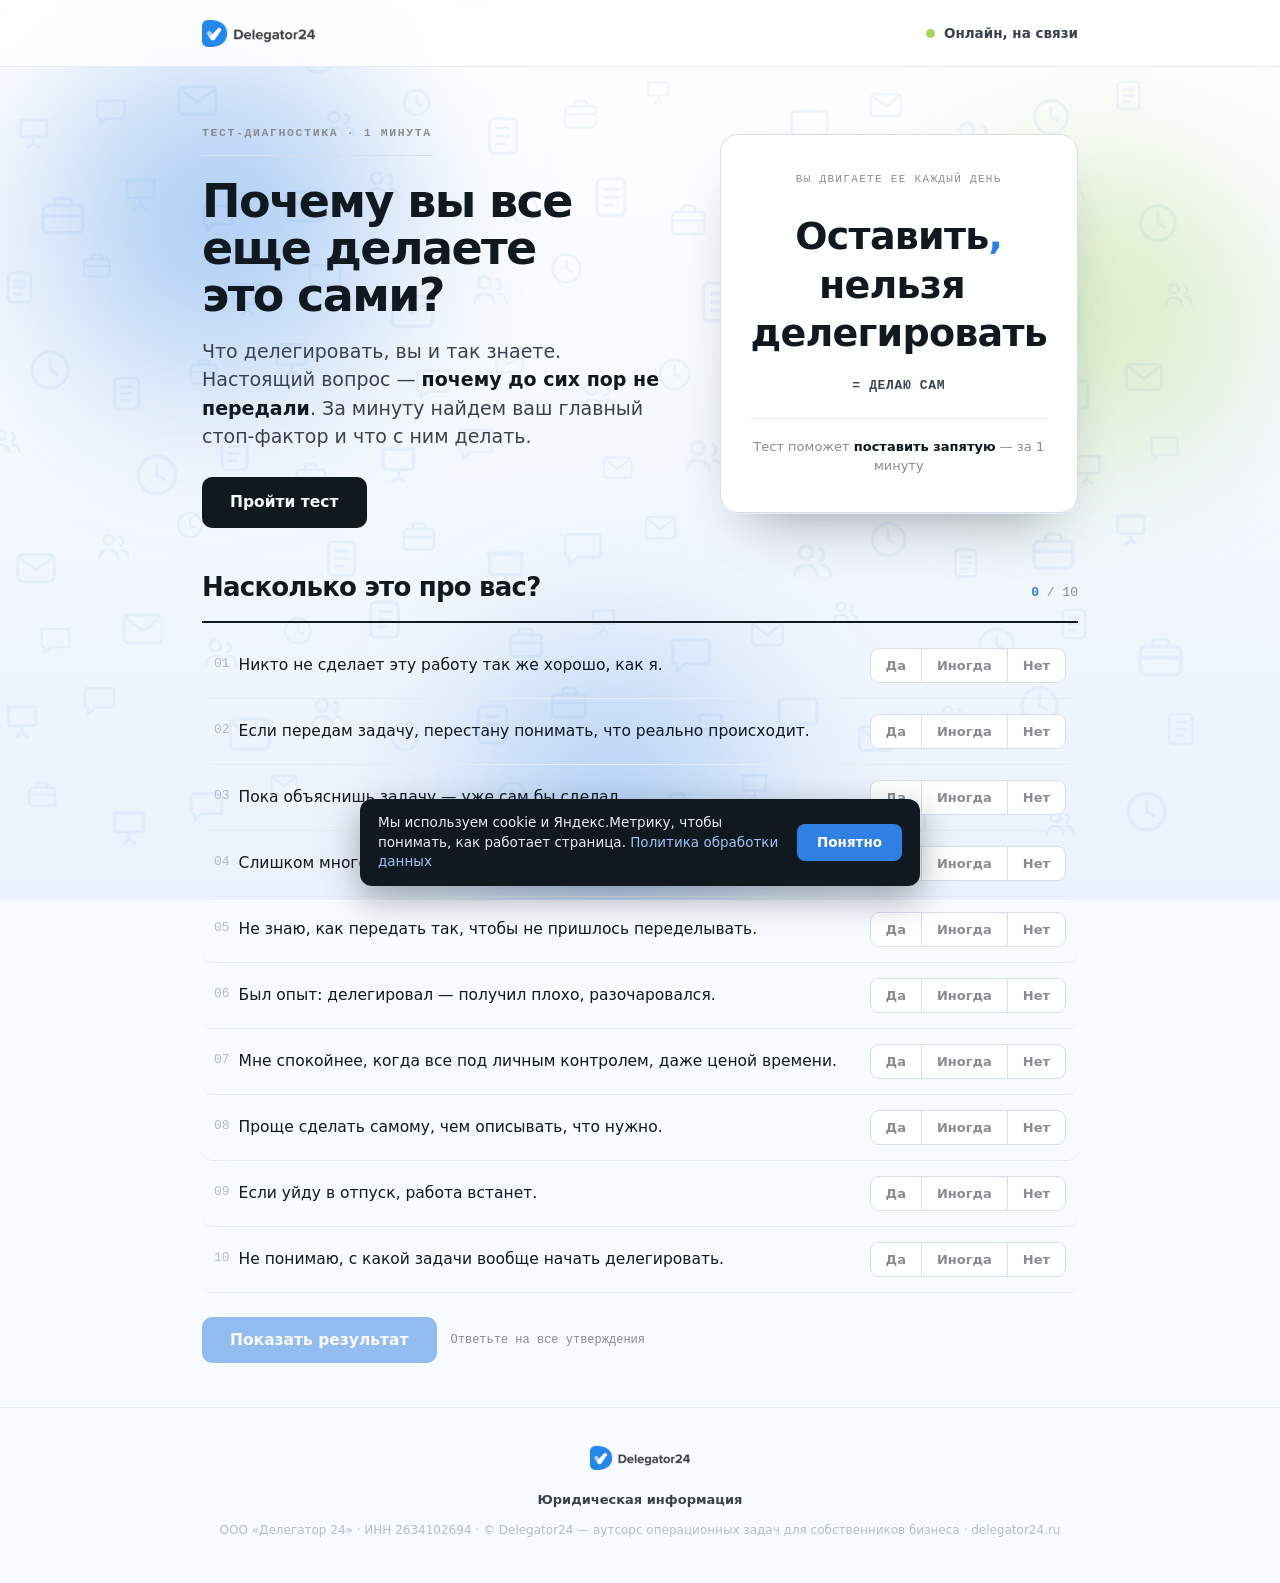
<file: pochemu-sam/index.html>
<!DOCTYPE html>
<html lang="ru">
<head>
<meta charset="utf-8">
<meta name="viewport" content="width=device-width, initial-scale=1, viewport-fit=cover">
<meta name="referrer" content="strict-origin-when-cross-origin">
<meta http-equiv="Content-Security-Policy" content="default-src 'self'; script-src 'self' 'unsafe-inline' https://mc.yandex.ru https://mc.yandex.com https://yastatic.net https://app.uiscom.ru https://*.uiscom.ru https://*.comagic.ru; style-src 'self' 'unsafe-inline' https://fonts.googleapis.com https://app.uiscom.ru https://*.uiscom.ru https://*.comagic.ru; font-src 'self' https://fonts.gstatic.com https://app.uiscom.ru https://*.uiscom.ru data:; img-src 'self' data: https:; connect-src 'self' https://chat.delegator24.ru https://mc.yandex.ru https://mc.yandex.com https://app.uiscom.ru https://*.uiscom.ru https://*.comagic.ru wss://*.uiscom.ru wss://*.comagic.ru wss://mc.yandex.com wss://mc.yandex.ru https://tracker.comagic.ru https://*.comagic.ru; frame-src 'self' https://*.uiscom.ru https://*.comagic.ru https://mc.yandex.ru; media-src 'self' https://*.uiscom.ru https://*.comagic.ru data: blob:; worker-src 'self' blob:; base-uri 'self'; form-action 'self' https://*.uiscom.ru">
<script>if(window.top!==window.self){try{window.top.location=window.self.location;}catch(e){document.documentElement.style.display='none';}}</script>
<title>Почему вы все еще делаете это сами — тест-диагностика | Delegator24</title>
<meta name="description" content="За минуту найдите ваш главный стоп-фактор в делегировании и узнайте, как передать задачи безопасно.">
<meta property="og:title" content="Почему вы все еще делаете это сами">
<meta property="og:description" content="Тест-диагностика: ваш стоп-фактор в делегировании и первый шаг.">
<link rel="canonical" href="https://delegator24.ru/pochemu-sam/">
<meta property="og:image" content="https://delegator24.ru/pochemu-sam/og.png">
<meta property="og:image:width" content="1200">
<meta property="og:image:height" content="630">
<meta property="og:type" content="website">
<link rel="icon" type="image/png" href="favicon-d24.png">
<link rel="apple-touch-icon" href="favicon-d24.png">
<link rel="preconnect" href="https://fonts.googleapis.com"><link rel="preconnect" href="https://fonts.gstatic.com" crossorigin>
<link href="https://fonts.googleapis.com/css2?family=Golos+Text:wght@400;500;600;700;800;900&family=JetBrains+Mono:wght@500;600;700&display=swap" rel="stylesheet">
<!-- Yandex.Metrika counter -->
<script type="text/javascript">
(function(m,e,t,r,i,k,a){m[i]=m[i]||function(){(m[i].a=m[i].a||[]).push(arguments)};m[i].l=1*new Date();
for(var j=0;j<document.scripts.length;j++){if(document.scripts[j].src===r){return;}}
k=e.createElement(t),a=e.getElementsByTagName(t)[0],k.async=1,k.src=r,a.parentNode.insertBefore(k,a)})
(window,document,"script","https://mc.yandex.ru/metrika/tag.js","ym");
ym(39533920,"init",{clickmap:true,trackLinks:true,accurateTrackBounce:true});
</script>
<noscript><div><img src="https://mc.yandex.ru/watch/39533920" style="position:absolute;left:-9999px;" alt=""></div></noscript>
<!-- /Yandex.Metrika counter -->
<style>
:root{
 --paper:#f7faff;--card:#ffffff;--card2:#f1f6fd;
 --ink:#101820;--ink2:#3a4250;--muted:#8a8d8f;--faint:#b4bcc7;
 --line:#e6ecf4;--line2:#d6deea;
 --accent:#307fe2;--accent-d:#2568c2;--accent-soft:#e3eefb;
 --green:#a4d65e;--green-d:#8cc23f;
 --mono:'JetBrains Mono',ui-monospace,monospace;--disp:'Golos Text',system-ui,sans-serif;
}
*{box-sizing:border-box;margin:0;padding:0}
html{scroll-behavior:smooth}
body{position:relative;font-family:var(--disp);background:var(--paper);color:var(--ink2);line-height:1.5;-webkit-font-smoothing:antialiased;overflow-x:hidden}
.bg{position:fixed;inset:0;z-index:-2;overflow:hidden;background:linear-gradient(180deg,#ffffff,#eaf2fd)}
.bg::before,.bg::after,.bg span{content:"";position:absolute;border-radius:50%;filter:blur(58px);will-change:transform}
.bg::before{width:46vw;height:46vw;left:-6vw;top:-6vw;background:radial-gradient(circle,rgba(48,127,226,.46),transparent 62%);animation:drift1 19s ease-in-out infinite}
.bg::after{width:40vw;height:40vw;right:-6vw;top:6vh;background:radial-gradient(circle,rgba(164,214,94,.44),transparent 62%);animation:drift2 23s ease-in-out infinite}
.bg span{position:absolute;content:"";width:40vw;height:40vw;left:28vw;bottom:-12vw;border-radius:50%;filter:blur(58px);background:radial-gradient(circle,rgba(48,127,226,.36),transparent 62%);animation:drift3 21s ease-in-out infinite}
@keyframes drift1{0%,100%{transform:translate(0,0) scale(1)}50%{transform:translate(24vw,16vh) scale(1.18)}}
@keyframes drift2{0%,100%{transform:translate(0,0) scale(1)}50%{transform:translate(-22vw,20vh) scale(1.14)}}
@keyframes drift3{0%,100%{transform:translate(0,0) scale(1)}50%{transform:translate(18vw,-18vh) scale(1.22)}}
@media (prefers-reduced-motion:reduce){.bg::before,.bg::after,.bg span{animation:none}}
.bg-ico{position:fixed;inset:0;z-index:-1;overflow:hidden;pointer-events:none}
.bg-ico .fi{position:absolute;display:block;color:var(--accent);opacity:.065;animation-name: float;animation-timing-function:ease-in-out;animation-iteration-count:infinite;will-change:transform}
.bg-ico .fi svg{width:100%;height:100%;display:block;stroke:currentColor;fill:none;stroke-width:1.6;stroke-linecap:round;stroke-linejoin:round}
@keyframes float{0%,100%{transform:translateY(0) rotate(calc(var(--rot,8deg)*-.4))}50%{transform:translateY(-17px) rotate(var(--rot,8deg))}}
@media (prefers-reduced-motion:reduce){.bg-ico .fi{animation:none}}
.rv{opacity:0;transform:translateY(20px);transition:opacity .55s cubic-bezier(.2,.8,.2,1),transform .55s cubic-bezier(.2,.8,.2,1)}
.rv.in{opacity:1;transform:none}
@media (prefers-reduced-motion:reduce){.rv{opacity:1;transform:none;transition:none}}
.wrap{max-width:920px;margin:0 auto;padding:0 22px}
a{color:var(--accent);text-decoration:none}

.top{background:rgba(255,255,255,.82);backdrop-filter:blur(10px);-webkit-backdrop-filter:blur(10px);border-bottom:1px solid var(--line);position:sticky;top:0;z-index:40}
.top .wrap{display:flex;align-items:center;justify-content:space-between;height:66px}
.brand{display:inline-flex;align-items:center;text-decoration:none}
.brand img{height:27px;width:auto;display:block}
.brand:hover{opacity:.82}
.top-link{font-size:14px;font-weight:600;color:var(--ink2)}.top-link:hover{color:var(--ink)}
.online{display:inline-flex;align-items:center;gap:9px;font-size:13.5px;font-weight:600;color:var(--ink2)}
.online .dot{width:9px;height:9px;border-radius:50%;background:var(--green);box-shadow:0 0 0 0 rgba(164,214,94,.55);animation:pulse 1.9s ease-out infinite}
@keyframes pulse{0%{box-shadow:0 0 0 0 rgba(164,214,94,.55)}70%{box-shadow:0 0 0 9px rgba(164,214,94,0)}100%{box-shadow:0 0 0 0 rgba(164,214,94,0)}}

.btn{display:inline-flex;align-items:center;gap:9px;font-family:var(--disp);font-weight:600;font-size:15.5px;border:none;border-radius:10px;cursor:pointer;padding:14px 28px;transition:transform .12s,background .15s;text-align:center}
.btn-ink{background:var(--ink);color:var(--paper)}.btn-ink:hover{background:#000;transform:translateY(-1px)}
.btn-accent{background:var(--accent);color:#fff}.btn-accent:hover{background:var(--accent-d);transform:translateY(-1px)}
.btn-ghost{background:var(--card);color:var(--ink);border:1px solid var(--line2)}.btn-ghost:hover{background:var(--card2)}

.hero{padding:52px 0 26px}
.kick{display:inline-block;font-family:var(--mono);font-size:11.5px;font-weight:600;text-transform:uppercase;letter-spacing:.14em;color:var(--muted);padding-bottom:14px;border-bottom:1px solid var(--line2);margin-bottom:22px}
.hero h1{font-size:clamp(34px,5.4vw,58px);font-weight:800;line-height:1.02;letter-spacing:-.035em;color:var(--ink);margin-bottom:18px;max-width:15ch}
.hero .sub{font-size:clamp(16px,1.8vw,19px);color:var(--ink2);max-width:600px;margin-bottom:26px}
.hero .sub b{color:var(--ink);font-weight:700}
.hero-grid{display:grid;grid-template-columns:1.15fr .85fr;gap:46px;align-items:center}
@media(max-width:860px){.hero-grid{grid-template-columns:1fr;gap:28px}.hero-left h1{font-size:clamp(32px,7vw,52px)}}
.hero-left h1{max-width:none;text-wrap:balance;font-size:clamp(30px,3.6vw,46px)}
.hero-left .sub{text-wrap:pretty}

/* дилемма запятой: «Оставить нельзя делегировать» — запятая мечется */
.tetr{background:var(--card);border:1px solid var(--line2);border-radius:18px;padding:36px 30px;text-align:center;
 box-shadow:0 1px 0 var(--line),0 30px 55px -30px rgba(16,24,32,.45);animation:tetrFloat 7s ease-in-out infinite}
@keyframes tetrFloat{0%,100%{transform:translateY(0) rotate(-.5deg)}50%{transform:translateY(-11px) rotate(.6deg)}}
.tetr-kick{font-family:var(--mono);font-size:11px;text-transform:uppercase;letter-spacing:.12em;color:var(--muted);margin-bottom:24px}
.tetr-phrase{font-size:clamp(26px,3.4vw,38px);font-weight:800;letter-spacing:-.02em;color:var(--ink);line-height:1.28}
.tetr-phrase .cm{color:var(--accent);font-weight:800}
.cm1{animation:cmA 4.4s ease-in-out infinite}
.cm2{opacity:0;animation:cmB 4.4s ease-in-out infinite}
@keyframes cmA{0%,40%{opacity:1}48%,92%{opacity:0}100%{opacity:1}}
@keyframes cmB{0%,40%{opacity:0}48%,92%{opacity:1}100%{opacity:0}}
.tetr-caps{position:relative;height:22px;margin-top:18px}
.tetr-caps .cap{position:absolute;left:0;right:0;font-family:var(--mono);font-size:13px;font-weight:700;text-transform:uppercase;letter-spacing:.05em}
.cap1{color:var(--keep);animation:cmA 4.4s ease-in-out infinite}
.cap2{color:var(--go);opacity:0;animation:cmB 4.4s ease-in-out infinite}
.tetr-foot{margin-top:20px;padding-top:18px;border-top:1px solid var(--line);font-size:13px;color:var(--muted)}
.tetr-foot b{color:var(--ink);font-weight:700}
@media (prefers-reduced-motion:reduce){.cm1,.cm2,.cap1,.cap2,.tetr{animation:none}}

.test{margin-top:14px}
.test-h{display:flex;align-items:baseline;justify-content:space-between;gap:12px;border-bottom:2px solid var(--ink);padding-bottom:14px;margin-bottom:10px;flex-wrap:wrap}
.test-h h2{font-size:clamp(20px,2.4vw,26px);font-weight:800;letter-spacing:-.03em;color:var(--ink)}
.test-h .prog{font-family:var(--mono);font-size:13px;color:var(--muted)}
.test-h .prog b{color:var(--accent)}
.q{padding:15px 12px;border-bottom:1px solid var(--line);border-radius:10px;display:flex;align-items:center;gap:16px;flex-wrap:wrap;transition:background .16s}
.q:hover{background:var(--accent-soft)}
.q-t{flex:1 1 300px;display:flex;align-items:flex-start;gap:9px;font-size:15.5px;color:var(--ink);font-weight:500}
.q-t i{flex:0 0 auto;font-family:var(--mono);font-style:normal;color:var(--faint);font-size:13px;line-height:1.5;transition:color .16s}
.q:hover .q-t i{color:var(--accent)}
.scale{display:inline-flex;background:var(--card);border:1px solid var(--line2);border-radius:9px;overflow:hidden;flex:0 0 auto}
.scale button{font-family:var(--disp);font-size:13px;font-weight:600;padding:9px 15px;border:none;background:none;color:var(--muted);cursor:pointer;transition:.14s;border-right:1px solid var(--line2)}
.scale button:last-child{border-right:none}
.scale button:hover:not(.on){background:var(--accent-soft);color:var(--accent)}
.scale button.on{background:var(--ink);color:#fff}
.test-foot{margin-top:24px;display:flex;align-items:center;gap:14px;flex-wrap:wrap}
.test-foot .hint{font-family:var(--mono);font-size:12px;color:var(--muted)}

.result{display:none;margin-top:46px}
.result.show{display:block;animation:rise .5s ease}
@keyframes rise{from{opacity:0;transform:translateY(16px)}to{opacity:1;transform:none}}
.r-lead{font-family:var(--mono);font-size:11.5px;text-transform:uppercase;letter-spacing:.12em;color:var(--muted);margin-bottom:10px}
.r-title{font-size:clamp(26px,3.6vw,42px);font-weight:800;letter-spacing:-.035em;color:var(--ink);line-height:1.04;margin-bottom:8px}
.r-recog{font-size:16px;color:var(--ink2);max-width:640px;margin-bottom:28px}
.r-blocks{display:grid;grid-template-columns:1fr 1fr;gap:14px;margin-bottom:20px}
@media(max-width:680px){.r-blocks{grid-template-columns:1fr}}
@media(max-width:600px){
 .hero{padding:34px 0 20px}
 .cta{padding:32px 22px;border-radius:20px}
 .cta::after{left:32px}
 .online{font-size:12.5px;gap:7px}
 .q{gap:10px}
 .scale button{padding:9px 13px}
 .consent{padding:14px 15px}
 .r-title{font-size:clamp(24px,8vw,34px)}
}
@media(max-width:380px){
 .scale button{padding:8px 11px;font-size:12.5px}
 .brand img{height:24px}
}
.r-b{background:var(--card);border:1px solid var(--line2);border-radius:12px;padding:20px;transition:transform .16s,box-shadow .16s,border-color .16s}
.r-b:hover{transform:translateY(-2px);border-color:#c3d6f0;box-shadow:0 12px 26px -16px rgba(16,24,32,.32)}
.r-b .h{font-family:var(--mono);font-size:11px;text-transform:uppercase;letter-spacing:.1em;color:var(--muted);margin-bottom:9px}
.r-b p{font-size:14.5px;color:var(--ink2);line-height:1.5}
.r-step{background:var(--card);border:1px solid var(--line2);border-left:3px solid var(--accent);border-radius:12px;padding:20px;margin-bottom:20px;transition:transform .16s,box-shadow .16s}
.r-step:hover{transform:translateY(-2px);box-shadow:0 12px 26px -16px rgba(48,127,226,.34)}
.r-step .h{font-family:var(--mono);font-size:11px;text-transform:uppercase;letter-spacing:.1em;color:var(--accent);margin-bottom:9px}
.r-step p{font-size:16px;color:var(--ink);font-weight:500;line-height:1.5}
.r-sec{font-size:13.5px;color:var(--muted);margin-bottom:28px}
.r-retake{font-size:13.5px;color:var(--muted);cursor:pointer;margin-left:auto}
.r-retake:hover{color:var(--ink)}

.cta{position:relative;background:var(--ink);color:#fff;border-radius:24px;padding:40px 30px;text-align:center}
.cta::after{content:"";position:absolute;left:48px;bottom:-14px;width:0;height:0;border-left:15px solid transparent;border-right:15px solid transparent;border-top:16px solid var(--ink)}
.cta h2{font-size:clamp(23px,3.2vw,32px);font-weight:800;letter-spacing:-.03em;color:#fff;margin-bottom:12px;line-height:1.05}
.cta p{color:#aab2be;max-width:520px;margin:0 auto 24px;font-size:15.5px}
.cta .btn-accent{font-size:16px;padding:16px 32px}
.cta-note{margin-top:15px;font-size:12.5px;color:#8a8d8f}

footer{padding:38px 0 44px;color:var(--muted);font-size:13px;border-top:1px solid var(--line);margin-top:44px;text-align:center}
.foot-logo{display:inline-block;margin-bottom:14px}
.foot-logo img{height:24px;width:auto;display:block;margin:0 auto;transition:opacity .15s}
.foot-logo:hover img{opacity:.82}
.foot-legal{margin-bottom:12px}
.foot-legal a{color:var(--ink2);font-size:13px;font-weight:600;text-decoration:none;transition:color .15s}
.foot-legal a:hover{color:var(--accent)}
.foot-copy{font-size:12px;color:var(--faint)}
.msgbox{background:var(--card);border:1px dashed var(--line2);border-radius:12px;padding:14px 16px;margin-bottom:20px;cursor:pointer;transition:.14s}
.msgbox:hover{border-color:var(--accent);background:#fff}
.mb-h{font-family:var(--mono);font-size:10.5px;text-transform:uppercase;letter-spacing:.1em;color:var(--muted);margin-bottom:8px}
.mb-t{font-size:14.5px;color:var(--ink);line-height:1.5;white-space:pre-line}
.cta .msgbox{background:rgba(255,255,255,.06);border:1px dashed rgba(255,255,255,.22);max-width:520px;margin:0 auto 18px;text-align:left}
.cta .msgbox:hover{border-color:#9ec3f2;background:rgba(255,255,255,.09)}
.cta .mb-h{color:#8a8d8f}
.cta .mb-t{color:#dbe2ec}
.cta #ctaActions{display:flex;gap:10px;justify-content:center;flex-wrap:wrap}
.consent{max-width:540px;margin:0 auto 18px;text-align:left;display:flex;flex-direction:column;gap:11px;padding:15px 17px;background:var(--card);border:1px solid var(--line2);border-radius:12px}
.consent.shake{animation:csShake .4s;border-color:var(--accent)}
@keyframes csShake{0%,100%{transform:translateX(0)}20%,60%{transform:translateX(-5px)}40%,80%{transform:translateX(5px)}}
.cs-row{display:flex;gap:10px;align-items:flex-start;font-size:12.5px;line-height:1.45;color:var(--ink2);cursor:pointer}
.cs-row input{margin-top:1px;width:17px;height:17px;flex:0 0 auto;accent-color:var(--accent);cursor:pointer}
.cs-row a{color:var(--accent);text-decoration:none}
.cs-row a:hover{text-decoration:underline}
.toast{position:fixed;bottom:28px;left:50%;transform:translateX(-50%);background:var(--ink);color:var(--paper);padding:12px 22px;border-radius:9px;font-size:14px;font-weight:500;z-index:70;opacity:0;transition:opacity .2s;pointer-events:none}
.toast.show{opacity:1}

/* КВИЗ. Живет внутри .cta — фон там темный (var(--ink)).
   Светлые переменные (--card / --ink) тут использовать НЕЛЬЗЯ: белое на белом. */
.lf{max-width:560px;margin:0 auto;text-align:left}
.lf-bar{height:3px;border-radius:2px;background:rgba(255,255,255,.12);margin-bottom:18px;overflow:hidden}
.lf-bar i{display:block;height:100%;width:14%;background:var(--accent);border-radius:2px;transition:width .3s}
.lf-cnt{font-size:12.5px;color:#8a8d8f;margin-bottom:10px}
.lf-step{display:none}
.lf-step.on{display:block;animation:lfIn .25s ease}
@keyframes lfIn{from{opacity:0;transform:translateY(6px)}to{opacity:1;transform:none}}
.lf-q{font-size:19px;font-weight:700;color:#fff;margin-bottom:4px;line-height:1.3}
.lf-hint{font-size:13.5px;color:#8a8d8f;margin-bottom:14px}
.lf-chips{display:flex;flex-wrap:wrap;gap:9px}
.lf-chip{display:inline-flex;align-items:center;padding:11px 16px;border-radius:12px;cursor:pointer;
  border:1px solid rgba(255,255,255,.18);background:rgba(255,255,255,.06);color:#dbe2ec;
  font-size:14.5px;user-select:none;transition:all .15s}
.lf-chip:hover{border-color:#9ec3f2;background:rgba(255,255,255,.1)}
.lf-chip input{display:none}
.lf-chip.on{background:var(--accent);border-color:var(--accent);color:#fff;font-weight:600}
.lf-in{width:100%;padding:13px 15px;border-radius:12px;font:inherit;font-size:15px;
  border:1px solid rgba(255,255,255,.18);background:rgba(255,255,255,.06);color:#fff;transition:border-color .15s}
.lf-in:focus{outline:none;border-color:var(--accent);background:rgba(255,255,255,.09)}
.lf-in::placeholder{color:#8a8d8f}
textarea.lf-in{min-height:90px;resize:vertical}
/* Телефон: код страны живет ВНУТРИ поля — иначе автоподстановка браузера
   пишет номер в одно поле, а код остается от другой страны, и выходит каша. */
.lf-tel{position:relative}
.lf-tel .lf-in{padding-left:64px}
.lf-flag{position:absolute;left:1px;top:1px;bottom:1px;width:58px;display:flex;align-items:center;
  justify-content:center;gap:3px;cursor:pointer;border:none;border-right:1px solid rgba(255,255,255,.14);
  background:none;color:#dbe2ec;font-size:17px;border-radius:12px 0 0 12px}
.lf-flag:hover{background:rgba(255,255,255,.07)}
.lf-flag i{font-style:normal;font-size:9px;opacity:.6}
.lf-list{position:absolute;z-index:20;top:calc(100% + 4px);left:0;right:0;max-height:230px;overflow:auto;
  display:none;background:#171f2b;border:1px solid rgba(255,255,255,.16);border-radius:12px;padding:5px}
.lf-list.on{display:block}
.lf-list button{display:flex;width:100%;gap:9px;align-items:center;padding:9px 11px;border:none;
  background:none;color:#dbe2ec;font:inherit;font-size:14px;cursor:pointer;border-radius:8px;text-align:left}
.lf-list button:hover{background:rgba(255,255,255,.09)}
.lf-list b{margin-left:auto;color:#8a8d8f;font-weight:500}
.lf-plain .lf-flag,.lf-plain .lf-list{display:none}
.lf-plain .lf-in{padding-left:15px}
.lf-go-row{display:flex;gap:10px;flex-wrap:wrap}
.lf-go-row .lf-go{flex:1;min-width:180px;justify-content:center}
.lf-f{margin-bottom:13px}
.lf-lbl{display:block;font-size:13.5px;font-weight:600;color:#dbe2ec;margin-bottom:6px}
.lf-own{margin-top:9px;display:none}
.lf-own.show{display:block}
.lf-nav{display:flex;gap:10px;margin-top:20px;align-items:center}
.lf-next{flex:1;justify-content:center}
.lf-back{background:none;border:none;color:#8a8d8f;font:inherit;font-size:14px;cursor:pointer;padding:10px 4px}
.lf-back:hover{color:#dbe2ec}
.lf-next[disabled]{opacity:.4;pointer-events:none}
.lf-cs{margin:16px 0 4px}
.lf-cs .cs-row{display:flex;gap:9px;align-items:flex-start;margin-bottom:9px;font-size:12px;color:#8a8d8f;line-height:1.45}
.lf-cs .cs-row input{margin-top:2px;flex:none}
.lf-cs a{color:#9ec3f2}
.lf-err{color:#ff8787;font-size:13.5px;margin-top:10px;display:none}
.lf-err.show{display:block}
@media(max-width:640px){.lf-q{font-size:17px}.lf-chip{padding:10px 13px;font-size:13.5px}}
</style>
</head>
<body>
<div class="bg" aria-hidden="true"><span></span></div>
<div class="bg-ico" aria-hidden="true"></div>

<div class="top"><div class="wrap">
  <a class="brand" href="https://delegator24.ru" target="_blank" rel="noopener" aria-label="На сайт Delegator24"><img src="logo-d24.png" alt="Delegator24" height="27"></a>
  <div class="online"><span class="dot"></span>Онлайн, на связи</div>
</div></div>

<div class="wrap">
  <section class="hero"><div class="hero-grid">
    <div class="hero-left">
      <span class="kick">Тест-диагностика · 1 минута</span>
      <h1>Почему вы все еще делаете это сами?</h1>
      <p class="sub">Что делегировать, вы и так знаете. Настоящий вопрос — <b>почему до сих пор не передали</b>. За минуту найдем ваш главный стоп-фактор и что с ним делать.</p>
      <a class="btn btn-ink" href="#test">Пройти тест</a>
    </div>
    <div class="hero-right">
      <div class="tetr" aria-hidden="true">
        <div class="tetr-kick">Вы двигаете ее каждый день</div>
        <div class="tetr-phrase">Оставить<span class="cm cm1">,</span> нельзя<span class="cm cm2">,</span> делегировать</div>
        <div class="tetr-caps">
          <span class="cap cap1">= делаю сам</span>
          <span class="cap cap2">= передаю команде</span>
        </div>
        <div class="tetr-foot">Тест поможет <b>поставить запятую</b> — за 1 минуту</div>
      </div>
    </div>
  </div></section>

  <section class="test" id="test">
    <div class="test-h rv">
      <h2>Насколько это про вас?</h2>
      <div class="prog"><b id="pn">0</b> / <span id="pt">10</span></div>
    </div>
    <div id="qlist"></div>
    <div class="test-foot">
      <button class="btn btn-accent" id="resBtn" onclick="compute()" disabled style="opacity:.5">Показать результат</button>
      <span class="hint" id="hint">Ответьте на все утверждения</span>
    </div>
  </section>

  <section class="result" id="result">
    <div class="r-lead">Ваш главный стоп-фактор</div>
    <div style="display:flex;align-items:baseline;flex-wrap:wrap;gap:12px"><div class="r-title" id="rTitle"></div><span class="r-retake" onclick="retake()">пройти заново</span></div>
    <div class="r-recog" id="rRecog"></div>
    <div class="r-blocks">
      <div class="r-b"><div class="h">В чем ловушка</div><p id="rReframe"></p></div>
      <div class="r-b"><div class="h">Как D24 это снимает</div><p id="rD24"></p></div>
    </div>
    <div class="r-step"><div class="h">Ваш первый шаг</div><p id="rStep"></p></div>
    <div class="r-sec" id="rSec"></div>

    <div class="cta">
      <h2 id="ctaH">Сделаем этот шаг вместе</h2>
      <p id="ctaP">На разборе поможем сделать первый шаг под ваш случай.</p>
      <div class="msgbox" id="msgBox" style="display:none" onclick="copyMsg()">
        <div class="mb-h">Готовое сообщение · нажмите, чтобы скопировать</div>
        <div class="mb-t" id="mbText"></div>
      </div>
      <div class="consent" id="consentBox" style="display:none">
        <label class="cs-row"><input type="checkbox" id="cs1" checked><span>Я предоставляю Сервису <a href="https://delegator24.ru/consent-to-the-processing-of-personaldata" target="_blank" rel="noopener">согласие</a> на обработку моих персональных данных, <a href="https://delegator24.ru/consent-to-the-transfer-of-personal-data" target="_blank" rel="noopener">согласие</a> на передачу моих персональных данных третьим лицам, я ознакомлен с <a href="https://delegator24.ru/privacy-policy" target="_blank" rel="noopener">Политикой обработки персональных данных</a>.</span></label>
        <label class="cs-row"><input type="checkbox" id="cs2" checked><span>Я предоставляю Сервису <a href="https://delegator24.ru/consent-to-receive-marketing-information" target="_blank" rel="noopener">согласие</a> на получение рассылок.</span></label>
      </div>
      <div id="ctaActions"></div>
      <div class="cta-note" id="ctaNote">Бесплатно, без обязательств.</div>
<!-- КВИЗ. Вопросы и варианты — один в один с формой Тильды: в amoCRM поля
     настроены под них. Лид уходит в amoCRM сразу, даже если человек не дойдет до бота. -->
<div class="lf" id="leadForm" style="display:none">
  <div class="lf-bar"><i id="lfBar"></i></div>
  <div class="lf-cnt" id="lfCnt">Вопрос 1 из 7</div>

  <div class="lf-step" data-step="1">
    <div class="lf-q">Ваша роль в компании</div>
    <div class="lf-chips" data-one="role">
      <label class="lf-chip"><input type="radio" name="role" value="Владелец/Совладелец">Владелец/Совладелец</label>
      <label class="lf-chip"><input type="radio" name="role" value="Генеральный директор">Генеральный директор</label>
      <label class="lf-chip"><input type="radio" name="role" value="Топ-менеджер/Руководитель направления">Топ-менеджер/Руководитель направления</label>
      <label class="lf-chip"><input type="radio" name="role" value="Другой сотрудник">Другой сотрудник</label>
    </div>
  </div>

  <div class="lf-step" data-step="2">
    <div class="lf-q">Размер команды</div>
    <div class="lf-chips" data-one="team">
      <label class="lf-chip"><input type="radio" name="team" value="Нет команды">Нет команды</label>
      <label class="lf-chip"><input type="radio" name="team" value="до 5 человек">до 5 человек</label>
      <label class="lf-chip"><input type="radio" name="team" value="до 10 человек">до 10 человек</label>
      <label class="lf-chip"><input type="radio" name="team" value="более 20 человек">более 20 человек</label>
    </div>
    <div class="lf-nav"><button class="lf-back" data-back>Назад</button></div>
  </div>

  <div class="lf-step" data-step="3">
    <div class="lf-q">Сфера деятельности</div>
    <div class="lf-hint">Можно выбрать несколько</div>
    <div class="lf-chips" data-many="sphere">
      <label class="lf-chip"><input type="checkbox" name="sphere" value="Строительство/инжиниринг">Строительство/инжиниринг</label>
      <label class="lf-chip"><input type="checkbox" name="sphere" value="Консалтинг/инфобиз">Консалтинг/инфобиз</label>
      <label class="lf-chip"><input type="checkbox" name="sphere" value="Производство">Производство</label>
      <label class="lf-chip"><input type="checkbox" name="sphere" value="Розничная торговля/МП">Розничная торговля/МП</label>
      <label class="lf-chip"><input type="checkbox" name="sphere" value="Маркетинг/реклама">Маркетинг/реклама</label>
      <label class="lf-chip"><input type="checkbox" name="sphere" value="IT">IT</label>
      <label class="lf-chip"><input type="checkbox" name="sphere" value="Свой вариант">Свой вариант</label>
    </div>
    <div class="lf-own" data-own="sphere"><input class="lf-in" id="lfOwnSphere" placeholder="Ваша сфера"></div>
    <div class="lf-nav">
      <button class="lf-back" data-back>Назад</button>
      <button class="btn btn-accent lf-next" data-next>Далее</button>
    </div>
  </div>

  <div class="lf-step" data-step="4">
    <div class="lf-q">В каких направлениях вам нужна помощь?</div>
    <div class="lf-hint">Можно выбрать несколько</div>
    <div class="lf-chips" data-many="directions">
      <label class="lf-chip"><input type="checkbox" name="directions" value="Ассистентская поддержка">Ассистентская поддержка</label>
      <label class="lf-chip"><input type="checkbox" name="directions" value="Бухгалтерская поддержка">Бухгалтерская поддержка</label>
      <label class="lf-chip"><input type="checkbox" name="directions" value="HR поддержка">HR поддержка</label>
      <label class="lf-chip"><input type="checkbox" name="directions" value="Работа с клиентами">Работа с клиентами</label>
      <label class="lf-chip"><input type="checkbox" name="directions" value="Маркетинг и дизайн">Маркетинг и дизайн</label>
      <label class="lf-chip"><input type="checkbox" name="directions" value="Юридическая поддержка">Юридическая поддержка</label>
      <label class="lf-chip"><input type="checkbox" name="directions" value="Свой вариант">Свой вариант</label>
    </div>
    <div class="lf-own" data-own="directions"><input class="lf-in" id="lfOwnDir" placeholder="Опишите направление"></div>
    <div class="lf-nav">
      <button class="lf-back" data-back>Назад</button>
      <button class="btn btn-accent lf-next" data-next>Далее</button>
    </div>
  </div>

  <div class="lf-step" data-step="5">
    <div class="lf-q">Опишите задачи, которые хотите снять с себя</div>
    <div class="lf-hint">Пара строк — подготовим разбор точнее. Можно пропустить.</div>
    <textarea class="lf-in" id="lfTasks" placeholder="Например: обработка заявок, отчеты, переписка с клиентами"></textarea>
    <div class="lf-nav">
      <button class="lf-back" data-back>Назад</button>
      <button class="btn btn-accent lf-next" data-next>Далее</button>
    </div>
  </div>

  <div class="lf-step" data-step="6">
    <div class="lf-q">Как узнали о нас</div>
    <div class="lf-chips" data-one="source">
      <label class="lf-chip"><input type="radio" name="source" value="По рекомендации">По рекомендации</label>
      <label class="lf-chip"><input type="radio" name="source" value="Из бизнес-сообщества">Из бизнес-сообщества</label>
      <label class="lf-chip"><input type="radio" name="source" value="Видел рекламу">Видел рекламу</label>
      <label class="lf-chip"><input type="radio" name="source" value="Из соцсетей">Из соцсетей</label>
      <label class="lf-chip"><input type="radio" name="source" value="Поиск в Яндексе / Google">Поиск в Яндексе / Google</label>
    </div>
    <div class="lf-nav"><button class="lf-back" data-back>Назад</button></div>
  </div>

  <div class="lf-step" data-step="7">
    <div class="lf-q">Предпочтительный способ связи</div>

    <div class="lf-f">
      <label class="lf-lbl" for="lfName">Имя</label>
      <input class="lf-in" id="lfName" placeholder="Ваше имя" autocomplete="name">
    </div>
    <div class="lf-f">
      <label class="lf-lbl" for="lfPhone">Телефон</label>
      <div class="lf-tel" data-tel>
        <button type="button" class="lf-flag" aria-label="Страна"><span>🇷🇺</span><i>▾</i></button>
        <input class="lf-in" id="lfPhone" type="tel" autocomplete="tel">
        <div class="lf-list"></div>
      </div>
    </div>
    <div class="lf-f">
      <label class="lf-lbl" for="lfEmail">Email</label>
      <input class="lf-in" id="lfEmail" type="email" placeholder="you@company.ru" autocomplete="email">
    </div>
    <div class="lf-f">
      <span class="lf-lbl">Предпочтительный способ связи</span>
      <div class="lf-chips" data-one="way">
        <label class="lf-chip"><input type="radio" name="way" value="Телефон">Телефон</label>
        <label class="lf-chip"><input type="radio" name="way" value="Telegram">Telegram</label>
        <label class="lf-chip"><input type="radio" name="way" value="WhatsApp">WhatsApp</label>
        <label class="lf-chip"><input type="radio" name="way" value="Max">Max</label>
      </div>
    </div>
    <div class="lf-f" id="lfContactWrap" style="display:none">
      <label class="lf-lbl" for="lfContact" id="lfContactLbl">Контакт</label>
      <div class="lf-tel" id="lfContactTel" data-tel>
        <button type="button" class="lf-flag" aria-label="Страна"><span>🇷🇺</span><i>▾</i></button>
        <input class="lf-in" id="lfContact" type="tel">
        <div class="lf-list"></div>
      </div>
    </div>

    <input class="lf-in" id="lfHp" name="site" tabindex="-1" autocomplete="off" aria-hidden="true" style="position:absolute;left:-9999px;top:-9999px;width:1px;height:1px;opacity:0">
    <div class="lf-cs">
      <label class="cs-row"><input type="checkbox" id="lfCs1" checked><span>Я предоставляю Сервису <a href="https://delegator24.ru/consent-to-the-processing-of-personaldata" target="_blank" rel="noopener">согласие</a> на обработку моих персональных данных, <a href="https://delegator24.ru/consent-to-the-transfer-of-personal-data" target="_blank" rel="noopener">согласие</a> на передачу моих персональных данных третьим лицам, я ознакомлен с <a href="https://delegator24.ru/privacy-policy" target="_blank" rel="noopener">Политикой обработки персональных данных</a>.</span></label>
      <label class="cs-row"><input type="checkbox" id="lfCs2" checked><span>Я предоставляю Сервису <a href="https://delegator24.ru/consent-to-receive-marketing-information" target="_blank" rel="noopener">согласие</a> на получение рассылок.</span></label>
    </div>

    <div class="lf-nav">
      <button class="lf-back" data-back>Назад</button>
      <button class="btn btn-accent lf-next" id="lfSend">Получить разбор</button>
    </div>
    <div class="lf-err" id="lfErr"></div>
  </div>

  <div id="lfDone" style="display:none"></div>
</div>
    </div>
  </section>
</div>

<footer><div class="wrap">
  <a class="foot-logo" href="https://delegator24.ru" target="_blank" rel="noopener" aria-label="На сайт Delegator24"><img src="logo-d24.png" alt="Delegator24" height="24"></a>
  <div class="foot-legal"><a href="https://delegator24.ru/legaldoc" target="_blank" rel="noopener">Юридическая информация</a></div>
  <div class="foot-copy">ООО «Делегатор 24» · ИНН 2634102694 · © Delegator24 — аутсорс операционных задач для собственников бизнеса · delegator24.ru</div>
</div></footer>
<div class="toast" id="toast"></div>

<script>
// куда вести на разбор — по источнику (?src=tg|max), который дописывает бот при отправке ссылки
// боты по каналам — заменить на реальные при деплое
var LINKS={tg:"https://t.me/Delegator24_bot?start=landpage",max:"https://max.ru/id2634102694_bot?start=landpagemax"};
function withSrc(u){var s=(new URLSearchParams(location.search)).get('src');return s?(u+(u.indexOf('?')>-1?'&':'?')+'src='+encodeURIComponent(s)):u;}
function mkBtn(label,href,copy){var a=document.createElement('a');a.className='btn btn-accent';a.textContent=label;a.href=href;if(copy){a.target='_blank';a.rel='noopener';a.onclick=function(e){if(!consentOK()){e.preventDefault();flashConsent();toast('Отметьте согласие на обработку данных');return false;}recordConsent();try{if(window.ym)ym(39533920,'reachGoal','to_bot');}catch(e){}copyMsg();};}return a;}
function consentOK(){var c=document.getElementById('cs1');return!c||c.checked;}
function flashConsent(){var b=document.getElementById('consentBox');if(!b)return;b.classList.remove('shake');void b.offsetWidth;b.classList.add('shake');}
function recordConsent(){try{var m=document.getElementById('cs2');localStorage.setItem('d24consent',JSON.stringify({pd:true,marketing:!!(m&&m.checked),ts:Date.now()}));}catch(e){}}
function botUrl(base,code){return base+(base.indexOf('?')>-1?'&':'?')+'start='+code;}

var Q=[
 {t:"Никто не сделает эту работу так же хорошо, как я.",b:"quality"},
 {t:"Если передам задачу, перестану понимать, что реально происходит.",b:"control"},
 {t:"Пока объяснишь задачу — уже сам бы сделал.",b:"faster"},
 {t:"Слишком много процессов завязано только на меня.",b:"irreplace"},
 {t:"Не знаю, как передать так, чтобы не пришлось переделывать.",b:"how"},
 {t:"Был опыт: делегировал — получил плохо, разочаровался.",b:"quality"},
 {t:"Мне спокойнее, когда все под личным контролем, даже ценой времени.",b:"control"},
 {t:"Проще сделать самому, чем описывать, что нужно.",b:"faster"},
 {t:"Если уйду в отпуск, работа встанет.",b:"irreplace"},
 {t:"Не понимаю, с какой задачи вообще начать делегировать.",b:"how"}
];
var B={
 quality:{title:"Страх, что сделают хуже",
  recog:"Вам кажется, что никто не справится так же хорошо, как вы. Часто за этим стоит прошлый неудачный опыт.",
  reframe:"Качество падает не от делегирования, а от передачи без стандарта. Когда есть регламент и контроль, исполнитель делает предсказуемо, а вы освобождаете голову.",
  d24:"Регламент под вашу задачу, двойной контроль (исполнитель + куратор), правки до результата и замена специалиста, если не подошел. Вы не остаетесь один на один с плохой работой.",
  step:"Не отдавайте сразу важное. Возьмите одну повторяющуюся задачу и составьте короткий эталон «как надо» — именно стандарт, а не человек, защищает качество при передаче.",
  cta:{h:"Заберите гайд: как ставить задачи и проверять качество",p:"Пришлем документ: как формулировать задачу (в том числе голосом), критерии готовности и как проверять результат.",label:"Забрать гайд",doc:"гайд по постановке задач и контролю качества",url:"consult",code:"mat_quality"}},
 control:{title:"Страх потерять контроль",
  recog:"Вам спокойнее, когда все под личным контролем, даже если это съедает время. Передать = перестать понимать, что происходит.",
  reframe:"Контроль — это видеть статус и точки, а не держать руки на всем. Делая сам, вы контролируете ценой своего времени и упираетесь в потолок.",
  d24:"Контрольные точки, отчетность и куратор, который держит процесс. Вы видите прогресс в любой момент — контроль остается в системе, а не в ваших руках.",
  step:"Задайте одну контрольную точку, по которой поймете, что задача идет верно: ежедневный статус или фото результата. Контроль — это точка, а не участие в процессе.",
  cta:{h:"Заберите шаблон контроля без микроменеджмента",p:"Пришлем шаблон: какие контрольные точки ставить, частота и формат отчетности, чтобы видеть прогресс не участвуя.",label:"Забрать шаблон",doc:"шаблон контроля без микроменеджмента",url:"consult",code:"mat_control"}},
 faster:{title:"«Пока объяснишь — сам сделаешь»",
  recog:"Передача кажется дороже самой задачи: объяснять дольше, чем сделать.",
  reframe:"Первый раз — да, дольше. Но задача повторяется. «Объяснить» вы платите один раз, а экономите каждый раз потом. Считаете стоимость передачи, но не стоимость того, что делаете это десятки раз в месяц.",
  d24:"Мы снимаем само «объяснить»: куратор превращает ваш голосовой или сумбур в ТЗ, подбирает исполнителя и ставит контроль. Регламенты писать не нужно.",
  step:"Один раз запишите голосом или видео, как вы делаете самую частую задачу. Это разовое «объяснить», которое окупается каждый следующий раз.",
  cta:{h:"Заберите расчет: во что обходится «быстрее сам»",p:"Пришлем счетчик: сколько часов в месяц съедает одна привычная задача и когда «объяснить» окупается.",label:"Забрать расчет",doc:"расчет «во что обходится сделать самому»",url:"consult",code:"mat_faster"}},
 irreplace:{title:"«Без меня все встанет»",
  recog:"Слишком много процессов завязано на вас. Кажется, что это надежно — на деле это потолок роста и риск.",
  reframe:"Если бизнес держится только на вас — вы не можете масштабироваться, заболеть или уйти в отпуск. Это не сила, а ограничение.",
  d24:"Начинаем не с ядра, а с периферии: снимаем рутину, которая не требует лично вас, и освобождаем вас для того, где вы действительно незаменимы — стратегия, ключевые решения, отношения.",
  step:"Разделите день на «только я» (стратегия, решения, отношения) и «справится другой» (почта, согласования, отчеты). Разгружать начинайте со второй половины — ядро не трогаем.",
  cta:{h:"Заберите карту незаменимости",p:"Пришлем карту: что завязано лично на вас, что снимается уже сейчас и с какой периферии начинать, не трогая ядро.",label:"Забрать карту",doc:"карту незаменимости",url:"consult",code:"mat_irreplace"}},
 how:{title:"Непонятно, как и с чего начать",
  recog:"Дело не в задачах — вы не знаете механику: как передать, чтобы не переделывать, и за что взяться первым.",
  reframe:"Делегирование — это навык и процесс, а не «повезет с человеком». Проблема не в вас, а в отсутствии готовой механики передачи.",
  d24:"Механика у нас готова: вы описываете задачу как умеете, куратор оформляет ТЗ, подбирает специалиста и ставит контроль. Вам не нужно становиться экспертом по делегированию.",
  step:"Выберите одну задачу и пройдите передачу по шагам: опишите как умеете, превращаем в ТЗ, ставим контроль. Один прогон научит механике на будущее.",
  cta:{h:"Заберите инструкцию передачи задачи",p:"Пришлем пошаговый передаточный лист: как описать, что приложить, контрольные точки и критерии «сделано».",label:"Забрать инструкцию",doc:"инструкцию передачи задачи",url:"consult",code:"mat_how"}}
};
var ORDER=["quality","control","faster","irreplace","how"];
var ans={},_msg='';
try{var _a=JSON.parse(localStorage.getItem('d24ans')||'{}');if(_a&&typeof _a==='object')ans=_a;}catch(e){}
function copyMsg(){if(!_msg)return;
 if(navigator.clipboard){navigator.clipboard.writeText(_msg).then(function(){toast('Сообщение скопировано');});}
 else{var ta=document.createElement('textarea');ta.value=_msg;document.body.appendChild(ta);ta.select();try{document.execCommand('copy');}catch(e){}document.body.removeChild(ta);toast('Сообщение скопировано');}}
function toast(m){var t=document.getElementById('toast');t.textContent=m;t.classList.add('show');clearTimeout(t._t);t._t=setTimeout(function(){t.classList.remove('show');},2200);}
// плавное появление блоков при скролле
var _io;
function revealScan(){
 var els=[].slice.call(document.querySelectorAll('.rv:not(.in)'));
 if(!('IntersectionObserver' in window)){els.forEach(function(e){e.classList.add('in');});return;}
 if(!_io)_io=new IntersectionObserver(function(en){en.forEach(function(x){if(x.isIntersecting){x.target.classList.add('in');_io.unobserve(x.target);}});},{threshold:0,rootMargin:'0px 0px -8% 0px'});
 els.forEach(function(e){_io.observe(e);});
}

function renderQ(){
 var w=document.getElementById('qlist');w.innerHTML='';
 Q.forEach(function(q,i){
  var row=document.createElement('div');row.className='q rv';
  row.innerHTML='<div class="q-t"><i>'+(i+1<10?'0':'')+(i+1)+'</i>'+q.t+'</div>'+
   '<div class="scale">'+
    '<button data-v="2" onclick="setA('+i+',2,this)">Да</button>'+
    '<button data-v="1" onclick="setA('+i+',1,this)">Иногда</button>'+
    '<button data-v="0" onclick="setA('+i+',0,this)">Нет</button>'+
   '</div>';
  w.appendChild(row);
 });
 document.getElementById('pt').textContent=Q.length;
 // восстановить ранее отмеченные ответы
 var n=0;
 Q.forEach(function(q,i){
  if(ans[i]!==undefined){ n++;
   var row=w.children[i]; if(!row)return;
   [].forEach.call(row.querySelectorAll('.scale button'),function(bt){
    if(parseInt(bt.getAttribute('data-v'),10)===ans[i])bt.classList.add('on');
   });
  }
 });
 document.getElementById('pn').textContent=n;
 var done=n>=Q.length, rb=document.getElementById('resBtn');
 if(rb){rb.disabled=!done;rb.style.opacity=done?'1':'.5';}
 document.getElementById('hint').textContent=done?'Готово — можно смотреть результат':'Ответьте на все утверждения';
}
function setA(i,v,btn){
 ans[i]=v;
 try{localStorage.setItem('d24ans',JSON.stringify(ans));}catch(e){}
 var sc=btn.parentNode;[].forEach.call(sc.children,function(b){b.classList.remove('on');});
 btn.classList.add('on');
 var n=Object.keys(ans).length;
 document.getElementById('pn').textContent=n;
 var done=n>=Q.length;
 var rb=document.getElementById('resBtn');
 rb.disabled=!done;rb.style.opacity=done?'1':'.5';
 document.getElementById('hint').textContent=done?'Готово — можно смотреть результат':'Ответьте на все утверждения';
}
function compute(restore){
 var sc={},yes={};ORDER.forEach(function(k){sc[k]=0;yes[k]=0;});
 Q.forEach(function(q,i){sc[q.b]+=(ans[i]||0);if(ans[i]===2)yes[q.b]++;});
 // ничья решается числом «Да»: одно «Да» — более сильный сигнал, чем два «Иногда»
 var win=ORDER[0];ORDER.forEach(function(k){if(sc[k]>sc[win]||(sc[k]===sc[win]&&yes[k]>yes[win]))win=k;});
 // ни один барьер не набрал 2 баллов (нет ни одного «Да» и ни пары «Иногда») —
 // человек делегирует спокойно. Раньше сюда молча падал первый барьер списка
 // (quality) и «все нет» получало диагноз про страх.
 if(sc[win]<2){renderNone(sc,restore);return;}
 var b=B[win];
 document.querySelector('#result .r-lead').textContent='Ваш главный стоп-фактор';
 document.querySelector('#result .r-blocks').style.display='';
 document.querySelector('#result .r-step').style.display='';
 document.getElementById('rTitle').textContent=b.title;
 window.__barrier=b.title;
 document.getElementById('rRecog').textContent=b.recog;
 document.getElementById('rReframe').textContent=b.reframe;
 document.getElementById('rD24').textContent=b.d24;
 document.getElementById('rStep').textContent=b.step;
 // второй по силе
 var rest=ORDER.filter(function(k){return k!==win;});
 rest.sort(function(a,c){return sc[c]-sc[a];});
 var sec=(sc[rest[0]]>0)?('Второй по силе барьер — «'+B[rest[0]].title.toLowerCase()+'». На разборе учтем и его.'):'';
 document.getElementById('rSec').textContent=sec;
 // персональный следующий шаг под барьер
 var c=b.cta;
 document.getElementById('ctaH').textContent=c.h;
 document.getElementById('ctaP').textContent=c.p;
 var note=document.getElementById('ctaNote'),mb=document.getElementById('msgBox'),acts=document.getElementById('ctaActions');
 var cb=document.getElementById('consentBox');
 acts.innerHTML='';
 // Все ПЯТЬ барьеров ведут в форму. Раньше faster и irreplace вместо формы
 // уводили на 400-zadach.html / snimok-dnya.html — страниц нет в проде, человек
 // уезжал в 404, и мы теряли и заявку, и материал. Разделы под них в тетради есть.
 _msg='Здравствуйте! Прошел тест «Почему делаю сам». Моя сложность — '+b.title.toLowerCase()+'. Хочу забрать '+c.doc+'.\nЗадача, которую хочу передать первой: ';
 // Форма-first: лид уходит в amoCRM сразу, даже если человек не дойдет до бота.
 // Раньше здесь были кнопки в бота — не дошел, потеряли и контакт, и данные.
 mb.style.display='none';
 cb.style.display='none';
 note.style.display='none';
 var lf=document.getElementById('leadForm');
 // code — метка барьера (mat_quality и т.п.). По ней бот поймет, с чем пришел
 // человек, и выдаст нужный материал. Без нее он видит всех одинаково.
 if(lf){lf.style.display='';lf.dataset.doc=c.doc||'';lf.dataset.code=c.code||'';}
 try{localStorage.setItem('d24barrier',JSON.stringify({barrier:win,scores:sc,ts:Date.now()}));}catch(e){}
 if(!restore){try{if(window.ym){ym(39533920,'reachGoal','test_done');ym(39533920,'reachGoal','barrier_'+win);}}catch(e){}}
 var r=document.getElementById('result');r.classList.add('show');
 if(!restore)r.scrollIntoView({behavior:'smooth',block:'start'});
}
// «все хорошо»: барьеров не видно — человек делегирует спокойно. Форму не
// показываем (чинить нечего), ведем в каталог «500+ задач»: его воронка живая
// (mat_tasks, расчет команды + задача менеджеру) — лид не теряется.
function renderNone(sc,restore){
 document.querySelector('#result .r-lead').textContent='Ваш результат';
 document.getElementById('rTitle').textContent='Барьеров не видно — вы делегируете спокойно';
 window.__barrier='без барьера';
 document.getElementById('rRecog').textContent='Вы не боитесь передавать задачи и понимаете, как контролировать результат. Обычно у таких руководителей вопрос другой: что еще можно снять с себя.';
 document.querySelector('#result .r-blocks').style.display='none';
 document.querySelector('#result .r-step').style.display='none';
 document.getElementById('rSec').textContent='';
 document.getElementById('ctaH').textContent='Посмотрите, что еще можно передать';
 document.getElementById('ctaP').textContent='Мы собрали каталог из 500+ задач, которые бизнесы передают нам. Отметьте свои — увидите, сколько часов в месяц можно освободить, и получите расчет команды под ваш список.';
 document.getElementById('msgBox').style.display='none';
 document.getElementById('consentBox').style.display='none';
 document.getElementById('ctaNote').style.display='none';
 var lf=document.getElementById('leadForm');if(lf)lf.style.display='none';
 var acts=document.getElementById('ctaActions');acts.innerHTML='';
 var a=document.createElement('a');a.className='btn btn-accent';a.textContent='Открыть каталог 500+ задач';
 a.href='https://delegator24.ru/500-zadach/';
 a.onclick=function(){try{if(window.ym)ym(39533920,'reachGoal','to_catalog');}catch(e){}};
 acts.appendChild(a);
 try{localStorage.setItem('d24barrier',JSON.stringify({barrier:'none',scores:sc,ts:Date.now()}));}catch(e){}
 if(!restore){try{if(window.ym){ym(39533920,'reachGoal','test_done');ym(39533920,'reachGoal','barrier_none');}}catch(e){}}
 var r=document.getElementById('result');r.classList.add('show');
 if(!restore)r.scrollIntoView({behavior:'smooth',block:'start'});
}
function retake(){ans={};
 try{localStorage.removeItem('d24ans');localStorage.removeItem('d24barrier');}catch(e){}
 document.getElementById('result').classList.remove('show');
 document.getElementById('pn').textContent='0';var rb=document.getElementById('resBtn');rb.disabled=true;rb.style.opacity='.5';
 document.getElementById('hint').textContent='Ответьте на все утверждения';renderQ();revealScan();
 document.getElementById('test').scrollIntoView({behavior:'smooth',block:'start'});}

renderQ();
revealScan();
// если тест уже был пройден ранее — тихо восстановить результат (без прокрутки и без цели Метрики)
if(Object.keys(ans).length>=Q.length)compute(true);

// фоновые фирменные иконки: статичны при скролле, но сами по себе плавно качаются и поворачиваются
(function(){var layer=document.querySelector('.bg-ico');if(!layer)return;
 var ICONS={
  chat:'<svg viewBox="0 0 24 24"><path d="M4 4h16a1.5 1.5 0 0 1 1.5 1.5V15A1.5 1.5 0 0 1 20 16.5H9l-4.5 4V16.5H4A1.5 1.5 0 0 1 2.5 15V5.5A1.5 1.5 0 0 1 4 4Z"/></svg>',
  brief:'<svg viewBox="0 0 24 24"><rect x="2.5" y="7" width="19" height="13" rx="2.5"/><path d="M8 7V5.5A2 2 0 0 1 10 3.5h4a2 2 0 0 1 2 2V7"/><path d="M2.5 12h19"/></svg>',
  clock:'<svg viewBox="0 0 24 24"><circle cx="12" cy="12" r="9"/><path d="M12 7v5l3.5 2"/></svg>',
  mail:'<svg viewBox="0 0 24 24"><rect x="2.5" y="5" width="19" height="14" rx="2.5"/><path d="M3.5 6.5 12 13l8.5-6.5"/></svg>',
  board:'<svg viewBox="0 0 24 24"><path d="M4 4h16"/><rect x="4.5" y="4" width="15" height="10" rx="1.5"/><path d="M12 14v4M9 20l3-2 3 2"/></svg>',
  doc:'<svg viewBox="0 0 24 24"><rect x="5" y="3" width="14" height="18" rx="2.5"/><path d="M9 8h6M9 12h6M9 16h4"/></svg>',
  people:'<svg viewBox="0 0 24 24"><circle cx="9" cy="8" r="3.2"/><path d="M3.5 19c0-3 2.5-5 5.5-5s5.5 2 5.5 5"/><path d="M16 6.2a3 3 0 0 1 0 5.6M17 14c2.4.3 4 2.3 4 5"/></svg>'
 };
 var vw=window.innerWidth||820, cols=(vw<560?5:(vw<900?8:13)), rows=10;
 var keys=Object.keys(ICONS),html='',N=cols*rows;
 var gx=95/cols, gy=96/rows;
 for(var i=0;i<N;i++){
  var k=keys[(i*3)%keys.length];
  var col=i%cols, row=Math.floor(i/cols);
  var jx=((i*29)%5)-2, jy=((i*53)%5)-2;          // джиттер -2..2 (плотнее, без слипаний)
  var left=col*gx+1+jx, top=row*gy+1+jy;         // равномерная сетка
  var size=32+((i*13)%20);
  var dur=8+((i*7)%7), del=-((i*5)%13), rot=((i%2)?1:-1)*(10+((i*3)%9));
  html+='<i class="fi" style="top:'+top+'%;left:'+left+'%;width:'+size+'px;height:'+size+'px;'
   +'animation-duration:'+dur+'s;animation-delay:'+del+'s;--rot:'+rot+'deg">'+ICONS[k]+'</i>';
 }
 layer.innerHTML=html;
})();

// плавный инерционный скролл
(function(){
 if(matchMedia('(pointer:coarse)').matches)return;
 var target=window.scrollY,current=window.scrollY,running=false;
 function maxY(){return Math.max(0,document.documentElement.scrollHeight-window.innerHeight);}
 function loop(){current+=(target-current)*0.12;
  if(Math.abs(target-current)<0.4){current=target;window.scrollTo({top:current,behavior:'instant'});running=false;return;}
  window.scrollTo({top:current,behavior:'instant'});requestAnimationFrame(loop);}
 addEventListener('wheel',function(e){
  if(e.ctrlKey)return;
  e.preventDefault();
  var d=e.deltaY;if(e.deltaMode===1)d*=16;else if(e.deltaMode===2)d*=window.innerHeight;
  target=Math.max(0,Math.min(maxY(),target+d));
  if(!running){running=true;current=window.scrollY;requestAnimationFrame(loop);}
 },{passive:false});
 addEventListener('scroll',function(){if(!running){target=window.scrollY;current=window.scrollY;}});
})();
</script>

<!-- UIS виджет связи (звонок/мессенджеры).
     Общий ключ аккаунта k= — страница живет на основном домене delegator24.ru (переезд 01.09).
     Персональный sk= поддомена start.* здесь НЕ работает — «сайт не совпадает». -->
<script>
// UIS: их сервер отдает cs.min.js до 25+ секунд, и даже async держит событие
// load — вкладка «вечно грузится» (аудит 13.08). Вставляем тег после load.
window.addEventListener('load',function(){setTimeout(function(){
  var s=document.createElement('script');s.async=true;
  s.src='https://app.uiscom.ru/static/cs.min.js?k=BkIwF_xi28YQGfhpr1ZcIecg_wn6lgxP';document.body.appendChild(s);},600);});
</script>
<script>
// ── КВИЗ: шаги, телефонная маска по стране, отправка лида ────────────────────
// Лид уходит в amoCRM сразу после отправки — не дожидаясь, дойдет ли человек до бота.
(function(){
 var f=document.getElementById('leadForm'); if(!f) return;

 // ── телефон: страна определяется сама, но ее можно сменить ─────────────────
 // Страну берем из часового пояса браузера: он отражает, где человек сейчас,
 // и не требует ни сети (внешние запросы режет CSP), ни разрешений.
 var СТРАНЫ=[
  {к:'RU',код:'7',  имя:'Россия',      цифр:10, м:'(###) ###-##-##'},
  {к:'KZ',код:'7',  имя:'Казахстан',   цифр:10, м:'(###) ###-##-##'},
  {к:'BY',код:'375',имя:'Беларусь',    цифр:9,  м:'(##) ###-##-##'},
  {к:'UA',код:'380',имя:'Украина',     цифр:9,  м:'(##) ###-##-##'},
  {к:'UZ',код:'998',имя:'Узбекистан',  цифр:9,  м:'(##) ###-##-##'},
  {к:'KG',код:'996',имя:'Киргизия',    цифр:9,  м:'(###) ###-###'},
  {к:'AM',код:'374',имя:'Армения',     цифр:8,  м:'(##) ###-###'},
  {к:'GE',код:'995',имя:'Грузия',      цифр:9,  м:'(###) ###-###'},
  {к:'AZ',код:'994',имя:'Азербайджан', цифр:9,  м:'(##) ###-##-##'},
  {к:'MD',код:'373',имя:'Молдова',     цифр:8,  м:'(##) ###-###'},
  {к:'TJ',код:'992',имя:'Таджикистан', цифр:9,  м:'(##) ###-####'},
  {к:'TR',код:'90', имя:'Турция',      цифр:10, м:'(###) ###-##-##'},
  {к:'AE',код:'971',имя:'ОАЭ',         цифр:9,  м:'(##) ###-####'},
  {к:'IL',код:'972',имя:'Израиль',     цифр:9,  м:'(##) ###-####'},
  {к:'CY',код:'357',имя:'Кипр',        цифр:8,  м:'#### ####'},
  {к:'TH',код:'66', имя:'Таиланд',     цифр:9,  м:'## ###-####'},
  {к:'DE',код:'49', имя:'Германия',    цифр:11, м:'### #######'},
  {к:'GB',код:'44', имя:'Великобритания',цифр:10,м:'#### ######'},
  {к:'US',код:'1',  имя:'США / Канада',цифр:10, м:'(###) ###-####'},
  {к:'XX',код:'',   имя:'Другая страна',цифр:0, м:''}
 ];
 var ЗОНЫ={
  'Europe/Moscow':'RU','Europe/Kaliningrad':'RU','Europe/Samara':'RU','Europe/Volgograd':'RU',
  'Europe/Saratov':'RU','Europe/Astrakhan':'RU','Europe/Ulyanovsk':'RU','Europe/Kirov':'RU',
  'Asia/Yekaterinburg':'RU','Asia/Omsk':'RU','Asia/Novosibirsk':'RU','Asia/Krasnoyarsk':'RU',
  'Asia/Irkutsk':'RU','Asia/Yakutsk':'RU','Asia/Vladivostok':'RU','Asia/Magadan':'RU',
  'Asia/Kamchatka':'RU','Asia/Sakhalin':'RU','Asia/Novokuznetsk':'RU','Asia/Barnaul':'RU',
  'Asia/Almaty':'KZ','Asia/Aqtobe':'KZ','Asia/Atyrau':'KZ','Asia/Oral':'KZ','Asia/Qostanay':'KZ',
  'Europe/Minsk':'BY','Europe/Kyiv':'UA','Europe/Kiev':'UA','Europe/Chisinau':'MD',
  'Asia/Tashkent':'UZ','Asia/Bishkek':'KG','Asia/Dushanbe':'TJ',
  'Asia/Yerevan':'AM','Asia/Tbilisi':'GE','Asia/Baku':'AZ',
  'Europe/Istanbul':'TR','Asia/Istanbul':'TR','Asia/Dubai':'AE','Asia/Jerusalem':'IL',
  'Asia/Nicosia':'CY','Europe/Nicosia':'CY','Asia/Bangkok':'TH',
  'Europe/Berlin':'DE','Europe/London':'GB','America/New_York':'US','America/Chicago':'US',
  'America/Denver':'US','America/Los_Angeles':'US','America/Toronto':'US'
 };
 var зона=''; try{зона=Intl.DateTimeFormat().resolvedOptions().timeZone||'';}catch(e){}
 var начК=ЗОНЫ[зона]||(зона.indexOf('America/')===0?'US':'RU');

 var ФЛАГИ={RU:'🇷🇺',KZ:'🇰🇿',BY:'🇧🇾',UA:'🇺🇦',UZ:'🇺🇿',KG:'🇰🇬',AM:'🇦🇲',GE:'🇬🇪',AZ:'🇦🇿',
            MD:'🇲🇩',TJ:'🇹🇯',TR:'🇹🇷',AE:'🇦🇪',IL:'🇮🇱',CY:'🇨🇾',TH:'🇹🇭',DE:'🇩🇪',GB:'🇬🇧',
            US:'🇺🇸',XX:'🌍'};
 var найтиСтрану=function(к){return СТРАНЫ.filter(function(с){return с.к===к;})[0];};

 // Номер живет в ОДНОМ поле вместе с кодом. Так автоподстановка браузера
 // («+7 999 …») попадает целиком в него — а не в поле без кода, где превращалась в кашу.
 // Страну узнаем из самого номера: по самому длинному совпадению кода.
 function поКоду(номер){
  var ц=(номер||'').replace(/\D/g,'');
  if(!ц) return null;
  var лучш=null;
  СТРАНЫ.forEach(function(с){
   if(с.код&&ц.indexOf(с.код)===0&&(!лучш||с.код.length>лучш.код.length)) лучш=с;
  });
  return лучш;
 }

 function Телефон(корень,начальная){
  var поле=корень.querySelector('input'),
      кнопка=корень.querySelector('.lf-flag'),
      список=корень.querySelector('.lf-list'),
      СТР=найтиСтрану(начальная)||найтиСтрану('RU');

  СТРАНЫ.forEach(function(с){
   var b=document.createElement('button');
   b.type='button';
   b.innerHTML='<span>'+(ФЛАГИ[с.к]||'🌍')+'</span> '+с.имя+'<b>'+(с.код?'+'+с.код:'')+'</b>';
   b.onclick=function(){ выбрать(с); список.classList.remove('on'); поле.focus(); };
   список.appendChild(b);
  });

  // НОМЕР храним БЕЗ кода страны. Иначе при смене страны цифры старого кода
  // остаются в значении и слипаются с новым: +7 999… → +998 (79) 9…
  var НОМЕР='';

  function нарисовать(){
   var ц=НОМЕР.slice(0,СТР.цифр||15);
   if(!СТР.м) return поле.value=ц?'+'+СТР.код+' '+ц:'';
   var r='+'+СТР.код+' ', i=0;
   for(var j=0;j<СТР.м.length&&i<ц.length;j++) r+=(СТР.м[j]==='#')?ц[i++]:СТР.м[j];
   поле.value=ц?r:'';
  }

  // Из того, что в поле, вытаскиваем национальный номер (без кода страны).
  function разобрать(v){
   var ц=(v||'').replace(/\D/g,'');
   if(!ц) return '';
   var чужая=поКоду(ц);
   if(чужая&&чужая.код!==СТР.код&&ц.length>чужая.код.length){
    выбрать(чужая,true);                       // вставили номер другой страны — переключимся
    return ц.slice(чужая.код.length);
   }
   if(ц.indexOf(СТР.код)===0) return ц.slice(СТР.код.length);
   if(СТР.код==='7'&&ц[0]==='8') return ц.slice(1);   // привычное «8 (999)…»
   return ц;
  }

  function выбрать(с,тихо){
   СТР=с;
   кнопка.querySelector('span').textContent=ФЛАГИ[с.к]||с.к;
   поле.placeholder='+'+(с.код||'')+(с.м?' '+с.м.replace(/#/g,'0'):'');
   if(!тихо) нарисовать();                     // номер сохраняем, меняем только код и маску
  }

  // В режиме ника (Telegram) поле — обычный текст: ни маски, ни кода страны.
  // Раньше код все равно подставлялся по фокусу, и в нике появлялось «+7».
  function ник(){ return корень.classList.contains('lf-plain'); }

  поле.addEventListener('input',function(){
   if(ник()) return;
   НОМЕР=разобрать(this.value);
   нарисовать();
  });
  поле.addEventListener('focus',function(){
   if(ник()) return;
   if(!this.value) this.value='+'+СТР.код+' ';
  });
  кнопка.addEventListener('click',function(e){ e.preventDefault(); список.classList.toggle('on'); });
  document.addEventListener('click',function(e){
   if(!корень.contains(e.target)) список.classList.remove('on');
  });
  выбрать(СТР);

  return {
   поле:поле,
   сброс:function(){ НОМЕР=''; поле.value=''; },
   взять:function(){ return НОМЕР; },
   вложить:function(ц){ НОМЕР=(ц||'').replace(/\D/g,''); нарисовать(); },
   страна:function(с){ if(с) выбрать(с); return СТР; },
   норм:function(){ return '+'+СТР.код+НОМЕР.slice(0,СТР.цифр||15); },
   ок:function(){ var n=НОМЕР.length; return СТР.цифр?n===СТР.цифр:(n>=6&&n<=15); }
  };
 }

 var ТЕЛ=Телефон(f.querySelector('.lf-f .lf-tel'), начК);
 var тел=ТЕЛ.поле;
 var КОНТ=null;   // второе поле-телефон (WhatsApp / MAX) — создадим при выборе способа

 // Часовой пояс не видит VPN: он остается московским, даже если человек сидит
 // через другую страну. Спрашиваем наш сервер — он смотрит на адрес. Если не
 // ответит, останется страна по часовому поясу.
 fetch('https://chat.delegator24.ru/geo').then(function(r){return r.json();}).then(function(o){
  var с=o&&o.country&&найтиСтрану(o.country);
  if(с&&с.к!==начК){ ТЕЛ.страна(с); if(КОНТ) КОНТ.страна(с); }
 }).catch(function(){});

 // ── шаги ───────────────────────────────────────────────────────────────────
 var шаги=[].slice.call(f.querySelectorAll('.lf-step')), ВСЕГО=шаги.length, тек=0;
 var бар=document.getElementById('lfBar'), счет=document.getElementById('lfCnt');
 function показать(i,скролл){
  тек=Math.max(0,Math.min(i,ВСЕГО-1));
  шаги.forEach(function(s,n){s.classList.toggle('on',n===тек);});
  бар.style.width=Math.round((тек+1)/ВСЕГО*100)+'%';
  счет.textContent='Вопрос '+(тек+1)+' из '+ВСЕГО;
  if(скролл!==false) f.scrollIntoView({behavior:'smooth',block:'nearest'});
 }
 показать(0,false);   // без первого шага виден только прогресс, а вопроса нет
 f.addEventListener('click',function(e){
  if(e.target.closest('[data-back]')){e.preventDefault();показать(тек-1);}
  if(e.target.closest('[data-next]')){e.preventDefault();показать(тек+1);}
 });

 // выбор варианта: подсветить, открыть «свой вариант», шагнуть дальше
 var ОТВЕТЫ={};   // один выбор → строка, множественный → массив

 function мульти(имя){
  return [].map.call(f.querySelectorAll('input[name="'+имя+'"]:checked'),function(i){return i.value;});
 }

 f.addEventListener('change',function(e){
  var i=e.target;
  if(i.type!=='radio'&&i.type!=='checkbox') return;
  var гр=i.closest('.lf-chips'); if(!гр) return;

  if(i.type==='radio'){
   гр.querySelectorAll('.lf-chip').forEach(function(c){c.classList.remove('on');});
   i.closest('.lf-chip').classList.add('on');
   ОТВЕТЫ[i.name]=i.value;
  }else{
   i.closest('.lf-chip').classList.toggle('on',i.checked);
   ОТВЕТЫ[i.name]=мульти(i.name);
  }

  // «Свой вариант» → показать поле; для множественного смотрим, отмечен ли он сейчас
  var свое=f.querySelector('.lf-own[data-own="'+i.name+'"]');
  if(свое){
   var надо=(i.type==='radio')?(i.value==='Свой вариант')
                              :(мульти(i.name).indexOf('Свой вариант')>=0);
   свое.classList.toggle('show',надо);
   if(надо&&i.checked!==false) свое.querySelector('input').focus();
  }

  if(i.name==='way'){       // способ связи — не отдельный шаг, а поле внутри последнего
   var w=document.getElementById('lfContactWrap'),
       l=document.getElementById('lfContactLbl'),
       обертка=document.getElementById('lfContactTel'),
       c=document.getElementById('lfContact');

   if(!КОНТ) КОНТ=Телефон(обертка,начК);   // то же поле с флагом и маской, что и для телефона
   w.style.display='';
   КОНТ.сброс();            // иначе в поле ника оставался номер от прошлого выбора

   if(i.value==='Telegram'){
    l.textContent='Ник в Telegram';
    обертка.classList.add('lf-plain');     // без флага и маски: тут не номер, а ник
    c.type='text'; c.placeholder='@username';
   }else if(i.value==='Телефон'){
    w.style.display='none';                // номер уже введен выше, второй раз не спрашиваем
   }else{                                  // WhatsApp / MAX — там тот же номер телефона
    l.textContent='Номер в '+i.value;
    обертка.classList.remove('lf-plain');
    c.type='tel';
    КОНТ.страна(ТЕЛ.страна());             // та же страна, что и в телефоне
    КОНТ.вложить(ТЕЛ.взять());             // подставляем уже введенный номер, можно исправить
   }
   return;
  }

  // одиночный выбор шагает сам; множественный ждет кнопки «Далее»
  var шаг=i.closest('.lf-step');
  if(i.type==='radio'&&шаг&&!шаг.querySelector('[data-next]'))
   setTimeout(function(){показать(тек+1);},220);
 });

 // дописал свой вариант → Enter шагает дальше
 f.querySelectorAll('.lf-own input').forEach(function(в){
  в.addEventListener('keydown',function(e){if(e.key==='Enter'){e.preventDefault();показать(тек+1);}});
 });

 // ── отправка ───────────────────────────────────────────────────────────────
 var ош=document.getElementById('lfErr');
 function беда(т){ош.textContent=т;ош.classList.add('show');}

 document.getElementById('lfSend').addEventListener('click',function(e){
  e.preventDefault();
  ош.classList.remove('show');
  var кн=this;
  var имя=document.getElementById('lfName').value.trim();
  var способ=ОТВЕТЫ.way||'';
  var конт=document.getElementById('lfContact').value.trim();

  if(!имя) return беда('Напишите, как вас зовут.');
  if(!ТЕЛ.ок()) return беда('Проверьте номер телефона.');
  if(!способ) return беда('Выберите, как удобнее связаться.');
  if(способ!=='Телефон'&&!конт) return беда('Оставьте контакт для связи в '+способ+'.');
  if((способ==='WhatsApp'||способ==='Max')&&КОНТ&&!КОНТ.ок())
   return беда('Проверьте номер в '+способ+'.');
  if(!document.getElementById('lfCs1').checked) return беда('Без согласия на обработку данных мы не сможем прислать разбор.');

  // множественный выбор → «А; Б; В». «Свой вариант» подменяем на то, что человек написал.
  function собрать(имя,поле){
   var сп=(ОТВЕТЫ[имя]||[]).slice();
   var i=сп.indexOf('Свой вариант');
   if(i>=0){var свое=(document.getElementById(поле).value||'').trim(); сп[i]=свое||'Свой вариант';}
   return сп.join('; ');
  }
  var сфера=собрать('sphere','lfOwnSphere');
  var напр =собрать('directions','lfOwnDir');
  var задачи=document.getElementById('lfTasks').value.trim();
  if(window.__barrier) задачи+=(задачи?'\n\n':'')+'Стоп-фактор по тесту: '+window.__barrier;

  // Формат токена задан сервером: буква «d» + шестнадцатеричные знаки.
  // Без ведущей «d» заявка отлетает с «bad token».
  var токен='d'+(function(){var a=new Uint8Array(6);crypto.getRandomValues(a);
   return [].map.call(a,function(x){return ('0'+x.toString(16)).slice(-2);}).join('');})();

  кн.disabled=true; кн.textContent='Отправляем…';
  fetch('https://chat.delegator24.ru/form',{
   method:'POST',headers:{'Content-Type':'application/json'},
   body:JSON.stringify({
    magnet:'pochemu-sam',token:токен,
    name:имя,phone:ТЕЛ.норм(),email:document.getElementById('lfEmail').value.trim(),
    role:ОТВЕТЫ.role||'',team:ОТВЕТЫ.team||'',sphere:сфера,directions:напр,
    source:ОТВЕТЫ.source||'',tasks:задачи,
    contact_way:способ,
    contact:способ==='Телефон'?ТЕЛ.норм()
           :((способ==='WhatsApp'||способ==='Max')&&КОНТ?КОНТ.норм():конт),
    site:(document.getElementById('lfHp')||{}).value||'',
    pd:document.getElementById('lfCs1').checked?'yes':'no',
    ads:document.getElementById('lfCs2').checked?'yes':'no',
    doc:f.dataset.doc||'',referer:location.href
   })
  }).then(function(r){return r.json();}).then(function(o){
   if(!o||!o.ok) throw new Error(o&&o.error||'сервер не принял заявку');
   // главная конверсия страницы — заявка ушла в amoCRM
   try{if(window.ym){ym(39533920,'reachGoal','lead_form');ym(39533920,'reachGoal','form_pochemusam');ym(39533920,'reachGoal','newformdelegator');}}catch(e){}
   готово(o.go);
  }).catch(function(err){
   кн.disabled=false; кн.textContent='Получить разбор';
   беда('Не удалось отправить: '+err.message+'. Напишите нам в бота — пришлем вручную.');
  });
 });

 function готово(ссылка){
  f.querySelectorAll('.lf-step,.lf-bar,.lf-cnt').forEach(function(э){э.style.display='none';});
  var d=document.getElementById('lfDone');
  d.style.display='';

  // Материал забирают там, где человеку удобно: и Telegram, и MAX.
  // Ссылка одна, канал дописываем — сервер по нему решает, куда вести.
  var база=ссылка.split('?')[0];
  var код=(f.dataset.code||'').trim();
  var кнопка=function(канал,подпись){
   // код барьера едет в бота: по нему он выберет ветку и нужный материал.
   // to_bot раньше жил в mkBtn — тот умер вместе со старым CTA, цель переехала сюда
   return '<a class="btn btn-accent lf-go" href="'+база+'?ch='+канал+
          (код?'&c='+encodeURIComponent(код):'')+'"'+
          ' onclick="try{if(window.ym)ym(39533920,\'reachGoal\',\'to_bot\')}catch(e){}"'+
          ' target="_blank" rel="noopener">'+подпись+'</a>';   // новое окно: лендинг остается открытым
  };
  d.innerHTML=
   '<div class="lf-hint" style="margin-bottom:14px">Выберите, где забрать материал:</div>'+
   '<div class="lf-go-row">'+кнопка('tg','Забрать в Telegram')+кнопка('max','Забрать в MAX')+'</div>';
 }
})();
</script>

<div id="ckbar" style="display:none;position:fixed;left:14px;right:14px;bottom:14px;z-index:95;
 max-width:560px;margin:0 auto;background:#101820;color:#e8edf4;border-radius:12px;
 padding:14px 18px;font-size:13.5px;line-height:1.45;box-shadow:0 12px 34px rgba(10,16,26,.35);
 align-items:center;gap:14px;flex-wrap:wrap">
 <span style="flex:1;min-width:200px">Мы используем cookie и Яндекс.Метрику, чтобы понимать,
 как работает страница. <a href="https://delegator24.ru/privacy-policy" target="_blank"
 rel="noopener" style="color:#9ec3f2">Политика обработки данных</a></span>
 <button onclick="try{localStorage.setItem('d24ck','1')}catch(e){};document.getElementById('ckbar').remove()"
 style="background:#307fe2;color:#fff;border:none;border-radius:8px;padding:9px 20px;
 font:inherit;font-weight:600;cursor:pointer">Понятно</button>
</div>
<script>try{if(!localStorage.getItem('d24ck'))document.getElementById('ckbar').style.display='flex';}catch(e){}</script>

</body>
</html>
</file>
